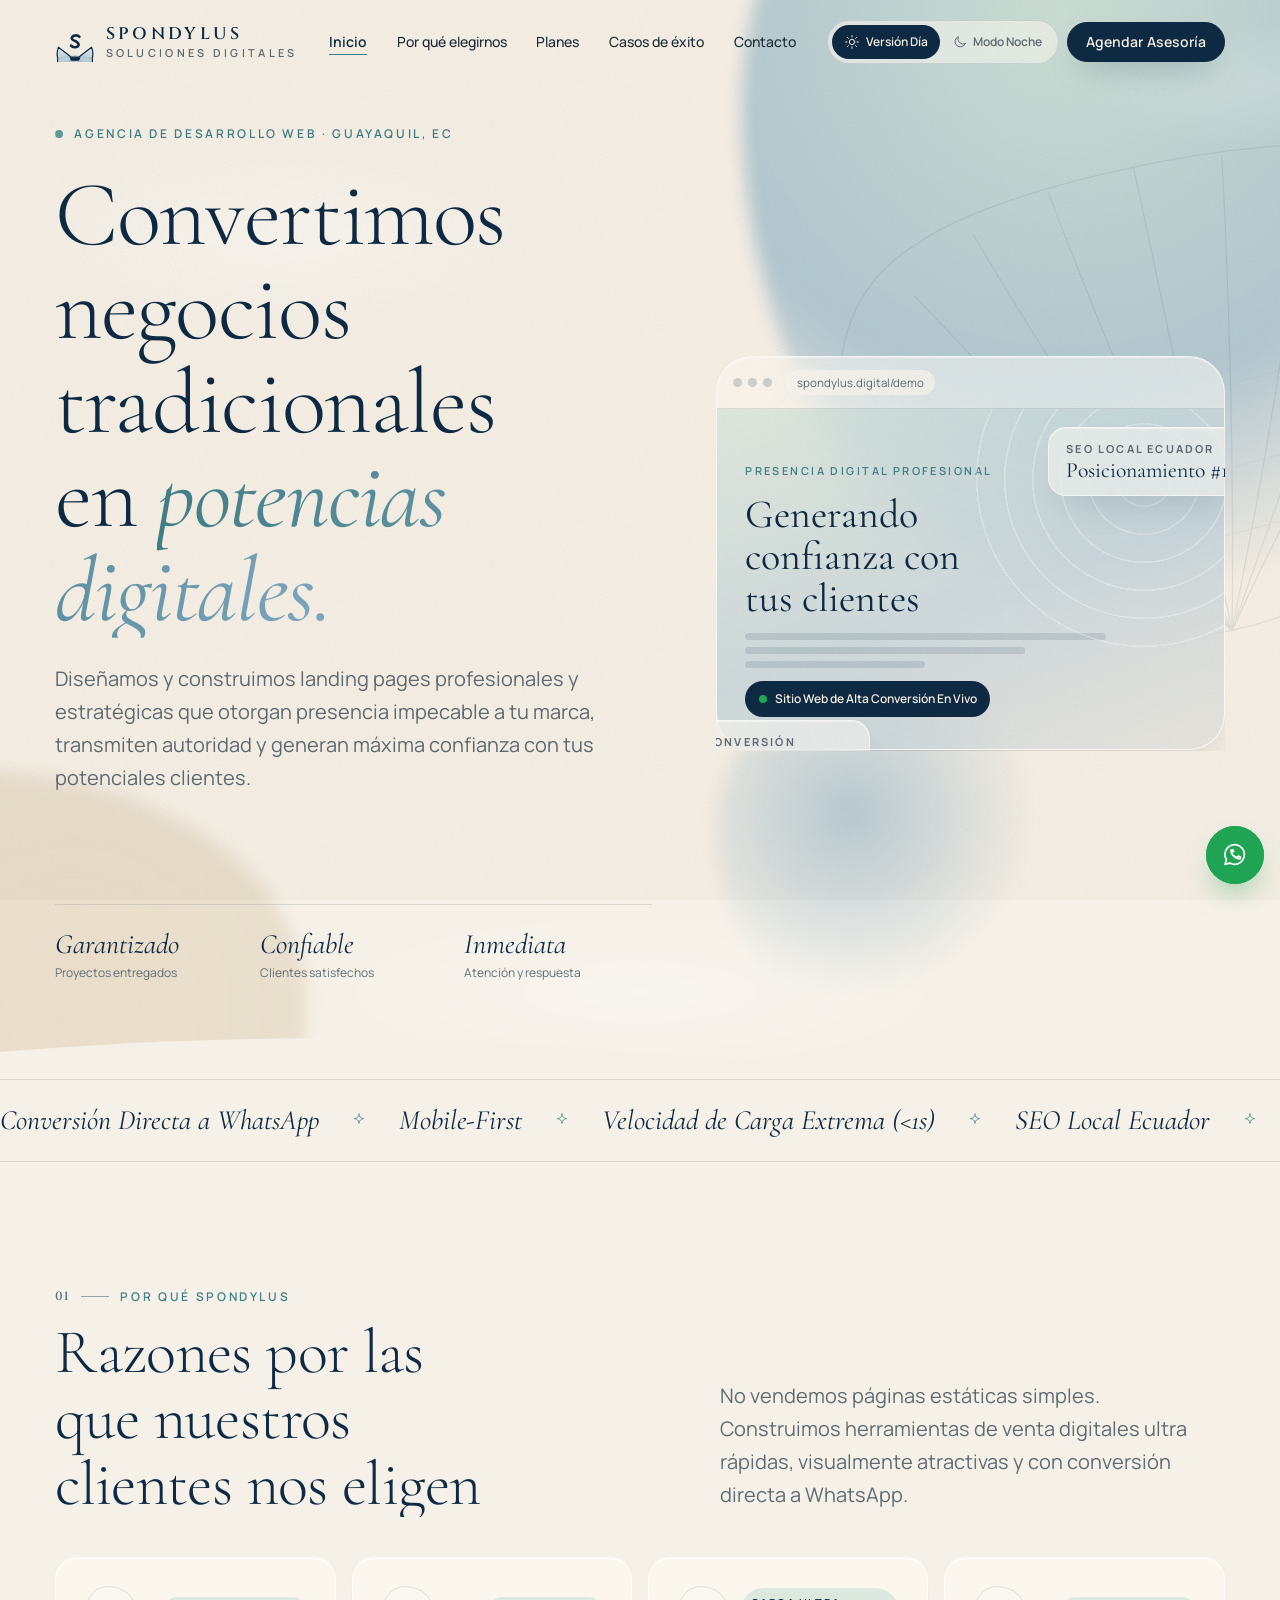
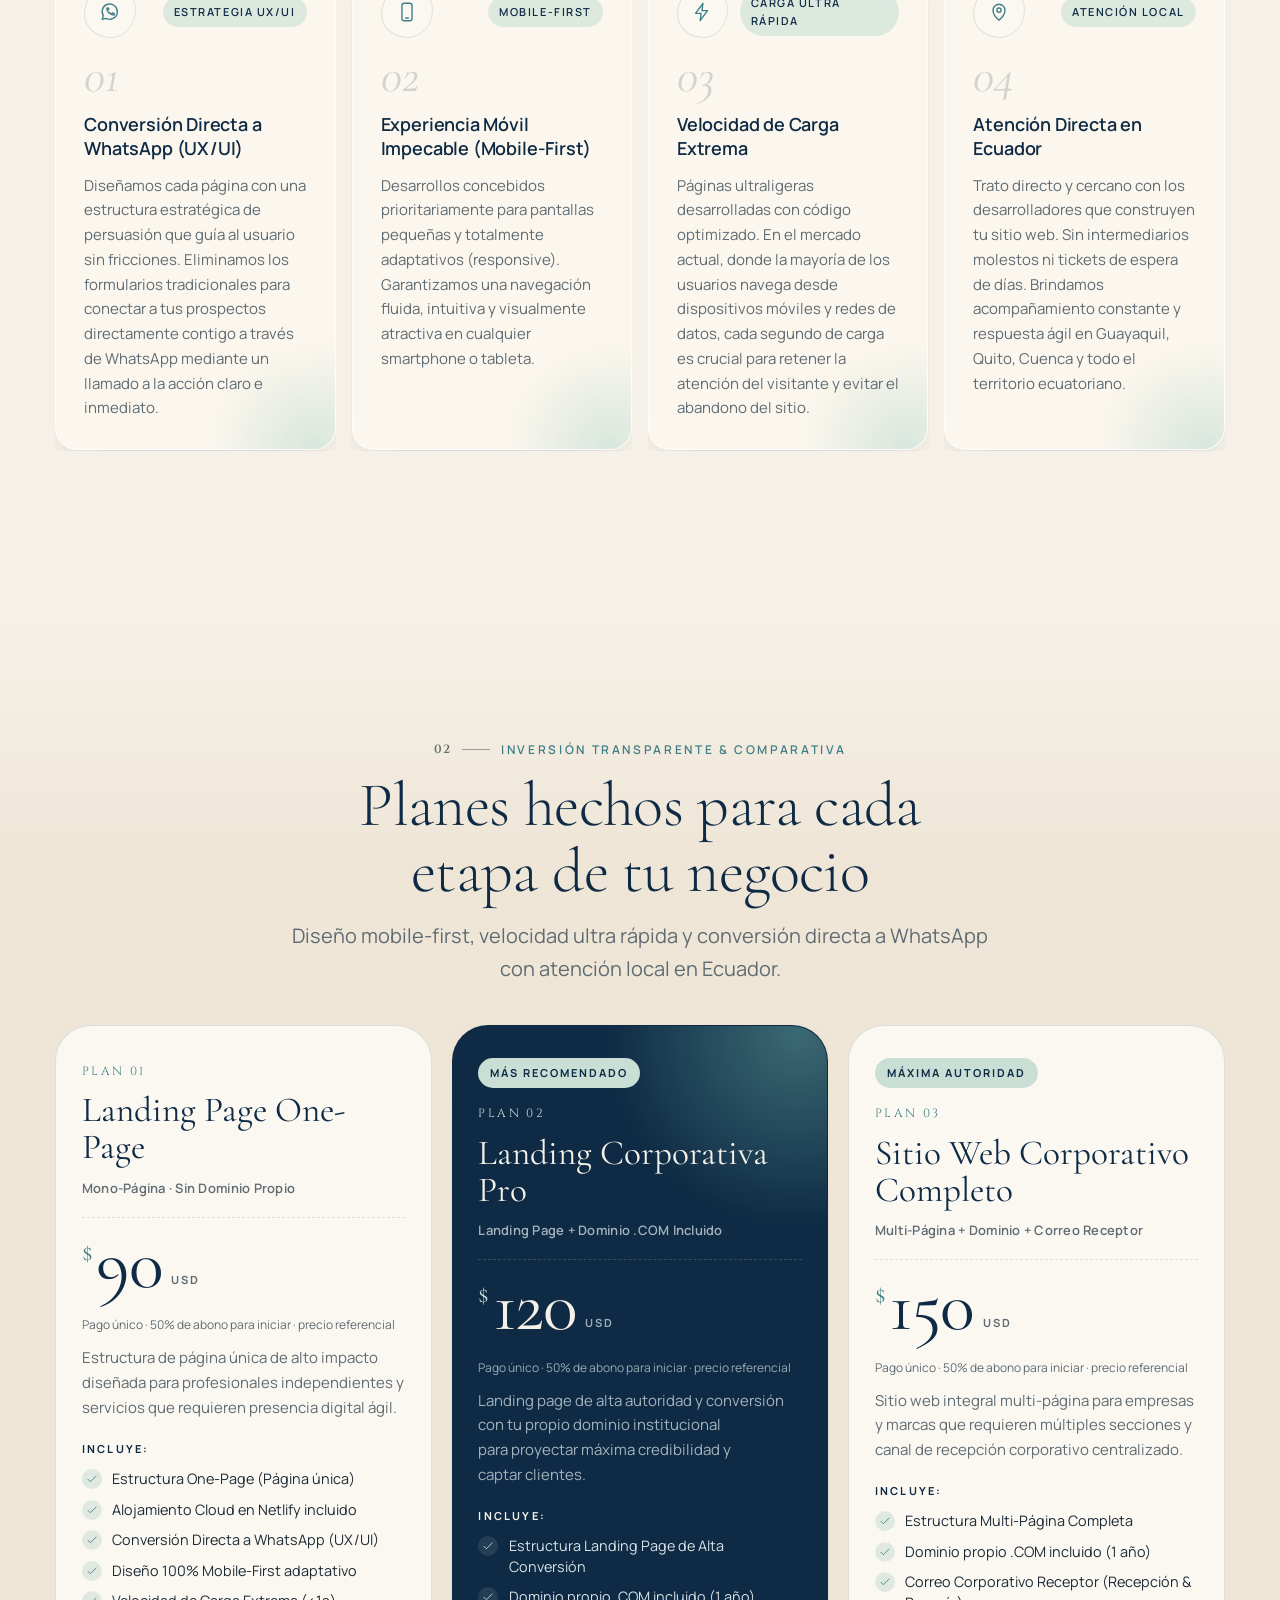
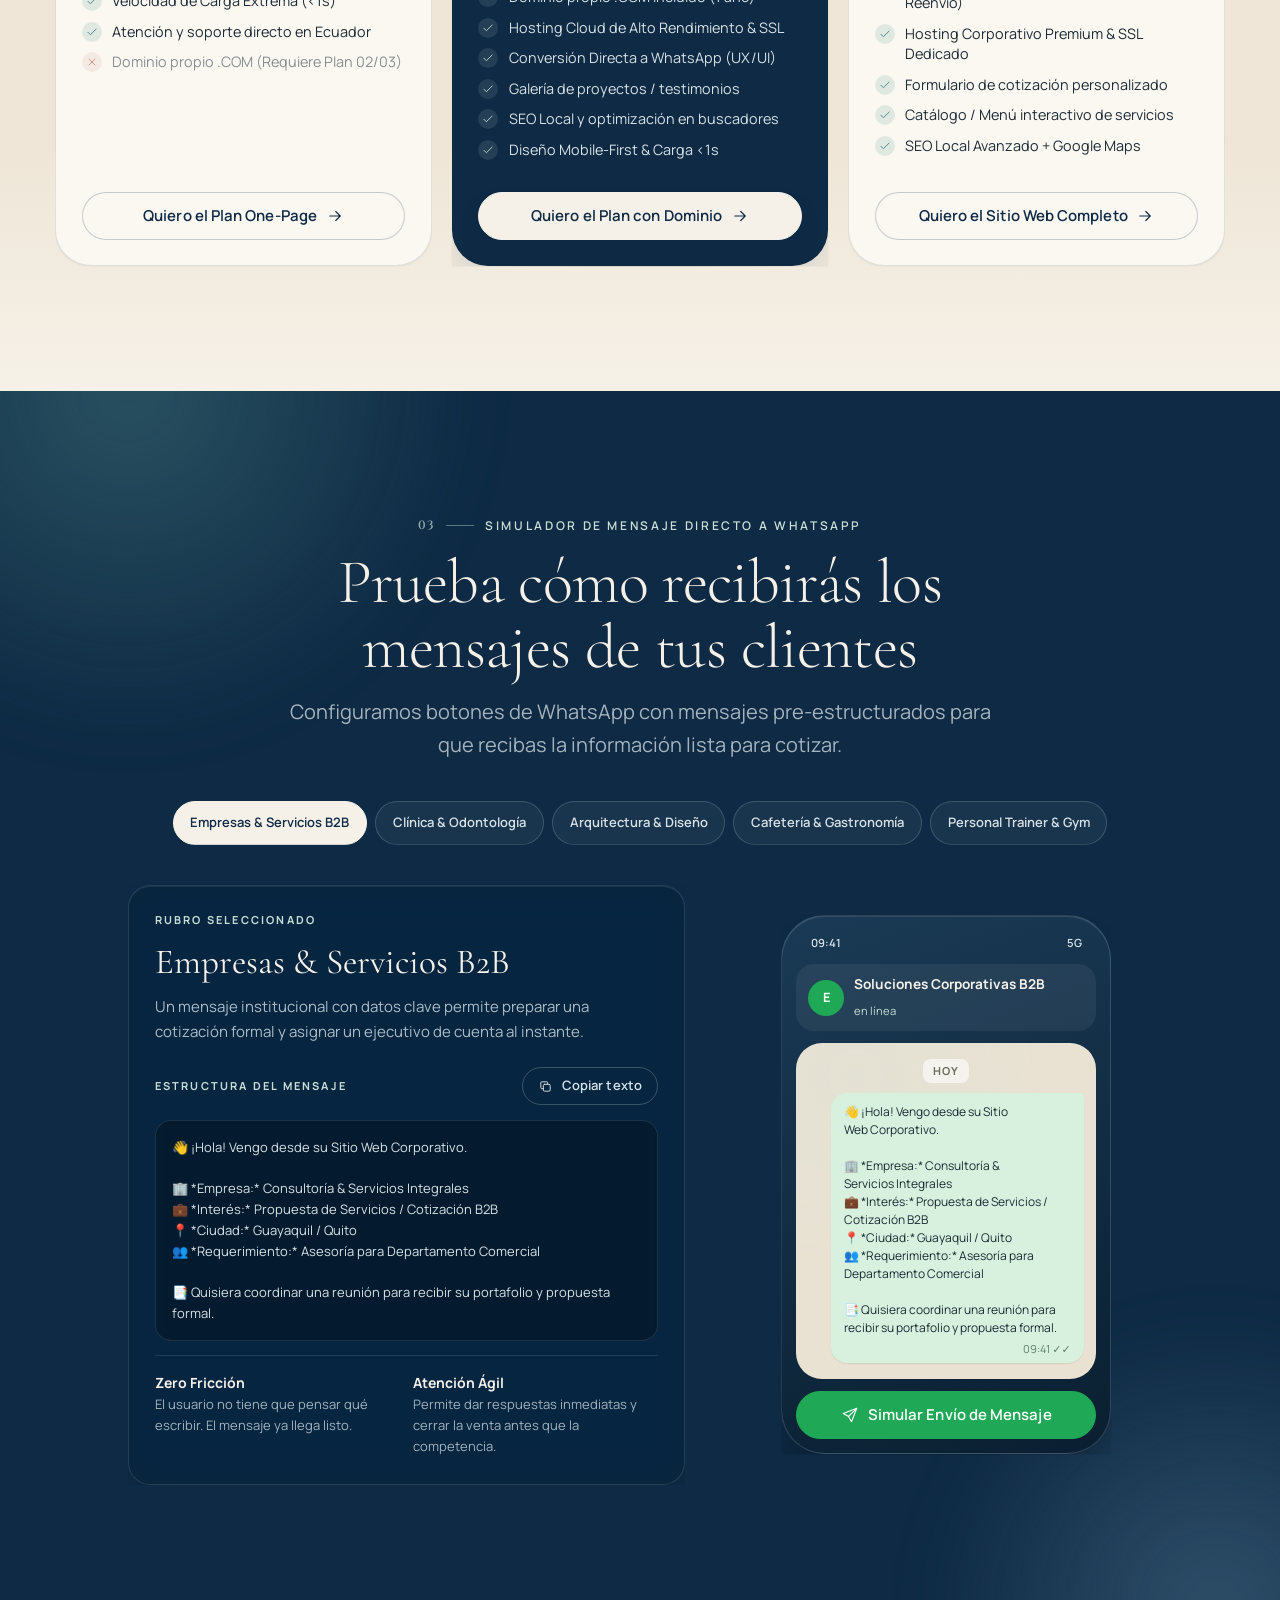
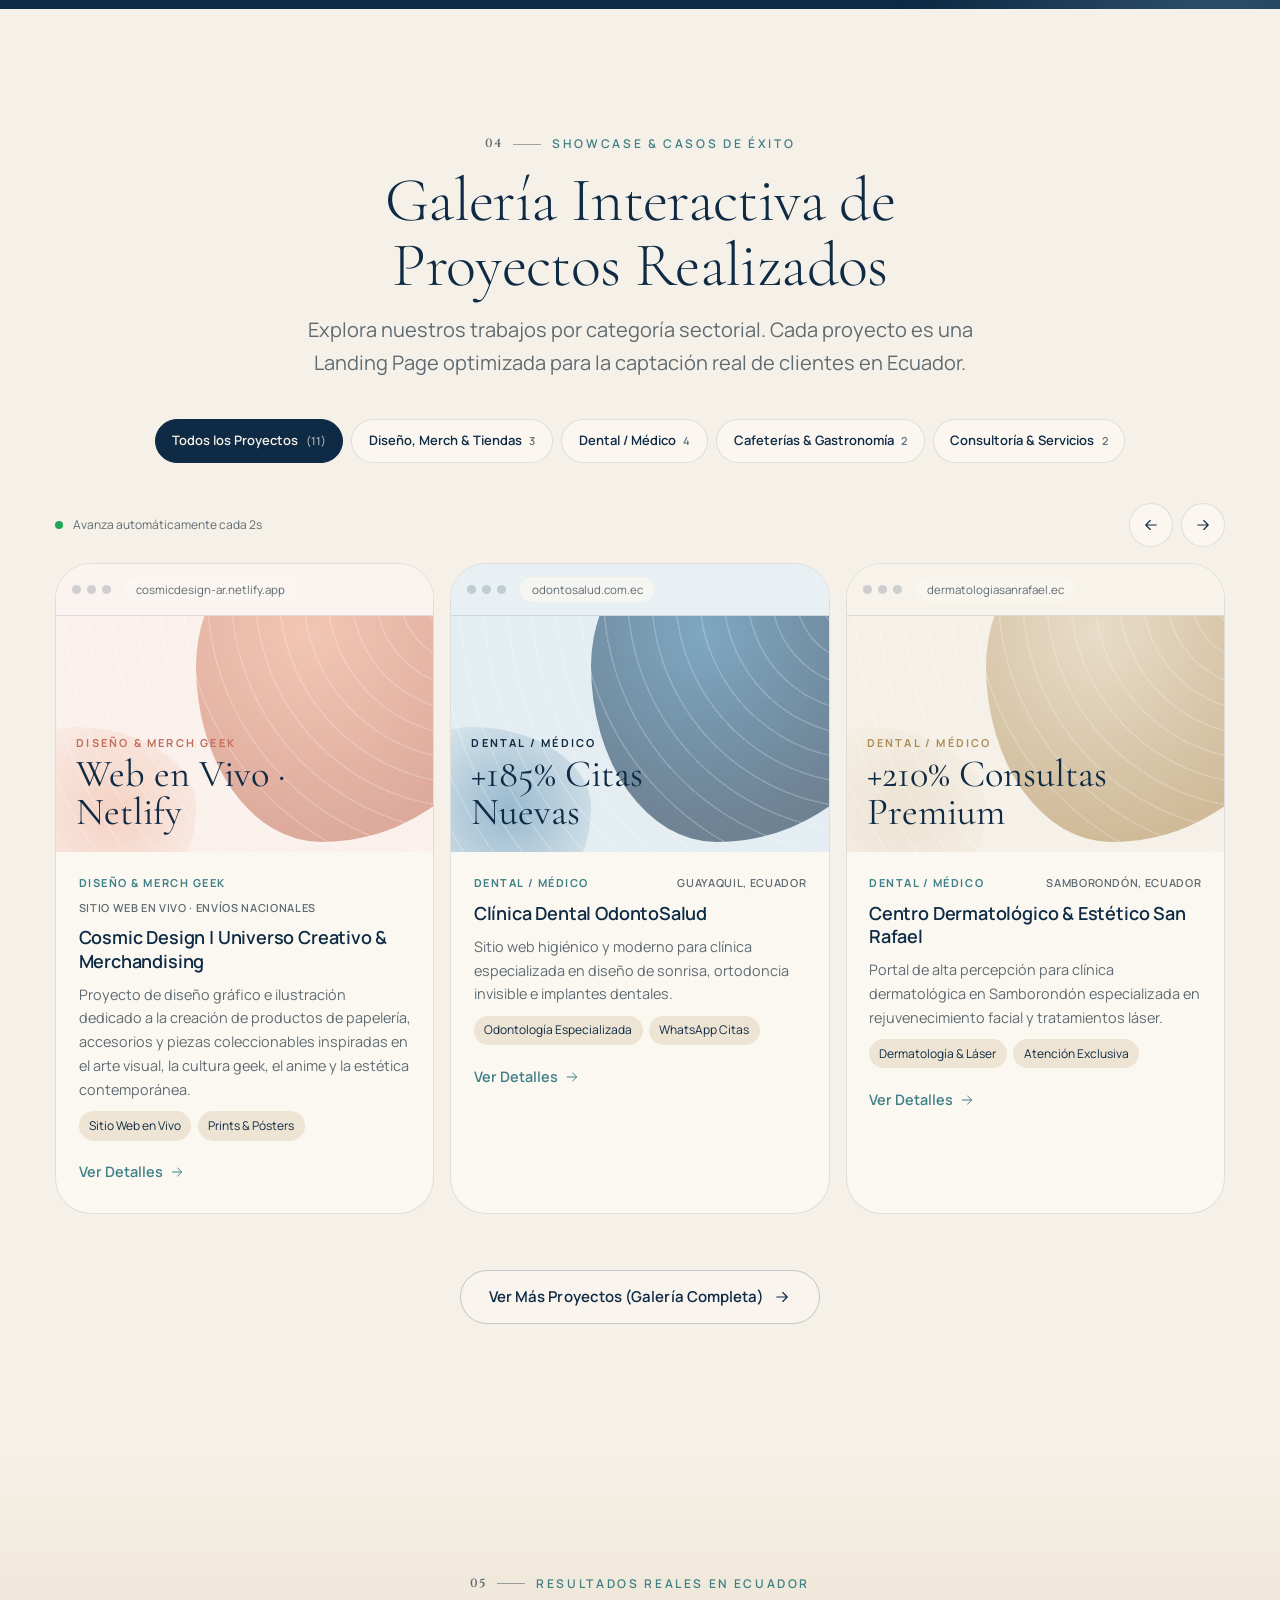
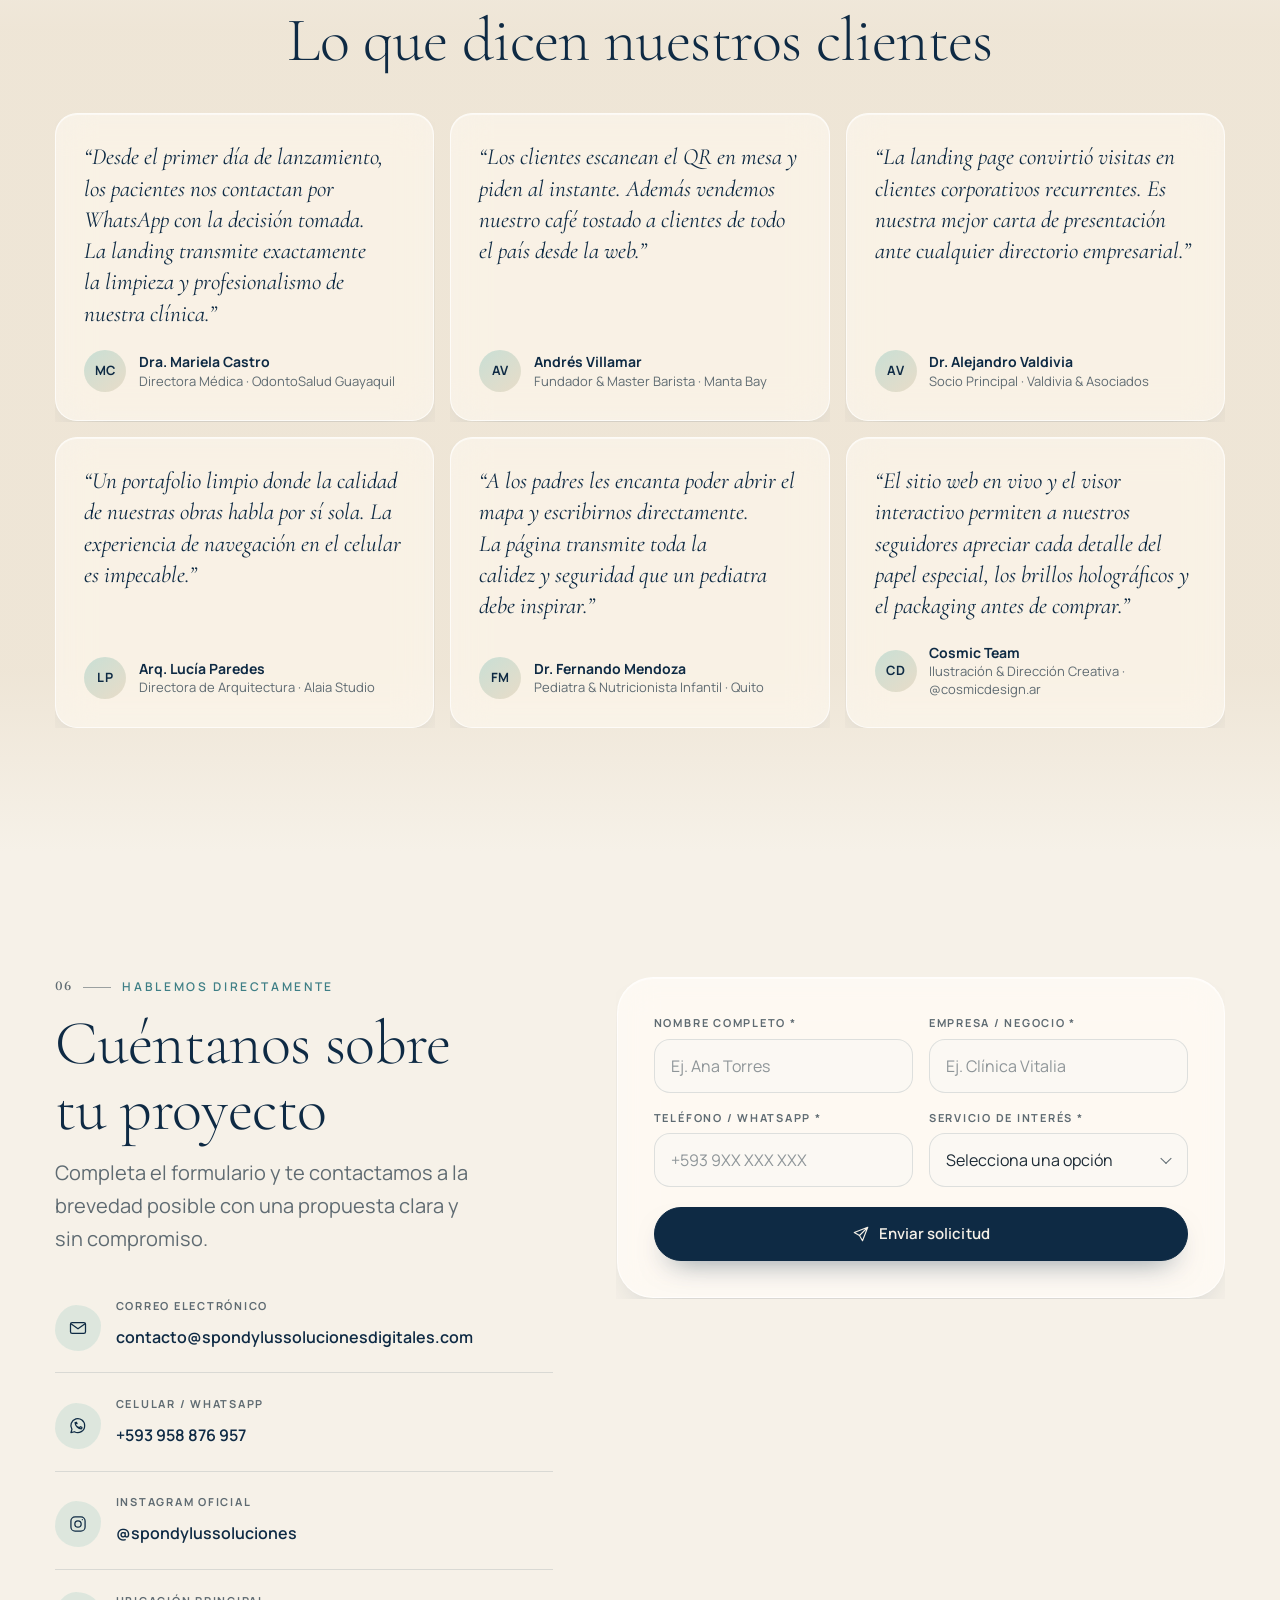
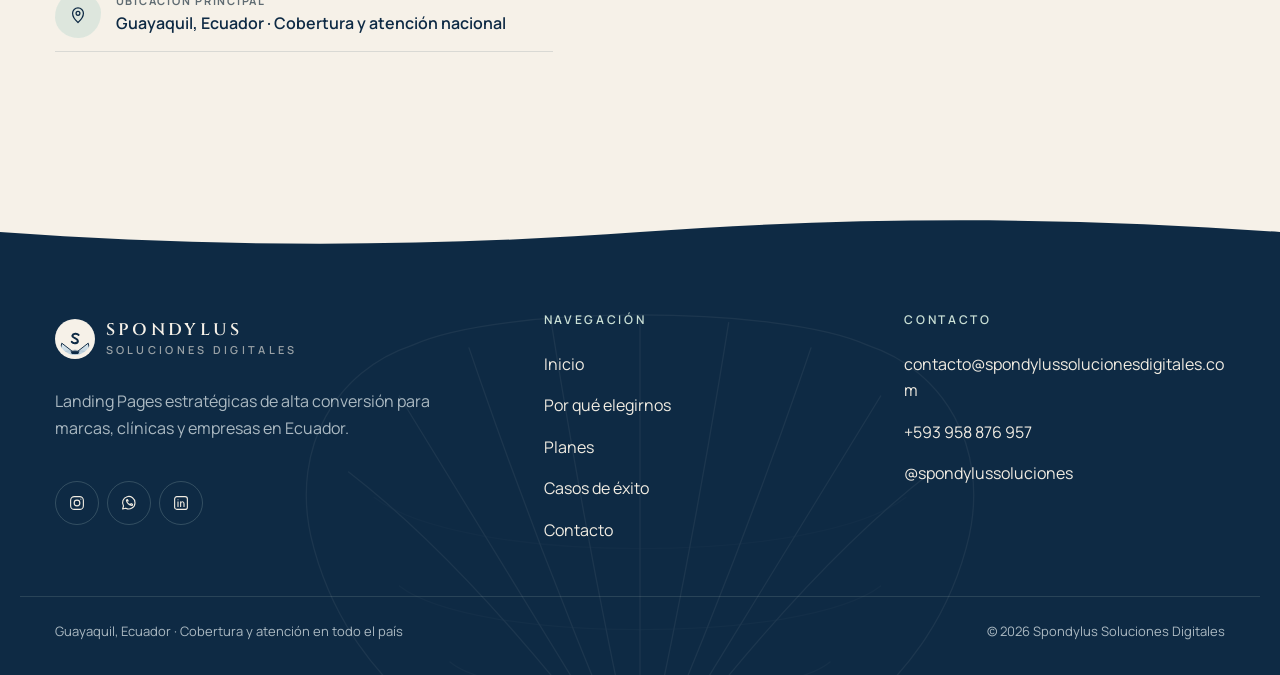
<file: index.html>
<!doctype html>
<html lang="es" class="no-js" data-base="./" data-theme="light">
<head>
<meta charset="utf-8">
<meta name="viewport" content="width=device-width, initial-scale=1, viewport-fit=cover">
<title>Spondylus Soluciones Digitales | Páginas Web &amp; Landing Pages en Ecuador</title>
<meta name="description" content="Diseñamos y construimos landing pages profesionales y estratégicas en Guayaquil y todo Ecuador: mobile-first, carga ultra rápida y conversión directa a WhatsApp.">
<meta name="theme-color" content="#F6F1E8">
<link rel="canonical" href="https://spondylussolucionesdigitales.com/">
<meta property="og:type" content="website">
<meta property="og:title" content="Spondylus Soluciones Digitales | Páginas Web &amp; Landing Pages en Ecuador">
<meta property="og:description" content="Diseñamos y construimos landing pages profesionales y estratégicas en Guayaquil y todo Ecuador: mobile-first, carga ultra rápida y conversión directa a WhatsApp.">
<meta property="og:url" content="https://spondylussolucionesdigitales.com/">
<meta property="og:image" content="https://spondylussolucionesdigitales.com/assets/images/og-image.jpg">
<meta property="og:locale" content="es_EC">
<meta name="twitter:card" content="summary_large_image">
<link rel="icon" href="./assets/icons/favicon.svg" type="image/svg+xml">
<link rel="preconnect" href="https://fonts.googleapis.com">
<link rel="preconnect" href="https://fonts.gstatic.com" crossorigin>
<link rel="stylesheet" href="https://fonts.googleapis.com/css2?family=Cormorant+Garamond:ital,wght@0,300;0,400;0,500;1,300;1,400&family=Manrope:wght@400;500;600;700&family=Cinzel:wght@500;600&display=swap">
<script>(function(d){d.classList.replace("no-js","js");try{var t=localStorage.getItem("spd-theme");if(t)d.dataset.theme=t;}catch(_){}})(document.documentElement);</script>
<link rel="stylesheet" href="./css/variables.css">
<link rel="stylesheet" href="./css/reset.css">
<link rel="stylesheet" href="./css/base.css">
<link rel="stylesheet" href="./css/components.css">
<link rel="stylesheet" href="./css/responsive.css">
<link rel="stylesheet" href="./css/motion.css">
<script type="application/ld+json">{"@context": "https://schema.org", "@type": "ProfessionalService", "name": "Spondylus Soluciones Digitales", "url": "https://spondylussolucionesdigitales.com/", "email": "contacto@spondylussolucionesdigitales.com", "telephone": "+593 958 876 957", "address": {"@type": "PostalAddress", "addressLocality": "Guayaquil", "addressCountry": "EC"}, "areaServed": "EC", "sameAs": ["https://www.instagram.com/spondylussoluciones/"]}</script>
</head>
<body>
<a class="skip-link" href="#main">Saltar al contenido</a>
<div class="grain" aria-hidden="true"></div>
<header class="site-header" data-header data-nav-breakpoint="1024">
  <div class="container site-header__inner">
    <a class="brand" href="./index.html" aria-label="Spondylus Soluciones Digitales — Inicio">
      <img class="brand__mark" data-asset="logo" src="./assets/images/logo.svg" alt="" width="44" height="44" decoding="async">
      <span class="brand__text"><span class="brand__name">Spondylus</span><span class="brand__sub">Soluciones Digitales</span></span>
    </a>
    <nav class="nav" aria-label="Principal">
      <ul class="nav__list" id="nav-menu" data-nav-menu><li><a href="./index.html" aria-current="page">Inicio</a></li><li><a href="./pages/nosotros.html">Por qué elegirnos</a></li><li><a href="./pages/planes.html">Planes</a></li><li><a href="./pages/casos.html">Casos de éxito</a></li><li><a href="./pages/contacto.html">Contacto</a></li>
        <li class="nav__cta-m"><a class="btn btn--primary" href="https://wa.me/593958876957" target="_blank" rel="noopener"><svg class="ico" viewBox="0 0 24 24" fill="none" stroke="currentColor" stroke-width="1.5" stroke-linecap="round" stroke-linejoin="round" aria-hidden="true"><path d="M20 11.6a8.3 8.3 0 0 1-12.3 7.3L3.5 20l1.2-4A8.3 8.3 0 1 1 20 11.6Z"/><path d="M8.6 8.4c.3 2.6 2.5 5 5.2 5.6l1.1-1.1 1.8.8-.3 1.6c-3.9.3-7.8-3.4-7.9-7.4l1.6-.4.8 1.7Z"/></svg> WhatsApp Directo</a></li>
      </ul>
    </nav>
    <div class="site-header__tools">
      <button class="theme-toggle" type="button" data-theme-toggle aria-label="Cambiar a Modo Noche">
        <span class="theme-toggle__opt theme-toggle__opt--day"><svg class="ico" viewBox="0 0 24 24" fill="none" stroke="currentColor" stroke-width="1.5" stroke-linecap="round" stroke-linejoin="round" aria-hidden="true"><circle cx="12" cy="12" r="4"/><path d="M12 2.5v2M12 19.5v2M2.5 12h2M19.5 12h2M5.3 5.3l1.4 1.4M17.3 17.3l1.4 1.4M5.3 18.7l1.4-1.4M17.3 6.7l1.4-1.4"/></svg><span>Versión Día</span></span>
        <span class="theme-toggle__opt theme-toggle__opt--night"><svg class="ico" viewBox="0 0 24 24" fill="none" stroke="currentColor" stroke-width="1.5" stroke-linecap="round" stroke-linejoin="round" aria-hidden="true"><path d="M20 14.5A8 8 0 0 1 9.5 4a8 8 0 1 0 10.5 10.5Z"/></svg><span>Modo Noche</span></span>
      </button>
      <a class="btn btn--primary btn--sm site-header__cta" href="./pages/contacto.html">Agendar Asesoría</a>
      <button class="nav-toggle" type="button" data-nav-toggle aria-controls="nav-menu" aria-expanded="false" aria-label="Abrir menú" data-label-open="Abrir menú" data-label-close="Cerrar menú"><span></span><span></span></button>
    </div>
  </div>
</header>
<main id="main">
<section class="hero" aria-labelledby="hero-title">
  <div class="hero__water" aria-hidden="true"><span class="orb orb--1"></span><span class="orb orb--2"></span><span class="orb orb--3"></span><span class="caustics"></span></div>
  <svg class="shell-lines" viewBox="0 0 600 420" fill="none" aria-hidden="true">
  <g stroke="currentColor" stroke-width="1" stroke-linecap="round">
    <path d="M300 400C190 400 70 330 40 200 25 130 60 70 120 50" />
    <path d="M300 400C410 400 530 330 560 200 575 130 540 70 480 50" />
    <path d="M120 50C190 18 410 18 480 50" />
    <path d="M300 400 Q 173.5 230 70 150" /><path d="M300 400 Q 195.5 230 110 90" /><path d="M300 400 Q 225.75 230 165 52" /><path d="M300 400 Q 261.5 230 230 32" /><path d="M300 400 Q 300.0 230 300 26" /><path d="M300 400 Q 338.5 230 370 32" /><path d="M300 400 Q 374.25 230 435 52" /><path d="M300 400 Q 404.5 230 490 90" /><path d="M300 400 Q 426.5 230 530 150" />
    <path d="M150 300c40 34 260 34 300 0" opacity=".5"/><path d="M110 240c60 46 320 46 380 0" opacity=".4"/><path d="M90 170c70 54 350 54 420 0" opacity=".3"/>
  </g></svg>
  <div class="container hero__grid">
    <div class="hero__copy">
      <p class="eyebrow" data-reveal="fade-up"><span class="eyebrow__dot"></span>Agencia de Desarrollo Web · Guayaquil, EC</p>
      <h1 id="hero-title" class="h-display" data-reveal="fade-up">Convertimos negocios tradicionales en <em>potencias digitales.</em></h1>
      <p class="lead" data-reveal="fade-up">Diseñamos y construimos landing pages profesionales y estratégicas que otorgan presencia impecable a tu marca, transmiten autoridad y generan máxima confianza con tus potenciales clientes.</p>
      <div class="btn-row" data-reveal="fade-up">
        <a class="btn btn--primary btn--lg" href="pages/planes.html">Ver Planes <svg class="ico" viewBox="0 0 24 24" fill="none" stroke="currentColor" stroke-width="1.5" stroke-linecap="round" stroke-linejoin="round" aria-hidden="true"><path d="M5 12h14M13 6l6 6-6 6"/></svg></a>
        <a class="btn btn--ghost btn--lg" href="pages/contacto.html">Agendar Asesoría</a>
      </div>
      <dl class="hero__stats" data-reveal-group="fade-up" data-stagger="90">
        <div><dt>Garantizado</dt><dd>Proyectos entregados</dd></div>
        <div><dt>Confiable</dt><dd>Clientes satisfechos</dd></div>
        <div><dt>Inmediata</dt><dd>Atención y respuesta</dd></div>
      </dl>
    </div>
    <div class="hero__visual" data-reveal="scale">
      <div class="device glass" data-tilt>
        <div class="device__bar"><span></span><span></span><span></span><em>spondylus.digital/demo</em></div>
        <div class="device__screen">
          <span class="device__ripple" aria-hidden="true"></span>
          <p class="device__kicker">Presencia Digital Profesional</p>
          <p class="device__title">Generando confianza con tus clientes</p>
          <div class="device__lines" aria-hidden="true"><span></span><span></span><span></span></div>
          <p class="device__live"><span class="pulse"></span>Sitio Web de Alta Conversión En Vivo</p>
        </div>
      </div>
      <div class="float-chip float-chip--a glass"><p class="float-chip__k">Conversión</p><p class="float-chip__v">+150% incremento</p></div>
      <div class="float-chip float-chip--b glass"><p class="float-chip__k">SEO Local Ecuador</p><p class="float-chip__v">Posicionamiento #1</p></div>
    </div>
  </div>
  <div class="tide tide--hero" aria-hidden="true"><svg viewBox="0 0 1440 80" preserveAspectRatio="none"><path d="M0 40c120-26 240-26 360 0s240 26 360 0 240-26 360 0 240 26 360 0v40H0Z"/></svg></div>
</section>
<div class="marquee" aria-hidden="true"><div class="marquee__track"><span>Conversión Directa a WhatsApp</span><span class="marquee__dot" aria-hidden="true"><svg class="ico" viewBox="0 0 24 24" fill="none" stroke="currentColor" stroke-width="1.5" stroke-linecap="round" stroke-linejoin="round" aria-hidden="true"><path d="M12 3c.6 4.6 2.4 6.4 7 7-4.6.6-6.4 2.4-7 7-.6-4.6-2.4-6.4-7-7 4.6-.6 6.4-2.4 7-7Z"/></svg></span><span>Mobile-First</span><span class="marquee__dot" aria-hidden="true"><svg class="ico" viewBox="0 0 24 24" fill="none" stroke="currentColor" stroke-width="1.5" stroke-linecap="round" stroke-linejoin="round" aria-hidden="true"><path d="M12 3c.6 4.6 2.4 6.4 7 7-4.6.6-6.4 2.4-7 7-.6-4.6-2.4-6.4-7-7 4.6-.6 6.4-2.4 7-7Z"/></svg></span><span>Velocidad de Carga Extrema (&lt;1s)</span><span class="marquee__dot" aria-hidden="true"><svg class="ico" viewBox="0 0 24 24" fill="none" stroke="currentColor" stroke-width="1.5" stroke-linecap="round" stroke-linejoin="round" aria-hidden="true"><path d="M12 3c.6 4.6 2.4 6.4 7 7-4.6.6-6.4 2.4-7 7-.6-4.6-2.4-6.4-7-7 4.6-.6 6.4-2.4 7-7Z"/></svg></span><span>SEO Local Ecuador</span><span class="marquee__dot" aria-hidden="true"><svg class="ico" viewBox="0 0 24 24" fill="none" stroke="currentColor" stroke-width="1.5" stroke-linecap="round" stroke-linejoin="round" aria-hidden="true"><path d="M12 3c.6 4.6 2.4 6.4 7 7-4.6.6-6.4 2.4-7 7-.6-4.6-2.4-6.4-7-7 4.6-.6 6.4-2.4 7-7Z"/></svg></span><span>Atención Directa en Ecuador</span><span class="marquee__dot" aria-hidden="true"><svg class="ico" viewBox="0 0 24 24" fill="none" stroke="currentColor" stroke-width="1.5" stroke-linecap="round" stroke-linejoin="round" aria-hidden="true"><path d="M12 3c.6 4.6 2.4 6.4 7 7-4.6.6-6.4 2.4-7 7-.6-4.6-2.4-6.4-7-7 4.6-.6 6.4-2.4 7-7Z"/></svg></span><span>Hosting Cloud &amp; SSL</span><span class="marquee__dot" aria-hidden="true"><svg class="ico" viewBox="0 0 24 24" fill="none" stroke="currentColor" stroke-width="1.5" stroke-linecap="round" stroke-linejoin="round" aria-hidden="true"><path d="M12 3c.6 4.6 2.4 6.4 7 7-4.6.6-6.4 2.4-7 7-.6-4.6-2.4-6.4-7-7 4.6-.6 6.4-2.4 7-7Z"/></svg></span><span>Conversión Directa a WhatsApp</span><span class="marquee__dot" aria-hidden="true"><svg class="ico" viewBox="0 0 24 24" fill="none" stroke="currentColor" stroke-width="1.5" stroke-linecap="round" stroke-linejoin="round" aria-hidden="true"><path d="M12 3c.6 4.6 2.4 6.4 7 7-4.6.6-6.4 2.4-7 7-.6-4.6-2.4-6.4-7-7 4.6-.6 6.4-2.4 7-7Z"/></svg></span><span>Mobile-First</span><span class="marquee__dot" aria-hidden="true"><svg class="ico" viewBox="0 0 24 24" fill="none" stroke="currentColor" stroke-width="1.5" stroke-linecap="round" stroke-linejoin="round" aria-hidden="true"><path d="M12 3c.6 4.6 2.4 6.4 7 7-4.6.6-6.4 2.4-7 7-.6-4.6-2.4-6.4-7-7 4.6-.6 6.4-2.4 7-7Z"/></svg></span><span>Velocidad de Carga Extrema (&lt;1s)</span><span class="marquee__dot" aria-hidden="true"><svg class="ico" viewBox="0 0 24 24" fill="none" stroke="currentColor" stroke-width="1.5" stroke-linecap="round" stroke-linejoin="round" aria-hidden="true"><path d="M12 3c.6 4.6 2.4 6.4 7 7-4.6.6-6.4 2.4-7 7-.6-4.6-2.4-6.4-7-7 4.6-.6 6.4-2.4 7-7Z"/></svg></span><span>SEO Local Ecuador</span><span class="marquee__dot" aria-hidden="true"><svg class="ico" viewBox="0 0 24 24" fill="none" stroke="currentColor" stroke-width="1.5" stroke-linecap="round" stroke-linejoin="round" aria-hidden="true"><path d="M12 3c.6 4.6 2.4 6.4 7 7-4.6.6-6.4 2.4-7 7-.6-4.6-2.4-6.4-7-7 4.6-.6 6.4-2.4 7-7Z"/></svg></span><span>Atención Directa en Ecuador</span><span class="marquee__dot" aria-hidden="true"><svg class="ico" viewBox="0 0 24 24" fill="none" stroke="currentColor" stroke-width="1.5" stroke-linecap="round" stroke-linejoin="round" aria-hidden="true"><path d="M12 3c.6 4.6 2.4 6.4 7 7-4.6.6-6.4 2.4-7 7-.6-4.6-2.4-6.4-7-7 4.6-.6 6.4-2.4 7-7Z"/></svg></span><span>Hosting Cloud &amp; SSL</span><span class="marquee__dot" aria-hidden="true"><svg class="ico" viewBox="0 0 24 24" fill="none" stroke="currentColor" stroke-width="1.5" stroke-linecap="round" stroke-linejoin="round" aria-hidden="true"><path d="M12 3c.6 4.6 2.4 6.4 7 7-4.6.6-6.4 2.4-7 7-.6-4.6-2.4-6.4-7-7 4.6-.6 6.4-2.4 7-7Z"/></svg></span></div></div>

<section class="section" id="nosotros" aria-labelledby="why-title">
  <div class="container">
    <div class="split-head">
      <header class="section-head" data-reveal="fade-up">
  <p class="eyebrow"><span class="eyebrow__num">01</span>Por qué Spondylus</p>
  <h2 id="why-title" class="h-section">Razones por las que nuestros clientes nos eligen</h2>
  
</header>
      <p class="lead split-head__lead" data-reveal="fade-up">No vendemos páginas estáticas simples. Construimos herramientas de venta digitales ultra rápidas, visualmente atractivas y con conversión directa a WhatsApp.</p>
    </div>
    <div class="pillars" data-reveal-group="fade-up" data-stagger="90"><article class="pillar glass">
  <div class="pillar__top"><span class="pillar__icon"><svg class="ico" viewBox="0 0 24 24" fill="none" stroke="currentColor" stroke-width="1.5" stroke-linecap="round" stroke-linejoin="round" aria-hidden="true"><path d="M20 11.6a8.3 8.3 0 0 1-12.3 7.3L3.5 20l1.2-4A8.3 8.3 0 1 1 20 11.6Z"/><path d="M8.6 8.4c.3 2.6 2.5 5 5.2 5.6l1.1-1.1 1.8.8-.3 1.6c-3.9.3-7.8-3.4-7.9-7.4l1.6-.4.8 1.7Z"/></svg></span><span class="tag">Estrategia UX/UI</span></div>
  <span class="pillar__num">01</span>
  <h3 class="h-card">Conversión Directa a WhatsApp (UX/UI)</h3>
  <p>Diseñamos cada página con una estructura estratégica de persuasión que guía al usuario sin fricciones. Eliminamos los formularios tradicionales para conectar a tus prospectos directamente contigo a través de WhatsApp mediante un llamado a la acción claro e inmediato.</p>
  
</article><article class="pillar glass">
  <div class="pillar__top"><span class="pillar__icon"><svg class="ico" viewBox="0 0 24 24" fill="none" stroke="currentColor" stroke-width="1.5" stroke-linecap="round" stroke-linejoin="round" aria-hidden="true"><rect x="6.5" y="2.5" width="11" height="19" rx="2.5"/><path d="M10.5 18.5h3"/></svg></span><span class="tag">Mobile-First</span></div>
  <span class="pillar__num">02</span>
  <h3 class="h-card">Experiencia Móvil Impecable (Mobile-First)</h3>
  <p>Desarrollos concebidos prioritariamente para pantallas pequeñas y totalmente adaptativos (responsive). Garantizamos una navegación fluida, intuitiva y visualmente atractiva en cualquier smartphone o tableta.</p>
  
</article><article class="pillar glass">
  <div class="pillar__top"><span class="pillar__icon"><svg class="ico" viewBox="0 0 24 24" fill="none" stroke="currentColor" stroke-width="1.5" stroke-linecap="round" stroke-linejoin="round" aria-hidden="true"><path d="M13 2.5 5 13.5h6l-1 8 8-11h-6l1-8Z"/></svg></span><span class="tag">Carga Ultra Rápida</span></div>
  <span class="pillar__num">03</span>
  <h3 class="h-card">Velocidad de Carga Extrema</h3>
  <p>Páginas ultraligeras desarrolladas con código optimizado. En el mercado actual, donde la mayoría de los usuarios navega desde dispositivos móviles y redes de datos, cada segundo de carga es crucial para retener la atención del visitante y evitar el abandono del sitio.</p>
  
</article><article class="pillar glass">
  <div class="pillar__top"><span class="pillar__icon"><svg class="ico" viewBox="0 0 24 24" fill="none" stroke="currentColor" stroke-width="1.5" stroke-linecap="round" stroke-linejoin="round" aria-hidden="true"><path d="M12 21s-6.5-5.6-6.5-11a6.5 6.5 0 0 1 13 0c0 5.4-6.5 11-6.5 11Z"/><circle cx="12" cy="10" r="2.3"/></svg></span><span class="tag">Atención Local</span></div>
  <span class="pillar__num">04</span>
  <h3 class="h-card">Atención Directa en Ecuador</h3>
  <p>Trato directo y cercano con los desarrolladores que construyen tu sitio web. Sin intermediarios molestos ni tickets de espera de días. Brindamos acompañamiento constante y respuesta ágil en Guayaquil, Quito, Cuenca y todo el territorio ecuatoriano.</p>
  
</article></div>
  </div>
</section>

<section class="section section--sand" id="planes" aria-labelledby="plans-title">
  <div class="container">
    <header class="section-head section-head--center" data-reveal="fade-up">
  <p class="eyebrow"><span class="eyebrow__num">02</span>Inversión Transparente &amp; Comparativa</p>
  <h2 id="plans-title" class="h-section">Planes hechos para cada etapa de tu negocio</h2>
  <p class="lead">Diseño mobile-first, velocidad ultra rápida y conversión directa a WhatsApp con atención local en Ecuador.</p>
</header>
    <div class="plans" data-cms-plans data-reveal-group="fade-up" data-stagger="110"><article class="plan">
  
  <p class="plan__num">PLAN 01</p>
  <h3 class="plan__title">Landing Page One-Page</h3>
  <p class="plan__sub">Mono-Página · Sin Dominio Propio</p>
  <div class="plan__price"><span class="plan__currency">$</span><b>90</b><span class="plan__unit">USD</span></div><p class="plan__note">Pago único · 50% de abono para iniciar · precio referencial</p>
  <p class="plan__desc">Estructura de página única de alto impacto diseñada para profesionales independientes y servicios que requieren presencia digital ágil.</p>
  <p class="plan__label">Incluye:</p>
  <ul class="checklist"><li><svg class="ico" viewBox="0 0 24 24" fill="none" stroke="currentColor" stroke-width="1.5" stroke-linecap="round" stroke-linejoin="round" aria-hidden="true"><path d="m5 12.5 4.2 4.2L19 7"/></svg><span>Estructura One-Page (Página única)</span></li><li><svg class="ico" viewBox="0 0 24 24" fill="none" stroke="currentColor" stroke-width="1.5" stroke-linecap="round" stroke-linejoin="round" aria-hidden="true"><path d="m5 12.5 4.2 4.2L19 7"/></svg><span>Alojamiento Cloud en Netlify incluido</span></li><li><svg class="ico" viewBox="0 0 24 24" fill="none" stroke="currentColor" stroke-width="1.5" stroke-linecap="round" stroke-linejoin="round" aria-hidden="true"><path d="m5 12.5 4.2 4.2L19 7"/></svg><span>Conversión Directa a WhatsApp (UX/UI)</span></li><li><svg class="ico" viewBox="0 0 24 24" fill="none" stroke="currentColor" stroke-width="1.5" stroke-linecap="round" stroke-linejoin="round" aria-hidden="true"><path d="m5 12.5 4.2 4.2L19 7"/></svg><span>Diseño 100% Mobile-First adaptativo</span></li><li><svg class="ico" viewBox="0 0 24 24" fill="none" stroke="currentColor" stroke-width="1.5" stroke-linecap="round" stroke-linejoin="round" aria-hidden="true"><path d="m5 12.5 4.2 4.2L19 7"/></svg><span>Velocidad de Carga Extrema (&lt;1s)</span></li><li><svg class="ico" viewBox="0 0 24 24" fill="none" stroke="currentColor" stroke-width="1.5" stroke-linecap="round" stroke-linejoin="round" aria-hidden="true"><path d="m5 12.5 4.2 4.2L19 7"/></svg><span>Atención y soporte directo en Ecuador</span></li><li class="is-off"><svg class="ico" viewBox="0 0 24 24" fill="none" stroke="currentColor" stroke-width="1.5" stroke-linecap="round" stroke-linejoin="round" aria-hidden="true"><path d="M7 7l10 10M17 7 7 17"/></svg><span>Dominio propio .COM (Requiere Plan 02/03)</span></li></ul>
  <a class="btn btn--ghost btn--block" href="./pages/contacto.html?plan=Landing%20Page%20One-Page%20%28Sin%20Dominio%29#formulario" data-plan="Landing Page One-Page (Sin Dominio)">Quiero el Plan One-Page <svg class="ico" viewBox="0 0 24 24" fill="none" stroke="currentColor" stroke-width="1.5" stroke-linecap="round" stroke-linejoin="round" aria-hidden="true"><path d="M5 12h14M13 6l6 6-6 6"/></svg></a>
</article><article class="plan plan--featured">
  <span class="plan__badge">MÁS RECOMENDADO</span>
  <p class="plan__num">PLAN 02</p>
  <h3 class="plan__title">Landing Corporativa Pro</h3>
  <p class="plan__sub">Landing Page + Dominio .COM Incluido</p>
  <div class="plan__price"><span class="plan__currency">$</span><b>120</b><span class="plan__unit">USD</span></div><p class="plan__note">Pago único · 50% de abono para iniciar · precio referencial</p>
  <p class="plan__desc">Landing page de alta autoridad y conversión con tu propio dominio institucional para proyectar máxima credibilidad y captar clientes.</p>
  <p class="plan__label">Incluye:</p>
  <ul class="checklist"><li><svg class="ico" viewBox="0 0 24 24" fill="none" stroke="currentColor" stroke-width="1.5" stroke-linecap="round" stroke-linejoin="round" aria-hidden="true"><path d="m5 12.5 4.2 4.2L19 7"/></svg><span>Estructura Landing Page de Alta Conversión</span></li><li><svg class="ico" viewBox="0 0 24 24" fill="none" stroke="currentColor" stroke-width="1.5" stroke-linecap="round" stroke-linejoin="round" aria-hidden="true"><path d="m5 12.5 4.2 4.2L19 7"/></svg><span>Dominio propio .COM incluido (1 año)</span></li><li><svg class="ico" viewBox="0 0 24 24" fill="none" stroke="currentColor" stroke-width="1.5" stroke-linecap="round" stroke-linejoin="round" aria-hidden="true"><path d="m5 12.5 4.2 4.2L19 7"/></svg><span>Hosting Cloud de Alto Rendimiento &amp; SSL</span></li><li><svg class="ico" viewBox="0 0 24 24" fill="none" stroke="currentColor" stroke-width="1.5" stroke-linecap="round" stroke-linejoin="round" aria-hidden="true"><path d="m5 12.5 4.2 4.2L19 7"/></svg><span>Conversión Directa a WhatsApp (UX/UI)</span></li><li><svg class="ico" viewBox="0 0 24 24" fill="none" stroke="currentColor" stroke-width="1.5" stroke-linecap="round" stroke-linejoin="round" aria-hidden="true"><path d="m5 12.5 4.2 4.2L19 7"/></svg><span>Galería de proyectos / testimonios</span></li><li><svg class="ico" viewBox="0 0 24 24" fill="none" stroke="currentColor" stroke-width="1.5" stroke-linecap="round" stroke-linejoin="round" aria-hidden="true"><path d="m5 12.5 4.2 4.2L19 7"/></svg><span>SEO Local y optimización en buscadores</span></li><li><svg class="ico" viewBox="0 0 24 24" fill="none" stroke="currentColor" stroke-width="1.5" stroke-linecap="round" stroke-linejoin="round" aria-hidden="true"><path d="m5 12.5 4.2 4.2L19 7"/></svg><span>Diseño Mobile-First &amp; Carga &lt;1s</span></li></ul>
  <a class="btn btn--primary btn--block" href="./pages/contacto.html?plan=Landing%20Corporativa%20Pro%20%28Con%20Dominio%20.COM%29#formulario" data-plan="Landing Corporativa Pro (Con Dominio .COM)">Quiero el Plan con Dominio <svg class="ico" viewBox="0 0 24 24" fill="none" stroke="currentColor" stroke-width="1.5" stroke-linecap="round" stroke-linejoin="round" aria-hidden="true"><path d="M5 12h14M13 6l6 6-6 6"/></svg></a>
</article><article class="plan">
  <span class="plan__badge">MÁXIMA AUTORIDAD</span>
  <p class="plan__num">PLAN 03</p>
  <h3 class="plan__title">Sitio Web Corporativo Completo</h3>
  <p class="plan__sub">Multi-Página + Dominio + Correo Receptor</p>
  <div class="plan__price"><span class="plan__currency">$</span><b>150</b><span class="plan__unit">USD</span></div><p class="plan__note">Pago único · 50% de abono para iniciar · precio referencial</p>
  <p class="plan__desc">Sitio web integral multi-página para empresas y marcas que requieren múltiples secciones y canal de recepción corporativo centralizado.</p>
  <p class="plan__label">Incluye:</p>
  <ul class="checklist"><li><svg class="ico" viewBox="0 0 24 24" fill="none" stroke="currentColor" stroke-width="1.5" stroke-linecap="round" stroke-linejoin="round" aria-hidden="true"><path d="m5 12.5 4.2 4.2L19 7"/></svg><span>Estructura Multi-Página Completa</span></li><li><svg class="ico" viewBox="0 0 24 24" fill="none" stroke="currentColor" stroke-width="1.5" stroke-linecap="round" stroke-linejoin="round" aria-hidden="true"><path d="m5 12.5 4.2 4.2L19 7"/></svg><span>Dominio propio .COM incluido (1 año)</span></li><li><svg class="ico" viewBox="0 0 24 24" fill="none" stroke="currentColor" stroke-width="1.5" stroke-linecap="round" stroke-linejoin="round" aria-hidden="true"><path d="m5 12.5 4.2 4.2L19 7"/></svg><span>Correo Corporativo Receptor (Recepción &amp; Reenvío)</span></li><li><svg class="ico" viewBox="0 0 24 24" fill="none" stroke="currentColor" stroke-width="1.5" stroke-linecap="round" stroke-linejoin="round" aria-hidden="true"><path d="m5 12.5 4.2 4.2L19 7"/></svg><span>Hosting Corporativo Premium &amp; SSL Dedicado</span></li><li><svg class="ico" viewBox="0 0 24 24" fill="none" stroke="currentColor" stroke-width="1.5" stroke-linecap="round" stroke-linejoin="round" aria-hidden="true"><path d="m5 12.5 4.2 4.2L19 7"/></svg><span>Formulario de cotización personalizado</span></li><li><svg class="ico" viewBox="0 0 24 24" fill="none" stroke="currentColor" stroke-width="1.5" stroke-linecap="round" stroke-linejoin="round" aria-hidden="true"><path d="m5 12.5 4.2 4.2L19 7"/></svg><span>Catálogo / Menú interactivo de servicios</span></li><li><svg class="ico" viewBox="0 0 24 24" fill="none" stroke="currentColor" stroke-width="1.5" stroke-linecap="round" stroke-linejoin="round" aria-hidden="true"><path d="m5 12.5 4.2 4.2L19 7"/></svg><span>SEO Local Avanzado + Google Maps</span></li></ul>
  <a class="btn btn--ghost btn--block" href="./pages/contacto.html?plan=Sitio%20Web%20Corporativo%20Completo%20%28Multi-P%C3%A1gina%20%2B%20Correo%20Receptor%29#formulario" data-plan="Sitio Web Corporativo Completo (Multi-Página + Correo Receptor)">Quiero el Sitio Web Completo <svg class="ico" viewBox="0 0 24 24" fill="none" stroke="currentColor" stroke-width="1.5" stroke-linecap="round" stroke-linejoin="round" aria-hidden="true"><path d="M5 12h14M13 6l6 6-6 6"/></svg></a>
</article></div>
  </div>
</section>

<section class="section section--deep" id="simulador" aria-labelledby="sim-title">
  <div class="deep-water" aria-hidden="true"><span></span><span></span></div>
  <div class="container">
    <header class="section-head section-head--center" data-reveal="fade-up">
  <p class="eyebrow eyebrow--light"><span class="eyebrow__num">03</span>Simulador de Mensaje Directo a WhatsApp</p>
  <h2 id="sim-title" class="h-section">Prueba cómo recibirás los mensajes de tus clientes</h2>
  <p class="lead">Configuramos botones de WhatsApp con mensajes pre-estructurados para que recibas la información lista para cotizar.</p>
</header>
    <div class="filters filters--light" role="group" aria-label="Rubro" data-reveal="fade-up"><button type="button" class="filter is-active" data-rubro="corporativo" aria-pressed="true">Empresas &amp; Servicios B2B</button><button type="button" class="filter" data-rubro="salud" aria-pressed="false">Clínica &amp; Odontología</button><button type="button" class="filter" data-rubro="arquitectura" aria-pressed="false">Arquitectura &amp; Diseño</button><button type="button" class="filter" data-rubro="gastronomia" aria-pressed="false">Cafetería &amp; Gastronomía</button><button type="button" class="filter" data-rubro="fitness" aria-pressed="false">Personal Trainer &amp; Gym</button></div>
    <div class="sim" data-sim>
      <script type="application/json" data-sim-data>[{"id": "corporativo", "name": "Empresas & Servicios B2B", "short": "Empresas B2B", "domain": "corporativo-soluciones.ec", "speed": "Carga en 0.8s", "headline": "Soluciones Estratégicas & Asesoría Corporativa", "sub": "Impulsamos la productividad y presencia digital de organizaciones con soluciones profesionales a medida.", "cta": "Solicitar Propuesta B2B por WhatsApp", "bullets": ["Presentación institucional y catálogo de servicios", "Canal directo para recepción de cotizaciones formales", "Atención ejecutiva inmediata para tomadores de decisiones"], "tip": "Un mensaje institucional con datos clave permite preparar una cotización formal y asignar un ejecutivo de cuenta al instante.", "biz": "Soluciones Corporativas B2B", "msg": "👋 ¡Hola! Vengo desde su Sitio Web Corporativo.\n\n🏢 *Empresa:* Consultoría & Servicios Integrales\n💼 *Interés:* Propuesta de Servicios / Cotización B2B\n📍 *Ciudad:* Guayaquil / Quito\n👥 *Requerimiento:* Asesoría para Departamento Comercial\n\n📑 Quisiera coordinar una reunión para recibir su portafolio y propuesta formal."}, {"id": "salud", "name": "Clínica & Odontología", "short": "Salud & Odonto", "domain": "clinica-dental.ec", "speed": "Carga en 0.9s", "headline": "Tu Sonrisa y Salud en Manos de Especialistas", "sub": "Atención médica y odontológica avanzada con tecnología de vanguardia y tratamientos sin dolor.", "cta": "Agendar Cita Odontológica por WhatsApp", "bullets": ["Diagnóstico digital completo en tu primera consulta", "Facilidades de pago y financiamiento flexible", "Confirmación inmediata de cita en el horario que elijas"], "tip": "La inmediatez en respuestas médicas y dentales transmite seguridad y genera la cita al instante.", "biz": "Clínica Dental Especializada", "msg": "👋 ¡Hola! Vengo desde su Landing Page.\n\n🦷 *Interés:* Consulta y Valoración Odontológica\n✨ *Tratamiento:* Limpieza / Ortodoncia / Blanqueamiento\n📍 *Ciudad:* Quito / Guayaquil\n\n📅 Quisiera consultar disponibilidad de agenda para esta semana."}, {"id": "arquitectura", "name": "Arquitectura & Diseño", "short": "Arquitectura", "domain": "estudio-arquitectura.ec", "speed": "Carga en 0.9s", "headline": "Diseñamos Espacios Extraordinarios que Inspiran", "sub": "Proyectos residenciales y corporativos de alto nivel. Transformamos tus ideas en arquitectura funcional.", "cta": "Solicitar Asesoría por WhatsApp", "bullets": ["Portafolio de obras residenciales en alta resolución", "Asesoría y pre-factibilidad de proyecto sin compromiso", "Atención directa con el arquitecto principal"], "tip": "Un mensaje pre-estructurado le ahorra tiempo al cliente y te entrega la información exacta para cotizar de inmediato.", "biz": "Estudio de Arquitectura", "msg": "👋 ¡Hola! Vengo desde su Landing Page.\n\n📐 *Interés:* Asesoría en Arquitectura & Interiorismo\n🏡 *Tipo de Proyecto:* Remodelación / Obra Nueva\n📍 *Ciudad:* Guayaquil / Samborondón\n\n🗓️ Quisiera coordinar una cita previa para cotizar mi proyecto."}, {"id": "gastronomia", "name": "Cafetería & Gastronomía", "short": "Gastronomía", "domain": "bistro-gastronomia.ec", "speed": "Carga en 0.8s", "headline": "Sabor Auténtico & Experiencias Únicas", "sub": "Disfruta de especialidades de café de origen, repostería artesanal y el mejor ambiente de la ciudad.", "cta": "Ver Menú & Reservar por WhatsApp", "bullets": ["Menú digital interactivo en un solo clic", "Reserva inmediata para eventos y mesas", "Ubicación exacta integrada con Google Maps"], "tip": "Los clientes prefieren enviar un WhatsApp directo para consultar disponibilidad de mesa o reservar menú.", "biz": "Bistró & Café Artesanal", "msg": "👋 ¡Hola! Vengo desde su Landing Page.\n\n☕ *Interés:* Reserva de Mesa & Menú Especial\n👥 *Personas:* 4 a 6 personas\n📅 *Fecha:* Este fin de semana\n\n🍽️ Quisiera consultar disponibilidad de mesa y opciones de menú."}, {"id": "fitness", "name": "Personal Trainer & Gym", "short": "Fitness", "domain": "coaching-fitness.ec", "speed": "Carga en 0.9s", "headline": "Alcanza tu Máximo Rendimiento Físico", "sub": "Programas de entrenamiento personalizado, nutrición adaptada y resultados garantizados paso a paso.", "cta": "Agendar Clase Gratis por WhatsApp", "bullets": ["Planes de entrenamiento 100% personalizados", "Evaluación física inicial previa sin costo", "Acompañamiento y motivación diaria directa"], "tip": "Captura prospectos calificados ofreciendo una evaluación inicial sin costo en un solo clic.", "biz": "Coach Fitness Pro", "msg": "👋 ¡Hola! Vengo desde su Landing Page.\n\n🏋️ *Interés:* Clase de Prueba & Evaluación Inicial\n🎯 *Objetivo:* Tonificación & Acondicionamiento Físico\n⏰ *Horario:* Mañana / Tarde\n\n💪 Quisiera agendar mi primera sesión de diagnóstico sin costo."}]</script>
      <div class="sim__info glass glass--dark" data-reveal="fade-right">
        <p class="sim__k">Rubro Seleccionado</p>
        <p class="sim__name" data-sim-name>Empresas &amp; Servicios B2B</p>
        <p class="sim__tip" data-sim-tip>Un mensaje institucional con datos clave permite preparar una cotización formal y asignar un ejecutivo de cuenta al instante.</p>
        <div class="sim__msg-head"><p class="sim__k">Estructura del Mensaje</p><button type="button" class="btn btn--chip" data-sim-copy><svg class="ico" viewBox="0 0 24 24" fill="none" stroke="currentColor" stroke-width="1.5" stroke-linecap="round" stroke-linejoin="round" aria-hidden="true"><rect x="8.5" y="8.5" width="11" height="11" rx="2"/><path d="M15.5 8.5V6a1.5 1.5 0 0 0-1.5-1.5H6A1.5 1.5 0 0 0 4.5 6v8A1.5 1.5 0 0 0 6 15.5h2.5"/></svg> <span>Copiar texto</span></button></div>
        <pre class="sim__msg" data-sim-msg>👋 ¡Hola! Vengo desde su Sitio Web Corporativo.

🏢 *Empresa:* Consultoría &amp; Servicios Integrales
💼 *Interés:* Propuesta de Servicios / Cotización B2B
📍 *Ciudad:* Guayaquil / Quito
👥 *Requerimiento:* Asesoría para Departamento Comercial

📑 Quisiera coordinar una reunión para recibir su portafolio y propuesta formal.</pre>
        <div class="sim__benefits">
          <div><p class="sim__bt">Zero Fricción</p><p>El usuario no tiene que pensar qué escribir. El mensaje ya llega listo.</p></div>
          <div><p class="sim__bt">Atención Ágil</p><p>Permite dar respuestas inmediatas y cerrar la venta antes que la competencia.</p></div>
        </div>
      </div>
      <div class="phone" data-reveal="fade-left">
        <div class="phone__frame">
          <div class="phone__status"><span>09:41</span><span>5G</span></div>
          <div class="phone__head"><span class="avatar avatar--wa" data-sim-initial>E</span><span><strong data-sim-biz>Soluciones Corporativas B2B</strong><small>en línea</small></span></div>
          <div class="phone__chat">
            <p class="phone__day">HOY</p>
            <div class="bubble" data-sim-bubble><p data-sim-bubble-text>👋 ¡Hola! Vengo desde su Sitio Web Corporativo.<br><br>🏢 *Empresa:* Consultoría &amp; Servicios Integrales<br>💼 *Interés:* Propuesta de Servicios / Cotización B2B<br>📍 *Ciudad:* Guayaquil / Quito<br>👥 *Requerimiento:* Asesoría para Departamento Comercial<br><br>📑 Quisiera coordinar una reunión para recibir su portafolio y propuesta formal.</p><span class="bubble__time">09:41 ✓✓</span></div>
          </div>
          <a class="btn btn--wa btn--block" data-sim-send href="https://wa.me/593958876957?text=%F0%9F%91%8B%20%C2%A1Hola%21%20Vengo%20desde%20su%20Sitio%20Web%20Corporativo.%0A%0A%F0%9F%8F%A2%20%2AEmpresa%3A%2A%20Consultor%C3%ADa%20%26%20Servicios%20Integrales%0A%F0%9F%92%BC%20%2AInter%C3%A9s%3A%2A%20Propuesta%20de%20Servicios%20/%20Cotizaci%C3%B3n%20B2B%0A%F0%9F%93%8D%20%2ACiudad%3A%2A%20Guayaquil%20/%20Quito%0A%F0%9F%91%A5%20%2ARequerimiento%3A%2A%20Asesor%C3%ADa%20para%20Departamento%20Comercial%0A%0A%F0%9F%93%91%20Quisiera%20coordinar%20una%20reuni%C3%B3n%20para%20recibir%20su%20portafolio%20y%20propuesta%20formal." target="_blank" rel="noopener"><svg class="ico" viewBox="0 0 24 24" fill="none" stroke="currentColor" stroke-width="1.5" stroke-linecap="round" stroke-linejoin="round" aria-hidden="true"><path d="M21 3 10 14M21 3l-7 18-4-7-7-4 18-7Z"/></svg> Simular Envío de Mensaje</a>
          <p class="phone__ok" role="status" data-sim-ok hidden>¡Mensaje generado y enviado con éxito!</p>
        </div>
      </div>
    </div>
  </div>
</section>

<section class="section" id="casos" aria-labelledby="show-title">
  <div class="container">
    <header class="section-head section-head--center" data-reveal="fade-up">
  <p class="eyebrow"><span class="eyebrow__num">04</span>Showcase &amp; Casos de Éxito</p>
  <h2 id="show-title" class="h-section">Galería Interactiva de Proyectos Realizados</h2>
  <p class="lead">Explora nuestros trabajos por categoría sectorial. Cada proyecto es una Landing Page optimizada para la captación real de clientes en Ecuador.</p>
</header>
    <div class="filters" role="group" aria-label="Filtrar proyectos por categoría" data-filters="home"><button type="button" class="filter is-active" data-filter="todos" aria-pressed="true">Todos los Proyectos <span>(11)</span></button><button type="button" class="filter" data-filter="mas" aria-pressed="false" title="Marcas de diseño, merchandising geek, tiendas y marcas creativas.">Diseño, Merch &amp; Tiendas <span>3</span></button><button type="button" class="filter" data-filter="medico" aria-pressed="false" title="Clínicas dentales, consultorios médicos, estéticas y especialistas en salud.">Dental / Médico <span>4</span></button><button type="button" class="filter" data-filter="cafeteria" aria-pressed="false" title="Cafés de especialidad, bistro, panaderías artesanales y restaurantes.">Cafeterías &amp; Gastronomía <span>2</span></button><button type="button" class="filter" data-filter="consultoria" aria-pressed="false" title="Estudios jurídicos, firmas contables, arquitectura e industrias B2B.">Consultoría &amp; Servicios <span>2</span></button></div>
    <div class="carousel" data-carousel data-interval="2000">
      <div class="carousel__meta"><span class="pulse"></span><span data-carousel-status>Avanza automáticamente cada 2s</span>
        <span class="carousel__nav"><button type="button" class="round-btn" data-carousel-prev aria-label="Proyecto anterior"><svg class="ico" viewBox="0 0 24 24" fill="none" stroke="currentColor" stroke-width="1.5" stroke-linecap="round" stroke-linejoin="round" aria-hidden="true"><path d="M5 12h14M13 6l6 6-6 6"/></svg></button><button type="button" class="round-btn" data-carousel-next aria-label="Proyecto siguiente"><svg class="ico" viewBox="0 0 24 24" fill="none" stroke="currentColor" stroke-width="1.5" stroke-linecap="round" stroke-linejoin="round" aria-hidden="true"><path d="M5 12h14M13 6l6 6-6 6"/></svg></button></span></div>
      <ul class="carousel__track" data-carousel-track data-cms-projects="home"><li class="carousel__item" data-cat="mas"><article class="project" data-cat="mas" data-search="cosmic design | universo creativo &amp; merchandising diseño &amp; merch geek sitio web en vivo · envíos nacionales sitio web en vivo prints &amp; pósters stickers holográficos merch anime/geek instagram dm sales">
  <div class="cover cover--coral" data-project-cover="mas-cosmic">
  <div class="cover__bar"><span></span><span></span><span></span><em>cosmicdesign-ar.netlify.app</em></div>
  <div class="cover__body">
    <span class="cover__blob cover__blob--a"></span><span class="cover__blob cover__blob--b"></span>
    <p class="cover__cat">Diseño &amp; Merch Geek</p>
    <p class="cover__metric">Web en Vivo · Netlify</p>
    <span class="cover__lines"></span>
  </div>
</div>
  <div class="project__body">
    <p class="project__meta"><span>Diseño &amp; Merch Geek</span><span>Sitio Web en Vivo · Envíos Nacionales</span></p>
    <h3 class="h-card">Cosmic Design | Universo Creativo &amp; Merchandising</h3>
    <p>Proyecto de diseño gráfico e ilustración dedicado a la creación de productos de papelería, accesorios y piezas coleccionables inspiradas en el arte visual, la cultura geek, el anime y la estética contemporánea.</p>
    <ul class="chips"><li>Sitio Web en Vivo</li><li>Prints &amp; Pósters</li></ul>
    <a class="link-arrow" href="./pages/casos.html#mas-cosmic" data-open-case="mas-cosmic">Ver Detalles <svg class="ico" viewBox="0 0 24 24" fill="none" stroke="currentColor" stroke-width="1.5" stroke-linecap="round" stroke-linejoin="round" aria-hidden="true"><path d="M5 12h14M13 6l6 6-6 6"/></svg></a>
  </div>
</article></li><li class="carousel__item" data-cat="medico"><article class="project" data-cat="medico" data-search="clínica dental odontosalud dental / médico guayaquil, ecuador odontología especializada whatsapp citas seo local guayaquil antes y después">
  <div class="cover cover--ocean" data-project-cover="medico-1">
  <div class="cover__bar"><span></span><span></span><span></span><em>odontosalud.com.ec</em></div>
  <div class="cover__body">
    <span class="cover__blob cover__blob--a"></span><span class="cover__blob cover__blob--b"></span>
    <p class="cover__cat">Dental / Médico</p>
    <p class="cover__metric">+185% Citas Nuevas</p>
    <span class="cover__lines"></span>
  </div>
</div>
  <div class="project__body">
    <p class="project__meta"><span>Dental / Médico</span><span>Guayaquil, Ecuador</span></p>
    <h3 class="h-card">Clínica Dental OdontoSalud</h3>
    <p>Sitio web higiénico y moderno para clínica especializada en diseño de sonrisa, ortodoncia invisible e implantes dentales.</p>
    <ul class="chips"><li>Odontología Especializada</li><li>WhatsApp Citas</li></ul>
    <a class="link-arrow" href="./pages/casos.html#medico-1" data-open-case="medico-1">Ver Detalles <svg class="ico" viewBox="0 0 24 24" fill="none" stroke="currentColor" stroke-width="1.5" stroke-linecap="round" stroke-linejoin="round" aria-hidden="true"><path d="M5 12h14M13 6l6 6-6 6"/></svg></a>
  </div>
</article></li><li class="carousel__item" data-cat="medico"><article class="project" data-cat="medico" data-search="centro dermatológico &amp; estético san rafael dental / médico samborondón, ecuador dermatología &amp; láser atención exclusiva catálogo de tratamientos cotizador online">
  <div class="cover cover--sand" data-project-cover="medico-2">
  <div class="cover__bar"><span></span><span></span><span></span><em>dermatologiasanrafael.ec</em></div>
  <div class="cover__body">
    <span class="cover__blob cover__blob--a"></span><span class="cover__blob cover__blob--b"></span>
    <p class="cover__cat">Dental / Médico</p>
    <p class="cover__metric">+210% Consultas Premium</p>
    <span class="cover__lines"></span>
  </div>
</div>
  <div class="project__body">
    <p class="project__meta"><span>Dental / Médico</span><span>Samborondón, Ecuador</span></p>
    <h3 class="h-card">Centro Dermatológico &amp; Estético San Rafael</h3>
    <p>Portal de alta percepción para clínica dermatológica en Samborondón especializada en rejuvenecimiento facial y tratamientos láser.</p>
    <ul class="chips"><li>Dermatología &amp; Láser</li><li>Atención Exclusiva</li></ul>
    <a class="link-arrow" href="./pages/casos.html#medico-2" data-open-case="medico-2">Ver Detalles <svg class="ico" viewBox="0 0 24 24" fill="none" stroke="currentColor" stroke-width="1.5" stroke-linecap="round" stroke-linejoin="round" aria-hidden="true"><path d="M5 12h14M13 6l6 6-6 6"/></svg></a>
  </div>
</article></li><li class="carousel__item" data-cat="medico"><article class="project" data-cat="medico" data-search="consultorio pediátrico dr. mendoza dental / médico quito, ecuador pediatría integrada gps ubicación contacto urgencias convenios seguros">
  <div class="cover cover--sky" data-project-cover="medico-3">
  <div class="cover__bar"><span></span><span></span><span></span><em>pediatriamendoza.ec</em></div>
  <div class="cover__body">
    <span class="cover__blob cover__blob--a"></span><span class="cover__blob cover__blob--b"></span>
    <p class="cover__cat">Dental / Médico</p>
    <p class="cover__metric">+150% Control Niño Sano</p>
    <span class="cover__lines"></span>
  </div>
</div>
  <div class="project__body">
    <p class="project__meta"><span>Dental / Médico</span><span>Quito, Ecuador</span></p>
    <h3 class="h-card">Consultorio Pediátrico Dr. Mendoza</h3>
    <p>Sitio accesible y cálido para atención pediátrica integral, control de niño sano y urgencias con contacto inmediato.</p>
    <ul class="chips"><li>Pediatría Integrada</li><li>GPS Ubicación</li></ul>
    <a class="link-arrow" href="./pages/casos.html#medico-3" data-open-case="medico-3">Ver Detalles <svg class="ico" viewBox="0 0 24 24" fill="none" stroke="currentColor" stroke-width="1.5" stroke-linecap="round" stroke-linejoin="round" aria-hidden="true"><path d="M5 12h14M13 6l6 6-6 6"/></svg></a>
  </div>
</article></li><li class="carousel__item" data-cat="medico"><article class="project" data-cat="medico" data-search="centro oftalmológico visión integral dental / médico cuenca, ecuador oftalmología láser diagnóstico digital reserva online exámenes de vista">
  <div class="cover cover--teal" data-project-cover="medico-4">
  <div class="cover__bar"><span></span><span></span><span></span><em>visionintegral.ec</em></div>
  <div class="cover__body">
    <span class="cover__blob cover__blob--a"></span><span class="cover__blob cover__blob--b"></span>
    <p class="cover__cat">Dental / Médico</p>
    <p class="cover__metric">+170% Evaluaciones Visuales</p>
    <span class="cover__lines"></span>
  </div>
</div>
  <div class="project__body">
    <p class="project__meta"><span>Dental / Médico</span><span>Cuenca, Ecuador</span></p>
    <h3 class="h-card">Centro Oftalmológico Visión Integral</h3>
    <p>Plataforma especializada en salud visual, corrección de miopía, cataratas y diagnósticos computarizados.</p>
    <ul class="chips"><li>Oftalmología Láser</li><li>Diagnóstico Digital</li></ul>
    <a class="link-arrow" href="./pages/casos.html#medico-4" data-open-case="medico-4">Ver Detalles <svg class="ico" viewBox="0 0 24 24" fill="none" stroke="currentColor" stroke-width="1.5" stroke-linecap="round" stroke-linejoin="round" aria-hidden="true"><path d="M5 12h14M13 6l6 6-6 6"/></svg></a>
  </div>
</article></li><li class="carousel__item" data-cat="cafeteria"><article class="project" data-cat="cafeteria" data-search="café &amp; tostaduría manta bay cafetería &amp; gastronomía manta, manabí café de especialidad menú qr venta en grano envíos ecuador">
  <div class="cover cover--sand" data-project-cover="cafeteria-1">
  <div class="cover__bar"><span></span><span></span><span></span><em>cafemantabay.com.ec</em></div>
  <div class="cover__body">
    <span class="cover__blob cover__blob--a"></span><span class="cover__blob cover__blob--b"></span>
    <p class="cover__cat">Cafetería &amp; Gastronomía</p>
    <p class="cover__metric">+230% Pedidos Menú QR</p>
    <span class="cover__lines"></span>
  </div>
</div>
  <div class="project__body">
    <p class="project__meta"><span>Cafetería &amp; Gastronomía</span><span>Manta, Manabí</span></p>
    <h3 class="h-card">Café &amp; Tostaduría Manta Bay</h3>
    <p>Experiencia gastronómica digital para cafetería de especialidad con menú interactivo y venta de café en grano a nivel nacional.</p>
    <ul class="chips"><li>Café de Especialidad</li><li>Menú QR</li></ul>
    <a class="link-arrow" href="./pages/casos.html#cafeteria-1" data-open-case="cafeteria-1">Ver Detalles <svg class="ico" viewBox="0 0 24 24" fill="none" stroke="currentColor" stroke-width="1.5" stroke-linecap="round" stroke-linejoin="round" aria-hidden="true"><path d="M5 12h14M13 6l6 6-6 6"/></svg></a>
  </div>
</article></li><li class="carousel__item" data-cat="cafeteria"><article class="project" data-cat="cafeteria" data-search="panadería artesanal la porteña cafetería &amp; gastronomía cuenca, ecuador masa madre reserva de mesas brunch cuenca promociones">
  <div class="cover cover--stone" data-project-cover="cafeteria-2">
  <div class="cover__bar"><span></span><span></span><span></span><em>laportena.ec</em></div>
  <div class="cover__body">
    <span class="cover__blob cover__blob--a"></span><span class="cover__blob cover__blob--b"></span>
    <p class="cover__cat">Cafetería &amp; Gastronomía</p>
    <p class="cover__metric">+175% Reservas Brunch</p>
    <span class="cover__lines"></span>
  </div>
</div>
  <div class="project__body">
    <p class="project__meta"><span>Cafetería &amp; Gastronomía</span><span>Cuenca, Ecuador</span></p>
    <h3 class="h-card">Panadería Artesanal La Porteña</h3>
    <p>Portal gastronómico para panadería de masa madre y servicio de brunch con reserva instantánea de mesas.</p>
    <ul class="chips"><li>Masa Madre</li><li>Reserva de Mesas</li></ul>
    <a class="link-arrow" href="./pages/casos.html#cafeteria-2" data-open-case="cafeteria-2">Ver Detalles <svg class="ico" viewBox="0 0 24 24" fill="none" stroke="currentColor" stroke-width="1.5" stroke-linecap="round" stroke-linejoin="round" aria-hidden="true"><path d="M5 12h14M13 6l6 6-6 6"/></svg></a>
  </div>
</article></li><li class="carousel__item" data-cat="consultoria"><article class="project" data-cat="consultoria" data-search="estudio jurídico valdivia &amp; asociados consultoría &amp; servicios quito, ecuador derecho corporativo perfil abogados formulario cotización respaldo b2b">
  <div class="cover cover--navy" data-project-cover="consultoria-1">
  <div class="cover__bar"><span></span><span></span><span></span><em>valdiviaconsultores.ec</em></div>
  <div class="cover__body">
    <span class="cover__blob cover__blob--a"></span><span class="cover__blob cover__blob--b"></span>
    <p class="cover__cat">Consultoría &amp; Servicios</p>
    <p class="cover__metric">+140% Solicitudes B2B</p>
    <span class="cover__lines"></span>
  </div>
</div>
  <div class="project__body">
    <p class="project__meta"><span>Consultoría &amp; Servicios</span><span>Quito, Ecuador</span></p>
    <h3 class="h-card">Estudio Jurídico Valdivia &amp; Asociados</h3>
    <p>Sitio institucional para firma de abogados especializada en derecho corporativo, laboral y consultoría tributaria.</p>
    <ul class="chips"><li>Derecho Corporativo</li><li>Perfil Abogados</li></ul>
    <a class="link-arrow" href="./pages/casos.html#consultoria-1" data-open-case="consultoria-1">Ver Detalles <svg class="ico" viewBox="0 0 24 24" fill="none" stroke="currentColor" stroke-width="1.5" stroke-linecap="round" stroke-linejoin="round" aria-hidden="true"><path d="M5 12h14M13 6l6 6-6 6"/></svg></a>
  </div>
</article></li><li class="carousel__item" data-cat="consultoria"><article class="project" data-cat="consultoria" data-search="suministros industriales rivas &amp; hnos consultoría &amp; servicios durán / guayaquil suministros industriales vendedores whatsapp ubicación bodegas atención b2b">
  <div class="cover cover--ocean" data-project-cover="consultoria-2">
  <div class="cover__bar"><span></span><span></span><span></span><em>rivassuministros.com.ec</em></div>
  <div class="cover__body">
    <span class="cover__blob cover__blob--a"></span><span class="cover__blob cover__blob--b"></span>
    <p class="cover__cat">Consultoría &amp; Servicios</p>
    <p class="cover__metric">+220% Cotizaciones B2B</p>
    <span class="cover__lines"></span>
  </div>
</div>
  <div class="project__body">
    <p class="project__meta"><span>Consultoría &amp; Servicios</span><span>Durán / Guayaquil</span></p>
    <h3 class="h-card">Suministros Industriales Rivas &amp; Hnos</h3>
    <p>Plataforma para distribuidora de herramientas, equipos de seguridad y suministros mayoristas para el sector industrial.</p>
    <ul class="chips"><li>Suministros Industriales</li><li>Vendedores WhatsApp</li></ul>
    <a class="link-arrow" href="./pages/casos.html#consultoria-2" data-open-case="consultoria-2">Ver Detalles <svg class="ico" viewBox="0 0 24 24" fill="none" stroke="currentColor" stroke-width="1.5" stroke-linecap="round" stroke-linejoin="round" aria-hidden="true"><path d="M5 12h14M13 6l6 6-6 6"/></svg></a>
  </div>
</article></li><li class="carousel__item" data-cat="mas"><article class="project" data-cat="mas" data-search="estudio de arquitectura alaia studio inmobiliaria &amp; arquitectura samborondón / quito arquitectura residencial renders 3d portafolio visual diseño lujo">
  <div class="cover cover--seafoam" data-project-cover="mas-1">
  <div class="cover__bar"><span></span><span></span><span></span><em>alaiaarquitectura.ec</em></div>
  <div class="cover__body">
    <span class="cover__blob cover__blob--a"></span><span class="cover__blob cover__blob--b"></span>
    <p class="cover__cat">Inmobiliaria &amp; Arquitectura</p>
    <p class="cover__metric">+165% Consultas Proyectos</p>
    <span class="cover__lines"></span>
  </div>
</div>
  <div class="project__body">
    <p class="project__meta"><span>Inmobiliaria &amp; Arquitectura</span><span>Samborondón / Quito</span></p>
    <h3 class="h-card">Estudio de Arquitectura Alaia Studio</h3>
    <p>Showcase para firma de arquitectura de lujo, diseño de interiores y renderizado 3D fotorrealista.</p>
    <ul class="chips"><li>Arquitectura Residencial</li><li>Renders 3D</li></ul>
    <a class="link-arrow" href="./pages/casos.html#mas-1" data-open-case="mas-1">Ver Detalles <svg class="ico" viewBox="0 0 24 24" fill="none" stroke="currentColor" stroke-width="1.5" stroke-linecap="round" stroke-linejoin="round" aria-hidden="true"><path d="M5 12h14M13 6l6 6-6 6"/></svg></a>
  </div>
</article></li><li class="carousel__item" data-cat="mas"><article class="project" data-cat="mas" data-search="centro de entrenamiento apex fitness fitness &amp; salud guayaquil, ecuador gimnasio boutique pase vip gratis crossfit planes nutrición">
  <div class="cover cover--coral" data-project-cover="mas-2">
  <div class="cover__bar"><span></span><span></span><span></span><em>apexfitness.ec</em></div>
  <div class="cover__body">
    <span class="cover__blob cover__blob--a"></span><span class="cover__blob cover__blob--b"></span>
    <p class="cover__cat">Fitness &amp; Salud</p>
    <p class="cover__metric">+250% Pases VIP Captados</p>
    <span class="cover__lines"></span>
  </div>
</div>
  <div class="project__body">
    <p class="project__meta"><span>Fitness &amp; Salud</span><span>Guayaquil, Ecuador</span></p>
    <h3 class="h-card">Centro de Entrenamiento Apex Fitness</h3>
    <p>Plataforma para gimnasio boutique de entrenamiento funcional, crossfit y asesoría nutricional.</p>
    <ul class="chips"><li>Gimnasio Boutique</li><li>Pase VIP Gratis</li></ul>
    <a class="link-arrow" href="./pages/casos.html#mas-2" data-open-case="mas-2">Ver Detalles <svg class="ico" viewBox="0 0 24 24" fill="none" stroke="currentColor" stroke-width="1.5" stroke-linecap="round" stroke-linejoin="round" aria-hidden="true"><path d="M5 12h14M13 6l6 6-6 6"/></svg></a>
  </div>
</article></li></ul>
    </div>
    <div class="btn-row btn-row--center"><a class="btn btn--ghost btn--lg" href="pages/casos.html">Ver Más Proyectos (Galería Completa) <svg class="ico" viewBox="0 0 24 24" fill="none" stroke="currentColor" stroke-width="1.5" stroke-linecap="round" stroke-linejoin="round" aria-hidden="true"><path d="M5 12h14M13 6l6 6-6 6"/></svg></a></div>
  </div>
</section>

<section class="section section--sand section--testimonials" aria-labelledby="test-title">
  <div class="container">
    <header class="section-head section-head--center" data-reveal="fade-up">
  <p class="eyebrow"><span class="eyebrow__num">05</span>Resultados Reales en Ecuador</p>
  <h2 id="test-title" class="h-section">Lo que dicen nuestros clientes</h2>
  
</header>
    <div class="quotes" data-reveal-group="fade-up" data-stagger="90"><figure class="quote glass"><blockquote><p>“Desde el primer día de lanzamiento, los pacientes nos contactan por WhatsApp con la decisión tomada. La landing transmite exactamente la limpieza y profesionalismo de nuestra clínica.”</p></blockquote>
  <figcaption><span class="avatar">MC</span><span><strong>Dra. Mariela Castro</strong><br>Directora Médica · OdontoSalud Guayaquil</span></figcaption></figure><figure class="quote glass"><blockquote><p>“Los clientes escanean el QR en mesa y piden al instante. Además vendemos nuestro café tostado a clientes de todo el país desde la web.”</p></blockquote>
  <figcaption><span class="avatar">AV</span><span><strong>Andrés Villamar</strong><br>Fundador &amp; Master Barista · Manta Bay</span></figcaption></figure><figure class="quote glass"><blockquote><p>“La landing page convirtió visitas en clientes corporativos recurrentes. Es nuestra mejor carta de presentación ante cualquier directorio empresarial.”</p></blockquote>
  <figcaption><span class="avatar">AV</span><span><strong>Dr. Alejandro Valdivia</strong><br>Socio Principal · Valdivia &amp; Asociados</span></figcaption></figure><figure class="quote glass"><blockquote><p>“Un portafolio limpio donde la calidad de nuestras obras habla por sí sola. La experiencia de navegación en el celular es impecable.”</p></blockquote>
  <figcaption><span class="avatar">LP</span><span><strong>Arq. Lucía Paredes</strong><br>Directora de Arquitectura · Alaia Studio</span></figcaption></figure><figure class="quote glass"><blockquote><p>“A los padres les encanta poder abrir el mapa y escribirnos directamente. La página transmite toda la calidez y seguridad que un pediatra debe inspirar.”</p></blockquote>
  <figcaption><span class="avatar">FM</span><span><strong>Dr. Fernando Mendoza</strong><br>Pediatra &amp; Nutricionista Infantil · Quito</span></figcaption></figure><figure class="quote glass"><blockquote><p>“El sitio web en vivo y el visor interactivo permiten a nuestros seguidores apreciar cada detalle del papel especial, los brillos holográficos y el packaging antes de comprar.”</p></blockquote>
  <figcaption><span class="avatar">CD</span><span><strong>Cosmic Team</strong><br>Ilustración &amp; Dirección Creativa · @cosmicdesign.ar</span></figcaption></figure></div>
  </div>
</section>

<section class="section" id="contacto" aria-labelledby="contact-title">
  <div class="container contact">
    <div class="contact__info">
      <header class="section-head" data-reveal="fade-up">
  <p class="eyebrow"><span class="eyebrow__num">06</span>Hablemos Directamente</p>
  <h2 id="contact-title" class="h-section">Cuéntanos sobre tu proyecto</h2>
  <p class="lead">Completa el formulario y te contactamos a la brevedad posible con una propuesta clara y sin compromiso.</p>
</header>
      <ul class="channels"><li class="channel"><span class="channel__icon"><svg class="ico" viewBox="0 0 24 24" fill="none" stroke="currentColor" stroke-width="1.5" stroke-linecap="round" stroke-linejoin="round" aria-hidden="true"><rect x="3" y="5.5" width="18" height="13" rx="2"/><path d="m3.5 7 8.5 6 8.5-6"/></svg></span><span><span class="channel__label">Correo Electrónico</span><a data-cms-email href="mailto:contacto@spondylussolucionesdigitales.com">contacto@spondylussolucionesdigitales.com</a></span></li><li class="channel"><span class="channel__icon"><svg class="ico" viewBox="0 0 24 24" fill="none" stroke="currentColor" stroke-width="1.5" stroke-linecap="round" stroke-linejoin="round" aria-hidden="true"><path d="M20 11.6a8.3 8.3 0 0 1-12.3 7.3L3.5 20l1.2-4A8.3 8.3 0 1 1 20 11.6Z"/><path d="M8.6 8.4c.3 2.6 2.5 5 5.2 5.6l1.1-1.1 1.8.8-.3 1.6c-3.9.3-7.8-3.4-7.9-7.4l1.6-.4.8 1.7Z"/></svg></span><span><span class="channel__label">Celular / WhatsApp</span><a href="https://wa.me/593958876957" target="_blank" rel="noopener"><span data-cms="whatsapp_visible">+593 958 876 957</span></a></span></li><li class="channel"><span class="channel__icon"><svg class="ico" viewBox="0 0 24 24" fill="none" stroke="currentColor" stroke-width="1.5" stroke-linecap="round" stroke-linejoin="round" aria-hidden="true"><rect x="3.5" y="3.5" width="17" height="17" rx="5"/><circle cx="12" cy="12" r="3.8"/><path d="M17.2 6.8h.01"/></svg></span><span><span class="channel__label">Instagram Oficial</span><a data-cms-ig href="https://www.instagram.com/spondylussoluciones/" target="_blank" rel="noopener"><span data-cms="instagram_at">@spondylussoluciones</span></a></span></li><li class="channel"><span class="channel__icon"><svg class="ico" viewBox="0 0 24 24" fill="none" stroke="currentColor" stroke-width="1.5" stroke-linecap="round" stroke-linejoin="round" aria-hidden="true"><path d="M12 21s-6.5-5.6-6.5-11a6.5 6.5 0 0 1 13 0c0 5.4-6.5 11-6.5 11Z"/><circle cx="12" cy="10" r="2.3"/></svg></span><span><span class="channel__label">Ubicación Principal</span><span data-cms-loc>Guayaquil, Ecuador · Cobertura y atención nacional</span></span></li></ul>
    </div>
    <div data-reveal="fade-up"><form class="form glass" id="form-home" data-wa-form action="https://wa.me/593958876957" method="get" target="_blank">
  
  <div class="form__grid">
    <div class="field"><label for="form-home-name">Nombre Completo *</label><input id="form-home-name" name="nombre" type="text" autocomplete="name" placeholder="Ej. Ana Torres" required></div>
    <div class="field"><label for="form-home-biz">Empresa / Negocio *</label><input id="form-home-biz" name="empresa" type="text" autocomplete="organization" placeholder="Ej. Clínica Vitalia" required></div>
    <div class="field"><label for="form-home-tel">Teléfono / WhatsApp *</label><input id="form-home-tel" name="telefono" type="tel" autocomplete="tel" placeholder="+593 9XX XXX XXX" required></div>
    <div class="field"><label for="form-home-svc">Servicio de Interés *</label><div class="select"><select id="form-home-svc" name="servicio" required data-cms-options><option value="">Selecciona una opción</option><option value="Landing Page One-Page (Sin Dominio)">Landing Page One-Page (Sin Dominio)</option><option value="Landing Corporativa Pro (Con Dominio .COM)">Landing Corporativa Pro (Con Dominio .COM)</option><option value="Sitio Web Corporativo Completo (Multi-Página + Correo Receptor)">Sitio Web Corporativo Completo (Multi-Página + Correo Receptor)</option><option value="Asesoría de Presencia Digital">Asesoría de Presencia Digital</option></select></div></div>
    
  </div>
  <button class="btn btn--primary btn--block btn--lg" type="submit"><svg class="ico" viewBox="0 0 24 24" fill="none" stroke="currentColor" stroke-width="1.5" stroke-linecap="round" stroke-linejoin="round" aria-hidden="true"><path d="M21 3 10 14M21 3l-7 18-4-7-7-4 18-7Z"/></svg> Enviar solicitud</button>
  <p class="form__success" role="status" data-form-success hidden>¡Gracias! Tu solicitud ha sido enviada. Te contactaremos en breve por WhatsApp.</p>
</form></div>
  </div>
</section>
</main><footer class="site-footer">
  <div class="tide tide--top" aria-hidden="true"><svg viewBox="0 0 1440 80" preserveAspectRatio="none"><path d="M0 40c120-26 240-26 360 0s240 26 360 0 240-26 360 0 240 26 360 0v40H0Z"/></svg></div>
  <div class="container site-footer__grid">
    <div class="site-footer__brand">
      <a class="brand brand--light" href="./index.html"><img class="brand__mark" data-asset="logo" src="./assets/images/logo.svg" alt="" width="44" height="44" decoding="async"><span class="brand__text"><span class="brand__name">Spondylus</span><span class="brand__sub">Soluciones Digitales</span></span></a>
      <p>Landing Pages estratégicas de alta conversión para marcas, clínicas y empresas en Ecuador.</p>
      <div class="social">
        <a data-cms-ig href="https://www.instagram.com/spondylussoluciones/" target="_blank" rel="noopener" title="Instagram @spondylussoluciones" aria-label="Instagram @spondylussoluciones"><svg class="ico" viewBox="0 0 24 24" fill="none" stroke="currentColor" stroke-width="1.5" stroke-linecap="round" stroke-linejoin="round" aria-hidden="true"><rect x="3.5" y="3.5" width="17" height="17" rx="5"/><circle cx="12" cy="12" r="3.8"/><path d="M17.2 6.8h.01"/></svg></a>
        <a href="https://wa.me/593958876957" target="_blank" rel="noopener" title="WhatsApp +593 958 876 957" aria-label="WhatsApp +593 958 876 957"><svg class="ico" viewBox="0 0 24 24" fill="none" stroke="currentColor" stroke-width="1.5" stroke-linecap="round" stroke-linejoin="round" aria-hidden="true"><path d="M20 11.6a8.3 8.3 0 0 1-12.3 7.3L3.5 20l1.2-4A8.3 8.3 0 1 1 20 11.6Z"/><path d="M8.6 8.4c.3 2.6 2.5 5 5.2 5.6l1.1-1.1 1.8.8-.3 1.6c-3.9.3-7.8-3.4-7.9-7.4l1.6-.4.8 1.7Z"/></svg></a>
        <a data-cms-linkedin href="https://linkedin.com" target="_blank" rel="noopener" aria-label="LinkedIn"><svg class="ico" viewBox="0 0 24 24" fill="none" stroke="currentColor" stroke-width="1.5" stroke-linecap="round" stroke-linejoin="round" aria-hidden="true"><rect x="3.5" y="3.5" width="17" height="17" rx="3"/><path d="M8 10.5v6M8 7.6v.01M11.5 16.5v-6M11.5 13c0-1.6 1-2.6 2.4-2.6s2.1 1 2.1 2.6v3.5"/></svg></a>
      </div>
    </div>
    <nav aria-label="Pie de página"><p class="eyebrow eyebrow--light">Navegación</p><ul class="site-footer__links"><li><a href="./index.html">Inicio</a></li><li><a href="./pages/nosotros.html">Por qué elegirnos</a></li><li><a href="./pages/planes.html">Planes</a></li><li><a href="./pages/casos.html">Casos de éxito</a></li><li><a href="./pages/contacto.html">Contacto</a></li></ul></nav>
    <div><p class="eyebrow eyebrow--light">Contacto</p>
      <ul class="site-footer__links">
        <li><a data-cms-email href="mailto:contacto@spondylussolucionesdigitales.com">contacto@spondylussolucionesdigitales.com</a></li>
        <li><a href="https://wa.me/593958876957" target="_blank" rel="noopener"><span data-cms="whatsapp_visible">+593 958 876 957</span></a></li>
        <li><a data-cms-ig href="https://www.instagram.com/spondylussoluciones/" target="_blank" rel="noopener"><span data-cms="instagram_at">@spondylussoluciones</span></a></li>
      </ul></div>
  </div>
  <div class="container site-footer__bottom">
    <p>Guayaquil, Ecuador · Cobertura y atención en todo el país</p>
    <p>© <span data-year>2026</span> Spondylus Soluciones Digitales</p>
  </div>
  <svg class="shell-lines" viewBox="0 0 600 420" fill="none" aria-hidden="true">
  <g stroke="currentColor" stroke-width="1" stroke-linecap="round">
    <path d="M300 400C190 400 70 330 40 200 25 130 60 70 120 50" />
    <path d="M300 400C410 400 530 330 560 200 575 130 540 70 480 50" />
    <path d="M120 50C190 18 410 18 480 50" />
    <path d="M300 400 Q 173.5 230 70 150" /><path d="M300 400 Q 195.5 230 110 90" /><path d="M300 400 Q 225.75 230 165 52" /><path d="M300 400 Q 261.5 230 230 32" /><path d="M300 400 Q 300.0 230 300 26" /><path d="M300 400 Q 338.5 230 370 32" /><path d="M300 400 Q 374.25 230 435 52" /><path d="M300 400 Q 404.5 230 490 90" /><path d="M300 400 Q 426.5 230 530 150" />
    <path d="M150 300c40 34 260 34 300 0" opacity=".5"/><path d="M110 240c60 46 320 46 380 0" opacity=".4"/><path d="M90 170c70 54 350 54 420 0" opacity=".3"/>
  </g></svg>
</footer>
<div class="wa-float" data-wa-float>
  <div class="wa-float__bubble" data-wa-bubble hidden>
    <button class="wa-float__close" type="button" data-wa-close aria-label="Cerrar mensaje"><svg class="ico" viewBox="0 0 24 24" fill="none" stroke="currentColor" stroke-width="1.5" stroke-linecap="round" stroke-linejoin="round" aria-hidden="true"><path d="M7 7l10 10M17 7 7 17"/></svg></button>
    <p class="wa-float__name">Asesor Spondylus</p>
    <p data-cms="mensaje_whatsapp">👋 ¡Hola! ¿Buscas una página web de alta conversión o cotizar tu proyecto en Ecuador?</p>
  </div>
  <a class="wa-float__btn" href="https://wa.me/593958876957?text=%F0%9F%91%8B%20%C2%A1Hola%21%20%C2%BFBuscas%20una%20p%C3%A1gina%20web%20de%20alta%20conversi%C3%B3n%20o%20cotizar%20tu%20proyecto%20en%20Ecuador%3F" target="_blank" rel="noopener" aria-label="Chatear por WhatsApp con un Asesor Spondylus"><svg class="ico" viewBox="0 0 24 24" fill="none" stroke="currentColor" stroke-width="1.5" stroke-linecap="round" stroke-linejoin="round" aria-hidden="true"><path d="M20 11.6a8.3 8.3 0 0 1-12.3 7.3L3.5 20l1.2-4A8.3 8.3 0 1 1 20 11.6Z"/><path d="M8.6 8.4c.3 2.6 2.5 5 5.2 5.6l1.1-1.1 1.8.8-.3 1.6c-3.9.3-7.8-3.4-7.9-7.4l1.6-.4.8 1.7Z"/></svg></a>
</div>
<script type="module" src="./js/main.js"></script>
</body>
</html>
</file>
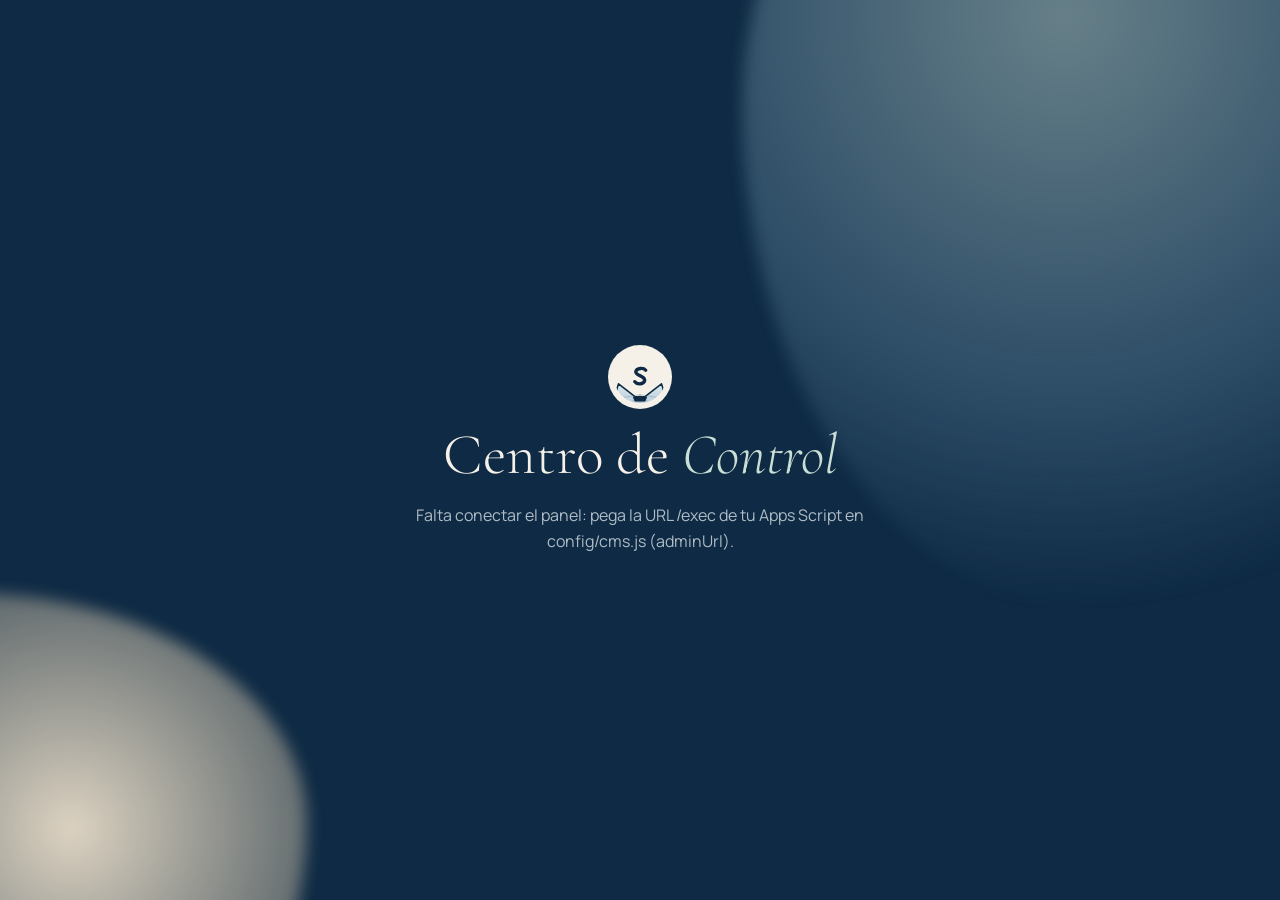
<file: acceso/index.html>
<!doctype html>
<html lang="es" class="no-js" data-base="../" data-theme="light">
<head>
<meta charset="utf-8">
<meta name="viewport" content="width=device-width, initial-scale=1, viewport-fit=cover">
<title>Acceso · Spondylus</title>
<meta name="robots" content="noindex, nofollow, noarchive">
<meta name="theme-color" content="#0E2A44">
<link rel="icon" href="../assets/icons/favicon.svg" type="image/svg+xml">
<link rel="preconnect" href="https://fonts.googleapis.com"><link rel="preconnect" href="https://fonts.gstatic.com" crossorigin>
<link rel="stylesheet" href="https://fonts.googleapis.com/css2?family=Cormorant+Garamond:ital,wght@0,300;1,300&family=Manrope:wght@400;600;700&family=Cinzel:wght@600&display=swap">
<link rel="stylesheet" href="../css/variables.css"><link rel="stylesheet" href="../css/reset.css"><link rel="stylesheet" href="../css/base.css"><link rel="stylesheet" href="../css/components.css">
<style>
  body { background: var(--navy); }
  .gate { position: fixed; inset: 0; display: grid; }
  .gate iframe { width: 100%; height: 100%; border: 0; background: var(--ivory); }
  .gate__wait { position: absolute; inset: 0; display: grid; place-items: center; text-align: center; color: #E6EEF0; padding: 2rem; isolation: isolate; overflow: hidden; }
  .gate__wait .orb--1 { opacity: .5; }
  .gate__card { display: grid; gap: 1rem; justify-items: center; max-width: 30rem; }
  .gate__card h1 { color: #F6F1E8; font-family: var(--font-display); font-weight: 300; font-size: clamp(2.4rem, 1.6rem + 3vw, 3.6rem); line-height: 1.05; }
  .gate__card h1 em { color: var(--seafoam); }
  .gate__card p { color: rgba(230,238,240,.75); }
  .gate__ring { width: 56px; height: 56px; border-radius: 50%; border: 2px solid var(--seafoam); animation: ring 1.6s var(--ease-out) infinite; }
  .gate.is-ready .gate__wait { opacity: 0; pointer-events: none; transition: opacity .6s .2s; }
</style>
<script>document.documentElement.classList.replace("no-js","js");</script>
</head>
<body>
<main class="gate" id="gate">
  <iframe id="panel" title="Centro de Control Spondylus" hidden allow="clipboard-write"></iframe>
  <div class="gate__wait">
    <div class="hero__water" aria-hidden="true"><span class="orb orb--1"></span><span class="orb orb--2"></span></div>
    <div class="gate__card">
      <img src="../assets/images/logo.svg" alt="" width="64" height="64" style="background:#F6F1E8;border-radius:50%;padding:6px">
      <h1>Centro de <em>Control</em></h1>
      <p id="gateMsg">Cargando el acceso seguro…</p>
      <span class="gate__ring" id="gateRing" aria-hidden="true"></span>
      <a class="btn btn--light" id="gateOpen" href="#" target="_blank" rel="noopener" hidden>Abrir el panel en una pestaña nueva</a>
    </div>
  </div>
</main>
<script type="module">
  import { CMS } from "../config/cms.js";
  const f = document.getElementById("panel"), msg = document.getElementById("gateMsg"), open = document.getElementById("gateOpen");
  if (!CMS.adminUrl) {
    msg.textContent = "Falta conectar el panel: pega la URL /exec de tu Apps Script en config/cms.js (adminUrl).";
    document.getElementById("gateRing").hidden = true;
  } else {
    open.href = CMS.adminUrl;
    f.src = CMS.adminUrl; f.hidden = false;
    f.addEventListener("load", () => document.getElementById("gate").classList.add("is-ready"));
    setTimeout(() => { open.hidden = false; }, 6000);
  }
</script>
</body>
</html>
</file>
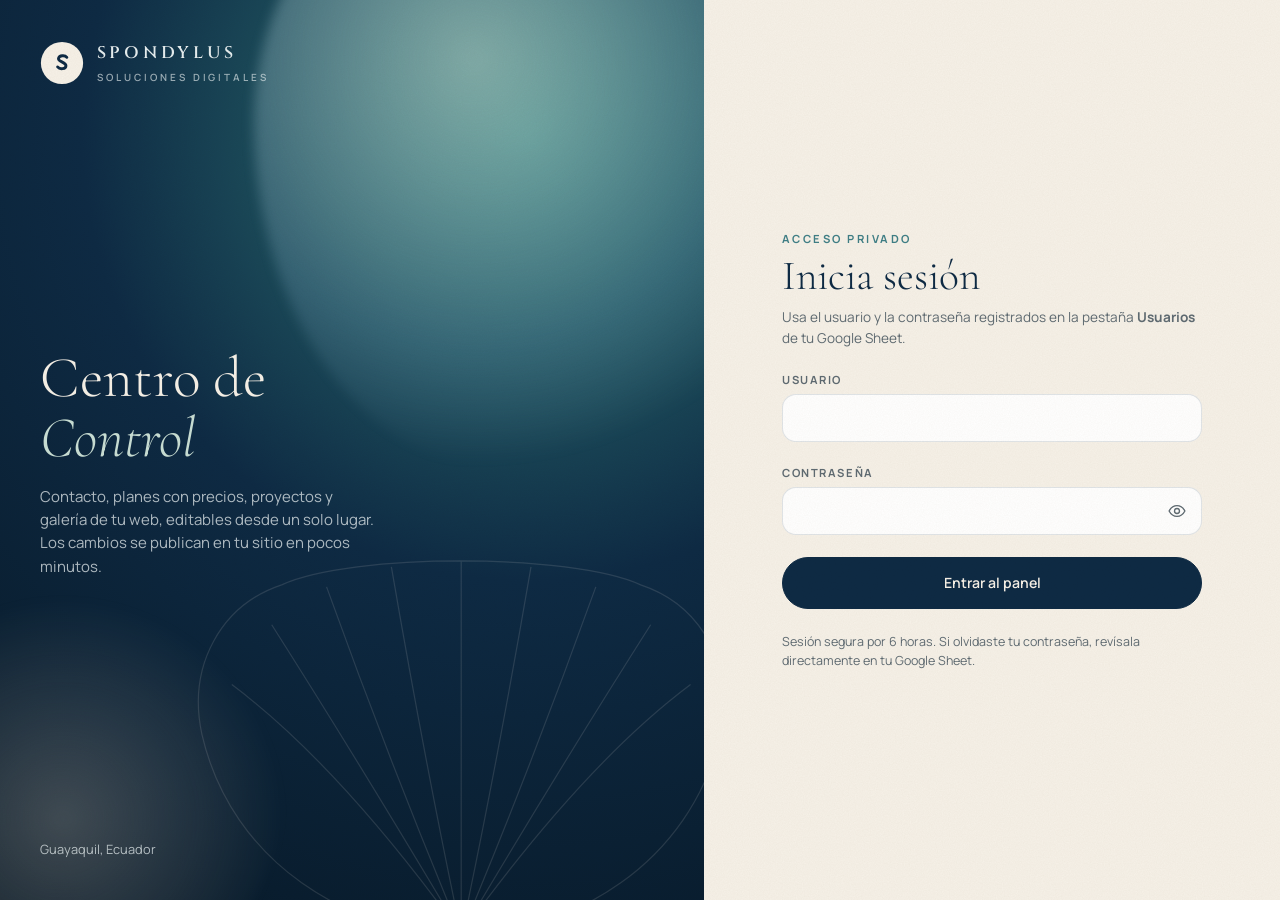
<file: docs/google-apps-script/Index.html>
<!DOCTYPE html>
<html lang="es">
<head>
<base target="_top">
<meta charset="utf-8">
<meta name="viewport" content="width=device-width, initial-scale=1">
<meta name="robots" content="noindex, nofollow">
<title>Spondylus · Centro de Control</title>
<link rel="preconnect" href="https://fonts.googleapis.com">
<link rel="preconnect" href="https://fonts.gstatic.com" crossorigin>
<link href="https://fonts.googleapis.com/css2?family=Cormorant+Garamond:ital,wght@0,300;0,400;0,500;1,300;1,400&family=Manrope:wght@400;500;600;700&family=Cinzel:wght@500;600&display=swap" rel="stylesheet">
<style>
/* ===== Paleta "Sand & Digital" — misma identidad que la web pública ===== */
:root{
  --color-primary:#0E2A44;        /* Deep Ocean Navy: acciones principales */
  --color-primary-dark:#071827;   /* Abyss: hover / fondo del login */
  --color-primary-light:#1D4A6B;  /* hover suave */
  --color-accent:#3F7F86;         /* Muted Turquoise (AA): enlaces, foco, estados activos */
  --color-foam:#C9DFD5;           /* Seafoam: chips y realces */
  --color-ocean:#7FA8C2;          /* Soft Ocean Blue */
  --color-sand:#E8DCC8;           /* Sand Beige */
  --color-stone:#A89C8A;          /* Warm Stone */
  --color-bg:#F6F1E8;             /* Warm Ivory: fondo general */
  --color-surface:#FFFCF7;        /* tarjetas */
  --color-text-primary:#1D2B36;
  --color-text-secondary:#5F6B72;
  --color-success:#3E8E6E;
  --color-danger:#B4654A;
  --color-warning:#C1904A;
  --border:rgba(14,42,68,.12);
  --shadow:0 18px 40px -24px rgba(14,42,68,.35);
  --radius:22px; --radius-sm:14px;
  --font-display:"Cormorant Garamond",Georgia,serif;
  --font-body:"Manrope",system-ui,-apple-system,"Segoe UI",sans-serif;
  --ease:cubic-bezier(.22,.8,.24,1);
}
*{box-sizing:border-box}
html,body{margin:0;height:100%}
body{font:400 15px/1.55 var(--font-body);color:var(--color-text-primary);background:var(--color-bg);-webkit-font-smoothing:antialiased}
body::after{content:"";position:fixed;inset:0;pointer-events:none;z-index:999;opacity:.18;mix-blend-mode:multiply;background-image:url("data:image/svg+xml,%3Csvg xmlns='http://www.w3.org/2000/svg' width='200' height='200'%3E%3Cfilter id='n'%3E%3CfeTurbulence type='fractalNoise' baseFrequency='.85' numOctaves='3'/%3E%3CfeColorMatrix values='0 0 0 0 .45 0 0 0 0 .38 0 0 0 0 .28 0 0 0 .5 0'/%3E%3C/filter%3E%3Crect width='100%25' height='100%25' filter='url(%23n)'/%3E%3C/svg%3E")}
h1,h2,h3{font-family:var(--font-display);font-weight:400;color:var(--color-primary);margin:0;line-height:1.05}
p{margin:0}
button,input,select,textarea{font:inherit;color:inherit}
[hidden]{display:none!important}
.ico{width:20px;height:20px;flex:none}
:focus-visible{outline:2px solid var(--color-accent);outline-offset:2px;border-radius:8px}

/* ===== Botones ===== */
.btn{display:inline-flex;align-items:center;justify-content:center;gap:.5rem;min-height:44px;padding:.65rem 1.2rem;border-radius:999px;border:1px solid var(--border);background:var(--color-surface);color:var(--color-primary);font-weight:600;font-size:.88rem;cursor:pointer;transition:background .3s var(--ease),transform .3s var(--ease),border-color .3s,color .3s;white-space:nowrap}
.btn:hover{border-color:var(--color-accent)}
.btn:active{transform:scale(.97)}
.btn--primary{background:var(--color-primary);border-color:var(--color-primary);color:var(--color-bg)}
.btn--primary:hover{background:var(--color-primary-light)}
.btn--danger{color:var(--color-danger);border-color:rgba(180,101,74,.35)}
.btn--danger:hover{background:rgba(180,101,74,.08);border-color:var(--color-danger)}
.btn--ghost{background:transparent}
.btn--sm{min-height:36px;padding:.4rem .85rem;font-size:.8rem}
.btn[disabled]{opacity:.55;pointer-events:none}
.icon-btn{display:inline-grid;place-items:center;width:38px;height:38px;border-radius:50%;border:1px solid var(--border);background:var(--color-surface);color:var(--color-primary);cursor:pointer;transition:background .3s,color .3s}
.icon-btn:hover{background:var(--color-foam)}
.icon-btn .ico{width:17px;height:17px}
.icon-btn.is-on{background:var(--color-warning);border-color:var(--color-warning);color:#fff}

/* ===== Campos ===== */
.field{display:grid;gap:.35rem;min-width:0}
.field label{font-size:.7rem;font-weight:700;letter-spacing:.14em;text-transform:uppercase;color:var(--color-text-secondary)}
.field small{font-size:.75rem;color:var(--color-text-secondary)}
.input{width:100%;min-height:46px;padding:.7rem .9rem;border-radius:var(--radius-sm);border:1px solid var(--border);background:#fff;transition:border-color .25s,box-shadow .25s}
textarea.input{min-height:96px;resize:vertical;line-height:1.5}
.input:focus{outline:none;border-color:var(--color-accent);box-shadow:0 0 0 4px rgba(63,127,134,.16)}
.grid-2{display:grid;gap:1rem}
@media(min-width:720px){.grid-2{grid-template-columns:1fr 1fr}.span-2{grid-column:1/-1}}
.switch{display:inline-flex;align-items:center;gap:.6rem;cursor:pointer;font-weight:600;font-size:.85rem}
.switch input{appearance:none;width:42px;height:24px;border-radius:999px;background:var(--color-sand);position:relative;cursor:pointer;transition:background .3s;margin:0}
.switch input::after{content:"";position:absolute;top:3px;left:3px;width:18px;height:18px;border-radius:50%;background:#fff;box-shadow:0 1px 3px rgba(0,0,0,.2);transition:transform .3s var(--ease)}
.switch input:checked{background:var(--color-accent)}
.switch input:checked::after{transform:translateX(18px)}

/* ===== LOGIN ===== */
.login{min-height:100%;display:grid}
@media(min-width:900px){.login{grid-template-columns:1.1fr .9fr}}
.login__art{position:relative;overflow:hidden;background:radial-gradient(circle at 75% 15%,#2F7C7A,var(--color-primary) 48%,var(--color-primary-dark));color:#E6EEF0;padding:2.5rem;display:none;flex-direction:column;justify-content:space-between;isolation:isolate}
@media(min-width:900px){.login__art{display:flex}}
.blob{position:absolute;border-radius:42% 58% 61% 39%/45% 39% 61% 55%;filter:blur(6px);animation:morph 16s ease-in-out infinite alternate;z-index:-1}
.blob--1{width:70vmin;height:70vmin;right:-20vmin;top:-18vmin;background:radial-gradient(circle at 35% 35%,rgba(201,223,213,.55),rgba(127,168,194,.25) 50%,transparent 70%)}
.blob--2{width:50vmin;height:50vmin;left:-18vmin;bottom:-16vmin;background:radial-gradient(circle,rgba(232,220,200,.25),transparent 70%);animation-delay:-6s}
@keyframes morph{50%{border-radius:58% 42% 38% 62%/52% 61% 39% 48%}100%{border-radius:39% 61% 47% 53%/61% 44% 56% 39%;transform:rotate(18deg)}}
.shell{position:absolute;right:-8%;bottom:-6%;width:85%;opacity:.12;color:#F6F1E8;z-index:-1}
.login__brand{display:flex;align-items:center;gap:.8rem}
.wordmark{font-family:"Cinzel",serif;letter-spacing:.22em;font-weight:600;font-size:1.05rem}
.wordmark small{display:block;font-family:var(--font-body);font-size:.62rem;letter-spacing:.3em;opacity:.65;margin-top:.25rem;font-weight:600}
.login__art h1{color:#F6F1E8;font-size:clamp(2.6rem,4.5vw,4.4rem);font-weight:300;max-width:12ch}
.login__art h1 em{color:var(--color-foam)}
.login__art p{max-width:38ch;color:rgba(230,238,240,.75)}
.login__form-wrap{display:grid;place-items:center;padding:2rem 1.25rem}
.login__card{width:min(420px,100%);display:grid;gap:1.4rem}
.login__card h2{font-size:2.6rem;font-weight:300}
.login__card .kicker{font-size:.7rem;font-weight:700;letter-spacing:.22em;text-transform:uppercase;color:var(--color-accent)}
.pass{position:relative}
.pass .input{padding-right:3rem}
.pass button{position:absolute;right:.4rem;top:50%;transform:translateY(-50%);border:0;background:none;width:38px;height:38px;display:grid;place-items:center;color:var(--color-text-secondary);cursor:pointer}
.login__error{padding:.75rem .9rem;border-radius:12px;background:rgba(180,101,74,.1);color:var(--color-danger);font-weight:600;font-size:.85rem}
.login__foot{font-size:.78rem;color:var(--color-text-secondary)}
.mobile-brand{display:flex;align-items:center;gap:.7rem;color:var(--color-primary)}
@media(min-width:900px){.mobile-brand{display:none}}

/* ===== APP ===== */
.app{min-height:100%;display:grid}
@media(min-width:1000px){.app{grid-template-columns:260px 1fr}}
.side{background:var(--color-primary);color:#D7E2E6;padding:1.2rem;display:flex;flex-direction:column;gap:1.2rem;position:sticky;top:0;z-index:30}
@media(min-width:1000px){.side{height:100vh;padding:1.6rem 1.2rem}}
.side__top{display:flex;align-items:center;justify-content:space-between;gap:1rem}
.side .wordmark{color:#F6F1E8}
.nav{display:flex;gap:.35rem;overflow-x:auto;scrollbar-width:none;margin:0 -1.2rem;padding:0 1.2rem}
.nav::-webkit-scrollbar{display:none}
@media(min-width:1000px){.nav{flex-direction:column;overflow:visible;margin:0;padding:0}}
.nav button{display:flex;align-items:center;gap:.7rem;padding:.7rem .9rem;border:0;border-radius:14px;background:none;color:rgba(215,226,230,.78);font-weight:600;font-size:.88rem;cursor:pointer;white-space:nowrap;transition:background .3s,color .3s}
.nav button:hover{background:rgba(201,223,213,.08);color:#F6F1E8}
.nav button.is-active{background:#F6F1E8;color:var(--color-primary)}
.side__user{margin-top:auto;display:none;gap:.8rem;align-items:center;padding-top:1rem;border-top:1px solid rgba(201,223,213,.14)}
@media(min-width:1000px){.side__user{display:flex}}
.avatar{display:grid;place-items:center;width:40px;height:40px;border-radius:50%;background:linear-gradient(140deg,var(--color-foam),var(--color-sand));color:var(--color-primary);font-weight:700;flex:none}
.side__user small{display:block;color:rgba(215,226,230,.6);font-size:.72rem}
.side__user .icon-btn{margin-left:auto;background:transparent;color:#D7E2E6;border-color:rgba(201,223,213,.2)}
.logout-m{background:transparent!important;color:#D7E2E6!important;border-color:rgba(201,223,213,.25)!important}
@media(min-width:1000px){.logout-m{display:none!important}}

.main{min-width:0;padding:1.4rem 1rem 4rem}
@media(min-width:720px){.main{padding:2.2rem 2.4rem 5rem}}
.head{display:flex;flex-wrap:wrap;align-items:flex-end;justify-content:space-between;gap:1rem;margin-bottom:1.8rem}
.head .kicker{font-size:.7rem;font-weight:700;letter-spacing:.22em;text-transform:uppercase;color:var(--color-accent);margin-bottom:.4rem}
.head h1{font-size:clamp(2.2rem,4vw,3.2rem);font-weight:300}
.head p{color:var(--color-text-secondary);margin-top:.35rem;max-width:60ch}
.toolbar{display:flex;flex-wrap:wrap;gap:.5rem;align-items:center}
.card{background:var(--color-surface);border:1px solid var(--border);border-radius:var(--radius);box-shadow:var(--shadow)}
.pad{padding:1.4rem}
.view{animation:enter .6s var(--ease)}
@keyframes enter{from{opacity:0;transform:translateY(12px)}}

/* Resumen */
.stats{display:grid;gap:1rem;grid-template-columns:repeat(2,1fr)}
@media(min-width:1100px){.stats{grid-template-columns:repeat(4,1fr)}}
.stat{padding:1.3rem;display:grid;gap:.3rem;position:relative;overflow:hidden}
.stat::after{content:"";position:absolute;width:160px;height:160px;right:-60px;bottom:-80px;border-radius:50%;background:radial-gradient(circle,rgba(201,223,213,.8),transparent 70%)}
.stat b{font-family:var(--font-display);font-size:2.6rem;font-weight:400;color:var(--color-primary);line-height:1}
.stat span{font-size:.75rem;font-weight:700;letter-spacing:.14em;text-transform:uppercase;color:var(--color-text-secondary)}
.api-box{display:grid;gap:.7rem;margin-top:1.2rem}
.code{font:500 .78rem ui-monospace,SFMono-Regular,Menlo,monospace;background:var(--color-primary);color:#D7E2E6;padding:.85rem 1rem;border-radius:12px;overflow-x:auto;white-space:nowrap}
.mini-grid{display:grid;gap:1rem;grid-template-columns:repeat(auto-fill,minmax(220px,1fr));margin-top:1.2rem}

/* Planes */
.plans{display:grid;gap:1.2rem;grid-template-columns:repeat(auto-fill,minmax(280px,1fr))}
.plan{padding:1.5rem;display:flex;flex-direction:column;gap:.7rem;position:relative;overflow:hidden;transition:transform .4s var(--ease)}
.plan:hover{transform:translateY(-4px)}
.plan.is-featured{background:var(--color-primary);color:#D7E2E6;border-color:transparent}
.plan.is-featured h3{color:#F6F1E8}
.plan.is-featured .plan__price b{color:#F6F1E8}
.plan.is-featured .muted{color:rgba(215,226,230,.72)}
.plan.is-off{opacity:.55}
.badge{align-self:flex-start;font-size:.62rem;font-weight:700;letter-spacing:.16em;text-transform:uppercase;padding:.35rem .65rem;border-radius:999px;background:var(--color-foam);color:var(--color-primary)}
.badge--off{background:var(--color-sand)}
.plan h3{font-size:1.8rem}
.plan__num{font-family:"Cinzel",serif;font-size:.72rem;letter-spacing:.2em;color:var(--color-accent)}
.plan__price{display:flex;align-items:baseline;gap:.4rem;padding:.6rem 0;border-block:1px dashed var(--border)}
.plan__price b{font-family:var(--font-display);font-size:3.2rem;font-weight:400;color:var(--color-primary);line-height:1}
.muted{color:var(--color-text-secondary);font-size:.85rem}
.plan ul{margin:0;padding:0;list-style:none;display:grid;gap:.35rem;font-size:.84rem}
.plan li{display:flex;gap:.5rem}
.plan li::before{content:"";width:6px;height:6px;border-radius:50%;background:var(--color-accent);margin-top:.5rem;flex:none}
.plan__actions{display:flex;gap:.5rem;margin-top:auto;padding-top:.5rem}
.plan.is-featured .btn{background:transparent;color:#F6F1E8;border-color:rgba(201,223,213,.3)}

/* Proyectos */
.filters{display:flex;gap:.4rem;overflow-x:auto;scrollbar-width:none;padding-bottom:.2rem}
.chip{flex:none;min-height:38px;padding:.4rem .85rem;border-radius:999px;border:1px solid var(--border);background:var(--color-surface);font-weight:600;font-size:.8rem;cursor:pointer}
.chip.is-active{background:var(--color-primary);color:var(--color-bg);border-color:var(--color-primary)}
.projects{display:grid;gap:1.2rem;grid-template-columns:repeat(auto-fill,minmax(270px,1fr));margin-top:1.2rem}
.proj__actions .btn--sm{padding:.4rem .65rem}
.proj{overflow:hidden;display:flex;flex-direction:column;transition:transform .4s var(--ease)}
.proj:hover{transform:translateY(-4px)}
.cover{position:relative;aspect-ratio:16/10;overflow:hidden;background:var(--c3,#F6F1E8);isolation:isolate}
.cover img{width:100%;height:100%;object-fit:cover;display:block;transition:transform .8s var(--ease)}
.proj:hover .cover img{transform:scale(1.04)}
.cover__gen{position:absolute;inset:0;display:flex;align-items:flex-end;padding:1rem;font-family:var(--font-display);font-size:1.7rem;line-height:1;color:var(--color-primary)}
.cover__gen::before{content:"";position:absolute;z-index:-1;width:80%;aspect-ratio:1;right:-20%;top:-40%;border-radius:42% 58% 61% 39%/45% 39% 61% 55%;background:radial-gradient(circle at 35% 35%,var(--c1),var(--c2) 75%)}
.cover__count{position:absolute;right:.7rem;top:.7rem;display:inline-flex;align-items:center;gap:.3rem;font-size:.72rem;font-weight:700;padding:.3rem .6rem;border-radius:999px;background:rgba(255,252,247,.85);backdrop-filter:blur(6px);color:var(--color-primary)}
.cover__count .ico{width:14px;height:14px}
.t-ocean{--c1:#7FA8C2;--c2:#0E2A44;--c3:#E4EDF1}.t-sand{--c1:#E8DCC8;--c2:#B08D57;--c3:#F6F1E8}.t-sky{--c1:#BFD7E6;--c2:#5C86A8;--c3:#EEF4F7}.t-teal{--c1:#A9D3CD;--c2:#2F7C7A;--c3:#EAF3F1}.t-stone{--c1:#D9CDBB;--c2:#8B7B66;--c3:#F4EFE6}.t-navy{--c1:#8FA7BD;--c2:#0E2A44;--c3:#E6EBF0}.t-seafoam{--c1:#C9DFD5;--c2:#4E7D6E;--c3:#F0F5F1}.t-coral{--c1:#F2C6B4;--c2:#C46F5A;--c3:#FAF1EC}
.proj__body{padding:1.1rem 1.2rem 1.2rem;display:grid;gap:.45rem;flex:1}
.proj__meta{display:flex;justify-content:space-between;gap:.5rem;font-size:.66rem;font-weight:700;letter-spacing:.14em;text-transform:uppercase;color:var(--color-accent)}
.proj__meta span:last-child{color:var(--color-text-secondary)}
.proj h3{font-family:var(--font-body);font-size:1rem;font-weight:700;line-height:1.3}
.proj__actions{display:flex;gap:.4rem;margin-top:.4rem;flex-wrap:wrap}
.state{font-size:.68rem;font-weight:700;padding:.2rem .5rem;border-radius:999px;background:rgba(62,142,110,.12);color:var(--color-success)}
.state.off{background:rgba(180,101,74,.12);color:var(--color-danger)}

/* Galería */
.gal{display:grid;gap:1.2rem}
@media(min-width:1100px){.gal{grid-template-columns:300px 1fr;align-items:start}}
.gal__list{padding:.6rem;display:grid;gap:.25rem;max-height:none}
@media(min-width:1100px){.gal__list{position:sticky;top:1.5rem;max-height:calc(100vh - 3rem);overflow:auto}}
.gal__item{display:flex;align-items:center;gap:.7rem;padding:.5rem;border-radius:14px;border:0;background:none;cursor:pointer;text-align:left;width:100%;transition:background .25s}
.gal__item:hover{background:rgba(201,223,213,.35)}
.gal__item.is-active{background:var(--color-primary);color:#F6F1E8}
.gal__thumb{width:52px;height:40px;border-radius:9px;overflow:hidden;flex:none;background:var(--c3,#E8DCC8)}
.gal__thumb img{width:100%;height:100%;object-fit:cover;display:block}
.gal__item strong{display:block;font-size:.82rem;line-height:1.25;overflow:hidden;text-overflow:ellipsis;display:-webkit-box;-webkit-line-clamp:2;-webkit-box-orient:vertical}
.gal__item small{font-size:.7rem;opacity:.7}
.drop{border:1.5px dashed var(--color-stone);border-radius:var(--radius);padding:1.8rem 1rem;text-align:center;display:grid;gap:.5rem;justify-items:center;background:repeating-radial-gradient(circle at 100% 0,transparent 0 22px,rgba(127,168,194,.08) 23px 24px),var(--color-surface);cursor:pointer;transition:border-color .3s,background-color .3s}
.drop.is-over{border-color:var(--color-accent);background-color:rgba(201,223,213,.4)}
.drop .ico{width:34px;height:34px;color:var(--color-accent)}
.drop strong{font-family:var(--font-display);font-size:1.5rem;font-weight:400;color:var(--color-primary)}
.progress{height:6px;border-radius:999px;background:var(--color-sand);overflow:hidden}
.progress span{display:block;height:100%;width:0;background:linear-gradient(90deg,var(--color-accent),var(--color-ocean));transition:width .4s var(--ease)}
.url-row{display:flex;gap:.5rem;flex-wrap:wrap}
.url-row .input{flex:1 1 240px}
.images{display:grid;gap:1rem;grid-template-columns:repeat(auto-fill,minmax(210px,1fr))}
.img-card{overflow:hidden;display:flex;flex-direction:column;animation:enter .5s var(--ease)}
.img-card__pic{position:relative;aspect-ratio:4/3;background:var(--color-sand);cursor:zoom-in;overflow:hidden}
.img-card__pic img{width:100%;height:100%;object-fit:cover;display:block;transition:transform .8s var(--ease)}
.img-card:hover .img-card__pic img{transform:scale(1.05)}
.img-card__flag{position:absolute;left:.6rem;top:.6rem;font-size:.64rem;font-weight:700;letter-spacing:.14em;text-transform:uppercase;padding:.3rem .6rem;border-radius:999px;background:var(--color-warning);color:#fff}
.img-card__num{position:absolute;right:.6rem;top:.6rem;width:28px;height:28px;border-radius:50%;display:grid;place-items:center;font-size:.72rem;font-weight:700;background:rgba(255,252,247,.85);color:var(--color-primary)}
.img-card__body{padding:.7rem;display:grid;gap:.5rem}
.img-card__body .input{min-height:38px;padding:.45rem .7rem;font-size:.82rem}
.img-card__tools{display:flex;gap:.35rem;align-items:center}
.img-card__tools .sp{flex:1}
.empty{padding:3rem 1rem;text-align:center;color:var(--color-text-secondary);display:grid;gap:.6rem;justify-items:center}
.empty strong{font-family:var(--font-display);font-size:1.6rem;font-weight:400;color:var(--color-primary)}

/* Tabla simple */
.table{width:100%;border-collapse:collapse;font-size:.88rem}
.table th,.table td{padding:.8rem 1rem;border-bottom:1px solid var(--border);text-align:left;vertical-align:middle}
.table th{font-size:.68rem;letter-spacing:.14em;text-transform:uppercase;color:var(--color-text-secondary)}
.table tr:last-child td{border-bottom:0}
.table-wrap{overflow-x:auto}

/* Modal / drawer */
.overlay{position:fixed;inset:0;z-index:80;background:rgba(7,24,39,.5);backdrop-filter:blur(4px);display:flex;justify-content:flex-end;animation:fade .3s ease}
.overlay.center{justify-content:center;align-items:center;padding:1rem}
@keyframes fade{from{opacity:0}}
.drawer{width:min(760px,100%);height:100%;background:var(--color-bg);display:flex;flex-direction:column;animation:slide .5s var(--ease)}
@keyframes slide{from{transform:translateX(40px);opacity:0}}
.drawer__head,.drawer__foot{padding:1.1rem 1.4rem;display:flex;align-items:center;justify-content:space-between;gap:1rem;border-bottom:1px solid var(--border);background:var(--color-surface)}
.drawer__foot{border-top:1px solid var(--border);border-bottom:0;justify-content:flex-end}
.drawer__head h2{font-size:1.9rem}
.drawer__body{flex:1;overflow:auto;padding:1.4rem;display:grid;gap:1.4rem;align-content:start}
.fieldset{display:grid;gap:1rem;padding:1.2rem;border-radius:var(--radius);background:var(--color-surface);border:1px solid var(--border)}
.fieldset h4{margin:0;font-size:.7rem;font-weight:700;letter-spacing:.2em;text-transform:uppercase;color:var(--color-accent)}
.dialog{width:min(440px,100%);background:var(--color-surface);border-radius:var(--radius);padding:1.6rem;display:grid;gap:1rem;box-shadow:var(--shadow);animation:enter .4s var(--ease)}
.dialog h3{font-size:1.7rem}
.dialog__actions{display:flex;justify-content:flex-end;gap:.5rem;flex-wrap:wrap}
.lightbox{position:fixed;inset:0;z-index:90;background:rgba(7,24,39,.88);display:grid;place-items:center;padding:1.5rem;animation:fade .3s}
.lightbox img{max-width:100%;max-height:82vh;border-radius:16px;box-shadow:0 30px 80px rgba(0,0,0,.5)}
.lightbox p{color:#E6EEF0;text-align:center;margin-top:.8rem}
.lightbox .icon-btn{position:absolute;top:1rem;right:1rem}

/* Toast + loader */
.toasts{position:fixed;right:1rem;bottom:1rem;z-index:120;display:grid;gap:.5rem;max-width:min(380px,calc(100% - 2rem))}
.toast{display:flex;gap:.7rem;align-items:flex-start;padding:.85rem 1rem;border-radius:16px;background:var(--color-surface);border:1px solid var(--border);box-shadow:var(--shadow);font-size:.88rem;animation:enter .45s var(--ease)}
.toast .ico{margin-top:.1rem}
.toast.ok{border-left:4px solid var(--color-success)}.toast.ok .ico{color:var(--color-success)}
.toast.err{border-left:4px solid var(--color-danger)}.toast.err .ico{color:var(--color-danger)}
.loader{position:fixed;inset:0;z-index:110;display:grid;place-items:center;background:rgba(246,241,232,.55);backdrop-filter:blur(2px)}
.ripple{position:relative;width:64px;height:64px}
.ripple span{position:absolute;inset:0;border-radius:50%;border:2px solid var(--color-accent);animation:ripple 1.6s var(--ease) infinite}
.ripple span:nth-child(2){animation-delay:.5s;border-color:var(--color-ocean)}
@keyframes ripple{from{transform:scale(.2);opacity:1}to{transform:scale(1.2);opacity:0}}
.spin{width:16px;height:16px;border-radius:50%;border:2px solid currentColor;border-right-color:transparent;animation:rot .8s linear infinite}
@keyframes rot{to{transform:rotate(360deg)}}
@media(prefers-reduced-motion:reduce){*,*::before,*::after{animation:none!important;transition:none!important}}
</style>
</head>
<body>

<!-- ============ LOGIN ============ -->
<section class="login" id="vLogin">
  <aside class="login__art">
    <span class="blob blob--1"></span><span class="blob blob--2"></span>
    <svg class="shell" viewBox="0 0 600 420" fill="none" stroke="currentColor" stroke-width="1.2"><path d="M300 400C190 400 70 330 40 200 25 130 60 70 120 50M300 400C410 400 530 330 560 200 575 130 540 70 480 50M120 50C190 18 410 18 480 50M300 400Q177 230 70 150M300 400Q199 230 110 90M300 400Q229 230 165 52M300 400Q264 230 230 32M300 400V26M300 400Q336 230 370 32M300 400Q371 230 435 52M300 400Q401 230 490 90M300 400Q423 230 530 150"/></svg>
    <div class="login__brand"><svg width="44" height="44" viewBox="0 0 100 100"><circle cx="50" cy="50" r="48" fill="#F6F1E8"/><path d="M61 37c-4-5-17-5-19 2.5-2 7.5 17 8 17 16.5 0 8-14 9.5-19 3" fill="none" stroke="#0E2A44" stroke-width="6.5" stroke-linecap="round"/></svg><div class="wordmark">SPONDYLUS<small>SOLUCIONES DIGITALES</small></div></div>
    <div style="display:grid;gap:1rem">
      <h1>Centro de <em>Control</em></h1>
      <p>Contacto, planes con precios, proyectos y galería de tu web, editables desde un solo lugar. Los cambios se publican en tu sitio en pocos minutos.</p>
    </div>
    <p style="font-size:.8rem">Guayaquil, Ecuador</p>
  </aside>
  <div class="login__form-wrap">
    <form class="login__card" id="fLogin" autocomplete="on">
      <div class="mobile-brand"><svg width="40" height="40" viewBox="0 0 100 100"><circle cx="50" cy="50" r="48" fill="#0E2A44"/><path d="M61 37c-4-5-17-5-19 2.5-2 7.5 17 8 17 16.5 0 8-14 9.5-19 3" fill="none" stroke="#F6F1E8" stroke-width="6.5" stroke-linecap="round"/></svg><div class="wordmark">SPONDYLUS<small>CENTRO DE CONTROL</small></div></div>
      <div style="display:grid;gap:.5rem"><p class="kicker">Acceso privado</p><h2>Inicia sesión</h2><p class="muted">Usa el usuario y la contraseña registrados en la pestaña <b>Usuarios</b> de tu Google Sheet.</p></div>
      <div class="field"><label for="lUser">Usuario</label><input class="input" id="lUser" name="username" autocomplete="username" required></div>
      <div class="field"><label for="lPass">Contraseña</label><div class="pass"><input class="input" id="lPass" type="password" name="password" autocomplete="current-password" required><button type="button" id="togglePass" aria-label="Mostrar contraseña"></button></div></div>
      <p class="login__error" id="lError" hidden></p>
      <button class="btn btn--primary" type="submit" id="lBtn" style="min-height:52px">Entrar al panel</button>
      <p class="login__foot">Sesión segura por 6 horas. Si olvidaste tu contraseña, revísala directamente en tu Google Sheet.</p>
    </form>
  </div>
</section>

<!-- ============ APP ============ -->
<div class="app" id="vApp" hidden>
  <aside class="side">
    <div class="side__top"><div class="wordmark">SPONDYLUS<small>CENTRO DE CONTROL</small></div><button class="icon-btn logout-m" data-action="logout" aria-label="Cerrar sesión"></button></div>
    <nav class="nav" id="nav"></nav>
    <div class="side__user"><span class="avatar" id="uInit">S</span><div><strong id="uName">—</strong><small id="uRol">admin</small></div><button class="icon-btn" data-action="logout" aria-label="Cerrar sesión" title="Cerrar sesión"></button></div>
  </aside>
  <main class="main" id="main"></main>
</div>

<div class="toasts" id="toasts" aria-live="polite"></div>
<div class="loader" id="loader" hidden><div class="ripple"><span></span><span></span></div></div>

<script>
/* ===================== Iconos ===================== */
const I = {
  home:'<path d="M3.5 11 12 4l8.5 7"/><path d="M5.5 9.5V20h13V9.5"/>',
  phone:'<path d="M20 11.6a8.3 8.3 0 0 1-12.3 7.3L3.5 20l1.2-4A8.3 8.3 0 1 1 20 11.6Z"/>',
  tag:'<path d="M3.5 12.5V4.5h8l9 9-8 8-9-9Z"/><circle cx="8" cy="9" r="1.4"/>',
  grid:'<rect x="3.5" y="3.5" width="7" height="7" rx="1.5"/><rect x="13.5" y="3.5" width="7" height="7" rx="1.5"/><rect x="3.5" y="13.5" width="7" height="7" rx="1.5"/><rect x="13.5" y="13.5" width="7" height="7" rx="1.5"/>',
  image:'<rect x="3.5" y="4.5" width="17" height="15" rx="2"/><circle cx="9" cy="10" r="1.8"/><path d="m4 18 5.5-5 4 3.5 3-2.5 3.5 3"/>',
  layers:'<path d="m12 3.5 8.5 4.5-8.5 4.5L3.5 8Z"/><path d="m3.5 12.5 8.5 4.5 8.5-4.5"/><path d="m3.5 16.5 8.5 4.5 8.5-4.5"/>',
  out:'<path d="M14.5 4.5h4a1.5 1.5 0 0 1 1.5 1.5v12a1.5 1.5 0 0 1-1.5 1.5h-4"/><path d="M10 16.5 5.5 12 10 7.5M5.5 12H15"/>',
  plus:'<path d="M12 5v14M5 12h14"/>', edit:'<path d="M4 20h4L19 9l-4-4L4 16v4Z"/><path d="m13.5 6.5 4 4"/>',
  trash:'<path d="M4.5 7h15M9.5 7V4.5h5V7M6.5 7l1 13h9l1-13"/>', star:'<path d="m12 3.5 2.6 5.4 5.9.8-4.3 4.1 1 5.9L12 17l-5.2 2.7 1-5.9-4.3-4.1 5.9-.8Z"/>',
  left:'<path d="M15 5l-7 7 7 7"/>', right:'<path d="M9 5l7 7-7 7"/>', x:'<path d="M7 7l10 10M17 7 7 17"/>',
  upload:'<path d="M12 16V4.5M7.5 9 12 4.5 16.5 9"/><path d="M4.5 15v3.5A1.5 1.5 0 0 0 6 20h12a1.5 1.5 0 0 0 1.5-1.5V15"/>',
  link:'<path d="M10 14a4 4 0 0 0 5.7 0l3-3a4 4 0 0 0-5.7-5.7l-1 1"/><path d="M14 10a4 4 0 0 0-5.7 0l-3 3a4 4 0 0 0 5.7 5.7l1-1"/>',
  check:'<path d="m5 12.5 4.2 4.2L19 7"/>', alert:'<circle cx="12" cy="12" r="8.5"/><path d="M12 7.5v5M12 16h.01"/>',
  eye:'<path d="M2.5 12S6 5.5 12 5.5 21.5 12 21.5 12 18 18.5 12 18.5 2.5 12 2.5 12Z"/><circle cx="12" cy="12" r="3"/>',
  ext:'<path d="M14 4.5h5.5V10M19.5 4.5 11 13M18 14v4.5a1.5 1.5 0 0 1-1.5 1.5h-11A1.5 1.5 0 0 1 4 18.5v-11A1.5 1.5 0 0 1 5.5 6H10"/>',
  copy:'<rect x="8.5" y="8.5" width="11" height="11" rx="2"/><path d="M15.5 8.5V6A1.5 1.5 0 0 0 14 4.5H6A1.5 1.5 0 0 0 4.5 6v8A1.5 1.5 0 0 0 6 15.5h2.5"/>'
};
const ico = (n, cls='ico') => `<svg class="${cls}" viewBox="0 0 24 24" fill="none" stroke="currentColor" stroke-width="1.6" stroke-linecap="round" stroke-linejoin="round" aria-hidden="true">${I[n]}</svg>`;
const esc = s => String(s == null ? '' : s).replace(/[&<>"']/g, c => ({'&':'&amp;','<':'&lt;','>':'&gt;','"':'&quot;',"'":'&#39;'}[c]));
const $ = (s, r=document) => r.querySelector(s);
const $$ = (s, r=document) => [...r.querySelectorAll(s)];
const si = v => ['si','sí','true','verdadero','1','x','yes'].includes(String(v).trim().toLowerCase());
const lines = v => String(v||'').split('|').map(s=>s.trim()).filter(Boolean);
const fromLines = v => String(v||'').split('\n').map(s=>s.trim()).filter(Boolean).join(' | ');

/* ===================== Estado ===================== */
const S = { token:null, user:null, data:null, view:'resumen', galProyecto:null, filtroCat:'todos', q:'' };
const store = { get(){ try{ return JSON.parse(sessionStorage.getItem('spd_ses')||'null'); }catch(e){ return null; } },
                set(v){ try{ v ? sessionStorage.setItem('spd_ses', JSON.stringify(v)) : sessionStorage.removeItem('spd_ses'); }catch(e){} } };

/* ===================== Backend ===================== */
function call(fn, ...args){
  return new Promise((resolve, reject) => {
    google.script.run
      .withSuccessHandler(res => {
        if (res && res.success) return resolve(res);
        const msg = (res && res.message) || 'Algo salió mal.';
        if (msg === 'SESION_EXPIRADA') { toast('Tu sesión expiró. Vuelve a ingresar.', 'err'); salir(true); return reject(new Error(msg)); }
        reject(new Error(msg));
      })
      .withFailureHandler(err => reject(new Error(err && err.message ? err.message : 'No hubo conexión con Google. Intenta de nuevo.')))
      [fn](...args);
  });
}
function loading(on){ $('#loader').hidden = !on; }
async function run(fn, args, {ok=true, loader=true}={}){
  if (loader) loading(true);
  try { const r = await call(fn, ...args); if (ok && r.message) toast(r.message, 'ok'); return r; }
  catch(e){ if (e.message !== 'SESION_EXPIRADA') toast(e.message, 'err'); throw e; }
  finally { if (loader) loading(false); }
}
function toast(msg, type='ok'){
  const t = document.createElement('div');
  t.className = 'toast ' + type; t.innerHTML = ico(type==='ok'?'check':'alert') + '<span>'+esc(msg)+'</span>';
  $('#toasts').append(t); setTimeout(()=>{ t.style.transition='opacity .4s'; t.style.opacity=0; setTimeout(()=>t.remove(),400); }, type==='ok'?3200:6000);
}
function confirmar(titulo, texto, {ok='Eliminar', extra=null}={}){
  return new Promise(res => {
    const o = document.createElement('div'); o.className='overlay center';
    o.innerHTML = `<div class="dialog" role="dialog" aria-modal="true"><h3>${esc(titulo)}</h3><p class="muted">${esc(texto)}</p>
      ${extra?`<label class="switch"><input type="checkbox" id="cExtra" checked> ${esc(extra)}</label>`:''}
      <div class="dialog__actions"><button class="btn" data-r="0">Cancelar</button><button class="btn btn--primary" data-r="1">${esc(ok)}</button></div></div>`;
    o.addEventListener('click', e => { const b = e.target.closest('[data-r]'); if (!b && e.target!==o) return; const x=$('#cExtra',o); o.remove(); res(b && b.dataset.r==='1' ? {ok:true, extra: x?x.checked:false} : {ok:false}); });
    document.body.append(o); $('[data-r="1"]',o).focus();
  });
}

/* ===================== Login ===================== */
$('#togglePass').innerHTML = ico('eye');
$('#togglePass').onclick = () => { const p=$('#lPass'); p.type = p.type==='password'?'text':'password'; };
$('#fLogin').addEventListener('submit', async e => {
  e.preventDefault();
  const btn = $('#lBtn'); $('#lError').hidden = true;
  btn.disabled = true; btn.innerHTML = '<span class="spin"></span> Verificando…';
  try {
    const r = await call('iniciarSesion', $('#lUser').value, $('#lPass').value);
    S.token = r.data.token; S.user = r.data; store.set({token:S.token, user:S.user});
    await entrar();
    toast(r.message, 'ok');
  } catch(err){ $('#lError').textContent = err.message; $('#lError').hidden = false; }
  finally { btn.disabled = false; btn.textContent = 'Entrar al panel'; }
});
async function entrar(){
  const r = await run('obtenerPanel', [S.token], {ok:false});
  S.data = r.data;
  $('#vLogin').hidden = true; $('#vApp').hidden = false;
  $('#uName').textContent = S.user.nombre; $('#uRol').textContent = S.user.rol; $('#uInit').textContent = (S.user.nombre||'S').charAt(0).toUpperCase();
  $$('[data-action="logout"]').forEach(b => { b.innerHTML = ico('out'); b.onclick = () => salir(); });
  pintarNav(); render();
}
async function salir(silencioso){
  if (S.token && !silencioso) { try { await call('cerrarSesion', S.token); } catch(e){} }
  S.token = null; S.data = null; store.set(null);
  $('#vApp').hidden = true; $('#vLogin').hidden = false; $('#lPass').value='';
}

/* ===================== Navegación ===================== */
const VISTAS = [
  ['resumen','Resumen','home'], ['contacto','Contacto','phone'], ['planes','Planes & Precios','tag'],
  ['proyectos','Proyectos','grid'], ['galeria','Galería','image'], ['categorias','Categorías','layers']
];
function pintarNav(){
  $('#nav').innerHTML = VISTAS.map(([id,t,i]) => `<button data-view="${id}" class="${S.view===id?'is-active':''}">${ico(i)}<span>${t}</span></button>`).join('');
  $$('#nav button').forEach(b => b.onclick = () => { S.view = b.dataset.view; pintarNav(); render(); window.scrollTo({top:0}); });
}
function render(){ ({resumen:vResumen, contacto:vContacto, planes:vPlanes, proyectos:vProyectos, galeria:vGaleria, categorias:vCategorias})[S.view](); }
const head = (k,t,p,tools='') => `<header class="head"><div><p class="kicker">${k}</p><h1>${t}</h1>${p?`<p>${p}</p>`:''}</div><div class="toolbar">${tools}</div></header>`;
const cfg = k => ((S.data.config||[]).find(c=>c.clave===k)||{}).valor || '';
const imgsDe = id => S.data.galeria.filter(g=>g.proyecto_id===id).sort((a,b)=>(+a.orden||0)-(+b.orden||0));
const portadaDe = id => { const g = imgsDe(id); return (g.find(x=>si(x.portada))||g[0]||{}).url || ''; };
const catNombre = id => (S.data.categorias.find(c=>c.id===id)||{}).nombre || id || 'Sin categoría';
const precioTxt = p => p.precio!=='' && p.precio!=null ? '$'+Number(String(p.precio).replace(/[^\d.]/g,'')).toLocaleString('es-EC') : '—';

/* ===================== Resumen ===================== */
function vResumen(){
  const d = S.data, act = d.proyectos.filter(p=>si(p.activo)), planes = d.planes.filter(p=>si(p.activo));
  const precios = planes.map(p=>+String(p.precio).replace(/[^\d.]/g,'')).filter(n=>n>0);
  const sitio = cfg('url_sitio');
  $('#main').innerHTML = `<div class="view">${head('Hola, '+esc(S.user.nombre), 'Tu web, <em>en orden</em>', 'Todo lo que cambies aquí aparece en el sitio en unos 5 minutos (o al recargar si el caché ya expiró).', sitio?`<a class="btn" href="${esc(sitio)}" target="_blank">${ico('ext')} Ver sitio</a>`:'')}
    <div class="stats">
      <div class="card stat"><span>Planes visibles</span><b>${planes.length}</b></div>
      <div class="card stat"><span>Precio desde</span><b>${precios.length?'$'+Math.min(...precios):'—'}</b></div>
      <div class="card stat"><span>Proyectos activos</span><b>${act.length}</b></div>
      <div class="card stat"><span>Imágenes</span><b>${d.galeria.length}</b></div>
    </div>
    <div class="card pad api-box"><p class="kicker" style="font-size:.7rem;font-weight:700;letter-spacing:.2em;color:var(--color-accent)">CONEXIÓN CON TU WEB</p>
      <p class="muted">Pega este enlace en <b>config/cms.js</b> de tu repositorio (campo <code>url</code>) para que el sitio lea este contenido.</p>
      <div class="code" id="apiUrl">${esc(d.urlApi)}</div>
      <div><button class="btn btn--sm" id="copyApi">${ico('copy')} Copiar enlace</button></div></div>
    <h2 style="margin-top:2rem;font-size:2rem">Proyectos recientes</h2>
    <div class="projects">${act.slice(0,4).map(cardProyecto).join('')}</div></div>`;
  $('#copyApi').onclick = () => copiar(d.urlApi);
  bindProyectoCards();
}
function copiar(t){ navigator.clipboard.writeText(t).then(()=>toast('Enlace copiado.','ok')).catch(()=>{ const r=document.createRange(); r.selectNodeContents($('#apiUrl')); getSelection().removeAllRanges(); getSelection().addRange(r); toast('Selecciona y copia el enlace.','err'); }); }

/* ===================== Contacto ===================== */
const CAMPOS_CONTACTO = [
  ['whatsapp','WhatsApp (formato internacional)','Solo dígitos, ej. 593958876957'],
  ['whatsapp_visible','WhatsApp visible en la web','Ej. +593 958 876 957'],
  ['email','Correo de contacto',''], ['instagram','Instagram (sin @)',''],
  ['linkedin','LinkedIn (URL completa)',''], ['ubicacion','Ubicación principal',''],
  ['cobertura','Texto de cobertura',''], ['horario_semana','Horario Lunes a Viernes',''],
  ['horario_sabado','Horario Sábados',''], ['url_sitio','URL de tu sitio',''],
  ['mensaje_whatsapp','Mensaje de la burbuja de WhatsApp',''], ['carpeta_drive_id','Carpeta de Drive para imágenes','Pega el ID o el enlace de la carpeta. Vacío = se crea sola.']
];
function vContacto(){
  $('#main').innerHTML = `<div class="view">${head('Datos de contacto','Contacto','Número, correo, redes, horarios y la carpeta donde se guardan tus imágenes.')}
    <form class="card pad" id="fContacto"><div class="grid-2">
      ${CAMPOS_CONTACTO.map(([k,l,h]) => `<div class="field ${k==='mensaje_whatsapp'||k==='carpeta_drive_id'?'span-2':''}"><label for="c_${k}">${l}</label>
        ${k==='mensaje_whatsapp'?`<textarea class="input" id="c_${k}" data-k="${k}">${esc(cfg(k))}</textarea>`:`<input class="input" id="c_${k}" data-k="${k}" value="${esc(cfg(k))}">`}
        ${h?`<small>${h}</small>`:''}</div>`).join('')}
    </div>
    <div class="card pad" style="margin-top:1.2rem;box-shadow:none;background:var(--color-bg)"><p class="muted">Vista previa del botón de WhatsApp:</p><p style="margin-top:.4rem"><a id="waPrev" target="_blank" style="color:var(--color-accent);font-weight:700"></a></p></div>
    <div style="display:flex;justify-content:flex-end;margin-top:1.2rem"><button class="btn btn--primary" type="submit">${ico('check')} Guardar contacto</button></div></form></div>`;
  const prev = () => { const n = $('#c_whatsapp').value.replace(/\D/g,''); $('#waPrev').href='https://wa.me/'+n; $('#waPrev').textContent='wa.me/'+n+'  ·  '+$('#c_whatsapp_visible').value; };
  $('#c_whatsapp').oninput = prev; $('#c_whatsapp_visible').oninput = prev; prev();
  $('#fContacto').onsubmit = async e => { e.preventDefault();
    const items = $$('[data-k]').map(i => ({clave:i.dataset.k, valor:i.value.trim()}));
    const r = await run('guardarConfig', [S.token, items]); S.data.config = r.data; };
}

/* ===================== Planes ===================== */
function vPlanes(){
  const P = S.data.planes;
  $('#main').innerHTML = `<div class="view">${head('Inversión','Planes <em>&amp; Precios</em>','Edita nombre, precio, qué incluye y qué plan se destaca. Lo desactivado no se muestra en la web.', `<button class="btn btn--primary" id="nuevoPlan">${ico('plus')} Nuevo plan</button>`)}
    <div class="plans">${P.map(p => `<article class="card plan ${si(p.destacado)?'is-featured':''} ${si(p.activo)?'':'is-off'}">
      <div style="display:flex;gap:.4rem;flex-wrap:wrap">${p.badge?`<span class="badge">${esc(p.badge)}</span>`:''}${si(p.activo)?'':'<span class="badge badge--off">Oculto</span>'}</div>
      <p class="plan__num">${esc(p.numero)}</p><h3>${esc(p.nombre)}</h3><p class="muted">${esc(p.subtitulo)}</p>
      <div class="plan__price"><b>${precioTxt(p)}</b><span class="muted">${esc(p.moneda||'USD')}</span></div>
      ${p.nota_precio?`<p class="muted" style="font-size:.78rem">${esc(p.nota_precio)}</p>`:''}
      <ul>${lines(p.incluye).slice(0,4).map(t=>`<li>${esc(t)}</li>`).join('')}${lines(p.incluye).length>4?`<li>+${lines(p.incluye).length-4} más</li>`:''}</ul>
      <div class="plan__actions"><button class="btn btn--sm" data-edit="${p.id}">${ico('edit')} Editar</button><button class="btn btn--sm btn--danger" data-del="${p.id}">${ico('trash')}</button></div>
    </article>`).join('') || '<div class="card empty"><strong>Aún no hay planes</strong><p>Crea el primero.</p></div>'}</div></div>`;
  $('#nuevoPlan').onclick = () => editarPlan({activo:'SI', moneda:'USD', orden:P.length+1, numero:'PLAN 0'+(P.length+1)});
  $$('[data-edit]').forEach(b => b.onclick = () => editarPlan(P.find(p=>p.id===b.dataset.edit)));
  $$('[data-del]').forEach(b => b.onclick = async () => { const p=P.find(x=>x.id===b.dataset.del); const c = await confirmar('¿Eliminar "'+p.nombre+'"?','Se borra de la hoja y deja de verse en la web.'); if(!c.ok) return;
    const r = await run('eliminarPlan',[S.token,p.id]); S.data.planes=r.data; vPlanes(); });
}
function editarPlan(p){
  drawer(p.id?'Editar plan':'Nuevo plan', `
    <div class="fieldset"><h4>Identidad</h4><div class="grid-2">
      ${inp('numero','Número visible',p.numero)}${inp('orden','Orden',p.orden,'number')}
      ${inp('nombre','Nombre del plan',p.nombre,'text','span-2')}${inp('subtitulo','Subtítulo',p.subtitulo,'text','span-2')}
      ${area('descripcion','Descripción',p.descripcion,'span-2')}</div></div>
    <div class="fieldset"><h4>Precio</h4><div class="grid-2">
      ${inp('precio','Precio (solo número)',p.precio,'number')}${inp('moneda','Moneda',p.moneda||'USD')}
      ${inp('nota_precio','Nota del precio',p.nota_precio,'text','span-2','Ej. Pago único · 50% de abono para iniciar')}
      ${inp('plazo','Texto destacado',p.plazo,'text','span-2','Ej. Dominio .COM y Hosting Cloud incluidos por 1 año')}</div></div>
    <div class="fieldset"><h4>Contenido</h4><div class="grid-2">
      ${area('incluye','Qué incluye (una línea por ítem)',lines(p.incluye).join('\n'),'span-2')}
      ${area('no_incluye','Qué NO incluye (una línea por ítem)',lines(p.no_incluye).join('\n'),'span-2')}
      ${inp('badge','Etiqueta',p.badge,'text','','Ej. MÁS SOLICITADO')}${inp('cta','Texto del botón',p.cta)}
      ${inp('opcion_formulario','Nombre en el formulario de contacto',p.opcion_formulario,'text','span-2')}</div></div>
    <div class="fieldset"><h4>Visibilidad</h4><div style="display:flex;gap:1.5rem;flex-wrap:wrap">${sw('activo','Visible en la web',p.activo)}${sw('destacado','Plan destacado (navy)',p.destacado)}</div></div>`,
  async form => {
    const v = leerForm(form); v.id = p.id || ''; v.incluye = fromLines(v.incluye); v.no_incluye = fromLines(v.no_incluye);
    const r = await run('guardarPlan',[S.token, v]); S.data.planes = r.data; vPlanes(); return true;
  });
}

/* ===================== Proyectos ===================== */
function cardProyecto(p){
  const pt = portadaDe(p.id), n = imgsDe(p.id).length;
  return `<article class="card proj">
    <div class="cover t-${esc(p.tono||'ocean')}">${pt?`<img src="${esc(pt)}" alt="" loading="lazy">`:`<div class="cover__gen">${esc(p.metrica)}</div>`}
      <span class="cover__count">${ico('image')} ${n}</span></div>
    <div class="proj__body"><p class="proj__meta"><span>${esc(catNombre(p.categoria_id))}</span><span>${esc(p.ubicacion)}</span></p>
      <h3>${esc(p.titulo)}</h3><p class="muted">${esc(p.metrica)}</p>
      <div class="proj__actions"><span class="state ${si(p.activo)?'':'off'}" style="align-self:center">${si(p.activo)?'Visible':'Oculto'}</span><span style="flex:1"></span>
        <button class="btn btn--sm" data-pedit="${p.id}" aria-label="Editar">${ico('edit')}</button>
        <button class="btn btn--sm" data-pgal="${p.id}" aria-label="Galería">${ico('image')}</button>
        <button class="btn btn--sm btn--danger" data-pdel="${p.id}" aria-label="Eliminar">${ico('trash')}</button></div></div></article>`;
}
function bindProyectoCards(){
  $$('[data-pedit]').forEach(b => b.onclick = () => editarProyecto(S.data.proyectos.find(p=>p.id===b.dataset.pedit)));
  $$('[data-pgal]').forEach(b => b.onclick = () => { S.galProyecto = b.dataset.pgal; S.view='galeria'; pintarNav(); render(); });
  $$('[data-pdel]').forEach(b => b.onclick = async () => { const p=S.data.proyectos.find(x=>x.id===b.dataset.pdel);
    const c = await confirmar('¿Eliminar "'+p.titulo+'"?','También se quitan sus imágenes de la galería.',{extra:'Enviar los archivos de Drive a la papelera'}); if(!c.ok) return;
    const r = await run('eliminarProyecto',[S.token,p.id,c.extra]); S.data.proyectos=r.data.proyectos; S.data.galeria=r.data.galeria; render(); });
}
function vProyectos(){
  const cats = S.data.categorias;
  const lista = S.data.proyectos.filter(p => (S.filtroCat==='todos'||p.categoria_id===S.filtroCat) && (!S.q || (p.titulo+' '+p.ubicacion).toLowerCase().includes(S.q)));
  $('#main').innerHTML = `<div class="view">${head('Portafolio','Proyectos','Casos de éxito que aparecen en el Inicio y en la galería completa.', `<input class="input" id="q" placeholder="Buscar…" value="${esc(S.q)}" style="width:200px;min-height:44px"><button class="btn btn--primary" id="nuevoProy">${ico('plus')} Nuevo proyecto</button>`)}
    <div class="filters"><button class="chip ${S.filtroCat==='todos'?'is-active':''}" data-cat="todos">Todos (${S.data.proyectos.length})</button>${cats.map(c=>`<button class="chip ${S.filtroCat===c.id?'is-active':''}" data-cat="${c.id}">${esc(c.nombre)}</button>`).join('')}</div>
    <div class="projects">${lista.map(cardProyecto).join('') || '<div class="card empty"><strong>Sin resultados</strong></div>'}</div></div>`;
  $$('[data-cat]').forEach(b => b.onclick = () => { S.filtroCat=b.dataset.cat; vProyectos(); });
  $('#q').oninput = e => { S.q = e.target.value.toLowerCase(); const pos=e.target.selectionStart; vProyectos(); $('#q').focus(); $('#q').setSelectionRange(pos,pos); };
  $('#nuevoProy').onclick = () => editarProyecto({activo:'SI', tono:'ocean', orden:S.data.proyectos.length+1, categoria_id:(cats[0]||{}).id});
  bindProyectoCards();
}
function editarProyecto(p){
  const stats = lines(p.estadisticas).join('\n');
  const tonos = ['ocean','sand','sky','teal','stone','navy','seafoam','coral'];
  drawer(p.id?'Editar proyecto':'Nuevo proyecto', `
    <div class="fieldset"><h4>Tarjeta</h4><div class="grid-2">
      ${inp('titulo','Título',p.titulo,'text','span-2')}${inp('subtitulo','Subtítulo',p.subtitulo,'text','span-2')}
      <div class="field"><label for="f_categoria_id">Categoría</label><select class="input" name="categoria_id" id="f_categoria_id">${S.data.categorias.map(c=>`<option value="${esc(c.id)}" ${c.id===p.categoria_id?'selected':''}>${esc(c.nombre)}</option>`).join('')}</select></div>
      ${inp('etiqueta','Etiqueta visible',p.etiqueta,'text','','Ej. Dental / Médico')}
      ${inp('ubicacion','Ubicación',p.ubicacion)}${inp('metrica','Métrica destacada',p.metrica,'text','','Ej. +185% Citas Nuevas')}
      ${inp('dominio','Dominio mostrado',p.dominio)}${inp('url_vivo','Enlace al sitio en vivo',p.url_vivo,'url')}
      <div class="field"><label for="f_tono">Color de portada (si no hay imagen)</label><select class="input" name="tono" id="f_tono">${tonos.map(t=>`<option ${t===p.tono?'selected':''}>${t}</option>`).join('')}</select></div>
      ${inp('orden','Orden',p.orden,'number')}
      ${area('descripcion','Descripción corta',p.descripcion,'span-2')}
      ${area('tags','Etiquetas (una por línea)',lines(p.tags).join('\n'),'span-2')}</div></div>
    <div class="fieldset"><h4>Caso completo</h4><div class="grid-2">
      ${area('objetivo','Objetivo del proyecto',p.objetivo)}${area('resultado','Resultado obtenido',p.resultado)}
      ${area('desafio','Desafío inicial',p.desafio)}${area('solucion','Solución Spondylus',p.solucion)}
      ${area('tecnologias','Tecnologías (una por línea)',lines(p.tecnologias).join('\n'))}${area('funcionalidades','Funcionalidades (una por línea)',lines(p.funcionalidades).join('\n'))}
      ${area('estadisticas','Métricas (una por línea, formato "Etiqueta: Valor")',stats,'span-2')}</div></div>
    <div class="fieldset"><h4>Testimonio</h4><div class="grid-2">
      ${area('testimonio','Cita',p.testimonio,'span-2')}${inp('autor','Autor',p.autor)}${inp('cargo_autor','Cargo',p.cargo_autor)}${inp('iniciales','Iniciales',p.iniciales)}</div></div>
    <div class="fieldset"><h4>Visibilidad</h4>${sw('activo','Visible en la web',p.activo)}</div>`,
  async form => {
    const v = leerForm(form); v.id = p.id || '';
    ['tags','tecnologias','funcionalidades','estadisticas'].forEach(k => v[k] = fromLines(v[k]));
    if (!v.etiqueta) v.etiqueta = catNombre(v.categoria_id);
    const r = await run('guardarProyecto',[S.token, v]); S.data.proyectos = r.data; render(); return true;
  });
}

/* ===================== Galería ===================== */
function vGaleria(){
  const P = S.data.proyectos;
  if (!S.galProyecto || !P.find(p=>p.id===S.galProyecto)) S.galProyecto = (P[0]||{}).id;
  const p = P.find(x=>x.id===S.galProyecto);
  const imgs = p ? imgsDe(p.id) : [];
  $('#main').innerHTML = `<div class="view">${head('Imágenes por proyecto','Galería','Sube varias imágenes a la vez, elige la portada con la estrella y ordénalas con las flechas. Se optimizan solas a 1920 px.')}
    <div class="gal">
      <nav class="card gal__list" aria-label="Proyectos">${P.map(x => { const pt=portadaDe(x.id); return `<button class="gal__item ${x.id===S.galProyecto?'is-active':''}" data-gp="${x.id}">
        <span class="gal__thumb t-${esc(x.tono||'ocean')}">${pt?`<img src="${esc(pt)}" alt="" loading="lazy">`:''}</span>
        <span><strong>${esc(x.titulo)}</strong><small>${imgsDe(x.id).length} imágenes</small></span></button>`; }).join('')}</nav>
      <div style="display:grid;gap:1rem;min-width:0">
        ${p ? `<div class="card pad" style="display:grid;gap:1rem">
          <div><p class="proj__meta"><span>${esc(catNombre(p.categoria_id))}</span></p><h2 style="font-size:2rem;margin-top:.3rem">${esc(p.titulo)}</h2></div>
          <label class="drop" id="drop" for="files">${ico('upload')}<strong>Arrastra tus imágenes aquí</strong><span class="muted">o haz clic para elegirlas · JPG, PNG o WebP</span><input id="files" type="file" accept="image/*" multiple hidden></label>
          <div class="progress" id="prog" hidden><span></span></div>
          <div class="url-row"><input class="input" id="urlImg" placeholder="…o pega un enlace de imagen (https:// o de Google Drive)"><button class="btn" id="addUrl">${ico('link')} Agregar enlace</button></div>
        </div>
        <div class="images">${imgs.map((g,i)=>`<article class="card img-card">
          <div class="img-card__pic" data-zoom="${esc(g.url)}" data-cap="${esc(g.titulo)}"><img src="${esc(g.url)}" alt="${esc(g.alt)}" loading="lazy">${si(g.portada)?'<span class="img-card__flag">Portada</span>':''}<span class="img-card__num">${i+1}</span></div>
          <div class="img-card__body"><input class="input" data-tit="${g.id}" value="${esc(g.titulo)}" placeholder="Título de la imagen">
            <div class="img-card__tools"><button class="icon-btn ${si(g.portada)?'is-on':''}" data-port="${g.id}" title="Usar como portada" aria-label="Usar como portada">${ico('star')}</button>
              <button class="icon-btn" data-mv="${g.id}" data-dir="-1" ${i===0?'disabled':''} aria-label="Mover antes">${ico('left')}</button>
              <button class="icon-btn" data-mv="${g.id}" data-dir="1" ${i===imgs.length-1?'disabled':''} aria-label="Mover después">${ico('right')}</button>
              <span class="sp"></span><button class="icon-btn" data-gdel="${g.id}" style="color:var(--color-danger)" aria-label="Eliminar">${ico('trash')}</button></div></div></article>`).join('')}</div>
        ${imgs.length?'':'<div class="card empty"><strong>Este proyecto aún no tiene imágenes</strong><p>Sube la primera: se usará como portada automáticamente.</p></div>'}`
        : '<div class="card empty"><strong>Primero crea un proyecto</strong></div>'}
      </div></div></div>`;
  $$('[data-gp]').forEach(b => b.onclick = () => { S.galProyecto=b.dataset.gp; vGaleria(); });
  if (!p) return;
  const drop = $('#drop');
  ['dragenter','dragover'].forEach(ev => drop.addEventListener(ev, e => { e.preventDefault(); drop.classList.add('is-over'); }));
  ['dragleave','drop'].forEach(ev => drop.addEventListener(ev, e => { e.preventDefault(); drop.classList.remove('is-over'); }));
  drop.addEventListener('drop', e => subir([...e.dataTransfer.files]));
  $('#files').onchange = e => subir([...e.target.files]);
  $('#addUrl').onclick = async () => { const u=$('#urlImg').value.trim(); if(!u) return; const r = await run('agregarImagenUrl',[S.token,p.id,u,p.titulo]); S.data.galeria=r.data; vGaleria(); };
  $$('[data-tit]').forEach(i => i.onchange = async () => { const g=S.data.galeria.find(x=>x.id===i.dataset.tit); const r = await run('actualizarImagen',[S.token,{id:g.id, proyecto_id:g.proyecto_id, titulo:i.value.trim(), alt:i.value.trim()||g.alt}],{loader:false}); S.data.galeria=r.data; });
  $$('[data-port]').forEach(b => b.onclick = async () => { const g=S.data.galeria.find(x=>x.id===b.dataset.port); const r = await run('actualizarImagen',[S.token,{id:g.id, proyecto_id:g.proyecto_id, portada:'SI'}]); S.data.galeria=r.data; vGaleria(); });
  $$('[data-mv]').forEach(b => b.onclick = async () => { const ids = imgs.map(g=>g.id); const i = ids.indexOf(b.dataset.mv), j = i + (+b.dataset.dir); [ids[i],ids[j]]=[ids[j],ids[i]];
    const r = await run('reordenarImagenes',[S.token,ids],{ok:false}); S.data.galeria=r.data; vGaleria(); });
  $$('[data-gdel]').forEach(b => b.onclick = async () => { const c = await confirmar('¿Quitar esta imagen?','Deja de mostrarse en la web.',{extra:'Enviar el archivo de Drive a la papelera'}); if(!c.ok) return;
    const r = await run('eliminarImagen',[S.token,b.dataset.gdel,c.extra]); S.data.galeria=r.data; vGaleria(); });
  $$('[data-zoom]').forEach(z => z.onclick = () => lightbox(z.dataset.zoom, z.dataset.cap));
}
function optimizar(file){
  return new Promise((res, rej) => {
    if (!file.type.startsWith('image/')) return rej(new Error(file.name+' no es una imagen.'));
    const fr = new FileReader();
    fr.onload = () => { const im = new Image(); im.onload = () => {
        const max = 1920, k = Math.min(1, max / Math.max(im.width, im.height));
        const c = document.createElement('canvas'); c.width = Math.round(im.width*k); c.height = Math.round(im.height*k);
        const x = c.getContext('2d'); x.fillStyle = '#FFFFFF'; x.fillRect(0,0,c.width,c.height); x.drawImage(im,0,0,c.width,c.height);
        const data = c.toDataURL('image/jpeg', .85).split(',')[1];
        res({ nombre: file.name.replace(/\.[^.]+$/,'') + '.jpg', tipo:'image/jpeg', base64: data });
      }; im.onerror = () => rej(new Error('No se pudo leer '+file.name)); im.src = fr.result; };
    fr.onerror = () => rej(new Error('No se pudo leer '+file.name)); fr.readAsDataURL(file);
  });
}
async function subir(files){
  files = files.filter(f => f.type.startsWith('image/'));
  if (!files.length) return toast('Elige archivos de imagen.','err');
  const prog = $('#prog'), bar = $('span',prog); prog.hidden = false; bar.style.width='4%';
  let hechos = 0;
  try {
    for (let i = 0; i < files.length; i += 3) {             // lotes de 3 para no exceder el límite de Apps Script
      const lote = await Promise.all(files.slice(i, i+3).map(optimizar));
      const r = await call('subirImagenes', S.token, S.galProyecto, lote);
      S.data.galeria = r.data; hechos += lote.length; bar.style.width = Math.round(hechos/files.length*100)+'%';
    }
    toast(hechos + (hechos===1?' imagen subida.':' imágenes subidas.'), 'ok');
  } catch(e){ toast(e.message,'err'); }
  finally { setTimeout(vGaleria, 350); }
}
function lightbox(src, cap){
  const o = document.createElement('div'); o.className='lightbox';
  o.innerHTML = `<button class="icon-btn" aria-label="Cerrar">${ico('x')}</button><figure style="margin:0"><img src="${esc(src)}" alt=""><p>${esc(cap)}</p></figure>`;
  o.onclick = e => { if (e.target.tagName !== 'IMG') o.remove(); };
  document.addEventListener('keydown', function k(e){ if(e.key==='Escape'){ o.remove(); document.removeEventListener('keydown',k); } });
  document.body.append(o);
}

/* ===================== Categorías ===================== */
function vCategorias(){
  const C = S.data.categorias;
  $('#main').innerHTML = `<div class="view">${head('Organización','Categorías','Los filtros de la galería de proyectos en tu web.', `<button class="btn btn--primary" id="nuevaCat">${ico('plus')} Nueva categoría</button>`)}
    <div class="card table-wrap"><table class="table"><thead><tr><th>Orden</th><th>Nombre</th><th>Descripción</th><th>Proyectos</th><th></th></tr></thead><tbody>
    ${C.map(c=>`<tr><td>${esc(c.orden)}</td><td><strong>${esc(c.nombre)}</strong><br><small class="muted">${esc(c.id)}</small></td><td class="muted">${esc(c.descripcion)}</td><td>${S.data.proyectos.filter(p=>p.categoria_id===c.id).length}</td>
      <td style="white-space:nowrap;text-align:right"><button class="btn btn--sm" data-cedit="${c.id}">${ico('edit')}</button> <button class="btn btn--sm btn--danger" data-cdel="${c.id}">${ico('trash')}</button></td></tr>`).join('')}
    </tbody></table></div></div>`;
  $('#nuevaCat').onclick = () => editarCat({orden:C.length+1});
  $$('[data-cedit]').forEach(b => b.onclick = () => editarCat(C.find(c=>c.id===b.dataset.cedit)));
  $$('[data-cdel]').forEach(b => b.onclick = async () => { const c = await confirmar('¿Eliminar categoría?','Solo es posible si no tiene proyectos.'); if(!c.ok) return;
    const r = await run('eliminarCategoria',[S.token,b.dataset.cdel]); S.data.categorias=r.data; vCategorias(); });
}
function editarCat(c){
  drawer(c.id?'Editar categoría':'Nueva categoría', `<div class="fieldset"><div class="grid-2">${inp('nombre','Nombre',c.nombre,'text','span-2')}${area('descripcion','Descripción',c.descripcion,'span-2')}${inp('orden','Orden',c.orden,'number')}</div></div>`,
    async form => { const v = leerForm(form); v.id = c.id || ''; const r = await run('guardarCategoria',[S.token,v]); S.data.categorias=r.data; vCategorias(); return true; });
}

/* ===================== Formularios / drawer ===================== */
function inp(n,l,v,t='text',cls='',h=''){ return `<div class="field ${cls}"><label for="f_${n}">${l}</label><input class="input" type="${t}" id="f_${n}" name="${n}" value="${esc(v)}" ${t==='number'?'step="any"':''}>${h?`<small>${h}</small>`:''}</div>`; }
function area(n,l,v,cls=''){ return `<div class="field ${cls}"><label for="f_${n}">${l}</label><textarea class="input" id="f_${n}" name="${n}">${esc(v)}</textarea></div>`; }
function sw(n,l,v){ return `<label class="switch"><input type="checkbox" name="${n}" ${si(v)?'checked':''}> ${l}</label>`; }
function leerForm(form){ const o = {}; $$('input,select,textarea', form).forEach(el => { if (!el.name) return; o[el.name] = el.type==='checkbox' ? (el.checked?'SI':'NO') : el.value.trim(); }); return o; }
function drawer(titulo, html, onSave){
  const o = document.createElement('div'); o.className = 'overlay';
  o.innerHTML = `<form class="drawer" role="dialog" aria-modal="true" aria-label="${esc(titulo)}">
    <div class="drawer__head"><h2>${esc(titulo)}</h2><button type="button" class="icon-btn" data-close aria-label="Cerrar">${ico('x')}</button></div>
    <div class="drawer__body">${html}</div>
    <div class="drawer__foot"><button type="button" class="btn" data-close>Cancelar</button><button type="submit" class="btn btn--primary">${ico('check')} Guardar</button></div></form>`;
  const cerrar = () => o.remove();
  o.addEventListener('click', e => { if (e.target === o || e.target.closest('[data-close]')) cerrar(); });
  $('form', o).onsubmit = async e => { e.preventDefault(); try { if (await onSave(e.target)) cerrar(); } catch(err){} };
  document.body.append(o); const f = $('input,textarea', o); if (f) f.focus();
}

/* ===================== Arranque ===================== */
(async function(){
  const ses = store.get();
  if (ses && ses.token) { S.token = ses.token; S.user = ses.user; try { await entrar(); } catch(e){ salir(true); } }
})();
</script>
</body>
</html>
</file>
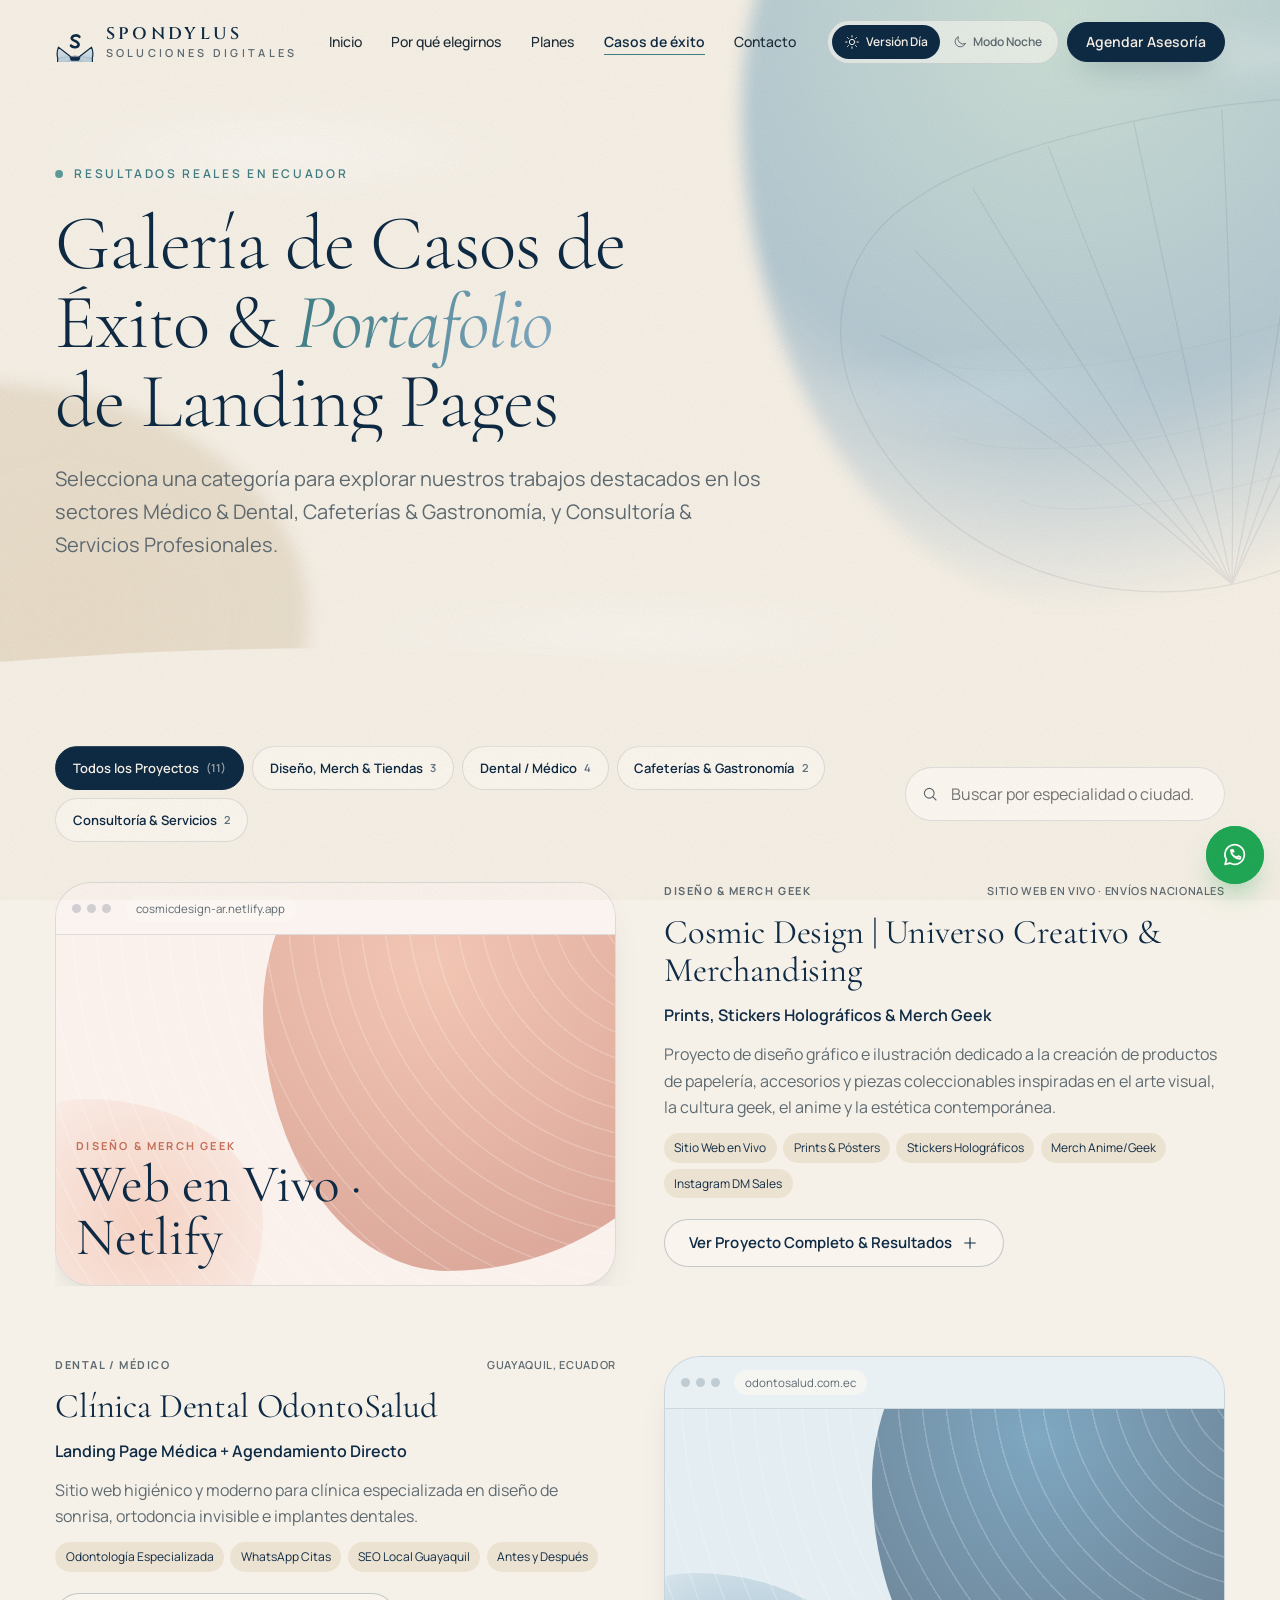
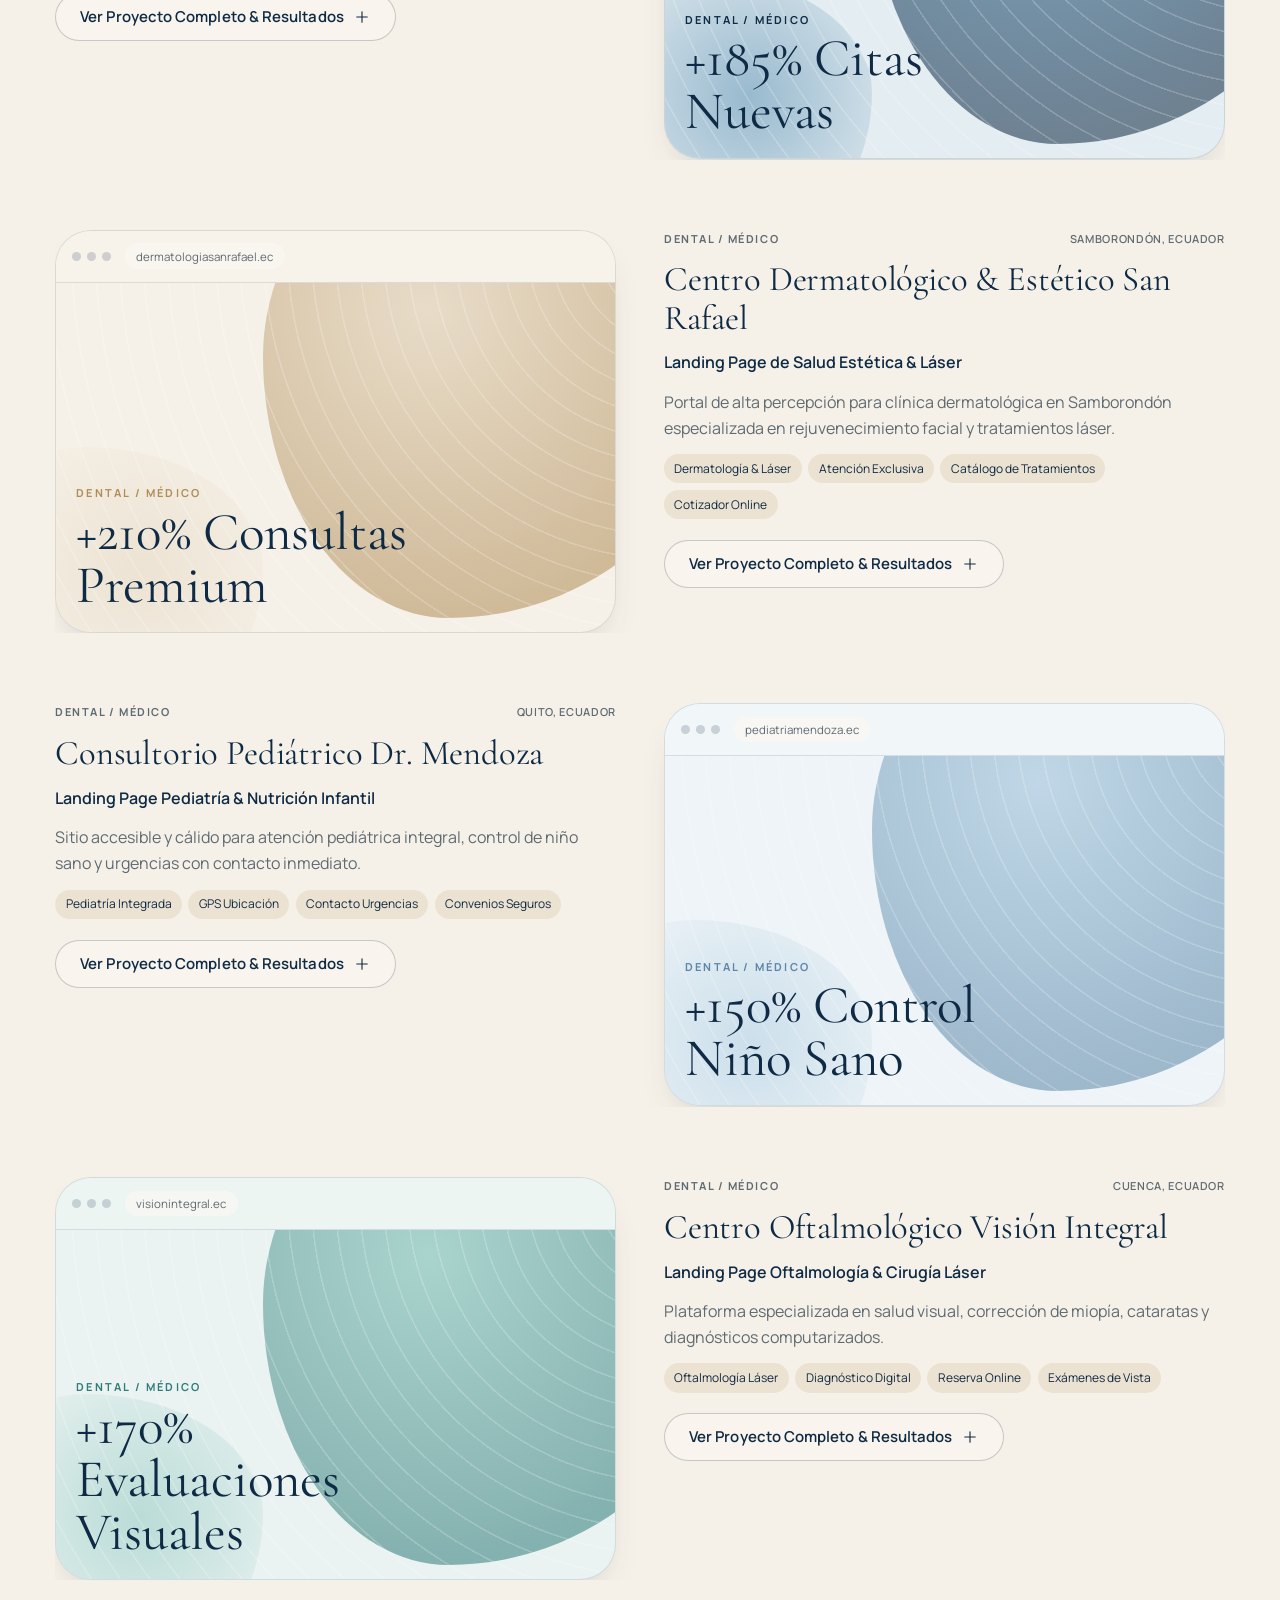
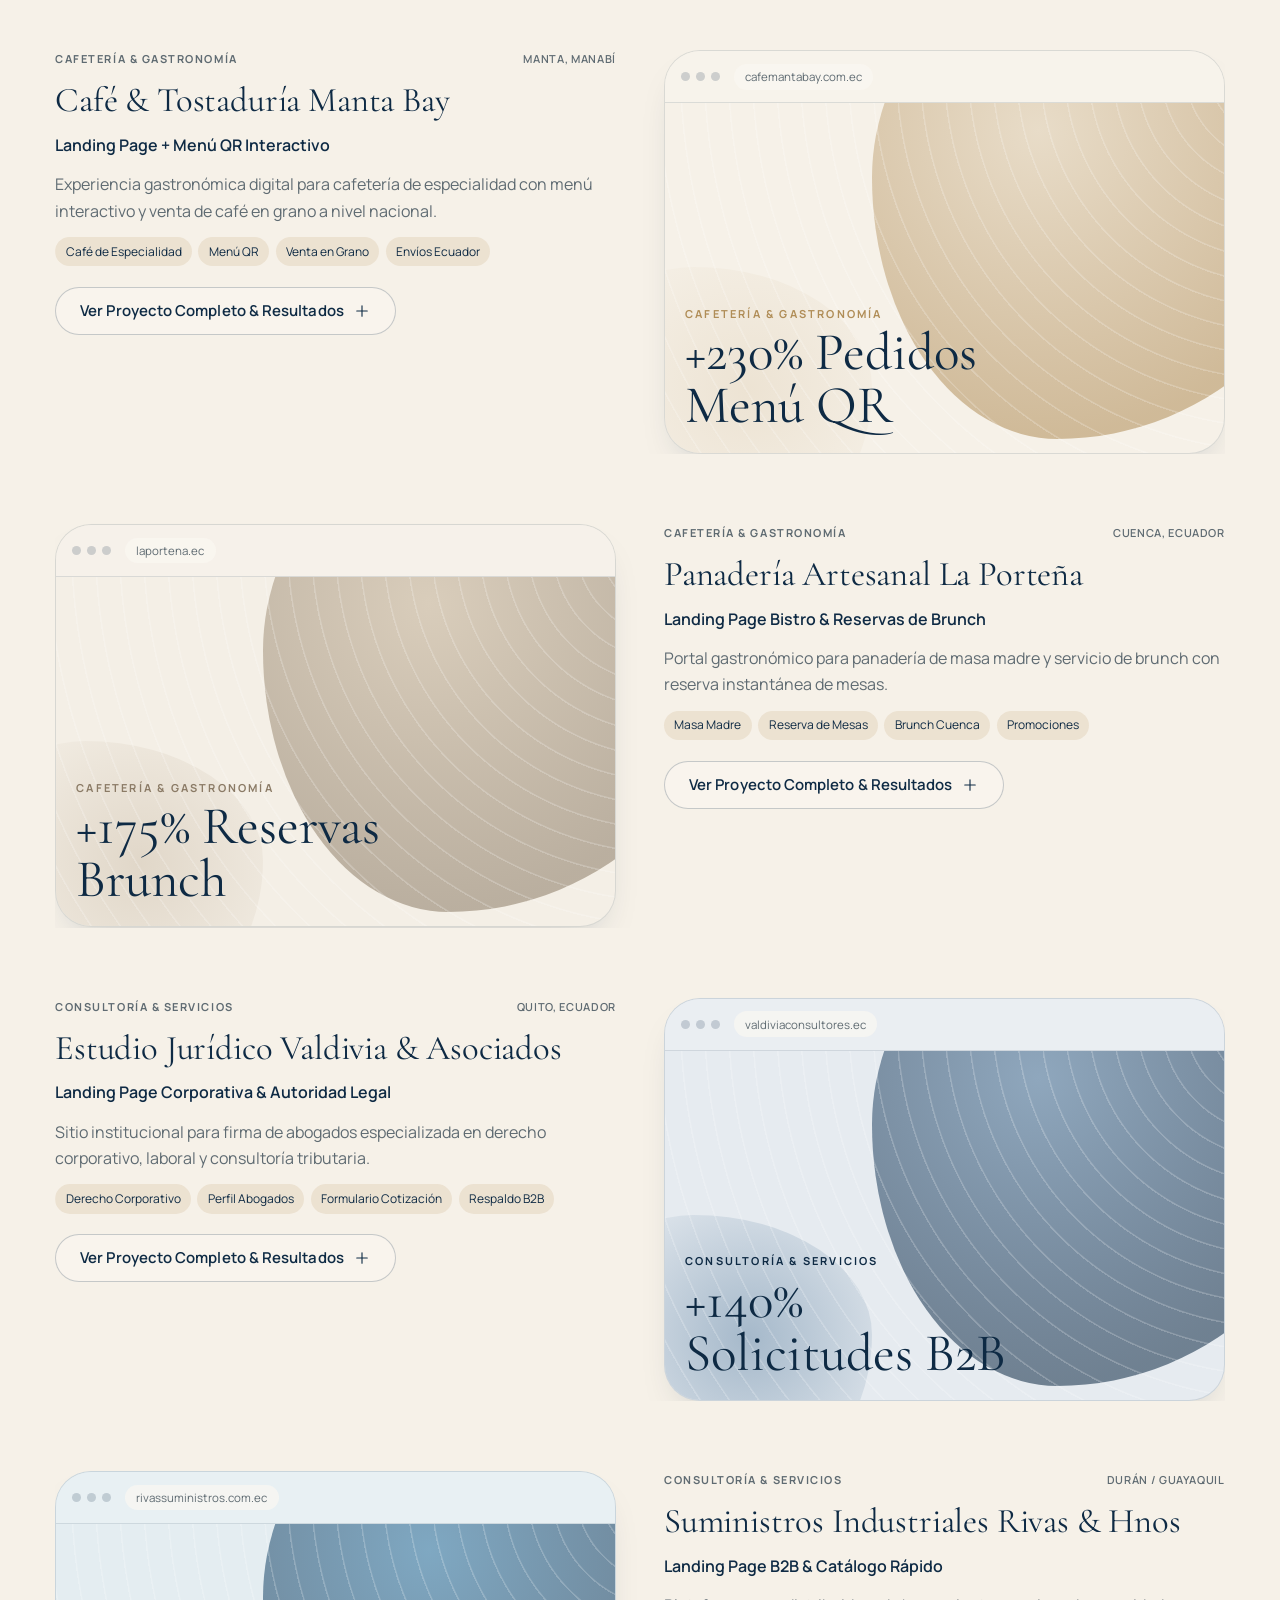
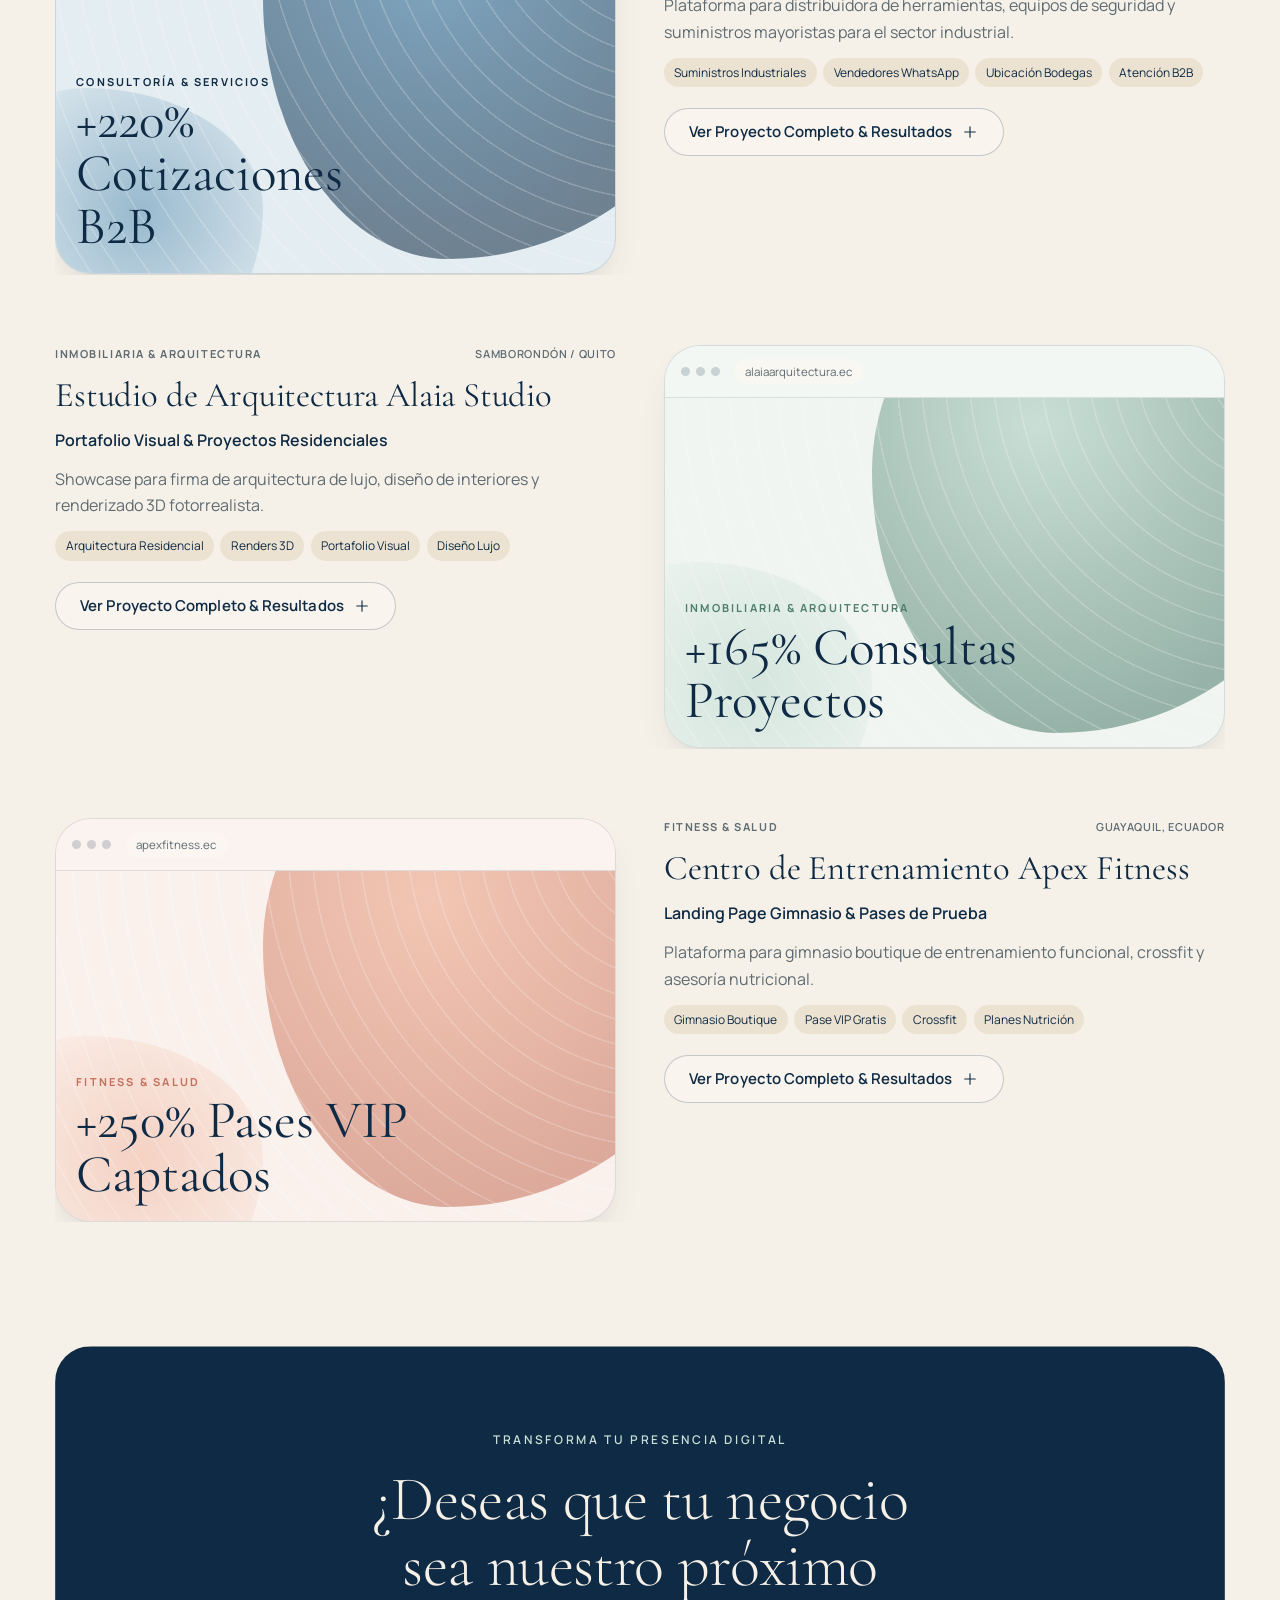
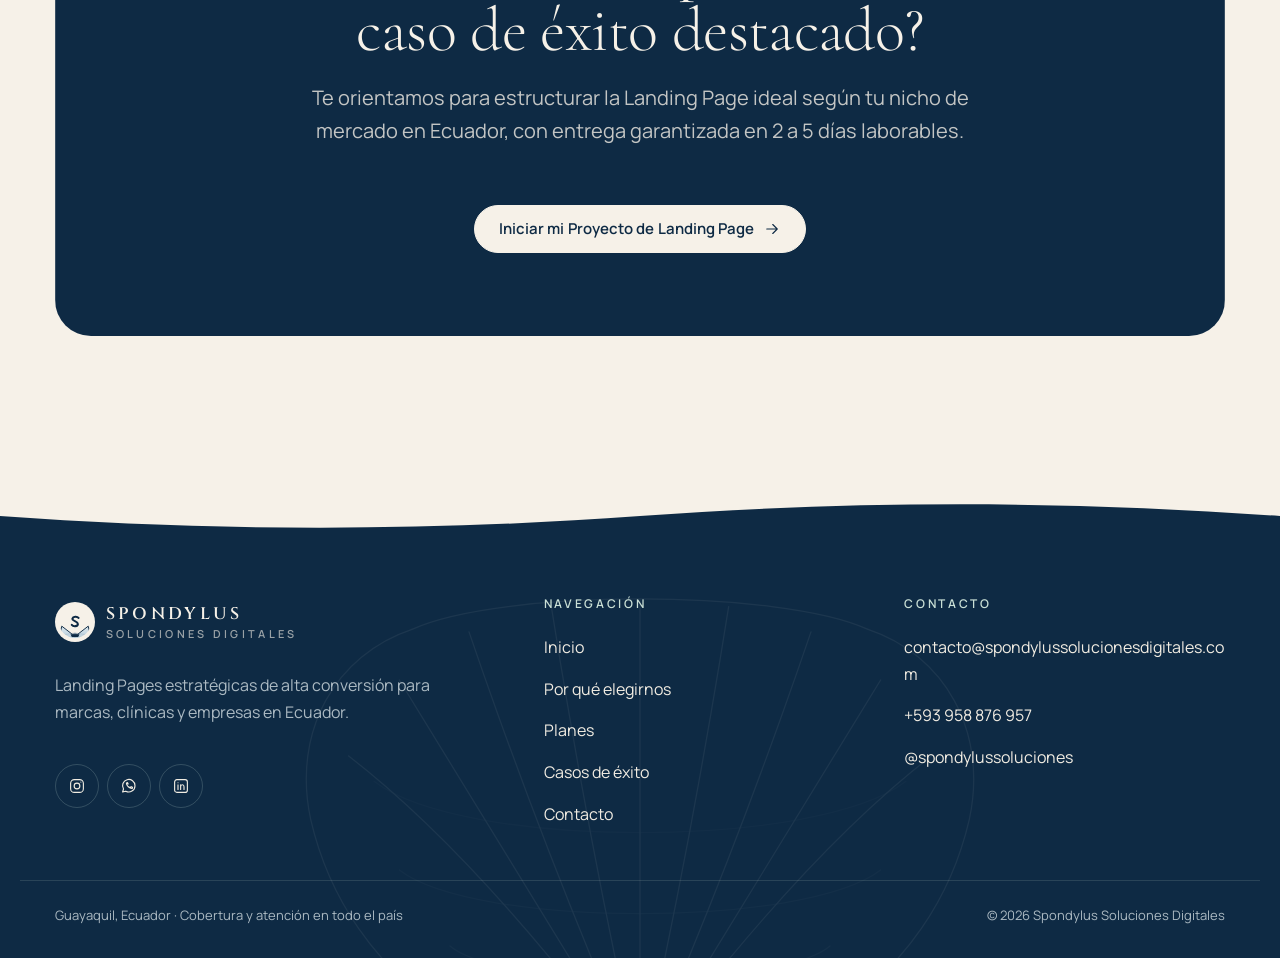
<file: pages/casos.html>
<!doctype html>
<html lang="es" class="no-js" data-base="../" data-theme="light">
<head>
<meta charset="utf-8">
<meta name="viewport" content="width=device-width, initial-scale=1, viewport-fit=cover">
<title>Casos de Éxito &amp; Portafolio | Spondylus Soluciones Digitales</title>
<meta name="description" content="Galería de casos de éxito y portafolio de landing pages en Ecuador: médico &amp; dental, cafeterías &amp; gastronomía, consultoría &amp; servicios.">
<meta name="theme-color" content="#F6F1E8">
<link rel="canonical" href="https://spondylussolucionesdigitales.com/pages/casos.html">
<meta property="og:type" content="website">
<meta property="og:title" content="Casos de Éxito &amp; Portafolio | Spondylus Soluciones Digitales">
<meta property="og:description" content="Galería de casos de éxito y portafolio de landing pages en Ecuador: médico &amp; dental, cafeterías &amp; gastronomía, consultoría &amp; servicios.">
<meta property="og:url" content="https://spondylussolucionesdigitales.com/pages/casos.html">
<meta property="og:image" content="https://spondylussolucionesdigitales.com/assets/images/og-image.jpg">
<meta property="og:locale" content="es_EC">
<meta name="twitter:card" content="summary_large_image">
<link rel="icon" href="../assets/icons/favicon.svg" type="image/svg+xml">
<link rel="preconnect" href="https://fonts.googleapis.com">
<link rel="preconnect" href="https://fonts.gstatic.com" crossorigin>
<link rel="stylesheet" href="https://fonts.googleapis.com/css2?family=Cormorant+Garamond:ital,wght@0,300;0,400;0,500;1,300;1,400&family=Manrope:wght@400;500;600;700&family=Cinzel:wght@500;600&display=swap">
<script>(function(d){d.classList.replace("no-js","js");try{var t=localStorage.getItem("spd-theme");if(t)d.dataset.theme=t;}catch(_){}})(document.documentElement);</script>
<link rel="stylesheet" href="../css/variables.css">
<link rel="stylesheet" href="../css/reset.css">
<link rel="stylesheet" href="../css/base.css">
<link rel="stylesheet" href="../css/components.css">
<link rel="stylesheet" href="../css/responsive.css">
<link rel="stylesheet" href="../css/motion.css">
<script type="application/ld+json">{"@context": "https://schema.org", "@type": "ProfessionalService", "name": "Spondylus Soluciones Digitales", "url": "https://spondylussolucionesdigitales.com/", "email": "contacto@spondylussolucionesdigitales.com", "telephone": "+593 958 876 957", "address": {"@type": "PostalAddress", "addressLocality": "Guayaquil", "addressCountry": "EC"}, "areaServed": "EC", "sameAs": ["https://www.instagram.com/spondylussoluciones/"]}</script>
</head>
<body>
<a class="skip-link" href="#main">Saltar al contenido</a>
<div class="grain" aria-hidden="true"></div>
<header class="site-header" data-header data-nav-breakpoint="1024">
  <div class="container site-header__inner">
    <a class="brand" href="../index.html" aria-label="Spondylus Soluciones Digitales — Inicio">
      <img class="brand__mark" data-asset="logo" src="../assets/images/logo.svg" alt="" width="44" height="44" decoding="async">
      <span class="brand__text"><span class="brand__name">Spondylus</span><span class="brand__sub">Soluciones Digitales</span></span>
    </a>
    <nav class="nav" aria-label="Principal">
      <ul class="nav__list" id="nav-menu" data-nav-menu><li><a href="../index.html">Inicio</a></li><li><a href="../pages/nosotros.html">Por qué elegirnos</a></li><li><a href="../pages/planes.html">Planes</a></li><li><a href="../pages/casos.html" aria-current="page">Casos de éxito</a></li><li><a href="../pages/contacto.html">Contacto</a></li>
        <li class="nav__cta-m"><a class="btn btn--primary" href="https://wa.me/593958876957" target="_blank" rel="noopener"><svg class="ico" viewBox="0 0 24 24" fill="none" stroke="currentColor" stroke-width="1.5" stroke-linecap="round" stroke-linejoin="round" aria-hidden="true"><path d="M20 11.6a8.3 8.3 0 0 1-12.3 7.3L3.5 20l1.2-4A8.3 8.3 0 1 1 20 11.6Z"/><path d="M8.6 8.4c.3 2.6 2.5 5 5.2 5.6l1.1-1.1 1.8.8-.3 1.6c-3.9.3-7.8-3.4-7.9-7.4l1.6-.4.8 1.7Z"/></svg> WhatsApp Directo</a></li>
      </ul>
    </nav>
    <div class="site-header__tools">
      <button class="theme-toggle" type="button" data-theme-toggle aria-label="Cambiar a Modo Noche">
        <span class="theme-toggle__opt theme-toggle__opt--day"><svg class="ico" viewBox="0 0 24 24" fill="none" stroke="currentColor" stroke-width="1.5" stroke-linecap="round" stroke-linejoin="round" aria-hidden="true"><circle cx="12" cy="12" r="4"/><path d="M12 2.5v2M12 19.5v2M2.5 12h2M19.5 12h2M5.3 5.3l1.4 1.4M17.3 17.3l1.4 1.4M5.3 18.7l1.4-1.4M17.3 6.7l1.4-1.4"/></svg><span>Versión Día</span></span>
        <span class="theme-toggle__opt theme-toggle__opt--night"><svg class="ico" viewBox="0 0 24 24" fill="none" stroke="currentColor" stroke-width="1.5" stroke-linecap="round" stroke-linejoin="round" aria-hidden="true"><path d="M20 14.5A8 8 0 0 1 9.5 4a8 8 0 1 0 10.5 10.5Z"/></svg><span>Modo Noche</span></span>
      </button>
      <a class="btn btn--primary btn--sm site-header__cta" href="../pages/contacto.html">Agendar Asesoría</a>
      <button class="nav-toggle" type="button" data-nav-toggle aria-controls="nav-menu" aria-expanded="false" aria-label="Abrir menú" data-label-open="Abrir menú" data-label-close="Cerrar menú"><span></span><span></span></button>
    </div>
  </div>
</header>
<main id="main">
<section class="page-hero" aria-labelledby="page-title">
  <div class="hero__water" aria-hidden="true"><span class="orb orb--1"></span><span class="orb orb--2"></span><span class="caustics"></span></div>
  <svg class="shell-lines" viewBox="0 0 600 420" fill="none" aria-hidden="true">
  <g stroke="currentColor" stroke-width="1" stroke-linecap="round">
    <path d="M300 400C190 400 70 330 40 200 25 130 60 70 120 50" />
    <path d="M300 400C410 400 530 330 560 200 575 130 540 70 480 50" />
    <path d="M120 50C190 18 410 18 480 50" />
    <path d="M300 400 Q 173.5 230 70 150" /><path d="M300 400 Q 195.5 230 110 90" /><path d="M300 400 Q 225.75 230 165 52" /><path d="M300 400 Q 261.5 230 230 32" /><path d="M300 400 Q 300.0 230 300 26" /><path d="M300 400 Q 338.5 230 370 32" /><path d="M300 400 Q 374.25 230 435 52" /><path d="M300 400 Q 404.5 230 490 90" /><path d="M300 400 Q 426.5 230 530 150" />
    <path d="M150 300c40 34 260 34 300 0" opacity=".5"/><path d="M110 240c60 46 320 46 380 0" opacity=".4"/><path d="M90 170c70 54 350 54 420 0" opacity=".3"/>
  </g></svg>
  <div class="container page-hero__inner">
    <p class="eyebrow" data-reveal="fade-up"><span class="eyebrow__dot"></span>Resultados Reales en Ecuador</p>
    <h1 id="page-title" class="h-display h-display--page" data-reveal="fade-up">Galería de Casos de Éxito &amp; <em>Portafolio</em> de Landing Pages</h1>
    <p class="lead" data-reveal="fade-up">Selecciona una categoría para explorar nuestros trabajos destacados en los sectores Médico &amp; Dental, Cafeterías &amp; Gastronomía, y Consultoría &amp; Servicios Profesionales.</p>
    
  </div>
  <div class="tide tide--hero" aria-hidden="true"><svg viewBox="0 0 1440 80" preserveAspectRatio="none"><path d="M0 40c120-26 240-26 360 0s240 26 360 0 240-26 360 0 240 26 360 0v40H0Z"/></svg></div>
</section>
<section class="section section--tight" aria-label="Casos de éxito">
  <div class="container">
    <div class="gallery-tools" data-reveal="fade-up">
      <div class="filters" role="group" aria-label="Filtrar proyectos por categoría" data-filters="casos"><button type="button" class="filter is-active" data-filter="todos" aria-pressed="true">Todos los Proyectos <span>(11)</span></button><button type="button" class="filter" data-filter="mas" aria-pressed="false" title="Marcas de diseño, merchandising geek, tiendas y marcas creativas.">Diseño, Merch &amp; Tiendas <span>3</span></button><button type="button" class="filter" data-filter="medico" aria-pressed="false" title="Clínicas dentales, consultorios médicos, estéticas y especialistas en salud.">Dental / Médico <span>4</span></button><button type="button" class="filter" data-filter="cafeteria" aria-pressed="false" title="Cafés de especialidad, bistro, panaderías artesanales y restaurantes.">Cafeterías &amp; Gastronomía <span>2</span></button><button type="button" class="filter" data-filter="consultoria" aria-pressed="false" title="Estudios jurídicos, firmas contables, arquitectura e industrias B2B.">Consultoría &amp; Servicios <span>2</span></button></div>
      <label class="search"><span class="sr-only">Buscar proyectos</span><svg class="ico" viewBox="0 0 24 24" fill="none" stroke="currentColor" stroke-width="1.5" stroke-linecap="round" stroke-linejoin="round" aria-hidden="true"><circle cx="11" cy="11" r="6.5"/><path d="m20 20-4.2-4.2"/></svg><input type="search" placeholder="Buscar por especialidad o ciudad..." data-search-input></label>
    </div>
    <div class="cases" data-cases data-cms-projects="casos"><article class="case" id="mas-cosmic" data-cat="mas" data-search="cosmic design | universo creativo &amp; merchandising diseño &amp; merch geek sitio web en vivo · envíos nacionales sitio web en vivo prints &amp; pósters stickers holográficos merch anime/geek instagram dm sales" data-reveal="fade-up">
  <div class="case__visual"><div class="cover cover--coral cover--big" data-project-cover="mas-cosmic">
  <div class="cover__bar"><span></span><span></span><span></span><em>cosmicdesign-ar.netlify.app</em></div>
  <div class="cover__body">
    <span class="cover__blob cover__blob--a"></span><span class="cover__blob cover__blob--b"></span>
    <p class="cover__cat">Diseño &amp; Merch Geek</p>
    <p class="cover__metric">Web en Vivo · Netlify</p>
    <span class="cover__lines"></span>
  </div>
</div></div>
  <div class="case__summary">
    <p class="project__meta"><span>Diseño &amp; Merch Geek</span><span>Sitio Web en Vivo · Envíos Nacionales</span></p>
    <h3 class="h-card h-card--lg">Cosmic Design | Universo Creativo &amp; Merchandising</h3>
    <p class="case__subtitle">Prints, Stickers Holográficos &amp; Merch Geek</p>
    <p>Proyecto de diseño gráfico e ilustración dedicado a la creación de productos de papelería, accesorios y piezas coleccionables inspiradas en el arte visual, la cultura geek, el anime y la estética contemporánea.</p>
    <ul class="chips"><li>Sitio Web en Vivo</li><li>Prints &amp; Pósters</li><li>Stickers Holográficos</li><li>Merch Anime/Geek</li><li>Instagram DM Sales</li></ul>
    <details class="case__details" data-case-details>
      <summary class="btn btn--ghost">Ver Proyecto Completo &amp; Resultados <svg class="ico" viewBox="0 0 24 24" fill="none" stroke="currentColor" stroke-width="1.5" stroke-linecap="round" stroke-linejoin="round" aria-hidden="true"><path d="M12 5v14M5 12h14"/></svg></summary>
      <div class="case__content">
        <div class="case__gallery"><p class="case__hint">Vista Principal · ● Catálogo Activo</p><ul class="case__thumbs"><li><span class="thumb thumb--coral"><span>Portada · Universo Creativo</span></span></li><li><span class="thumb thumb--coral"><span>Slide 1 · Stickers &amp; Calcomanías</span></span></li><li><span class="thumb thumb--coral"><span>Slide 2 · Láminas &amp; Pósters A4/A3</span></span></li><li><span class="thumb thumb--coral"><span>Slide 3 · Accesorios &amp; Merch</span></span></li></ul></div>
        <div class="case__stats"><div class="stat"><p class="stat__value">Netlify</p><p class="stat__label">Sitio Web Activo</p></div><div class="stat"><p class="stat__value">Multi-Slide HD</p><p class="stat__label">Formato Catálogo</p></div><div class="stat"><p class="stat__value">Holográfico</p><p class="stat__label">Acabados Merch</p></div></div>
        <div class="case__cols">
          <div><h4>Objetivo del Proyecto:</h4><p>Presentar el catálogo interactivo de prints, calcomanías resistentes y accesorios geek con canal de compra directa vía Instagram DM y sitio web en vivo.</p></div>
          <div><h4>Resultado Obtenido:</h4><p>Presentación visual de alto impacto alojada en Netlify con navegación interactiva estilo galería de producto que eleva el valor percibido de cada pieza.</p></div>
          <div><h4>Desafío Inicial:</h4><p>Exhibir la variedad de piezas artísticas (stickers holográficos, láminas en papeles especiales, llaveros acrílicos y packaging a medida) de forma interactiva y atractiva para compradores en redes sociales.</p></div>
          <div><h4>Solución Spondylus:</h4><p>Implementamos un sitio web optimizado en Netlify con visor multi-imagen (portada y 3 slides temáticos) con miniaturas dinámicas estilo Amazon, zoom responsivo y enlace directo para coordinar stock y pedidos.</p></div>
        </div>
        <h4>Tecnologías &amp; Integraciones Usadas:</h4><ul class="chips chips--mono"><li>React 18</li><li>Tailwind CSS</li><li>Netlify Cloud</li><li>Instagram DM API</li><li>Multi-slide Image Zoom</li><li>Mobile Touch Swipe</li></ul>
        <h4>Funcionalidades Implementadas en la Landing Page:</h4><ul class="checklist"><li><svg class="ico" viewBox="0 0 24 24" fill="none" stroke="currentColor" stroke-width="1.5" stroke-linecap="round" stroke-linejoin="round" aria-hidden="true"><path d="m5 12.5 4.2 4.2L19 7"/></svg><span>Sitio web en vivo disponible en Netlify (cosmicdesign-ar.netlify.app)</span></li><li><svg class="ico" viewBox="0 0 24 24" fill="none" stroke="currentColor" stroke-width="1.5" stroke-linecap="round" stroke-linejoin="round" aria-hidden="true"><path d="m5 12.5 4.2 4.2L19 7"/></svg><span>Stickers &amp; Calcomanías: Vinilos resistentes al agua, acabados holográficos y troquelados de precisión</span></li><li><svg class="ico" viewBox="0 0 24 24" fill="none" stroke="currentColor" stroke-width="1.5" stroke-linecap="round" stroke-linejoin="round" aria-hidden="true"><path d="m5 12.5 4.2 4.2L19 7"/></svg><span>Láminas &amp; Pósters: Impresiones de alta definición en papeles especiales (formatos A4 y A3)</span></li><li><svg class="ico" viewBox="0 0 24 24" fill="none" stroke="currentColor" stroke-width="1.5" stroke-linecap="round" stroke-linejoin="round" aria-hidden="true"><path d="m5 12.5 4.2 4.2L19 7"/></svg><span>Accesorios &amp; Merch: Llaveros acrílicos, pins metálicos y tote bags ilustradas</span></li><li><svg class="ico" viewBox="0 0 24 24" fill="none" stroke="currentColor" stroke-width="1.5" stroke-linecap="round" stroke-linejoin="round" aria-hidden="true"><path d="m5 12.5 4.2 4.2L19 7"/></svg><span>Personalización para Emprendimientos: Diseño y producción de packaging y stickers de marca a medida</span></li><li><svg class="ico" viewBox="0 0 24 24" fill="none" stroke="currentColor" stroke-width="1.5" stroke-linecap="round" stroke-linejoin="round" aria-hidden="true"><path d="m5 12.5 4.2 4.2L19 7"/></svg><span>Atención personalizada: Coordinación de stock, encargos y entregas directas por DM de Instagram</span></li></ul>
        <figure class="quote quote--inline"><blockquote><p>“El sitio web en vivo y el visor interactivo permiten a nuestros seguidores apreciar cada detalle del papel especial, los brillos holográficos y el packaging antes de comprar.”</p></blockquote>
          <figcaption><span class="avatar">CD</span><span><strong>Cosmic Team</strong><br>Ilustración &amp; Dirección Creativa · @cosmicdesign.ar</span></figcaption></figure>
        <div class="case__cta"><div><p class="h-card">¿Te gusta este estilo para tu negocio?</p><p>Lo adaptamos a tu marca con entrega en 2 a 5 días.</p></div>
          <div class="btn-row"><a class="btn btn--ghost" href="https://cosmicdesign-ar.netlify.app/" target="_blank" rel="noopener">Ver Sitio Web en Vivo <svg class="ico" viewBox="0 0 24 24" fill="none" stroke="currentColor" stroke-width="1.5" stroke-linecap="round" stroke-linejoin="round" aria-hidden="true"><path d="M5 12h14M13 6l6 6-6 6"/></svg></a><a class="btn btn--primary" href="https://wa.me/593958876957?text=%C2%A1Hola%21%20Quiero%20una%20Landing%20Page%20como%20esta%3A%20Cosmic%20Design%20%7C%20Universo%20Creativo%20%26%20Merchandising" target="_blank" rel="noopener">Quiero una Landing Page como esta <svg class="ico" viewBox="0 0 24 24" fill="none" stroke="currentColor" stroke-width="1.5" stroke-linecap="round" stroke-linejoin="round" aria-hidden="true"><path d="M5 12h14M13 6l6 6-6 6"/></svg></a></div></div>
      </div>
    </details>
  </div>
</article><article class="case" id="medico-1" data-cat="medico" data-search="clínica dental odontosalud dental / médico guayaquil, ecuador odontología especializada whatsapp citas seo local guayaquil antes y después" data-reveal="fade-up">
  <div class="case__visual"><div class="cover cover--ocean cover--big" data-project-cover="medico-1">
  <div class="cover__bar"><span></span><span></span><span></span><em>odontosalud.com.ec</em></div>
  <div class="cover__body">
    <span class="cover__blob cover__blob--a"></span><span class="cover__blob cover__blob--b"></span>
    <p class="cover__cat">Dental / Médico</p>
    <p class="cover__metric">+185% Citas Nuevas</p>
    <span class="cover__lines"></span>
  </div>
</div></div>
  <div class="case__summary">
    <p class="project__meta"><span>Dental / Médico</span><span>Guayaquil, Ecuador</span></p>
    <h3 class="h-card h-card--lg">Clínica Dental OdontoSalud</h3>
    <p class="case__subtitle">Landing Page Médica + Agendamiento Directo</p>
    <p>Sitio web higiénico y moderno para clínica especializada en diseño de sonrisa, ortodoncia invisible e implantes dentales.</p>
    <ul class="chips"><li>Odontología Especializada</li><li>WhatsApp Citas</li><li>SEO Local Guayaquil</li><li>Antes y Después</li></ul>
    <details class="case__details" data-case-details>
      <summary class="btn btn--ghost">Ver Proyecto Completo &amp; Resultados <svg class="ico" viewBox="0 0 24 24" fill="none" stroke="currentColor" stroke-width="1.5" stroke-linecap="round" stroke-linejoin="round" aria-hidden="true"><path d="M12 5v14M5 12h14"/></svg></summary>
      <div class="case__content">
        
        <div class="case__stats"><div class="stat"><p class="stat__value">+185%</p><p class="stat__label">Citas por WhatsApp</p></div><div class="stat"><p class="stat__value">0.7 seg</p><p class="stat__label">Tiempo de Carga</p></div><div class="stat"><p class="stat__value">&lt; 12 días</p><p class="stat__label">Retorno Inversión</p></div></div>
        <div class="case__cols">
          <div><h4>Objetivo del Proyecto:</h4><p>Convertir visitas de búsquedas locales en pacientes agendados directamente por WhatsApp sin fricción.</p></div>
          <div><h4>Resultado Obtenido:</h4><p>Incremento del 185% en solicitudes de valoración dental gratuita y posicionamiento destacado en búsquedas de Guayaquil.</p></div>
          <div><h4>Desafío Inicial:</h4><p>Dependían de referencias de boca en boca y carecían de una plataforma web que transmitiera la higiene, tecnología de vanguardia e imagen profesional de sus instalaciones.</p></div>
          <div><h4>Solución Spondylus:</h4><p>Desarrollamos una Landing Page médica ultra limpia con botón directo de agendamiento a 1 clic, catálogo visual de especialidades, sección de casos clínicos reales y mapa interactivo GPS.</p></div>
        </div>
        <h4>Tecnologías &amp; Integraciones Usadas:</h4><ul class="chips chips--mono"><li>React 18</li><li>Tailwind CSS</li><li>WhatsApp Business API</li><li>Google Maps Places API</li><li>Vite</li></ul>
        <h4>Funcionalidades Implementadas en la Landing Page:</h4><ul class="checklist"><li><svg class="ico" viewBox="0 0 24 24" fill="none" stroke="currentColor" stroke-width="1.5" stroke-linecap="round" stroke-linejoin="round" aria-hidden="true"><path d="m5 12.5 4.2 4.2L19 7"/></svg><span>Agendamiento de citas prioritario vía WhatsApp en 1 solo clic</span></li><li><svg class="ico" viewBox="0 0 24 24" fill="none" stroke="currentColor" stroke-width="1.5" stroke-linecap="round" stroke-linejoin="round" aria-hidden="true"><path d="m5 12.5 4.2 4.2L19 7"/></svg><span>Galería interactiva antes/después de estética dental</span></li><li><svg class="ico" viewBox="0 0 24 24" fill="none" stroke="currentColor" stroke-width="1.5" stroke-linecap="round" stroke-linejoin="round" aria-hidden="true"><path d="m5 12.5 4.2 4.2L19 7"/></svg><span>Integración GPS con Waze y Google Maps para ubicación exacta</span></li><li><svg class="ico" viewBox="0 0 24 24" fill="none" stroke="currentColor" stroke-width="1.5" stroke-linecap="round" stroke-linejoin="round" aria-hidden="true"><path d="m5 12.5 4.2 4.2L19 7"/></svg><span>Carga ultrarrápida (&lt;1 seg) en redes celulares 4G/5G</span></li><li><svg class="ico" viewBox="0 0 24 24" fill="none" stroke="currentColor" stroke-width="1.5" stroke-linecap="round" stroke-linejoin="round" aria-hidden="true"><path d="m5 12.5 4.2 4.2L19 7"/></svg><span>Testimonios reales y valoraciones de Google integradas</span></li></ul>
        <figure class="quote quote--inline"><blockquote><p>“Desde el primer día de lanzamiento, los pacientes nos contactan por WhatsApp con la decisión tomada. La landing transmite exactamente la limpieza y profesionalismo de nuestra clínica.”</p></blockquote>
          <figcaption><span class="avatar">MC</span><span><strong>Dra. Mariela Castro</strong><br>Directora Médica · OdontoSalud Guayaquil</span></figcaption></figure>
        <div class="case__cta"><div><p class="h-card">¿Te gusta este estilo para tu negocio?</p><p>Lo adaptamos a tu marca con entrega en 2 a 5 días.</p></div>
          <div class="btn-row"><a class="btn btn--primary" href="https://wa.me/593958876957?text=%C2%A1Hola%21%20Quiero%20una%20Landing%20Page%20como%20esta%3A%20Cl%C3%ADnica%20Dental%20OdontoSalud" target="_blank" rel="noopener">Quiero una Landing Page como esta <svg class="ico" viewBox="0 0 24 24" fill="none" stroke="currentColor" stroke-width="1.5" stroke-linecap="round" stroke-linejoin="round" aria-hidden="true"><path d="M5 12h14M13 6l6 6-6 6"/></svg></a></div></div>
      </div>
    </details>
  </div>
</article><article class="case" id="medico-2" data-cat="medico" data-search="centro dermatológico &amp; estético san rafael dental / médico samborondón, ecuador dermatología &amp; láser atención exclusiva catálogo de tratamientos cotizador online" data-reveal="fade-up">
  <div class="case__visual"><div class="cover cover--sand cover--big" data-project-cover="medico-2">
  <div class="cover__bar"><span></span><span></span><span></span><em>dermatologiasanrafael.ec</em></div>
  <div class="cover__body">
    <span class="cover__blob cover__blob--a"></span><span class="cover__blob cover__blob--b"></span>
    <p class="cover__cat">Dental / Médico</p>
    <p class="cover__metric">+210% Consultas Premium</p>
    <span class="cover__lines"></span>
  </div>
</div></div>
  <div class="case__summary">
    <p class="project__meta"><span>Dental / Médico</span><span>Samborondón, Ecuador</span></p>
    <h3 class="h-card h-card--lg">Centro Dermatológico &amp; Estético San Rafael</h3>
    <p class="case__subtitle">Landing Page de Salud Estética &amp; Láser</p>
    <p>Portal de alta percepción para clínica dermatológica en Samborondón especializada en rejuvenecimiento facial y tratamientos láser.</p>
    <ul class="chips"><li>Dermatología &amp; Láser</li><li>Atención Exclusiva</li><li>Catálogo de Tratamientos</li><li>Cotizador Online</li></ul>
    <details class="case__details" data-case-details>
      <summary class="btn btn--ghost">Ver Proyecto Completo &amp; Resultados <svg class="ico" viewBox="0 0 24 24" fill="none" stroke="currentColor" stroke-width="1.5" stroke-linecap="round" stroke-linejoin="round" aria-hidden="true"><path d="M12 5v14M5 12h14"/></svg></summary>
      <div class="case__content">
        
        <div class="case__stats"><div class="stat"><p class="stat__value">+210%</p><p class="stat__label">Consultas Estéticas</p></div><div class="stat"><p class="stat__value">10/10</p><p class="stat__label">Satisfacción Paciente</p></div><div class="stat"><p class="stat__value">2.5 min</p><p class="stat__label">Permanencia Web</p></div></div>
        <div class="case__cols">
          <div><h4>Objetivo del Proyecto:</h4><p>Atraer pacientes de perfil premium interesados en tratamientos estéticos avanzados en el sector de Samborondón.</p></div>
          <div><h4>Resultado Obtenido:</h4><p>Captación de más de 80 nuevas pacientes mensuales para procedimientos láser de alto valor.</p></div>
          <div><h4>Desafío Inicial:</h4><p>Necesitaban un sitio elegante que reflejara el nivel de sus equipos médicos láser y justificara la tarifa premium de sus tratamientos.</p></div>
          <div><h4>Solución Spondylus:</h4><p>Diseñamos una landing page minimalista con paleta dorada y neutra, fichas interactivas por tipo de tratamiento y cotización pre-configurada.</p></div>
        </div>
        <h4>Tecnologías &amp; Integraciones Usadas:</h4><ul class="chips chips--mono"><li>React</li><li>Tailwind CSS</li><li>Framer Motion</li><li>WhatsApp Webhook</li><li>WebP Optimization</li></ul>
        <h4>Funcionalidades Implementadas en la Landing Page:</h4><ul class="checklist"><li><svg class="ico" viewBox="0 0 24 24" fill="none" stroke="currentColor" stroke-width="1.5" stroke-linecap="round" stroke-linejoin="round" aria-hidden="true"><path d="m5 12.5 4.2 4.2L19 7"/></svg><span>Catálogo estructurado por tipo de tratamiento cutáneo y láser</span></li><li><svg class="ico" viewBox="0 0 24 24" fill="none" stroke="currentColor" stroke-width="1.5" stroke-linecap="round" stroke-linejoin="round" aria-hidden="true"><path d="m5 12.5 4.2 4.2L19 7"/></svg><span>Formulario inteligente de solicitud de valoración personalizada</span></li><li><svg class="ico" viewBox="0 0 24 24" fill="none" stroke="currentColor" stroke-width="1.5" stroke-linecap="round" stroke-linejoin="round" aria-hidden="true"><path d="m5 12.5 4.2 4.2L19 7"/></svg><span>Reseñas verificadas de pacientes con puntuación 5 estrellas</span></li><li><svg class="ico" viewBox="0 0 24 24" fill="none" stroke="currentColor" stroke-width="1.5" stroke-linecap="round" stroke-linejoin="round" aria-hidden="true"><path d="m5 12.5 4.2 4.2L19 7"/></svg><span>Diseño 100% responsivo con experiencia de navegación fluida</span></li></ul>
        <figure class="quote quote--inline"><blockquote><p>“Captamos pacientes de alto perfil que buscan atención exclusiva. La elegancia visual y rapidez del sitio web marcaron una diferencia gigante frente a la competencia.”</p></blockquote>
          <figcaption><span class="avatar">RS</span><span><strong>Dr. Roberto San Martín</strong><br>Especialista Dermatológico · Samborondón</span></figcaption></figure>
        <div class="case__cta"><div><p class="h-card">¿Te gusta este estilo para tu negocio?</p><p>Lo adaptamos a tu marca con entrega en 2 a 5 días.</p></div>
          <div class="btn-row"><a class="btn btn--primary" href="https://wa.me/593958876957?text=%C2%A1Hola%21%20Quiero%20una%20Landing%20Page%20como%20esta%3A%20Centro%20Dermatol%C3%B3gico%20%26%20Est%C3%A9tico%20San%20Rafael" target="_blank" rel="noopener">Quiero una Landing Page como esta <svg class="ico" viewBox="0 0 24 24" fill="none" stroke="currentColor" stroke-width="1.5" stroke-linecap="round" stroke-linejoin="round" aria-hidden="true"><path d="M5 12h14M13 6l6 6-6 6"/></svg></a></div></div>
      </div>
    </details>
  </div>
</article><article class="case" id="medico-3" data-cat="medico" data-search="consultorio pediátrico dr. mendoza dental / médico quito, ecuador pediatría integrada gps ubicación contacto urgencias convenios seguros" data-reveal="fade-up">
  <div class="case__visual"><div class="cover cover--sky cover--big" data-project-cover="medico-3">
  <div class="cover__bar"><span></span><span></span><span></span><em>pediatriamendoza.ec</em></div>
  <div class="cover__body">
    <span class="cover__blob cover__blob--a"></span><span class="cover__blob cover__blob--b"></span>
    <p class="cover__cat">Dental / Médico</p>
    <p class="cover__metric">+150% Control Niño Sano</p>
    <span class="cover__lines"></span>
  </div>
</div></div>
  <div class="case__summary">
    <p class="project__meta"><span>Dental / Médico</span><span>Quito, Ecuador</span></p>
    <h3 class="h-card h-card--lg">Consultorio Pediátrico Dr. Mendoza</h3>
    <p class="case__subtitle">Landing Page Pediatría &amp; Nutrición Infantil</p>
    <p>Sitio accesible y cálido para atención pediátrica integral, control de niño sano y urgencias con contacto inmediato.</p>
    <ul class="chips"><li>Pediatría Integrada</li><li>GPS Ubicación</li><li>Contacto Urgencias</li><li>Convenios Seguros</li></ul>
    <details class="case__details" data-case-details>
      <summary class="btn btn--ghost">Ver Proyecto Completo &amp; Resultados <svg class="ico" viewBox="0 0 24 24" fill="none" stroke="currentColor" stroke-width="1.5" stroke-linecap="round" stroke-linejoin="round" aria-hidden="true"><path d="M12 5v14M5 12h14"/></svg></summary>
      <div class="case__content">
        
        <div class="case__stats"><div class="stat"><p class="stat__value">+150%</p><p class="stat__label">Citas de Control</p></div><div class="stat"><p class="stat__value">+340</p><p class="stat__label">Rutas Consultadas</p></div><div class="stat"><p class="stat__value">4.9 ★</p><p class="stat__label">Calificación Google</p></div></div>
        <div class="case__cols">
          <div><h4>Objetivo del Proyecto:</h4><p>Proporcionar a los padres de familia una plataforma ágil para verificar convenios de seguros, horarios de atención y contacto de urgencias.</p></div>
          <div><h4>Resultado Obtenido:</h4><p>Aumento del 150% en agendamiento de controles periódicos y consultas pediátricas.</p></div>
          <div><h4>Desafío Inicial:</h4><p>Los padres requerían información clara sobre aseguradoras asociadas y acceso rápido a la ubicación del consultorio en Quito.</p></div>
          <div><h4>Solución Spondylus:</h4><p>Landing page con colores cálidos y confiables, mapa GPS integrado, desglose de seguros médicos y botón flotante de atención médica prioritaria.</p></div>
        </div>
        <h4>Tecnologías &amp; Integraciones Usadas:</h4><ul class="chips chips--mono"><li>React</li><li>Tailwind CSS</li><li>Google Maps API</li><li>Lucide Icons</li></ul>
        <h4>Funcionalidades Implementadas en la Landing Page:</h4><ul class="checklist"><li><svg class="ico" viewBox="0 0 24 24" fill="none" stroke="currentColor" stroke-width="1.5" stroke-linecap="round" stroke-linejoin="round" aria-hidden="true"><path d="m5 12.5 4.2 4.2L19 7"/></svg><span>Integración GPS inmediata a Google Maps y Waze</span></li><li><svg class="ico" viewBox="0 0 24 24" fill="none" stroke="currentColor" stroke-width="1.5" stroke-linecap="round" stroke-linejoin="round" aria-hidden="true"><path d="m5 12.5 4.2 4.2L19 7"/></svg><span>Listado claro de convenios con seguro médico privado</span></li><li><svg class="ico" viewBox="0 0 24 24" fill="none" stroke="currentColor" stroke-width="1.5" stroke-linecap="round" stroke-linejoin="round" aria-hidden="true"><path d="m5 12.5 4.2 4.2L19 7"/></svg><span>Botón emergente para urgencias de pediatría</span></li><li><svg class="ico" viewBox="0 0 24 24" fill="none" stroke="currentColor" stroke-width="1.5" stroke-linecap="round" stroke-linejoin="round" aria-hidden="true"><path d="m5 12.5 4.2 4.2L19 7"/></svg><span>Estructura limpia con tipografía legible y amigable</span></li></ul>
        <figure class="quote quote--inline"><blockquote><p>“A los padres les encanta poder abrir el mapa y escribirnos directamente. La página transmite toda la calidez y seguridad que un pediatra debe inspirar.”</p></blockquote>
          <figcaption><span class="avatar">FM</span><span><strong>Dr. Fernando Mendoza</strong><br>Pediatra &amp; Nutricionista Infantil · Quito</span></figcaption></figure>
        <div class="case__cta"><div><p class="h-card">¿Te gusta este estilo para tu negocio?</p><p>Lo adaptamos a tu marca con entrega en 2 a 5 días.</p></div>
          <div class="btn-row"><a class="btn btn--primary" href="https://wa.me/593958876957?text=%C2%A1Hola%21%20Quiero%20una%20Landing%20Page%20como%20esta%3A%20Consultorio%20Pedi%C3%A1trico%20Dr.%20Mendoza" target="_blank" rel="noopener">Quiero una Landing Page como esta <svg class="ico" viewBox="0 0 24 24" fill="none" stroke="currentColor" stroke-width="1.5" stroke-linecap="round" stroke-linejoin="round" aria-hidden="true"><path d="M5 12h14M13 6l6 6-6 6"/></svg></a></div></div>
      </div>
    </details>
  </div>
</article><article class="case" id="medico-4" data-cat="medico" data-search="centro oftalmológico visión integral dental / médico cuenca, ecuador oftalmología láser diagnóstico digital reserva online exámenes de vista" data-reveal="fade-up">
  <div class="case__visual"><div class="cover cover--teal cover--big" data-project-cover="medico-4">
  <div class="cover__bar"><span></span><span></span><span></span><em>visionintegral.ec</em></div>
  <div class="cover__body">
    <span class="cover__blob cover__blob--a"></span><span class="cover__blob cover__blob--b"></span>
    <p class="cover__cat">Dental / Médico</p>
    <p class="cover__metric">+170% Evaluaciones Visuales</p>
    <span class="cover__lines"></span>
  </div>
</div></div>
  <div class="case__summary">
    <p class="project__meta"><span>Dental / Médico</span><span>Cuenca, Ecuador</span></p>
    <h3 class="h-card h-card--lg">Centro Oftalmológico Visión Integral</h3>
    <p class="case__subtitle">Landing Page Oftalmología &amp; Cirugía Láser</p>
    <p>Plataforma especializada en salud visual, corrección de miopía, cataratas y diagnósticos computarizados.</p>
    <ul class="chips"><li>Oftalmología Láser</li><li>Diagnóstico Digital</li><li>Reserva Online</li><li>Exámenes de Vista</li></ul>
    <details class="case__details" data-case-details>
      <summary class="btn btn--ghost">Ver Proyecto Completo &amp; Resultados <svg class="ico" viewBox="0 0 24 24" fill="none" stroke="currentColor" stroke-width="1.5" stroke-linecap="round" stroke-linejoin="round" aria-hidden="true"><path d="M12 5v14M5 12h14"/></svg></summary>
      <div class="case__content">
        
        <div class="case__stats"><div class="stat"><p class="stat__value">+170%</p><p class="stat__label">Evaluaciones Visuales</p></div><div class="stat"><p class="stat__value">+45</p><p class="stat__label">Cirugías Programadas</p></div><div class="stat"><p class="stat__value">0.8 seg</p><p class="stat__label">Carga de Página</p></div></div>
        <div class="case__cols">
          <div><h4>Objetivo del Proyecto:</h4><p>Promocionar cirugías de corrección visual láser y evaluaciones oftalmológicas completas.</p></div>
          <div><h4>Resultado Obtenido:</h4><p>Más de 120 evaluaciones de vista agendadas en su primer mes de funcionamiento digital.</p></div>
          <div><h4>Desafío Inicial:</h4><p>Explicar de forma sencilla procedimientos quirúrgicos complejos para perder el miedo y fomentar la consulta evaluativa.</p></div>
          <div><h4>Solución Spondylus:</h4><p>Sección didáctica con explicaciones paso a paso, testimonios en video y sistema de agendamiento simplificado.</p></div>
        </div>
        <h4>Tecnologías &amp; Integraciones Usadas:</h4><ul class="chips chips--mono"><li>React</li><li>Tailwind CSS</li><li>WhatsApp Business API</li><li>Vite</li></ul>
        <h4>Funcionalidades Implementadas en la Landing Page:</h4><ul class="checklist"><li><svg class="ico" viewBox="0 0 24 24" fill="none" stroke="currentColor" stroke-width="1.5" stroke-linecap="round" stroke-linejoin="round" aria-hidden="true"><path d="m5 12.5 4.2 4.2L19 7"/></svg><span>Simulador de procedimientos láser explicativo</span></li><li><svg class="ico" viewBox="0 0 24 24" fill="none" stroke="currentColor" stroke-width="1.5" stroke-linecap="round" stroke-linejoin="round" aria-hidden="true"><path d="m5 12.5 4.2 4.2L19 7"/></svg><span>Formulario interactivo de test preliminar de visión</span></li><li><svg class="ico" viewBox="0 0 24 24" fill="none" stroke="currentColor" stroke-width="1.5" stroke-linecap="round" stroke-linejoin="round" aria-hidden="true"><path d="m5 12.5 4.2 4.2L19 7"/></svg><span>Agendamiento directo con médicos cirujanos</span></li><li><svg class="ico" viewBox="0 0 24 24" fill="none" stroke="currentColor" stroke-width="1.5" stroke-linecap="round" stroke-linejoin="round" aria-hidden="true"><path d="m5 12.5 4.2 4.2L19 7"/></svg><span>Sección de preguntas frecuentes de pacientes</span></li></ul>
        <figure class="quote quote--inline"><blockquote><p>“Nuestros pacientes llegan informados y tranquilos. La página logró simplificar temas médicos complejos en una experiencia confiable.”</p></blockquote>
          <figcaption><span class="avatar">AM</span><span><strong>Dra. Andrea Morales</strong><br>Cirujana Oftalmóloga · Cuenca</span></figcaption></figure>
        <div class="case__cta"><div><p class="h-card">¿Te gusta este estilo para tu negocio?</p><p>Lo adaptamos a tu marca con entrega en 2 a 5 días.</p></div>
          <div class="btn-row"><a class="btn btn--primary" href="https://wa.me/593958876957?text=%C2%A1Hola%21%20Quiero%20una%20Landing%20Page%20como%20esta%3A%20Centro%20Oftalmol%C3%B3gico%20Visi%C3%B3n%20Integral" target="_blank" rel="noopener">Quiero una Landing Page como esta <svg class="ico" viewBox="0 0 24 24" fill="none" stroke="currentColor" stroke-width="1.5" stroke-linecap="round" stroke-linejoin="round" aria-hidden="true"><path d="M5 12h14M13 6l6 6-6 6"/></svg></a></div></div>
      </div>
    </details>
  </div>
</article><article class="case" id="cafeteria-1" data-cat="cafeteria" data-search="café &amp; tostaduría manta bay cafetería &amp; gastronomía manta, manabí café de especialidad menú qr venta en grano envíos ecuador" data-reveal="fade-up">
  <div class="case__visual"><div class="cover cover--sand cover--big" data-project-cover="cafeteria-1">
  <div class="cover__bar"><span></span><span></span><span></span><em>cafemantabay.com.ec</em></div>
  <div class="cover__body">
    <span class="cover__blob cover__blob--a"></span><span class="cover__blob cover__blob--b"></span>
    <p class="cover__cat">Cafetería &amp; Gastronomía</p>
    <p class="cover__metric">+230% Pedidos Menú QR</p>
    <span class="cover__lines"></span>
  </div>
</div></div>
  <div class="case__summary">
    <p class="project__meta"><span>Cafetería &amp; Gastronomía</span><span>Manta, Manabí</span></p>
    <h3 class="h-card h-card--lg">Café &amp; Tostaduría Manta Bay</h3>
    <p class="case__subtitle">Landing Page + Menú QR Interactivo</p>
    <p>Experiencia gastronómica digital para cafetería de especialidad con menú interactivo y venta de café en grano a nivel nacional.</p>
    <ul class="chips"><li>Café de Especialidad</li><li>Menú QR</li><li>Venta en Grano</li><li>Envíos Ecuador</li></ul>
    <details class="case__details" data-case-details>
      <summary class="btn btn--ghost">Ver Proyecto Completo &amp; Resultados <svg class="ico" viewBox="0 0 24 24" fill="none" stroke="currentColor" stroke-width="1.5" stroke-linecap="round" stroke-linejoin="round" aria-hidden="true"><path d="M12 5v14M5 12h14"/></svg></summary>
      <div class="case__content">
        
        <div class="case__stats"><div class="stat"><p class="stat__value">+230%</p><p class="stat__label">Pedidos por QR</p></div><div class="stat"><p class="stat__value">+160%</p><p class="stat__label">Ventas Café Grano</p></div><div class="stat"><p class="stat__value">100%</p><p class="stat__label">Ahorro Menú Papel</p></div></div>
        <div class="case__cols">
          <div><h4>Objetivo del Proyecto:</h4><p>Sustituir menús impresos costosos y habilitar un canal de ventas online para café empacado en grano a todo Ecuador.</p></div>
          <div><h4>Resultado Obtenido:</h4><p>Aumento del 230% en pedidos desde la mesa y más de 150 fundas de café enviadas mensualmente a Quito y Guayaquil.</p></div>
          <div><h4>Desafío Inicial:</h4><p>Ahorrar costos de reimpresión de cartas de menú por cambios de temporada y expandir la marca fuera de Manabí.</p></div>
          <div><h4>Solución Spondylus:</h4><p>Landing page gastronómica con Menú QR responsivo en tiempo real y módulo de pedido rápido para fundas de café en grano.</p></div>
        </div>
        <h4>Tecnologías &amp; Integraciones Usadas:</h4><ul class="chips chips--mono"><li>React</li><li>Tailwind CSS</li><li>QR Code Generator</li><li>WhatsApp Commerce</li><li>Vite</li></ul>
        <h4>Funcionalidades Implementadas en la Landing Page:</h4><ul class="checklist"><li><svg class="ico" viewBox="0 0 24 24" fill="none" stroke="currentColor" stroke-width="1.5" stroke-linecap="round" stroke-linejoin="round" aria-hidden="true"><path d="m5 12.5 4.2 4.2L19 7"/></svg><span>Menú digital interactivo por categorías accesible por código QR en mesa</span></li><li><svg class="ico" viewBox="0 0 24 24" fill="none" stroke="currentColor" stroke-width="1.5" stroke-linecap="round" stroke-linejoin="round" aria-hidden="true"><path d="m5 12.5 4.2 4.2L19 7"/></svg><span>Sistema de pedidos de café empacado a todo el país</span></li><li><svg class="ico" viewBox="0 0 24 24" fill="none" stroke="currentColor" stroke-width="1.5" stroke-linecap="round" stroke-linejoin="round" aria-hidden="true"><path d="m5 12.5 4.2 4.2L19 7"/></svg><span>Fichas de origen del grano (Loja, Pichincha, Manabí)</span></li><li><svg class="ico" viewBox="0 0 24 24" fill="none" stroke="currentColor" stroke-width="1.5" stroke-linecap="round" stroke-linejoin="round" aria-hidden="true"><path d="m5 12.5 4.2 4.2L19 7"/></svg><span>Ahorro total en costos de reimpresión de cartas</span></li></ul>
        <figure class="quote quote--inline"><blockquote><p>“Los clientes escanean el QR en mesa y piden al instante. Además vendemos nuestro café tostado a clientes de todo el país desde la web.”</p></blockquote>
          <figcaption><span class="avatar">AV</span><span><strong>Andrés Villamar</strong><br>Fundador &amp; Master Barista · Manta Bay</span></figcaption></figure>
        <div class="case__cta"><div><p class="h-card">¿Te gusta este estilo para tu negocio?</p><p>Lo adaptamos a tu marca con entrega en 2 a 5 días.</p></div>
          <div class="btn-row"><a class="btn btn--primary" href="https://wa.me/593958876957?text=%C2%A1Hola%21%20Quiero%20una%20Landing%20Page%20como%20esta%3A%20Caf%C3%A9%20%26%20Tostadur%C3%ADa%20Manta%20Bay" target="_blank" rel="noopener">Quiero una Landing Page como esta <svg class="ico" viewBox="0 0 24 24" fill="none" stroke="currentColor" stroke-width="1.5" stroke-linecap="round" stroke-linejoin="round" aria-hidden="true"><path d="M5 12h14M13 6l6 6-6 6"/></svg></a></div></div>
      </div>
    </details>
  </div>
</article><article class="case" id="cafeteria-2" data-cat="cafeteria" data-search="panadería artesanal la porteña cafetería &amp; gastronomía cuenca, ecuador masa madre reserva de mesas brunch cuenca promociones" data-reveal="fade-up">
  <div class="case__visual"><div class="cover cover--stone cover--big" data-project-cover="cafeteria-2">
  <div class="cover__bar"><span></span><span></span><span></span><em>laportena.ec</em></div>
  <div class="cover__body">
    <span class="cover__blob cover__blob--a"></span><span class="cover__blob cover__blob--b"></span>
    <p class="cover__cat">Cafetería &amp; Gastronomía</p>
    <p class="cover__metric">+175% Reservas Brunch</p>
    <span class="cover__lines"></span>
  </div>
</div></div>
  <div class="case__summary">
    <p class="project__meta"><span>Cafetería &amp; Gastronomía</span><span>Cuenca, Ecuador</span></p>
    <h3 class="h-card h-card--lg">Panadería Artesanal La Porteña</h3>
    <p class="case__subtitle">Landing Page Bistro &amp; Reservas de Brunch</p>
    <p>Portal gastronómico para panadería de masa madre y servicio de brunch con reserva instantánea de mesas.</p>
    <ul class="chips"><li>Masa Madre</li><li>Reserva de Mesas</li><li>Brunch Cuenca</li><li>Promociones</li></ul>
    <details class="case__details" data-case-details>
      <summary class="btn btn--ghost">Ver Proyecto Completo &amp; Resultados <svg class="ico" viewBox="0 0 24 24" fill="none" stroke="currentColor" stroke-width="1.5" stroke-linecap="round" stroke-linejoin="round" aria-hidden="true"><path d="M12 5v14M5 12h14"/></svg></summary>
      <div class="case__content">
        
        <div class="case__stats"><div class="stat"><p class="stat__value">+175%</p><p class="stat__label">Reservas Brunch</p></div><div class="stat"><p class="stat__value">100%</p><p class="stat__label">Llenado Fin de Semana</p></div><div class="stat"><p class="stat__value">480+/mes</p><p class="stat__label">Clics WhatsApp</p></div></div>
        <div class="case__cols">
          <div><h4>Objetivo del Proyecto:</h4><p>Maximizar el flujo de clientes durante fines de semana para el servicio de brunch artesanal.</p></div>
          <div><h4>Resultado Obtenido:</h4><p>Ocupación del 100% en mesas de brunch sábados y domingos.</p></div>
          <div><h4>Desafío Inicial:</h4><p>Evitar filas largas en la entrada coordinando reservas de mesas previas sin complicaciones.</p></div>
          <div><h4>Solución Spondylus:</h4><p>Landing page con fotografía de alta resolución de panadería, mapa del centro histórico de Cuenca y motor de reservas por WhatsApp.</p></div>
        </div>
        <h4>Tecnologías &amp; Integraciones Usadas:</h4><ul class="chips chips--mono"><li>React</li><li>Tailwind CSS</li><li>WhatsApp Business API</li></ul>
        <h4>Funcionalidades Implementadas en la Landing Page:</h4><ul class="checklist"><li><svg class="ico" viewBox="0 0 24 24" fill="none" stroke="currentColor" stroke-width="1.5" stroke-linecap="round" stroke-linejoin="round" aria-hidden="true"><path d="m5 12.5 4.2 4.2L19 7"/></svg><span>Sistema ágil de reserva de mesas por WhatsApp con confirmación</span></li><li><svg class="ico" viewBox="0 0 24 24" fill="none" stroke="currentColor" stroke-width="1.5" stroke-linecap="round" stroke-linejoin="round" aria-hidden="true"><path d="m5 12.5 4.2 4.2L19 7"/></svg><span>Galería gastronómica de productos de masa madre</span></li><li><svg class="ico" viewBox="0 0 24 24" fill="none" stroke="currentColor" stroke-width="1.5" stroke-linecap="round" stroke-linejoin="round" aria-hidden="true"><path d="m5 12.5 4.2 4.2L19 7"/></svg><span>Promociones semanales y combos para grupos</span></li><li><svg class="ico" viewBox="0 0 24 24" fill="none" stroke="currentColor" stroke-width="1.5" stroke-linecap="round" stroke-linejoin="round" aria-hidden="true"><path d="m5 12.5 4.2 4.2L19 7"/></svg><span>Ubicación exacta con referencias turísticas de Cuenca</span></li></ul>
        <figure class="quote quote--inline"><blockquote><p>“Llenamos los desayunos del fin de semana. El diseño resalta el ambiente cálido de nuestro bistro y la frescura de nuestros panes.”</p></blockquote>
          <figcaption><span class="avatar">SC</span><span><strong>Sofía Carrión</strong><br>Gerente Operativa · La Porteña Cuenca</span></figcaption></figure>
        <div class="case__cta"><div><p class="h-card">¿Te gusta este estilo para tu negocio?</p><p>Lo adaptamos a tu marca con entrega en 2 a 5 días.</p></div>
          <div class="btn-row"><a class="btn btn--primary" href="https://wa.me/593958876957?text=%C2%A1Hola%21%20Quiero%20una%20Landing%20Page%20como%20esta%3A%20Panader%C3%ADa%20Artesanal%20La%20Porte%C3%B1a" target="_blank" rel="noopener">Quiero una Landing Page como esta <svg class="ico" viewBox="0 0 24 24" fill="none" stroke="currentColor" stroke-width="1.5" stroke-linecap="round" stroke-linejoin="round" aria-hidden="true"><path d="M5 12h14M13 6l6 6-6 6"/></svg></a></div></div>
      </div>
    </details>
  </div>
</article><article class="case" id="consultoria-1" data-cat="consultoria" data-search="estudio jurídico valdivia &amp; asociados consultoría &amp; servicios quito, ecuador derecho corporativo perfil abogados formulario cotización respaldo b2b" data-reveal="fade-up">
  <div class="case__visual"><div class="cover cover--navy cover--big" data-project-cover="consultoria-1">
  <div class="cover__bar"><span></span><span></span><span></span><em>valdiviaconsultores.ec</em></div>
  <div class="cover__body">
    <span class="cover__blob cover__blob--a"></span><span class="cover__blob cover__blob--b"></span>
    <p class="cover__cat">Consultoría &amp; Servicios</p>
    <p class="cover__metric">+140% Solicitudes B2B</p>
    <span class="cover__lines"></span>
  </div>
</div></div>
  <div class="case__summary">
    <p class="project__meta"><span>Consultoría &amp; Servicios</span><span>Quito, Ecuador</span></p>
    <h3 class="h-card h-card--lg">Estudio Jurídico Valdivia &amp; Asociados</h3>
    <p class="case__subtitle">Landing Page Corporativa &amp; Autoridad Legal</p>
    <p>Sitio institucional para firma de abogados especializada en derecho corporativo, laboral y consultoría tributaria.</p>
    <ul class="chips"><li>Derecho Corporativo</li><li>Perfil Abogados</li><li>Formulario Cotización</li><li>Respaldo B2B</li></ul>
    <details class="case__details" data-case-details>
      <summary class="btn btn--ghost">Ver Proyecto Completo &amp; Resultados <svg class="ico" viewBox="0 0 24 24" fill="none" stroke="currentColor" stroke-width="1.5" stroke-linecap="round" stroke-linejoin="round" aria-hidden="true"><path d="M12 5v14M5 12h14"/></svg></summary>
      <div class="case__content">
        
        <div class="case__stats"><div class="stat"><p class="stat__value">+140%</p><p class="stat__label">Contratos B2B</p></div><div class="stat"><p class="stat__value">Alta Gama</p><p class="stat__label">Reputación Digital</p></div><div class="stat"><p class="stat__value">Inmediato</p><p class="stat__label">Tiempo Cierre</p></div></div>
        <div class="case__cols">
          <div><h4>Objetivo del Proyecto:</h4><p>Proyectar máxima solidez y autoridad institucional para captar corporaciones e industrias de Quito y Guayaquil.</p></div>
          <div><h4>Resultado Obtenido:</h4><p>Generación de 25+ solicitudes de auditorías y asesorías legales B2B al mes.</p></div>
          <div><h4>Desafío Inicial:</h4><p>Diferenciarse de firmas tradicionales mediante una imagen digital moderna, confiable y de respuesta inmediata.</p></div>
          <div><h4>Solución Spondylus:</h4><p>Landing page sobria y elegante con perfiles de socios senior, desglose de áreas de práctica legal y formulario de cotización B2B.</p></div>
        </div>
        <h4>Tecnologías &amp; Integraciones Usadas:</h4><ul class="chips chips--mono"><li>React</li><li>Tailwind CSS</li><li>Framer Motion</li><li>Formspree API</li></ul>
        <h4>Funcionalidades Implementadas en la Landing Page:</h4><ul class="checklist"><li><svg class="ico" viewBox="0 0 24 24" fill="none" stroke="currentColor" stroke-width="1.5" stroke-linecap="round" stroke-linejoin="round" aria-hidden="true"><path d="m5 12.5 4.2 4.2L19 7"/></svg><span>Estructura clara de servicios corporativos y contables</span></li><li><svg class="ico" viewBox="0 0 24 24" fill="none" stroke="currentColor" stroke-width="1.5" stroke-linecap="round" stroke-linejoin="round" aria-hidden="true"><path d="m5 12.5 4.2 4.2L19 7"/></svg><span>Perfil profesional con currículum de abogados especialistas</span></li><li><svg class="ico" viewBox="0 0 24 24" fill="none" stroke="currentColor" stroke-width="1.5" stroke-linecap="round" stroke-linejoin="round" aria-hidden="true"><path d="m5 12.5 4.2 4.2L19 7"/></svg><span>Formulario estructurado para solicitudes de cotización</span></li><li><svg class="ico" viewBox="0 0 24 24" fill="none" stroke="currentColor" stroke-width="1.5" stroke-linecap="round" stroke-linejoin="round" aria-hidden="true"><path d="m5 12.5 4.2 4.2L19 7"/></svg><span>Descarga de brochure corporativo institucional</span></li></ul>
        <figure class="quote quote--inline"><blockquote><p>“La landing page convirtió visitas en clientes corporativos recurrentes. Es nuestra mejor carta de presentación ante cualquier directorio empresarial.”</p></blockquote>
          <figcaption><span class="avatar">AV</span><span><strong>Dr. Alejandro Valdivia</strong><br>Socio Principal · Valdivia &amp; Asociados</span></figcaption></figure>
        <div class="case__cta"><div><p class="h-card">¿Te gusta este estilo para tu negocio?</p><p>Lo adaptamos a tu marca con entrega en 2 a 5 días.</p></div>
          <div class="btn-row"><a class="btn btn--primary" href="https://wa.me/593958876957?text=%C2%A1Hola%21%20Quiero%20una%20Landing%20Page%20como%20esta%3A%20Estudio%20Jur%C3%ADdico%20Valdivia%20%26%20Asociados" target="_blank" rel="noopener">Quiero una Landing Page como esta <svg class="ico" viewBox="0 0 24 24" fill="none" stroke="currentColor" stroke-width="1.5" stroke-linecap="round" stroke-linejoin="round" aria-hidden="true"><path d="M5 12h14M13 6l6 6-6 6"/></svg></a></div></div>
      </div>
    </details>
  </div>
</article><article class="case" id="consultoria-2" data-cat="consultoria" data-search="suministros industriales rivas &amp; hnos consultoría &amp; servicios durán / guayaquil suministros industriales vendedores whatsapp ubicación bodegas atención b2b" data-reveal="fade-up">
  <div class="case__visual"><div class="cover cover--ocean cover--big" data-project-cover="consultoria-2">
  <div class="cover__bar"><span></span><span></span><span></span><em>rivassuministros.com.ec</em></div>
  <div class="cover__body">
    <span class="cover__blob cover__blob--a"></span><span class="cover__blob cover__blob--b"></span>
    <p class="cover__cat">Consultoría &amp; Servicios</p>
    <p class="cover__metric">+220% Cotizaciones B2B</p>
    <span class="cover__lines"></span>
  </div>
</div></div>
  <div class="case__summary">
    <p class="project__meta"><span>Consultoría &amp; Servicios</span><span>Durán / Guayaquil</span></p>
    <h3 class="h-card h-card--lg">Suministros Industriales Rivas &amp; Hnos</h3>
    <p class="case__subtitle">Landing Page B2B &amp; Catálogo Rápido</p>
    <p>Plataforma para distribuidora de herramientas, equipos de seguridad y suministros mayoristas para el sector industrial.</p>
    <ul class="chips"><li>Suministros Industriales</li><li>Vendedores WhatsApp</li><li>Ubicación Bodegas</li><li>Atención B2B</li></ul>
    <details class="case__details" data-case-details>
      <summary class="btn btn--ghost">Ver Proyecto Completo &amp; Resultados <svg class="ico" viewBox="0 0 24 24" fill="none" stroke="currentColor" stroke-width="1.5" stroke-linecap="round" stroke-linejoin="round" aria-hidden="true"><path d="M12 5v14M5 12h14"/></svg></summary>
      <div class="case__content">
        
        <div class="case__stats"><div class="stat"><p class="stat__value">+220%</p><p class="stat__label">Cotizaciones B2B</p></div><div class="stat"><p class="stat__value">+35/mes</p><p class="stat__label">Constructoras</p></div><div class="stat"><p class="stat__value">Alta</p><p class="stat__label">Conversión</p></div></div>
        <div class="case__cols">
          <div><h4>Objetivo del Proyecto:</h4><p>Captar constructoras e industrias en Guayaquil y Durán que buscan proveedores mayoristas confiables.</p></div>
          <div><h4>Resultado Obtenido:</h4><p>Incoporación de 35+ nuevas empresas clientes cada mes.</p></div>
          <div><h4>Desafío Inicial:</h4><p>Canalizar solicitudes de cotizaciones pesadas hacia los asesores comerciales correspondientes de manera rápida.</p></div>
          <div><h4>Solución Spondylus:</h4><p>Landing page industrial directa con enlace por departamento de ventas y cotizador mayorista por WhatsApp.</p></div>
        </div>
        <h4>Tecnologías &amp; Integraciones Usadas:</h4><ul class="chips chips--mono"><li>React</li><li>Tailwind CSS</li><li>WhatsApp Multi-Agent API</li></ul>
        <h4>Funcionalidades Implementadas en la Landing Page:</h4><ul class="checklist"><li><svg class="ico" viewBox="0 0 24 24" fill="none" stroke="currentColor" stroke-width="1.5" stroke-linecap="round" stroke-linejoin="round" aria-hidden="true"><path d="m5 12.5 4.2 4.2L19 7"/></svg><span>Catálogo por familias de materiales y herramientas</span></li><li><svg class="ico" viewBox="0 0 24 24" fill="none" stroke="currentColor" stroke-width="1.5" stroke-linecap="round" stroke-linejoin="round" aria-hidden="true"><path d="m5 12.5 4.2 4.2L19 7"/></svg><span>Acceso directo a ejecutivos por área técnica</span></li><li><svg class="ico" viewBox="0 0 24 24" fill="none" stroke="currentColor" stroke-width="1.5" stroke-linecap="round" stroke-linejoin="round" aria-hidden="true"><path d="m5 12.5 4.2 4.2L19 7"/></svg><span>Ubicación GPS de matriz y bodegas de distribución</span></li><li><svg class="ico" viewBox="0 0 24 24" fill="none" stroke="currentColor" stroke-width="1.5" stroke-linecap="round" stroke-linejoin="round" aria-hidden="true"><path d="m5 12.5 4.2 4.2L19 7"/></svg><span>Formulario para solicitud de crédito comercial</span></li></ul>
        <figure class="quote quote--inline"><blockquote><p>“Las constructoras nos encuentran en Google y nos piden cotizaciones masivas a WhatsApp. La inversión se recuperó en el primer contrato.”</p></blockquote>
          <figcaption><span class="avatar">JR</span><span><strong>Jorge Rivas</strong><br>Gerente Comercial · Suministros Rivas</span></figcaption></figure>
        <div class="case__cta"><div><p class="h-card">¿Te gusta este estilo para tu negocio?</p><p>Lo adaptamos a tu marca con entrega en 2 a 5 días.</p></div>
          <div class="btn-row"><a class="btn btn--primary" href="https://wa.me/593958876957?text=%C2%A1Hola%21%20Quiero%20una%20Landing%20Page%20como%20esta%3A%20Suministros%20Industriales%20Rivas%20%26%20Hnos" target="_blank" rel="noopener">Quiero una Landing Page como esta <svg class="ico" viewBox="0 0 24 24" fill="none" stroke="currentColor" stroke-width="1.5" stroke-linecap="round" stroke-linejoin="round" aria-hidden="true"><path d="M5 12h14M13 6l6 6-6 6"/></svg></a></div></div>
      </div>
    </details>
  </div>
</article><article class="case" id="mas-1" data-cat="mas" data-search="estudio de arquitectura alaia studio inmobiliaria &amp; arquitectura samborondón / quito arquitectura residencial renders 3d portafolio visual diseño lujo" data-reveal="fade-up">
  <div class="case__visual"><div class="cover cover--seafoam cover--big" data-project-cover="mas-1">
  <div class="cover__bar"><span></span><span></span><span></span><em>alaiaarquitectura.ec</em></div>
  <div class="cover__body">
    <span class="cover__blob cover__blob--a"></span><span class="cover__blob cover__blob--b"></span>
    <p class="cover__cat">Inmobiliaria &amp; Arquitectura</p>
    <p class="cover__metric">+165% Consultas Proyectos</p>
    <span class="cover__lines"></span>
  </div>
</div></div>
  <div class="case__summary">
    <p class="project__meta"><span>Inmobiliaria &amp; Arquitectura</span><span>Samborondón / Quito</span></p>
    <h3 class="h-card h-card--lg">Estudio de Arquitectura Alaia Studio</h3>
    <p class="case__subtitle">Portafolio Visual &amp; Proyectos Residenciales</p>
    <p>Showcase para firma de arquitectura de lujo, diseño de interiores y renderizado 3D fotorrealista.</p>
    <ul class="chips"><li>Arquitectura Residencial</li><li>Renders 3D</li><li>Portafolio Visual</li><li>Diseño Lujo</li></ul>
    <details class="case__details" data-case-details>
      <summary class="btn btn--ghost">Ver Proyecto Completo &amp; Resultados <svg class="ico" viewBox="0 0 24 24" fill="none" stroke="currentColor" stroke-width="1.5" stroke-linecap="round" stroke-linejoin="round" aria-hidden="true"><path d="M12 5v14M5 12h14"/></svg></summary>
      <div class="case__content">
        
        <div class="case__stats"><div class="stat"><p class="stat__value">+165%</p><p class="stat__label">Proyectos Nuevos</p></div><div class="stat"><p class="stat__value">99/100</p><p class="stat__label">Score Velocidad</p></div><div class="stat"><p class="stat__value">Lujo</p><p class="stat__label">Percepción Marca</p></div></div>
        <div class="case__cols">
          <div><h4>Objetivo del Proyecto:</h4><p>Exhibir obras residenciales exclusivas sin ralentizar la carga en dispositivos móviles.</p></div>
          <div><h4>Resultado Obtenido:</h4><p>Captación de 4 nuevos proyectos de diseño arquitectónico completo en urbanizaciones privadas.</p></div>
          <div><h4>Desafío Inicial:</h4><p>Manejar imágenes en altísima resolución sin perjudicar la velocidad de navegación en teléfonos celulares.</p></div>
          <div><h4>Solución Spondylus:</h4><p>Galería con carga inteligente progresiva, navegación tipo catálogo de lujo y cotizador de planos residenciales.</p></div>
        </div>
        <h4>Tecnologías &amp; Integraciones Usadas:</h4><ul class="chips chips--mono"><li>React</li><li>Tailwind CSS</li><li>Lazy Image Loading</li><li>Vite</li></ul>
        <h4>Funcionalidades Implementadas en la Landing Page:</h4><ul class="checklist"><li><svg class="ico" viewBox="0 0 24 24" fill="none" stroke="currentColor" stroke-width="1.5" stroke-linecap="round" stroke-linejoin="round" aria-hidden="true"><path d="m5 12.5 4.2 4.2L19 7"/></svg><span>Galería fotográfica interactiva con respuesta ultrarrápida</span></li><li><svg class="ico" viewBox="0 0 24 24" fill="none" stroke="currentColor" stroke-width="1.5" stroke-linecap="round" stroke-linejoin="round" aria-hidden="true"><path d="m5 12.5 4.2 4.2L19 7"/></svg><span>Carga optimizada para conexiones móviles 4G/5G</span></li><li><svg class="ico" viewBox="0 0 24 24" fill="none" stroke="currentColor" stroke-width="1.5" stroke-linecap="round" stroke-linejoin="round" aria-hidden="true"><path d="m5 12.5 4.2 4.2L19 7"/></svg><span>Formulario de cotización de planos y construcción</span></li><li><svg class="ico" viewBox="0 0 24 24" fill="none" stroke="currentColor" stroke-width="1.5" stroke-linecap="round" stroke-linejoin="round" aria-hidden="true"><path d="m5 12.5 4.2 4.2L19 7"/></svg><span>Testimonios de propietarios de viviendas exclusivas</span></li></ul>
        <figure class="quote quote--inline"><blockquote><p>“Un portafolio limpio donde la calidad de nuestras obras habla por sí sola. La experiencia de navegación en el celular es impecable.”</p></blockquote>
          <figcaption><span class="avatar">LP</span><span><strong>Arq. Lucía Paredes</strong><br>Directora de Arquitectura · Alaia Studio</span></figcaption></figure>
        <div class="case__cta"><div><p class="h-card">¿Te gusta este estilo para tu negocio?</p><p>Lo adaptamos a tu marca con entrega en 2 a 5 días.</p></div>
          <div class="btn-row"><a class="btn btn--primary" href="https://wa.me/593958876957?text=%C2%A1Hola%21%20Quiero%20una%20Landing%20Page%20como%20esta%3A%20Estudio%20de%20Arquitectura%20Alaia%20Studio" target="_blank" rel="noopener">Quiero una Landing Page como esta <svg class="ico" viewBox="0 0 24 24" fill="none" stroke="currentColor" stroke-width="1.5" stroke-linecap="round" stroke-linejoin="round" aria-hidden="true"><path d="M5 12h14M13 6l6 6-6 6"/></svg></a></div></div>
      </div>
    </details>
  </div>
</article><article class="case" id="mas-2" data-cat="mas" data-search="centro de entrenamiento apex fitness fitness &amp; salud guayaquil, ecuador gimnasio boutique pase vip gratis crossfit planes nutrición" data-reveal="fade-up">
  <div class="case__visual"><div class="cover cover--coral cover--big" data-project-cover="mas-2">
  <div class="cover__bar"><span></span><span></span><span></span><em>apexfitness.ec</em></div>
  <div class="cover__body">
    <span class="cover__blob cover__blob--a"></span><span class="cover__blob cover__blob--b"></span>
    <p class="cover__cat">Fitness &amp; Salud</p>
    <p class="cover__metric">+250% Pases VIP Captados</p>
    <span class="cover__lines"></span>
  </div>
</div></div>
  <div class="case__summary">
    <p class="project__meta"><span>Fitness &amp; Salud</span><span>Guayaquil, Ecuador</span></p>
    <h3 class="h-card h-card--lg">Centro de Entrenamiento Apex Fitness</h3>
    <p class="case__subtitle">Landing Page Gimnasio &amp; Pases de Prueba</p>
    <p>Plataforma para gimnasio boutique de entrenamiento funcional, crossfit y asesoría nutricional.</p>
    <ul class="chips"><li>Gimnasio Boutique</li><li>Pase VIP Gratis</li><li>Crossfit</li><li>Planes Nutrición</li></ul>
    <details class="case__details" data-case-details>
      <summary class="btn btn--ghost">Ver Proyecto Completo &amp; Resultados <svg class="ico" viewBox="0 0 24 24" fill="none" stroke="currentColor" stroke-width="1.5" stroke-linecap="round" stroke-linejoin="round" aria-hidden="true"><path d="M12 5v14M5 12h14"/></svg></summary>
      <div class="case__content">
        
        <div class="case__stats"><div class="stat"><p class="stat__value">+250%</p><p class="stat__label">Pases VIP Reclamados</p></div><div class="stat"><p class="stat__value">42%</p><p class="stat__label">Conversión a Socio</p></div><div class="stat"><p class="stat__value">+95</p><p class="stat__label">Crecimiento Membresías</p></div></div>
        <div class="case__cols">
          <div><h4>Objetivo del Proyecto:</h4><p>Captar nuevos socios ofreciendo un pase de prueba gratuito de 3 días a través de la landing page.</p></div>
          <div><h4>Resultado Obtenido:</h4><p>Más de 180 pases VIP reclamados por mes con tasa de conversión a membresía del 42%.</p></div>
          <div><h4>Desafío Inicial:</h4><p>Convertir el tráfico de redes sociales en visitas físicas reales al gimnasio.</p></div>
          <div><h4>Solución Spondylus:</h4><p>Landing page energética con contador de cupos limitados, tabla de horarios de clases y reclamo instantáneo de pase VIP.</p></div>
        </div>
        <h4>Tecnologías &amp; Integraciones Usadas:</h4><ul class="chips chips--mono"><li>React</li><li>Tailwind CSS</li><li>WhatsApp Leads API</li></ul>
        <h4>Funcionalidades Implementadas en la Landing Page:</h4><ul class="checklist"><li><svg class="ico" viewBox="0 0 24 24" fill="none" stroke="currentColor" stroke-width="1.5" stroke-linecap="round" stroke-linejoin="round" aria-hidden="true"><path d="m5 12.5 4.2 4.2L19 7"/></svg><span>Formulario express para reclamo de Pase VIP 3 Días</span></li><li><svg class="ico" viewBox="0 0 24 24" fill="none" stroke="currentColor" stroke-width="1.5" stroke-linecap="round" stroke-linejoin="round" aria-hidden="true"><path d="m5 12.5 4.2 4.2L19 7"/></svg><span>Grilla interactiva de horarios de clases grupales</span></li><li><svg class="ico" viewBox="0 0 24 24" fill="none" stroke="currentColor" stroke-width="1.5" stroke-linecap="round" stroke-linejoin="round" aria-hidden="true"><path d="m5 12.5 4.2 4.2L19 7"/></svg><span>Perfiles de entrenadores certificados</span></li><li><svg class="ico" viewBox="0 0 24 24" fill="none" stroke="currentColor" stroke-width="1.5" stroke-linecap="round" stroke-linejoin="round" aria-hidden="true"><path d="m5 12.5 4.2 4.2L19 7"/></svg><span>Ubicación GPS y parqueo disponible</span></li></ul>
        <figure class="quote quote--inline"><blockquote><p>“Nuestras clases grupales están a reventar. La landing convirtió nuestros anuncios de Instagram en inscripciones reales.”</p></blockquote>
          <figcaption><span class="avatar">CA</span><span><strong>Carlos Andrade</strong><br>Head Coach &amp; Co-Fundador · Apex Fitness</span></figcaption></figure>
        <div class="case__cta"><div><p class="h-card">¿Te gusta este estilo para tu negocio?</p><p>Lo adaptamos a tu marca con entrega en 2 a 5 días.</p></div>
          <div class="btn-row"><a class="btn btn--primary" href="https://wa.me/593958876957?text=%C2%A1Hola%21%20Quiero%20una%20Landing%20Page%20como%20esta%3A%20Centro%20de%20Entrenamiento%20Apex%20Fitness" target="_blank" rel="noopener">Quiero una Landing Page como esta <svg class="ico" viewBox="0 0 24 24" fill="none" stroke="currentColor" stroke-width="1.5" stroke-linecap="round" stroke-linejoin="round" aria-hidden="true"><path d="M5 12h14M13 6l6 6-6 6"/></svg></a></div></div>
      </div>
    </details>
  </div>
</article></div>
    <div class="empty" data-empty hidden><p class="h-card">No se encontraron proyectos</p><button type="button" class="btn btn--ghost" data-reset-filters>Ver todos los proyectos</button></div>
  </div>
</section>
<section class="cta-band" aria-labelledby="cta-title">
  <div class="container"><div class="cta-band__inner" data-reveal="scale">
    <div class="cta-band__water" aria-hidden="true"><span></span><span></span><span></span></div>
    <p class="eyebrow eyebrow--light">Transforma tu Presencia Digital</p>
    <h2 id="cta-title" class="h-section h-section--light">¿Deseas que tu negocio sea nuestro próximo caso de éxito destacado?</h2>
    <p class="lead lead--light">Te orientamos para estructurar la Landing Page ideal según tu nicho de mercado en Ecuador, con entrega garantizada en 2 a 5 días laborables.</p>
    <div class="btn-row btn-row--center"><a class="btn btn--light" href="contacto.html">Iniciar mi Proyecto de Landing Page <svg class="ico" viewBox="0 0 24 24" fill="none" stroke="currentColor" stroke-width="1.5" stroke-linecap="round" stroke-linejoin="round" aria-hidden="true"><path d="M5 12h14M13 6l6 6-6 6"/></svg></a></div>
  </div></div>
</section>
</main><footer class="site-footer">
  <div class="tide tide--top" aria-hidden="true"><svg viewBox="0 0 1440 80" preserveAspectRatio="none"><path d="M0 40c120-26 240-26 360 0s240 26 360 0 240-26 360 0 240 26 360 0v40H0Z"/></svg></div>
  <div class="container site-footer__grid">
    <div class="site-footer__brand">
      <a class="brand brand--light" href="../index.html"><img class="brand__mark" data-asset="logo" src="../assets/images/logo.svg" alt="" width="44" height="44" decoding="async"><span class="brand__text"><span class="brand__name">Spondylus</span><span class="brand__sub">Soluciones Digitales</span></span></a>
      <p>Landing Pages estratégicas de alta conversión para marcas, clínicas y empresas en Ecuador.</p>
      <div class="social">
        <a data-cms-ig href="https://www.instagram.com/spondylussoluciones/" target="_blank" rel="noopener" title="Instagram @spondylussoluciones" aria-label="Instagram @spondylussoluciones"><svg class="ico" viewBox="0 0 24 24" fill="none" stroke="currentColor" stroke-width="1.5" stroke-linecap="round" stroke-linejoin="round" aria-hidden="true"><rect x="3.5" y="3.5" width="17" height="17" rx="5"/><circle cx="12" cy="12" r="3.8"/><path d="M17.2 6.8h.01"/></svg></a>
        <a href="https://wa.me/593958876957" target="_blank" rel="noopener" title="WhatsApp +593 958 876 957" aria-label="WhatsApp +593 958 876 957"><svg class="ico" viewBox="0 0 24 24" fill="none" stroke="currentColor" stroke-width="1.5" stroke-linecap="round" stroke-linejoin="round" aria-hidden="true"><path d="M20 11.6a8.3 8.3 0 0 1-12.3 7.3L3.5 20l1.2-4A8.3 8.3 0 1 1 20 11.6Z"/><path d="M8.6 8.4c.3 2.6 2.5 5 5.2 5.6l1.1-1.1 1.8.8-.3 1.6c-3.9.3-7.8-3.4-7.9-7.4l1.6-.4.8 1.7Z"/></svg></a>
        <a data-cms-linkedin href="https://linkedin.com" target="_blank" rel="noopener" aria-label="LinkedIn"><svg class="ico" viewBox="0 0 24 24" fill="none" stroke="currentColor" stroke-width="1.5" stroke-linecap="round" stroke-linejoin="round" aria-hidden="true"><rect x="3.5" y="3.5" width="17" height="17" rx="3"/><path d="M8 10.5v6M8 7.6v.01M11.5 16.5v-6M11.5 13c0-1.6 1-2.6 2.4-2.6s2.1 1 2.1 2.6v3.5"/></svg></a>
      </div>
    </div>
    <nav aria-label="Pie de página"><p class="eyebrow eyebrow--light">Navegación</p><ul class="site-footer__links"><li><a href="../index.html">Inicio</a></li><li><a href="../pages/nosotros.html">Por qué elegirnos</a></li><li><a href="../pages/planes.html">Planes</a></li><li><a href="../pages/casos.html">Casos de éxito</a></li><li><a href="../pages/contacto.html">Contacto</a></li></ul></nav>
    <div><p class="eyebrow eyebrow--light">Contacto</p>
      <ul class="site-footer__links">
        <li><a data-cms-email href="mailto:contacto@spondylussolucionesdigitales.com">contacto@spondylussolucionesdigitales.com</a></li>
        <li><a href="https://wa.me/593958876957" target="_blank" rel="noopener"><span data-cms="whatsapp_visible">+593 958 876 957</span></a></li>
        <li><a data-cms-ig href="https://www.instagram.com/spondylussoluciones/" target="_blank" rel="noopener"><span data-cms="instagram_at">@spondylussoluciones</span></a></li>
      </ul></div>
  </div>
  <div class="container site-footer__bottom">
    <p>Guayaquil, Ecuador · Cobertura y atención en todo el país</p>
    <p>© <span data-year>2026</span> Spondylus Soluciones Digitales</p>
  </div>
  <svg class="shell-lines" viewBox="0 0 600 420" fill="none" aria-hidden="true">
  <g stroke="currentColor" stroke-width="1" stroke-linecap="round">
    <path d="M300 400C190 400 70 330 40 200 25 130 60 70 120 50" />
    <path d="M300 400C410 400 530 330 560 200 575 130 540 70 480 50" />
    <path d="M120 50C190 18 410 18 480 50" />
    <path d="M300 400 Q 173.5 230 70 150" /><path d="M300 400 Q 195.5 230 110 90" /><path d="M300 400 Q 225.75 230 165 52" /><path d="M300 400 Q 261.5 230 230 32" /><path d="M300 400 Q 300.0 230 300 26" /><path d="M300 400 Q 338.5 230 370 32" /><path d="M300 400 Q 374.25 230 435 52" /><path d="M300 400 Q 404.5 230 490 90" /><path d="M300 400 Q 426.5 230 530 150" />
    <path d="M150 300c40 34 260 34 300 0" opacity=".5"/><path d="M110 240c60 46 320 46 380 0" opacity=".4"/><path d="M90 170c70 54 350 54 420 0" opacity=".3"/>
  </g></svg>
</footer>
<div class="wa-float" data-wa-float>
  <div class="wa-float__bubble" data-wa-bubble hidden>
    <button class="wa-float__close" type="button" data-wa-close aria-label="Cerrar mensaje"><svg class="ico" viewBox="0 0 24 24" fill="none" stroke="currentColor" stroke-width="1.5" stroke-linecap="round" stroke-linejoin="round" aria-hidden="true"><path d="M7 7l10 10M17 7 7 17"/></svg></button>
    <p class="wa-float__name">Asesor Spondylus</p>
    <p data-cms="mensaje_whatsapp">👋 ¡Hola! ¿Buscas una página web de alta conversión o cotizar tu proyecto en Ecuador?</p>
  </div>
  <a class="wa-float__btn" href="https://wa.me/593958876957?text=%F0%9F%91%8B%20%C2%A1Hola%21%20%C2%BFBuscas%20una%20p%C3%A1gina%20web%20de%20alta%20conversi%C3%B3n%20o%20cotizar%20tu%20proyecto%20en%20Ecuador%3F" target="_blank" rel="noopener" aria-label="Chatear por WhatsApp con un Asesor Spondylus"><svg class="ico" viewBox="0 0 24 24" fill="none" stroke="currentColor" stroke-width="1.5" stroke-linecap="round" stroke-linejoin="round" aria-hidden="true"><path d="M20 11.6a8.3 8.3 0 0 1-12.3 7.3L3.5 20l1.2-4A8.3 8.3 0 1 1 20 11.6Z"/><path d="M8.6 8.4c.3 2.6 2.5 5 5.2 5.6l1.1-1.1 1.8.8-.3 1.6c-3.9.3-7.8-3.4-7.9-7.4l1.6-.4.8 1.7Z"/></svg></a>
</div>
<script type="module" src="../js/main.js"></script>
</body>
</html>
</file>
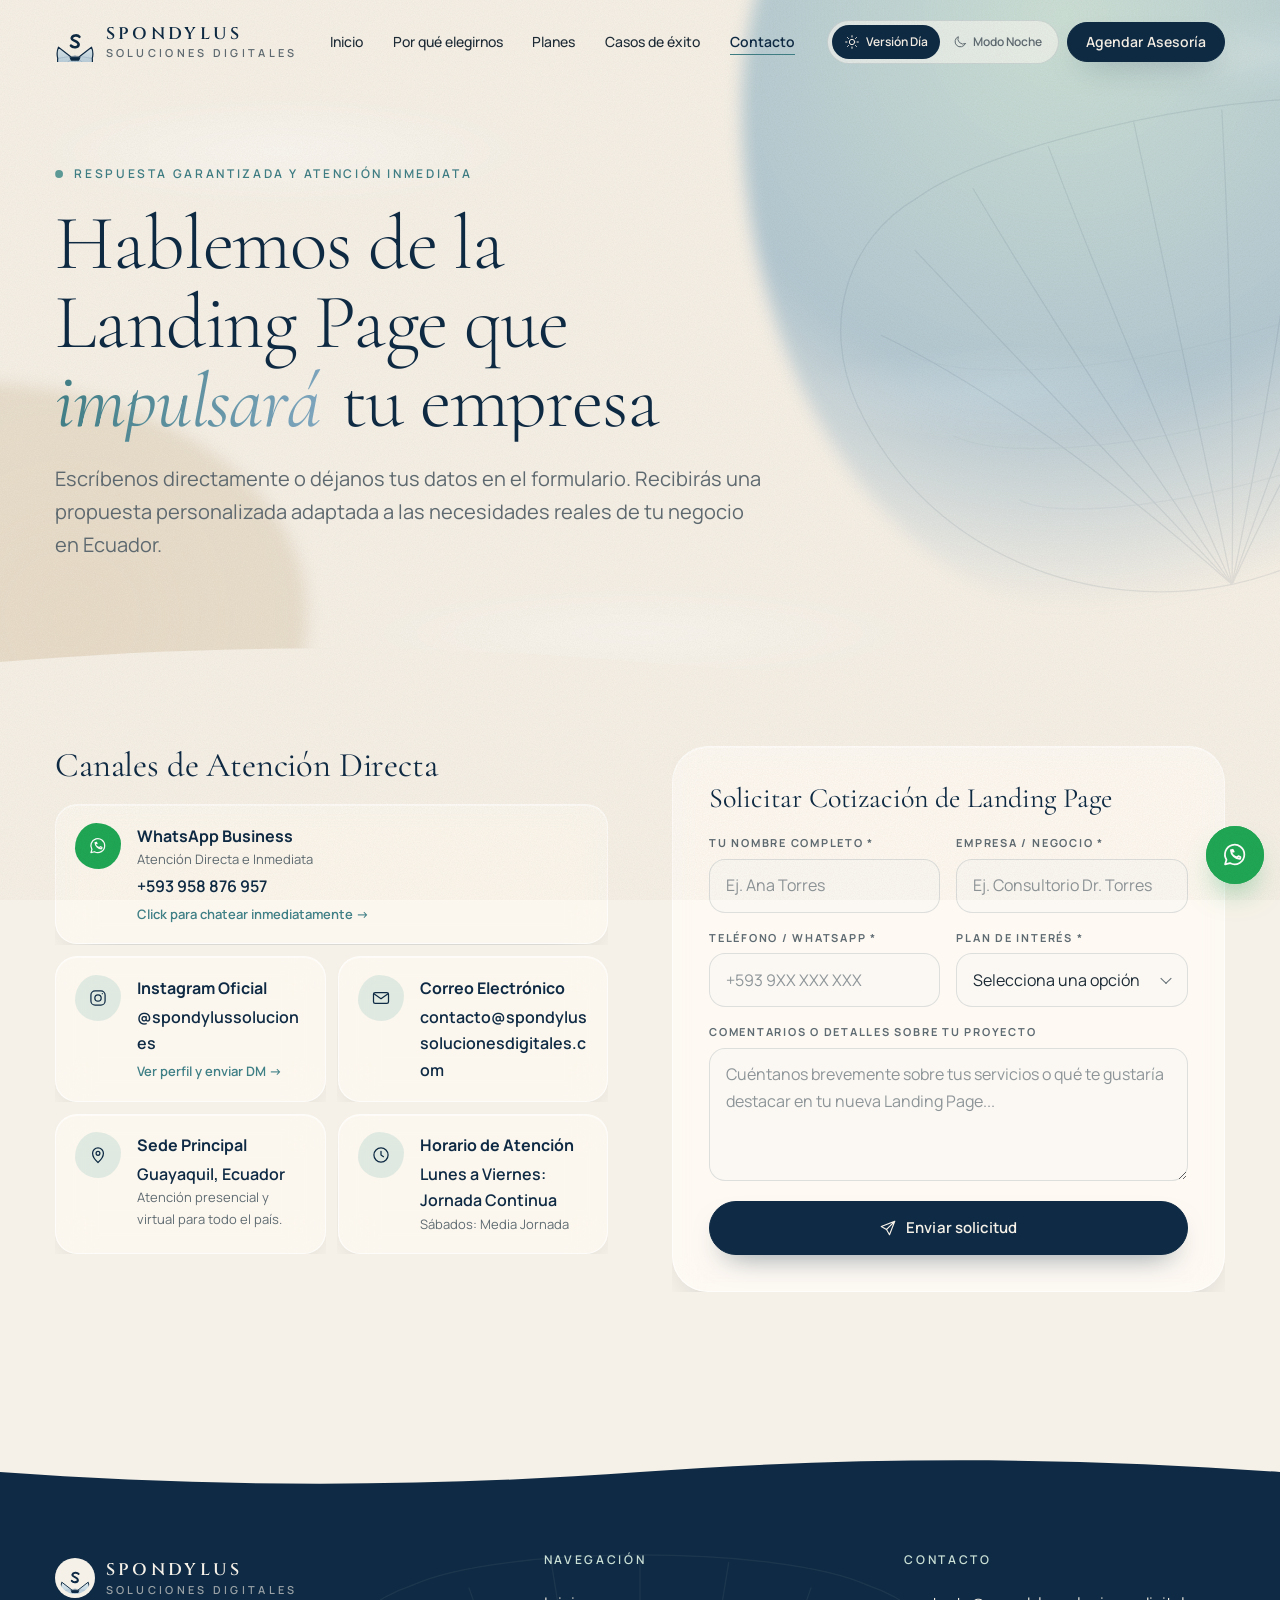
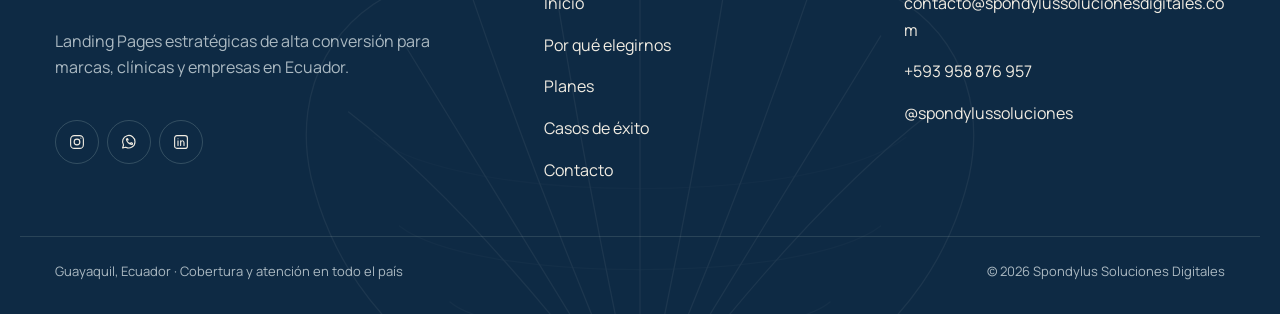
<file: pages/contacto.html>
<!doctype html>
<html lang="es" class="no-js" data-base="../" data-theme="light">
<head>
<meta charset="utf-8">
<meta name="viewport" content="width=device-width, initial-scale=1, viewport-fit=cover">
<title>Contacto | Spondylus Soluciones Digitales</title>
<meta name="description" content="Hablemos de la landing page que impulsará tu empresa. WhatsApp, Instagram y correo con atención directa desde Guayaquil para todo Ecuador.">
<meta name="theme-color" content="#F6F1E8">
<link rel="canonical" href="https://spondylussolucionesdigitales.com/pages/contacto.html">
<meta property="og:type" content="website">
<meta property="og:title" content="Contacto | Spondylus Soluciones Digitales">
<meta property="og:description" content="Hablemos de la landing page que impulsará tu empresa. WhatsApp, Instagram y correo con atención directa desde Guayaquil para todo Ecuador.">
<meta property="og:url" content="https://spondylussolucionesdigitales.com/pages/contacto.html">
<meta property="og:image" content="https://spondylussolucionesdigitales.com/assets/images/og-image.jpg">
<meta property="og:locale" content="es_EC">
<meta name="twitter:card" content="summary_large_image">
<link rel="icon" href="../assets/icons/favicon.svg" type="image/svg+xml">
<link rel="preconnect" href="https://fonts.googleapis.com">
<link rel="preconnect" href="https://fonts.gstatic.com" crossorigin>
<link rel="stylesheet" href="https://fonts.googleapis.com/css2?family=Cormorant+Garamond:ital,wght@0,300;0,400;0,500;1,300;1,400&family=Manrope:wght@400;500;600;700&family=Cinzel:wght@500;600&display=swap">
<script>(function(d){d.classList.replace("no-js","js");try{var t=localStorage.getItem("spd-theme");if(t)d.dataset.theme=t;}catch(_){}})(document.documentElement);</script>
<link rel="stylesheet" href="../css/variables.css">
<link rel="stylesheet" href="../css/reset.css">
<link rel="stylesheet" href="../css/base.css">
<link rel="stylesheet" href="../css/components.css">
<link rel="stylesheet" href="../css/responsive.css">
<link rel="stylesheet" href="../css/motion.css">
<script type="application/ld+json">{"@context": "https://schema.org", "@type": "ProfessionalService", "name": "Spondylus Soluciones Digitales", "url": "https://spondylussolucionesdigitales.com/", "email": "contacto@spondylussolucionesdigitales.com", "telephone": "+593 958 876 957", "address": {"@type": "PostalAddress", "addressLocality": "Guayaquil", "addressCountry": "EC"}, "areaServed": "EC", "sameAs": ["https://www.instagram.com/spondylussoluciones/"]}</script>
</head>
<body>
<a class="skip-link" href="#main">Saltar al contenido</a>
<div class="grain" aria-hidden="true"></div>
<header class="site-header" data-header data-nav-breakpoint="1024">
  <div class="container site-header__inner">
    <a class="brand" href="../index.html" aria-label="Spondylus Soluciones Digitales — Inicio">
      <img class="brand__mark" data-asset="logo" src="../assets/images/logo.svg" alt="" width="44" height="44" decoding="async">
      <span class="brand__text"><span class="brand__name">Spondylus</span><span class="brand__sub">Soluciones Digitales</span></span>
    </a>
    <nav class="nav" aria-label="Principal">
      <ul class="nav__list" id="nav-menu" data-nav-menu><li><a href="../index.html">Inicio</a></li><li><a href="../pages/nosotros.html">Por qué elegirnos</a></li><li><a href="../pages/planes.html">Planes</a></li><li><a href="../pages/casos.html">Casos de éxito</a></li><li><a href="../pages/contacto.html" aria-current="page">Contacto</a></li>
        <li class="nav__cta-m"><a class="btn btn--primary" href="https://wa.me/593958876957" target="_blank" rel="noopener"><svg class="ico" viewBox="0 0 24 24" fill="none" stroke="currentColor" stroke-width="1.5" stroke-linecap="round" stroke-linejoin="round" aria-hidden="true"><path d="M20 11.6a8.3 8.3 0 0 1-12.3 7.3L3.5 20l1.2-4A8.3 8.3 0 1 1 20 11.6Z"/><path d="M8.6 8.4c.3 2.6 2.5 5 5.2 5.6l1.1-1.1 1.8.8-.3 1.6c-3.9.3-7.8-3.4-7.9-7.4l1.6-.4.8 1.7Z"/></svg> WhatsApp Directo</a></li>
      </ul>
    </nav>
    <div class="site-header__tools">
      <button class="theme-toggle" type="button" data-theme-toggle aria-label="Cambiar a Modo Noche">
        <span class="theme-toggle__opt theme-toggle__opt--day"><svg class="ico" viewBox="0 0 24 24" fill="none" stroke="currentColor" stroke-width="1.5" stroke-linecap="round" stroke-linejoin="round" aria-hidden="true"><circle cx="12" cy="12" r="4"/><path d="M12 2.5v2M12 19.5v2M2.5 12h2M19.5 12h2M5.3 5.3l1.4 1.4M17.3 17.3l1.4 1.4M5.3 18.7l1.4-1.4M17.3 6.7l1.4-1.4"/></svg><span>Versión Día</span></span>
        <span class="theme-toggle__opt theme-toggle__opt--night"><svg class="ico" viewBox="0 0 24 24" fill="none" stroke="currentColor" stroke-width="1.5" stroke-linecap="round" stroke-linejoin="round" aria-hidden="true"><path d="M20 14.5A8 8 0 0 1 9.5 4a8 8 0 1 0 10.5 10.5Z"/></svg><span>Modo Noche</span></span>
      </button>
      <a class="btn btn--primary btn--sm site-header__cta" href="../pages/contacto.html">Agendar Asesoría</a>
      <button class="nav-toggle" type="button" data-nav-toggle aria-controls="nav-menu" aria-expanded="false" aria-label="Abrir menú" data-label-open="Abrir menú" data-label-close="Cerrar menú"><span></span><span></span></button>
    </div>
  </div>
</header>
<main id="main">
<section class="page-hero" aria-labelledby="page-title">
  <div class="hero__water" aria-hidden="true"><span class="orb orb--1"></span><span class="orb orb--2"></span><span class="caustics"></span></div>
  <svg class="shell-lines" viewBox="0 0 600 420" fill="none" aria-hidden="true">
  <g stroke="currentColor" stroke-width="1" stroke-linecap="round">
    <path d="M300 400C190 400 70 330 40 200 25 130 60 70 120 50" />
    <path d="M300 400C410 400 530 330 560 200 575 130 540 70 480 50" />
    <path d="M120 50C190 18 410 18 480 50" />
    <path d="M300 400 Q 173.5 230 70 150" /><path d="M300 400 Q 195.5 230 110 90" /><path d="M300 400 Q 225.75 230 165 52" /><path d="M300 400 Q 261.5 230 230 32" /><path d="M300 400 Q 300.0 230 300 26" /><path d="M300 400 Q 338.5 230 370 32" /><path d="M300 400 Q 374.25 230 435 52" /><path d="M300 400 Q 404.5 230 490 90" /><path d="M300 400 Q 426.5 230 530 150" />
    <path d="M150 300c40 34 260 34 300 0" opacity=".5"/><path d="M110 240c60 46 320 46 380 0" opacity=".4"/><path d="M90 170c70 54 350 54 420 0" opacity=".3"/>
  </g></svg>
  <div class="container page-hero__inner">
    <p class="eyebrow" data-reveal="fade-up"><span class="eyebrow__dot"></span>Respuesta Garantizada y Atención Inmediata</p>
    <h1 id="page-title" class="h-display h-display--page" data-reveal="fade-up">Hablemos de la Landing Page que <em>impulsará</em> tu empresa</h1>
    <p class="lead" data-reveal="fade-up">Escríbenos directamente o déjanos tus datos en el formulario. Recibirás una propuesta personalizada adaptada a las necesidades reales de tu negocio en Ecuador.</p>
    
  </div>
  <div class="tide tide--hero" aria-hidden="true"><svg viewBox="0 0 1440 80" preserveAspectRatio="none"><path d="M0 40c120-26 240-26 360 0s240 26 360 0 240-26 360 0 240 26 360 0v40H0Z"/></svg></div>
</section>
<section class="section section--tight" aria-labelledby="ch-title">
  <div class="container contact contact--page">
    <div class="contact__info">
      <h2 id="ch-title" class="h-card h-card--lg" data-reveal="fade-up">Canales de Atención Directa</h2>
      <div class="channel-cards" data-reveal-group="fade-up" data-stagger="80">
        <a class="channel-card glass channel-card--wa" href="https://wa.me/593958876957" target="_blank" rel="noopener"><span class="channel__icon"><svg class="ico" viewBox="0 0 24 24" fill="none" stroke="currentColor" stroke-width="1.5" stroke-linecap="round" stroke-linejoin="round" aria-hidden="true"><path d="M20 11.6a8.3 8.3 0 0 1-12.3 7.3L3.5 20l1.2-4A8.3 8.3 0 1 1 20 11.6Z"/><path d="M8.6 8.4c.3 2.6 2.5 5 5.2 5.6l1.1-1.1 1.8.8-.3 1.6c-3.9.3-7.8-3.4-7.9-7.4l1.6-.4.8 1.7Z"/></svg></span><span><strong>WhatsApp Business</strong><small>Atención Directa e Inmediata</small><span class="channel-card__val"><span data-cms="whatsapp_visible">+593 958 876 957</span></span><span class="channel-card__go">Click para chatear inmediatamente →</span></span></a>
        <a class="channel-card glass" data-cms-ig href="https://www.instagram.com/spondylussoluciones/" target="_blank" rel="noopener"><span class="channel__icon"><svg class="ico" viewBox="0 0 24 24" fill="none" stroke="currentColor" stroke-width="1.5" stroke-linecap="round" stroke-linejoin="round" aria-hidden="true"><rect x="3.5" y="3.5" width="17" height="17" rx="5"/><circle cx="12" cy="12" r="3.8"/><path d="M17.2 6.8h.01"/></svg></span><span><strong>Instagram Oficial</strong><span class="channel-card__val"><span data-cms="instagram_at">@spondylussoluciones</span></span><span class="channel-card__go">Ver perfil y enviar DM →</span></span></a>
        <a class="channel-card glass" data-cms-email="link" href="mailto:contacto@spondylussolucionesdigitales.com"><span class="channel__icon"><svg class="ico" viewBox="0 0 24 24" fill="none" stroke="currentColor" stroke-width="1.5" stroke-linecap="round" stroke-linejoin="round" aria-hidden="true"><rect x="3" y="5.5" width="18" height="13" rx="2"/><path d="m3.5 7 8.5 6 8.5-6"/></svg></span><span><strong>Correo Electrónico</strong><span class="channel-card__val" data-cms="email">contacto@spondylussolucionesdigitales.com</span></span></a>
        <div class="channel-card glass"><span class="channel__icon"><svg class="ico" viewBox="0 0 24 24" fill="none" stroke="currentColor" stroke-width="1.5" stroke-linecap="round" stroke-linejoin="round" aria-hidden="true"><path d="M12 21s-6.5-5.6-6.5-11a6.5 6.5 0 0 1 13 0c0 5.4-6.5 11-6.5 11Z"/><circle cx="12" cy="10" r="2.3"/></svg></span><span><strong>Sede Principal</strong><span class="channel-card__val" data-cms="ubicacion">Guayaquil, Ecuador</span><small>Atención presencial y virtual para todo el país.</small></span></div>
        <div class="channel-card glass"><span class="channel__icon"><svg class="ico" viewBox="0 0 24 24" fill="none" stroke="currentColor" stroke-width="1.5" stroke-linecap="round" stroke-linejoin="round" aria-hidden="true"><circle cx="12" cy="12" r="8.5"/><path d="M12 7.5V12l3 2"/></svg></span><span><strong>Horario de Atención</strong><span class="channel-card__val" data-cms="horario_semana">Lunes a Viernes: Jornada Continua</span><small data-cms="horario_sabado">Sábados: Media Jornada</small></span></div>
      </div>
    </div>
    <div id="formulario" data-reveal="fade-up"><form class="form glass" id="form-contacto" data-wa-form action="https://wa.me/593958876957" method="get" target="_blank">
  <p class="form__title">Solicitar Cotización de Landing Page</p>
  <div class="form__grid">
    <div class="field"><label for="form-contacto-name">Tu Nombre Completo *</label><input id="form-contacto-name" name="nombre" type="text" autocomplete="name" placeholder="Ej. Ana Torres" required></div>
    <div class="field"><label for="form-contacto-biz">Empresa / Negocio *</label><input id="form-contacto-biz" name="empresa" type="text" autocomplete="organization" placeholder="Ej. Consultorio Dr. Torres" required></div>
    <div class="field"><label for="form-contacto-tel">Teléfono / WhatsApp *</label><input id="form-contacto-tel" name="telefono" type="tel" autocomplete="tel" placeholder="+593 9XX XXX XXX" required></div>
    <div class="field"><label for="form-contacto-svc">Plan de Interés *</label><div class="select"><select id="form-contacto-svc" name="servicio" required data-cms-options><option value="">Selecciona una opción</option><option value="Landing Page One-Page (Sin Dominio)">Landing Page One-Page (Sin Dominio)</option><option value="Landing Corporativa Pro (Con Dominio .COM)">Landing Corporativa Pro (Con Dominio .COM)</option><option value="Sitio Web Corporativo Completo (Multi-Página + Correo Receptor)">Sitio Web Corporativo Completo (Multi-Página + Correo Receptor)</option><option value="Asesoría de Presencia Digital">Asesoría de Presencia Digital</option></select></div></div>
    <div class="field field--full"><label for="form-contacto-msg">Comentarios o detalles sobre tu proyecto</label>
      <textarea id="form-contacto-msg" name="mensaje" rows="4" placeholder="Cuéntanos brevemente sobre tus servicios o qué te gustaría destacar en tu nueva Landing Page..."></textarea></div>
  </div>
  <button class="btn btn--primary btn--block btn--lg" type="submit"><svg class="ico" viewBox="0 0 24 24" fill="none" stroke="currentColor" stroke-width="1.5" stroke-linecap="round" stroke-linejoin="round" aria-hidden="true"><path d="M21 3 10 14M21 3l-7 18-4-7-7-4 18-7Z"/></svg> Enviar solicitud</button>
  <p class="form__success" role="status" data-form-success hidden>¡Excelente! Hemos recibido tu solicitud. Un asesor de Spondylus Digital se comunicará contigo por WhatsApp o teléfono a la brevedad.</p>
</form></div>
  </div>
</section>
</main><footer class="site-footer">
  <div class="tide tide--top" aria-hidden="true"><svg viewBox="0 0 1440 80" preserveAspectRatio="none"><path d="M0 40c120-26 240-26 360 0s240 26 360 0 240-26 360 0 240 26 360 0v40H0Z"/></svg></div>
  <div class="container site-footer__grid">
    <div class="site-footer__brand">
      <a class="brand brand--light" href="../index.html"><img class="brand__mark" data-asset="logo" src="../assets/images/logo.svg" alt="" width="44" height="44" decoding="async"><span class="brand__text"><span class="brand__name">Spondylus</span><span class="brand__sub">Soluciones Digitales</span></span></a>
      <p>Landing Pages estratégicas de alta conversión para marcas, clínicas y empresas en Ecuador.</p>
      <div class="social">
        <a data-cms-ig href="https://www.instagram.com/spondylussoluciones/" target="_blank" rel="noopener" title="Instagram @spondylussoluciones" aria-label="Instagram @spondylussoluciones"><svg class="ico" viewBox="0 0 24 24" fill="none" stroke="currentColor" stroke-width="1.5" stroke-linecap="round" stroke-linejoin="round" aria-hidden="true"><rect x="3.5" y="3.5" width="17" height="17" rx="5"/><circle cx="12" cy="12" r="3.8"/><path d="M17.2 6.8h.01"/></svg></a>
        <a href="https://wa.me/593958876957" target="_blank" rel="noopener" title="WhatsApp +593 958 876 957" aria-label="WhatsApp +593 958 876 957"><svg class="ico" viewBox="0 0 24 24" fill="none" stroke="currentColor" stroke-width="1.5" stroke-linecap="round" stroke-linejoin="round" aria-hidden="true"><path d="M20 11.6a8.3 8.3 0 0 1-12.3 7.3L3.5 20l1.2-4A8.3 8.3 0 1 1 20 11.6Z"/><path d="M8.6 8.4c.3 2.6 2.5 5 5.2 5.6l1.1-1.1 1.8.8-.3 1.6c-3.9.3-7.8-3.4-7.9-7.4l1.6-.4.8 1.7Z"/></svg></a>
        <a data-cms-linkedin href="https://linkedin.com" target="_blank" rel="noopener" aria-label="LinkedIn"><svg class="ico" viewBox="0 0 24 24" fill="none" stroke="currentColor" stroke-width="1.5" stroke-linecap="round" stroke-linejoin="round" aria-hidden="true"><rect x="3.5" y="3.5" width="17" height="17" rx="3"/><path d="M8 10.5v6M8 7.6v.01M11.5 16.5v-6M11.5 13c0-1.6 1-2.6 2.4-2.6s2.1 1 2.1 2.6v3.5"/></svg></a>
      </div>
    </div>
    <nav aria-label="Pie de página"><p class="eyebrow eyebrow--light">Navegación</p><ul class="site-footer__links"><li><a href="../index.html">Inicio</a></li><li><a href="../pages/nosotros.html">Por qué elegirnos</a></li><li><a href="../pages/planes.html">Planes</a></li><li><a href="../pages/casos.html">Casos de éxito</a></li><li><a href="../pages/contacto.html">Contacto</a></li></ul></nav>
    <div><p class="eyebrow eyebrow--light">Contacto</p>
      <ul class="site-footer__links">
        <li><a data-cms-email href="mailto:contacto@spondylussolucionesdigitales.com">contacto@spondylussolucionesdigitales.com</a></li>
        <li><a href="https://wa.me/593958876957" target="_blank" rel="noopener"><span data-cms="whatsapp_visible">+593 958 876 957</span></a></li>
        <li><a data-cms-ig href="https://www.instagram.com/spondylussoluciones/" target="_blank" rel="noopener"><span data-cms="instagram_at">@spondylussoluciones</span></a></li>
      </ul></div>
  </div>
  <div class="container site-footer__bottom">
    <p>Guayaquil, Ecuador · Cobertura y atención en todo el país</p>
    <p>© <span data-year>2026</span> Spondylus Soluciones Digitales</p>
  </div>
  <svg class="shell-lines" viewBox="0 0 600 420" fill="none" aria-hidden="true">
  <g stroke="currentColor" stroke-width="1" stroke-linecap="round">
    <path d="M300 400C190 400 70 330 40 200 25 130 60 70 120 50" />
    <path d="M300 400C410 400 530 330 560 200 575 130 540 70 480 50" />
    <path d="M120 50C190 18 410 18 480 50" />
    <path d="M300 400 Q 173.5 230 70 150" /><path d="M300 400 Q 195.5 230 110 90" /><path d="M300 400 Q 225.75 230 165 52" /><path d="M300 400 Q 261.5 230 230 32" /><path d="M300 400 Q 300.0 230 300 26" /><path d="M300 400 Q 338.5 230 370 32" /><path d="M300 400 Q 374.25 230 435 52" /><path d="M300 400 Q 404.5 230 490 90" /><path d="M300 400 Q 426.5 230 530 150" />
    <path d="M150 300c40 34 260 34 300 0" opacity=".5"/><path d="M110 240c60 46 320 46 380 0" opacity=".4"/><path d="M90 170c70 54 350 54 420 0" opacity=".3"/>
  </g></svg>
</footer>
<div class="wa-float" data-wa-float>
  <div class="wa-float__bubble" data-wa-bubble hidden>
    <button class="wa-float__close" type="button" data-wa-close aria-label="Cerrar mensaje"><svg class="ico" viewBox="0 0 24 24" fill="none" stroke="currentColor" stroke-width="1.5" stroke-linecap="round" stroke-linejoin="round" aria-hidden="true"><path d="M7 7l10 10M17 7 7 17"/></svg></button>
    <p class="wa-float__name">Asesor Spondylus</p>
    <p data-cms="mensaje_whatsapp">👋 ¡Hola! ¿Buscas una página web de alta conversión o cotizar tu proyecto en Ecuador?</p>
  </div>
  <a class="wa-float__btn" href="https://wa.me/593958876957?text=%F0%9F%91%8B%20%C2%A1Hola%21%20%C2%BFBuscas%20una%20p%C3%A1gina%20web%20de%20alta%20conversi%C3%B3n%20o%20cotizar%20tu%20proyecto%20en%20Ecuador%3F" target="_blank" rel="noopener" aria-label="Chatear por WhatsApp con un Asesor Spondylus"><svg class="ico" viewBox="0 0 24 24" fill="none" stroke="currentColor" stroke-width="1.5" stroke-linecap="round" stroke-linejoin="round" aria-hidden="true"><path d="M20 11.6a8.3 8.3 0 0 1-12.3 7.3L3.5 20l1.2-4A8.3 8.3 0 1 1 20 11.6Z"/><path d="M8.6 8.4c.3 2.6 2.5 5 5.2 5.6l1.1-1.1 1.8.8-.3 1.6c-3.9.3-7.8-3.4-7.9-7.4l1.6-.4.8 1.7Z"/></svg></a>
</div>
<script type="module" src="../js/main.js"></script>
</body>
</html>
</file>
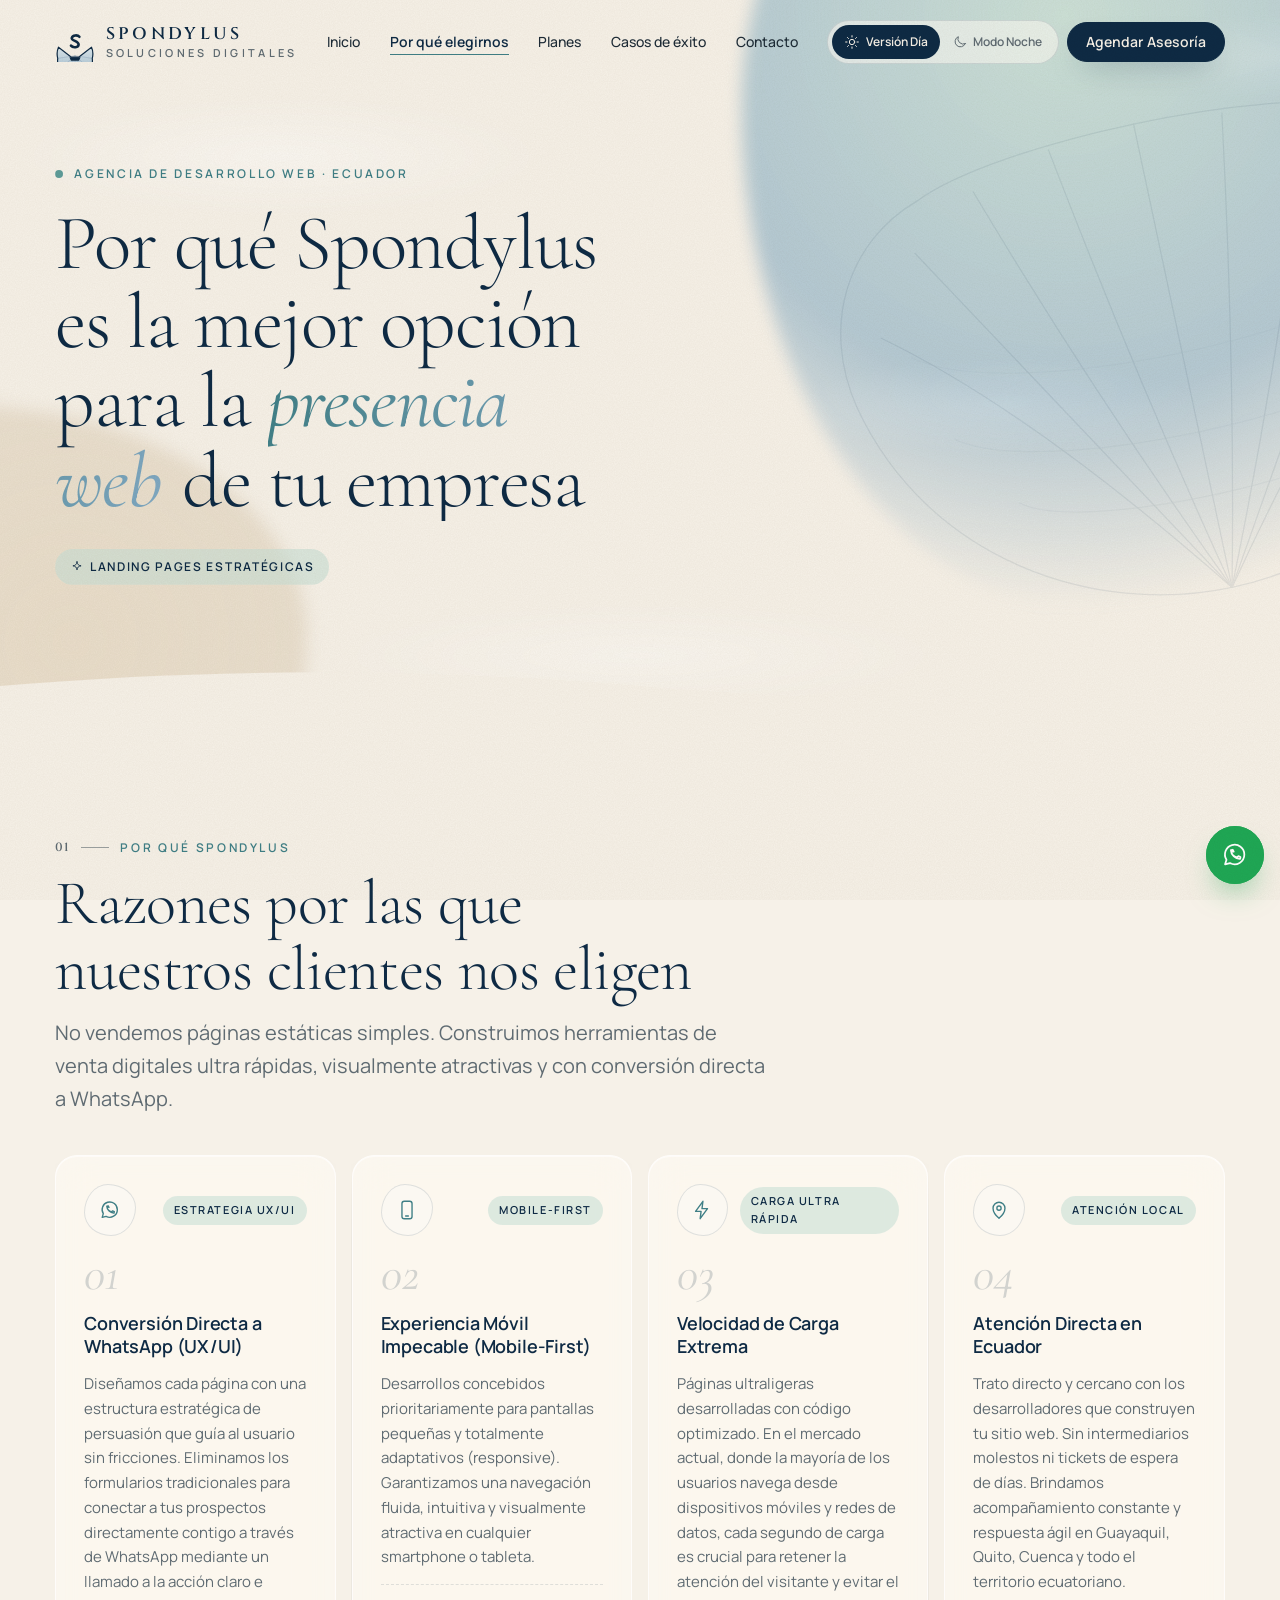
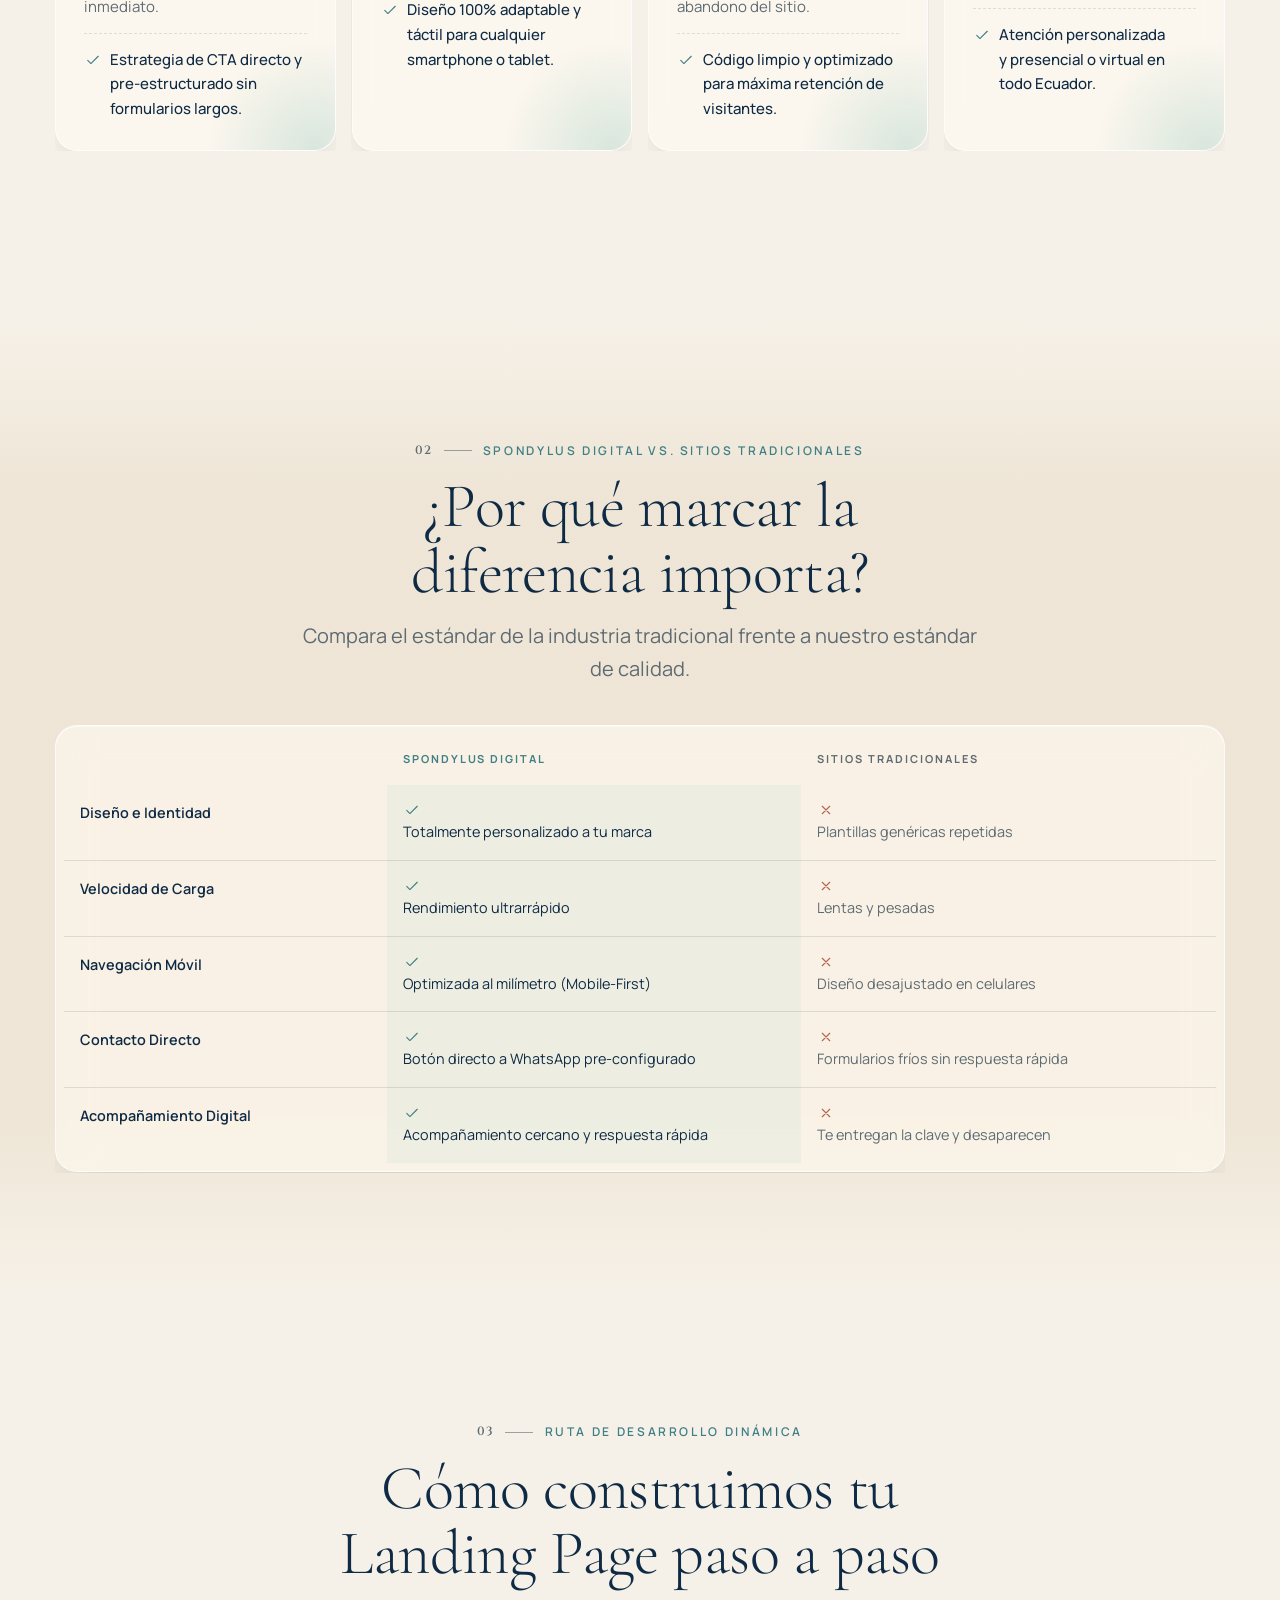
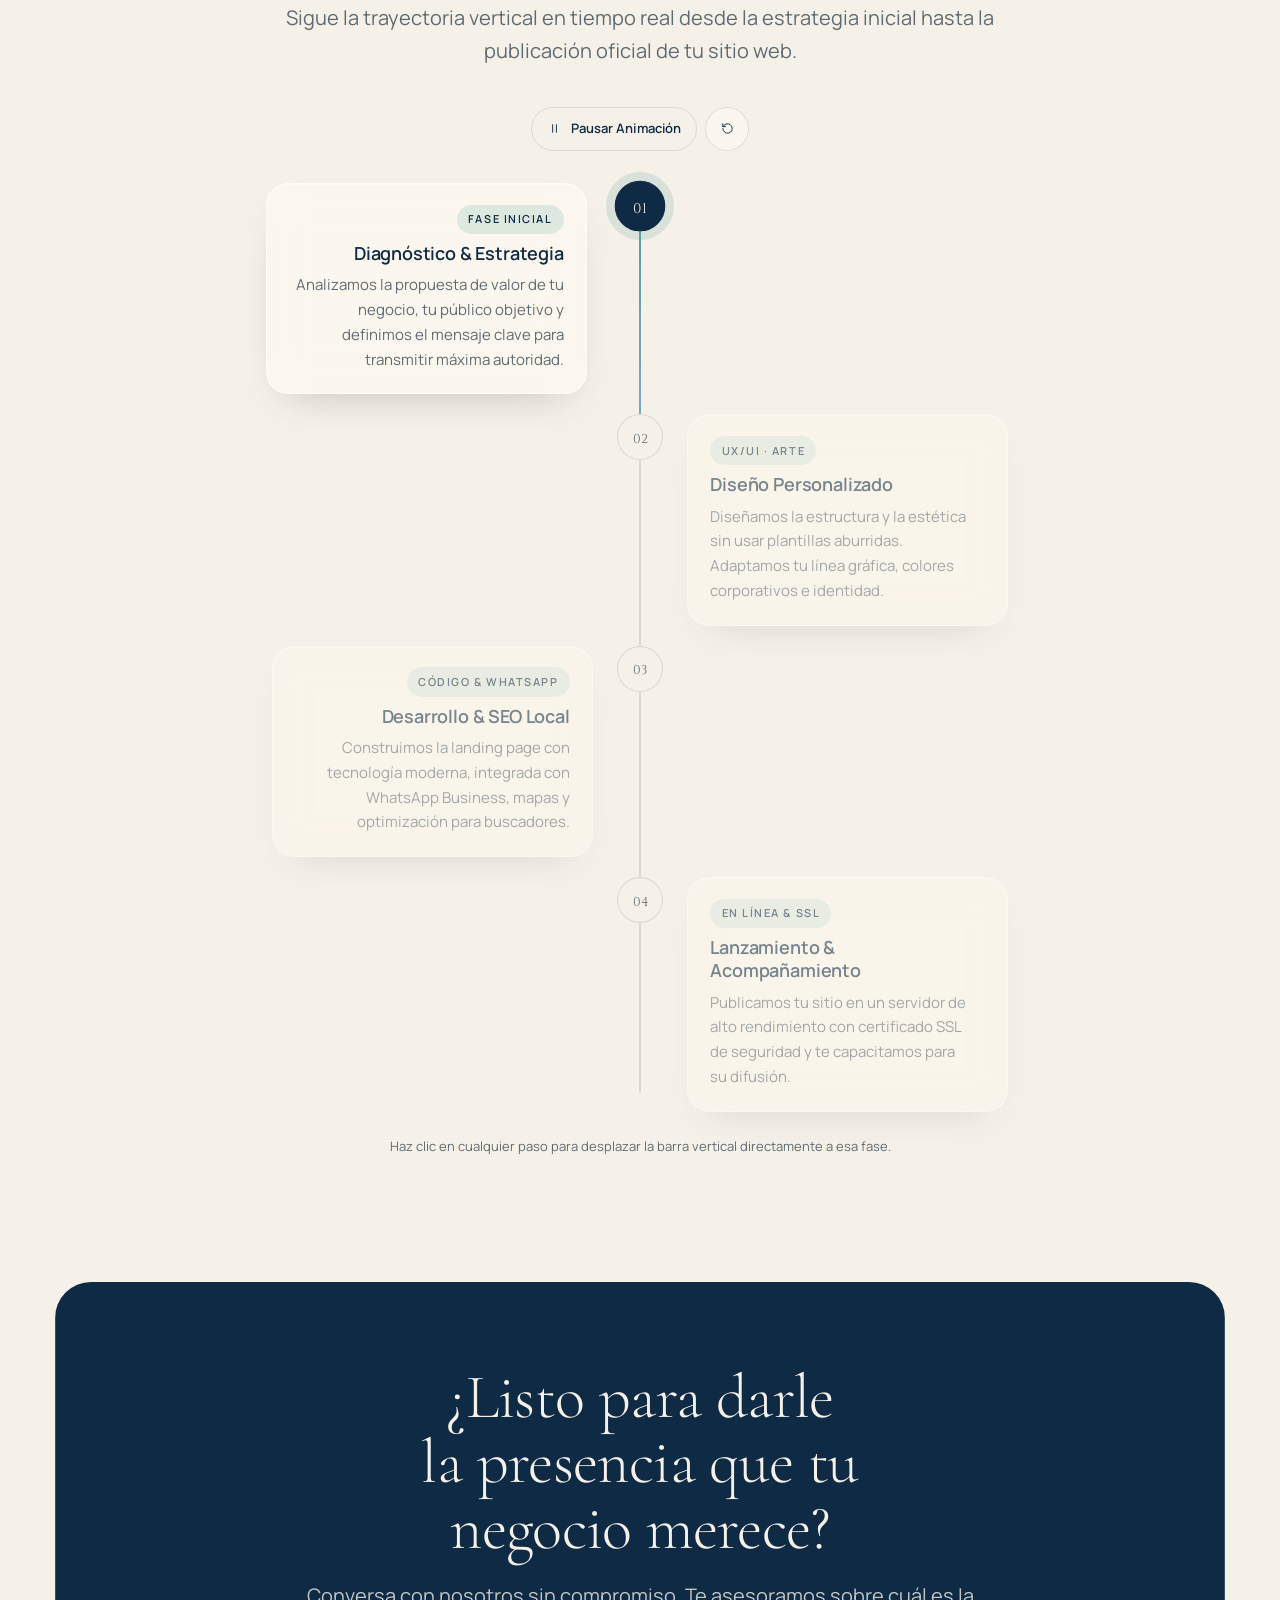
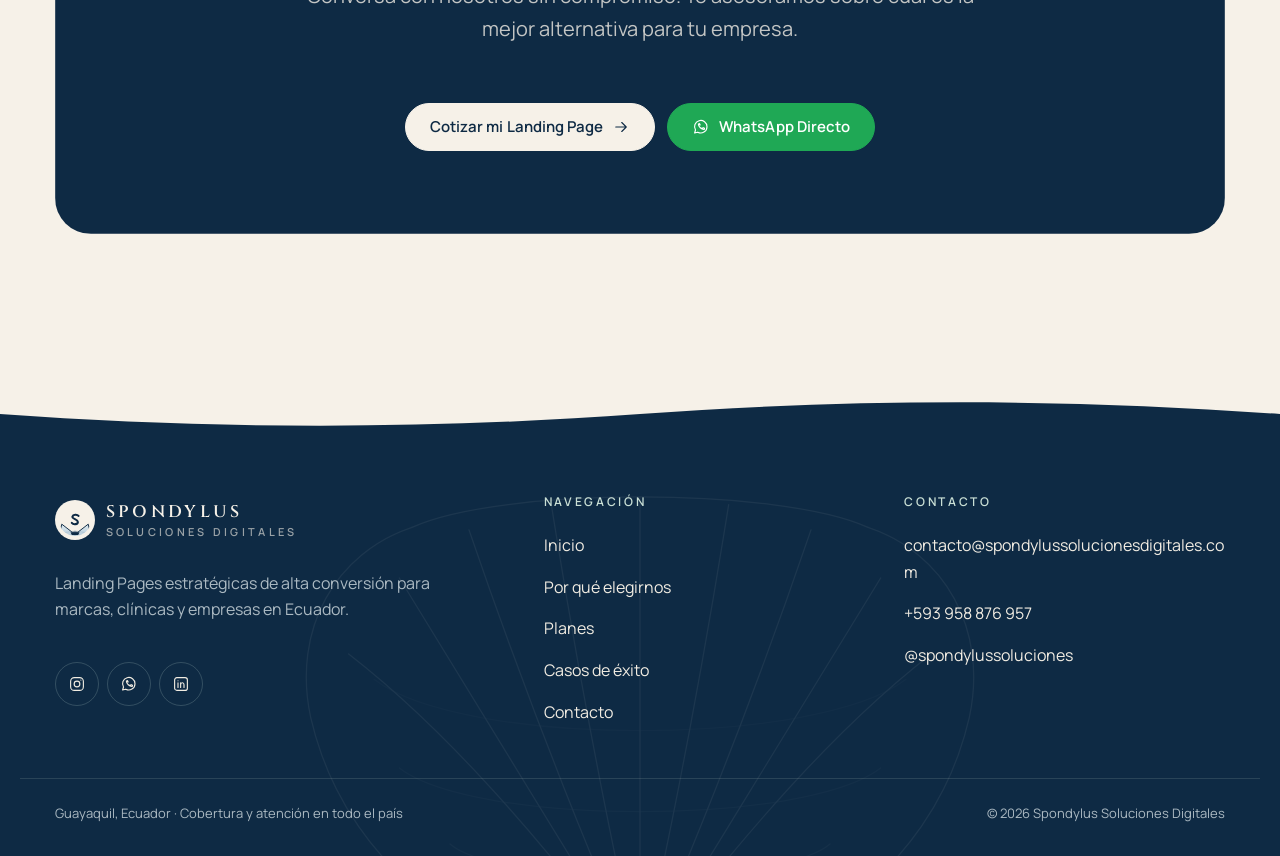
<file: pages/nosotros.html>
<!doctype html>
<html lang="es" class="no-js" data-base="../" data-theme="light">
<head>
<meta charset="utf-8">
<meta name="viewport" content="width=device-width, initial-scale=1, viewport-fit=cover">
<title>Por qué elegirnos | Spondylus Soluciones Digitales</title>
<meta name="description" content="Por qué Spondylus es la mejor opción para la presencia web de tu empresa: conversión directa a WhatsApp, mobile-first, carga extrema y atención directa en Ecuador.">
<meta name="theme-color" content="#F6F1E8">
<link rel="canonical" href="https://spondylussolucionesdigitales.com/pages/nosotros.html">
<meta property="og:type" content="website">
<meta property="og:title" content="Por qué elegirnos | Spondylus Soluciones Digitales">
<meta property="og:description" content="Por qué Spondylus es la mejor opción para la presencia web de tu empresa: conversión directa a WhatsApp, mobile-first, carga extrema y atención directa en Ecuador.">
<meta property="og:url" content="https://spondylussolucionesdigitales.com/pages/nosotros.html">
<meta property="og:image" content="https://spondylussolucionesdigitales.com/assets/images/og-image.jpg">
<meta property="og:locale" content="es_EC">
<meta name="twitter:card" content="summary_large_image">
<link rel="icon" href="../assets/icons/favicon.svg" type="image/svg+xml">
<link rel="preconnect" href="https://fonts.googleapis.com">
<link rel="preconnect" href="https://fonts.gstatic.com" crossorigin>
<link rel="stylesheet" href="https://fonts.googleapis.com/css2?family=Cormorant+Garamond:ital,wght@0,300;0,400;0,500;1,300;1,400&family=Manrope:wght@400;500;600;700&family=Cinzel:wght@500;600&display=swap">
<script>(function(d){d.classList.replace("no-js","js");try{var t=localStorage.getItem("spd-theme");if(t)d.dataset.theme=t;}catch(_){}})(document.documentElement);</script>
<link rel="stylesheet" href="../css/variables.css">
<link rel="stylesheet" href="../css/reset.css">
<link rel="stylesheet" href="../css/base.css">
<link rel="stylesheet" href="../css/components.css">
<link rel="stylesheet" href="../css/responsive.css">
<link rel="stylesheet" href="../css/motion.css">
<script type="application/ld+json">{"@context": "https://schema.org", "@type": "ProfessionalService", "name": "Spondylus Soluciones Digitales", "url": "https://spondylussolucionesdigitales.com/", "email": "contacto@spondylussolucionesdigitales.com", "telephone": "+593 958 876 957", "address": {"@type": "PostalAddress", "addressLocality": "Guayaquil", "addressCountry": "EC"}, "areaServed": "EC", "sameAs": ["https://www.instagram.com/spondylussoluciones/"]}</script>
</head>
<body>
<a class="skip-link" href="#main">Saltar al contenido</a>
<div class="grain" aria-hidden="true"></div>
<header class="site-header" data-header data-nav-breakpoint="1024">
  <div class="container site-header__inner">
    <a class="brand" href="../index.html" aria-label="Spondylus Soluciones Digitales — Inicio">
      <img class="brand__mark" data-asset="logo" src="../assets/images/logo.svg" alt="" width="44" height="44" decoding="async">
      <span class="brand__text"><span class="brand__name">Spondylus</span><span class="brand__sub">Soluciones Digitales</span></span>
    </a>
    <nav class="nav" aria-label="Principal">
      <ul class="nav__list" id="nav-menu" data-nav-menu><li><a href="../index.html">Inicio</a></li><li><a href="../pages/nosotros.html" aria-current="page">Por qué elegirnos</a></li><li><a href="../pages/planes.html">Planes</a></li><li><a href="../pages/casos.html">Casos de éxito</a></li><li><a href="../pages/contacto.html">Contacto</a></li>
        <li class="nav__cta-m"><a class="btn btn--primary" href="https://wa.me/593958876957" target="_blank" rel="noopener"><svg class="ico" viewBox="0 0 24 24" fill="none" stroke="currentColor" stroke-width="1.5" stroke-linecap="round" stroke-linejoin="round" aria-hidden="true"><path d="M20 11.6a8.3 8.3 0 0 1-12.3 7.3L3.5 20l1.2-4A8.3 8.3 0 1 1 20 11.6Z"/><path d="M8.6 8.4c.3 2.6 2.5 5 5.2 5.6l1.1-1.1 1.8.8-.3 1.6c-3.9.3-7.8-3.4-7.9-7.4l1.6-.4.8 1.7Z"/></svg> WhatsApp Directo</a></li>
      </ul>
    </nav>
    <div class="site-header__tools">
      <button class="theme-toggle" type="button" data-theme-toggle aria-label="Cambiar a Modo Noche">
        <span class="theme-toggle__opt theme-toggle__opt--day"><svg class="ico" viewBox="0 0 24 24" fill="none" stroke="currentColor" stroke-width="1.5" stroke-linecap="round" stroke-linejoin="round" aria-hidden="true"><circle cx="12" cy="12" r="4"/><path d="M12 2.5v2M12 19.5v2M2.5 12h2M19.5 12h2M5.3 5.3l1.4 1.4M17.3 17.3l1.4 1.4M5.3 18.7l1.4-1.4M17.3 6.7l1.4-1.4"/></svg><span>Versión Día</span></span>
        <span class="theme-toggle__opt theme-toggle__opt--night"><svg class="ico" viewBox="0 0 24 24" fill="none" stroke="currentColor" stroke-width="1.5" stroke-linecap="round" stroke-linejoin="round" aria-hidden="true"><path d="M20 14.5A8 8 0 0 1 9.5 4a8 8 0 1 0 10.5 10.5Z"/></svg><span>Modo Noche</span></span>
      </button>
      <a class="btn btn--primary btn--sm site-header__cta" href="../pages/contacto.html">Agendar Asesoría</a>
      <button class="nav-toggle" type="button" data-nav-toggle aria-controls="nav-menu" aria-expanded="false" aria-label="Abrir menú" data-label-open="Abrir menú" data-label-close="Cerrar menú"><span></span><span></span></button>
    </div>
  </div>
</header>
<main id="main">
<section class="page-hero" aria-labelledby="page-title">
  <div class="hero__water" aria-hidden="true"><span class="orb orb--1"></span><span class="orb orb--2"></span><span class="caustics"></span></div>
  <svg class="shell-lines" viewBox="0 0 600 420" fill="none" aria-hidden="true">
  <g stroke="currentColor" stroke-width="1" stroke-linecap="round">
    <path d="M300 400C190 400 70 330 40 200 25 130 60 70 120 50" />
    <path d="M300 400C410 400 530 330 560 200 575 130 540 70 480 50" />
    <path d="M120 50C190 18 410 18 480 50" />
    <path d="M300 400 Q 173.5 230 70 150" /><path d="M300 400 Q 195.5 230 110 90" /><path d="M300 400 Q 225.75 230 165 52" /><path d="M300 400 Q 261.5 230 230 32" /><path d="M300 400 Q 300.0 230 300 26" /><path d="M300 400 Q 338.5 230 370 32" /><path d="M300 400 Q 374.25 230 435 52" /><path d="M300 400 Q 404.5 230 490 90" /><path d="M300 400 Q 426.5 230 530 150" />
    <path d="M150 300c40 34 260 34 300 0" opacity=".5"/><path d="M110 240c60 46 320 46 380 0" opacity=".4"/><path d="M90 170c70 54 350 54 420 0" opacity=".3"/>
  </g></svg>
  <div class="container page-hero__inner">
    <p class="eyebrow" data-reveal="fade-up"><span class="eyebrow__dot"></span>Agencia de Desarrollo Web · Ecuador</p>
    <h1 id="page-title" class="h-display h-display--page" data-reveal="fade-up">Por qué Spondylus es la mejor opción para la <em>presencia web</em> de tu empresa</h1>
    
    <p class="tag tag--lg" data-reveal="fade-up"><svg class="ico" viewBox="0 0 24 24" fill="none" stroke="currentColor" stroke-width="1.5" stroke-linecap="round" stroke-linejoin="round" aria-hidden="true"><path d="M12 3c.6 4.6 2.4 6.4 7 7-4.6.6-6.4 2.4-7 7-.6-4.6-2.4-6.4-7-7 4.6-.6 6.4-2.4 7-7Z"/></svg> Landing Pages estratégicas</p>
  </div>
  <div class="tide tide--hero" aria-hidden="true"><svg viewBox="0 0 1440 80" preserveAspectRatio="none"><path d="M0 40c120-26 240-26 360 0s240 26 360 0 240-26 360 0 240 26 360 0v40H0Z"/></svg></div>
</section>
<section class="section" aria-labelledby="pill-title">
  <div class="container">
    <header class="section-head" data-reveal="fade-up">
  <p class="eyebrow"><span class="eyebrow__num">01</span>Por qué Spondylus</p>
  <h2 id="pill-title" class="h-section">Razones por las que nuestros clientes nos eligen</h2>
  <p class="lead">No vendemos páginas estáticas simples. Construimos herramientas de venta digitales ultra rápidas, visualmente atractivas y con conversión directa a WhatsApp.</p>
</header>
    <div class="pillars" data-reveal-group="fade-up" data-stagger="90"><article class="pillar glass">
  <div class="pillar__top"><span class="pillar__icon"><svg class="ico" viewBox="0 0 24 24" fill="none" stroke="currentColor" stroke-width="1.5" stroke-linecap="round" stroke-linejoin="round" aria-hidden="true"><path d="M20 11.6a8.3 8.3 0 0 1-12.3 7.3L3.5 20l1.2-4A8.3 8.3 0 1 1 20 11.6Z"/><path d="M8.6 8.4c.3 2.6 2.5 5 5.2 5.6l1.1-1.1 1.8.8-.3 1.6c-3.9.3-7.8-3.4-7.9-7.4l1.6-.4.8 1.7Z"/></svg></span><span class="tag">Estrategia UX/UI</span></div>
  <span class="pillar__num">01</span>
  <h3 class="h-card">Conversión Directa a WhatsApp (UX/UI)</h3>
  <p>Diseñamos cada página con una estructura estratégica de persuasión que guía al usuario sin fricciones. Eliminamos los formularios tradicionales para conectar a tus prospectos directamente contigo a través de WhatsApp mediante un llamado a la acción claro e inmediato.</p>
  <p class="pillar__detail"><svg class="ico" viewBox="0 0 24 24" fill="none" stroke="currentColor" stroke-width="1.5" stroke-linecap="round" stroke-linejoin="round" aria-hidden="true"><path d="m5 12.5 4.2 4.2L19 7"/></svg><span>Estrategia de CTA directo y pre-estructurado sin formularios largos.</span></p>
</article><article class="pillar glass">
  <div class="pillar__top"><span class="pillar__icon"><svg class="ico" viewBox="0 0 24 24" fill="none" stroke="currentColor" stroke-width="1.5" stroke-linecap="round" stroke-linejoin="round" aria-hidden="true"><rect x="6.5" y="2.5" width="11" height="19" rx="2.5"/><path d="M10.5 18.5h3"/></svg></span><span class="tag">Mobile-First</span></div>
  <span class="pillar__num">02</span>
  <h3 class="h-card">Experiencia Móvil Impecable (Mobile-First)</h3>
  <p>Desarrollos concebidos prioritariamente para pantallas pequeñas y totalmente adaptativos (responsive). Garantizamos una navegación fluida, intuitiva y visualmente atractiva en cualquier smartphone o tableta.</p>
  <p class="pillar__detail"><svg class="ico" viewBox="0 0 24 24" fill="none" stroke="currentColor" stroke-width="1.5" stroke-linecap="round" stroke-linejoin="round" aria-hidden="true"><path d="m5 12.5 4.2 4.2L19 7"/></svg><span>Diseño 100% adaptable y táctil para cualquier smartphone o tablet.</span></p>
</article><article class="pillar glass">
  <div class="pillar__top"><span class="pillar__icon"><svg class="ico" viewBox="0 0 24 24" fill="none" stroke="currentColor" stroke-width="1.5" stroke-linecap="round" stroke-linejoin="round" aria-hidden="true"><path d="M13 2.5 5 13.5h6l-1 8 8-11h-6l1-8Z"/></svg></span><span class="tag">Carga Ultra Rápida</span></div>
  <span class="pillar__num">03</span>
  <h3 class="h-card">Velocidad de Carga Extrema</h3>
  <p>Páginas ultraligeras desarrolladas con código optimizado. En el mercado actual, donde la mayoría de los usuarios navega desde dispositivos móviles y redes de datos, cada segundo de carga es crucial para retener la atención del visitante y evitar el abandono del sitio.</p>
  <p class="pillar__detail"><svg class="ico" viewBox="0 0 24 24" fill="none" stroke="currentColor" stroke-width="1.5" stroke-linecap="round" stroke-linejoin="round" aria-hidden="true"><path d="m5 12.5 4.2 4.2L19 7"/></svg><span>Código limpio y optimizado para máxima retención de visitantes.</span></p>
</article><article class="pillar glass">
  <div class="pillar__top"><span class="pillar__icon"><svg class="ico" viewBox="0 0 24 24" fill="none" stroke="currentColor" stroke-width="1.5" stroke-linecap="round" stroke-linejoin="round" aria-hidden="true"><path d="M12 21s-6.5-5.6-6.5-11a6.5 6.5 0 0 1 13 0c0 5.4-6.5 11-6.5 11Z"/><circle cx="12" cy="10" r="2.3"/></svg></span><span class="tag">Atención Local</span></div>
  <span class="pillar__num">04</span>
  <h3 class="h-card">Atención Directa en Ecuador</h3>
  <p>Trato directo y cercano con los desarrolladores que construyen tu sitio web. Sin intermediarios molestos ni tickets de espera de días. Brindamos acompañamiento constante y respuesta ágil en Guayaquil, Quito, Cuenca y todo el territorio ecuatoriano.</p>
  <p class="pillar__detail"><svg class="ico" viewBox="0 0 24 24" fill="none" stroke="currentColor" stroke-width="1.5" stroke-linecap="round" stroke-linejoin="round" aria-hidden="true"><path d="m5 12.5 4.2 4.2L19 7"/></svg><span>Atención personalizada y presencial o virtual en todo Ecuador.</span></p>
</article></div>
  </div>
</section>
<section class="section section--sand" aria-labelledby="cmp-title">
  <div class="container">
    <header class="section-head section-head--center" data-reveal="fade-up">
  <p class="eyebrow"><span class="eyebrow__num">02</span>Spondylus Digital vs. Sitios Tradicionales</p>
  <h2 id="cmp-title" class="h-section">¿Por qué marcar la diferencia importa?</h2>
  <p class="lead">Compara el estándar de la industria tradicional frente a nuestro estándar de calidad.</p>
</header>
    <div class="compare glass" data-reveal="fade-up">
      <table>
        <thead><tr><th scope="col"><span class="sr-only">Característica</span></th><th scope="col" class="is-brand">Spondylus Digital</th><th scope="col">Sitios Tradicionales</th></tr></thead>
        <tbody><tr><th scope="row">Diseño e Identidad</th><td class="is-yes"><svg class="ico" viewBox="0 0 24 24" fill="none" stroke="currentColor" stroke-width="1.5" stroke-linecap="round" stroke-linejoin="round" aria-hidden="true"><path d="m5 12.5 4.2 4.2L19 7"/></svg><span>Totalmente personalizado a tu marca</span></td><td class="is-no"><svg class="ico" viewBox="0 0 24 24" fill="none" stroke="currentColor" stroke-width="1.5" stroke-linecap="round" stroke-linejoin="round" aria-hidden="true"><path d="M7 7l10 10M17 7 7 17"/></svg><span>Plantillas genéricas repetidas</span></td></tr><tr><th scope="row">Velocidad de Carga</th><td class="is-yes"><svg class="ico" viewBox="0 0 24 24" fill="none" stroke="currentColor" stroke-width="1.5" stroke-linecap="round" stroke-linejoin="round" aria-hidden="true"><path d="m5 12.5 4.2 4.2L19 7"/></svg><span>Rendimiento ultrarrápido</span></td><td class="is-no"><svg class="ico" viewBox="0 0 24 24" fill="none" stroke="currentColor" stroke-width="1.5" stroke-linecap="round" stroke-linejoin="round" aria-hidden="true"><path d="M7 7l10 10M17 7 7 17"/></svg><span>Lentas y pesadas</span></td></tr><tr><th scope="row">Navegación Móvil</th><td class="is-yes"><svg class="ico" viewBox="0 0 24 24" fill="none" stroke="currentColor" stroke-width="1.5" stroke-linecap="round" stroke-linejoin="round" aria-hidden="true"><path d="m5 12.5 4.2 4.2L19 7"/></svg><span>Optimizada al milímetro (Mobile-First)</span></td><td class="is-no"><svg class="ico" viewBox="0 0 24 24" fill="none" stroke="currentColor" stroke-width="1.5" stroke-linecap="round" stroke-linejoin="round" aria-hidden="true"><path d="M7 7l10 10M17 7 7 17"/></svg><span>Diseño desajustado en celulares</span></td></tr><tr><th scope="row">Contacto Directo</th><td class="is-yes"><svg class="ico" viewBox="0 0 24 24" fill="none" stroke="currentColor" stroke-width="1.5" stroke-linecap="round" stroke-linejoin="round" aria-hidden="true"><path d="m5 12.5 4.2 4.2L19 7"/></svg><span>Botón directo a WhatsApp pre-configurado</span></td><td class="is-no"><svg class="ico" viewBox="0 0 24 24" fill="none" stroke="currentColor" stroke-width="1.5" stroke-linecap="round" stroke-linejoin="round" aria-hidden="true"><path d="M7 7l10 10M17 7 7 17"/></svg><span>Formularios fríos sin respuesta rápida</span></td></tr><tr><th scope="row">Acompañamiento Digital</th><td class="is-yes"><svg class="ico" viewBox="0 0 24 24" fill="none" stroke="currentColor" stroke-width="1.5" stroke-linecap="round" stroke-linejoin="round" aria-hidden="true"><path d="m5 12.5 4.2 4.2L19 7"/></svg><span>Acompañamiento cercano y respuesta rápida</span></td><td class="is-no"><svg class="ico" viewBox="0 0 24 24" fill="none" stroke="currentColor" stroke-width="1.5" stroke-linecap="round" stroke-linejoin="round" aria-hidden="true"><path d="M7 7l10 10M17 7 7 17"/></svg><span>Te entregan la clave y desaparecen</span></td></tr></tbody>
      </table>
    </div>
  </div>
</section>
<section class="section" aria-labelledby="route-title">
  <div class="container">
    <header class="section-head section-head--center" data-reveal="fade-up">
  <p class="eyebrow"><span class="eyebrow__num">03</span>Ruta de Desarrollo Dinámica</p>
  <h2 id="route-title" class="h-section">Cómo construimos tu Landing Page paso a paso</h2>
  <p class="lead">Sigue la trayectoria vertical en tiempo real desde la estrategia inicial hasta la publicación oficial de tu sitio web.</p>
</header>
    <div class="route" data-route>
      <div class="route__controls">
        <button type="button" class="btn btn--chip" data-route-toggle><svg class="ico" viewBox="0 0 24 24" fill="none" stroke="currentColor" stroke-width="1.5" stroke-linecap="round" stroke-linejoin="round" aria-hidden="true"><path d="M9 6v12M15 6v12"/></svg> <span data-route-label>Pausar Animación</span></button>
        <button type="button" class="round-btn" data-route-reset title="Reiniciar ruta" aria-label="Reiniciar ruta"><svg class="ico" viewBox="0 0 24 24" fill="none" stroke="currentColor" stroke-width="1.5" stroke-linecap="round" stroke-linejoin="round" aria-hidden="true"><path d="M4.5 12a7.5 7.5 0 1 0 2.2-5.3L4.5 9"/><path d="M4.5 4.5V9H9"/></svg></button>
      </div>
      <div class="route__rail" aria-hidden="true"><span class="route__fill" data-route-fill></span></div>
      <ol class="route__list"><li class="route__step" data-step="0">
  <button type="button" class="route__btn" data-route-go="0" aria-label="Ir a la fase 01: Diagnóstico &amp; Estrategia"><span class="route__num">01</span></button>
  <div class="route__card glass"><span class="tag">Fase Inicial</span><h3 class="h-card">Diagnóstico &amp; Estrategia</h3><p>Analizamos la propuesta de valor de tu negocio, tu público objetivo y definimos el mensaje clave para transmitir máxima autoridad.</p></div>
</li><li class="route__step" data-step="1">
  <button type="button" class="route__btn" data-route-go="1" aria-label="Ir a la fase 02: Diseño Personalizado"><span class="route__num">02</span></button>
  <div class="route__card glass"><span class="tag">UX/UI · Arte</span><h3 class="h-card">Diseño Personalizado</h3><p>Diseñamos la estructura y la estética sin usar plantillas aburridas. Adaptamos tu línea gráfica, colores corporativos e identidad.</p></div>
</li><li class="route__step" data-step="2">
  <button type="button" class="route__btn" data-route-go="2" aria-label="Ir a la fase 03: Desarrollo &amp; SEO Local"><span class="route__num">03</span></button>
  <div class="route__card glass"><span class="tag">Código &amp; WhatsApp</span><h3 class="h-card">Desarrollo &amp; SEO Local</h3><p>Construimos la landing page con tecnología moderna, integrada con WhatsApp Business, mapas y optimización para buscadores.</p></div>
</li><li class="route__step" data-step="3">
  <button type="button" class="route__btn" data-route-go="3" aria-label="Ir a la fase 04: Lanzamiento &amp; Acompañamiento"><span class="route__num">04</span></button>
  <div class="route__card glass"><span class="tag">En Línea &amp; SSL</span><h3 class="h-card">Lanzamiento &amp; Acompañamiento</h3><p>Publicamos tu sitio en un servidor de alto rendimiento con certificado SSL de seguridad y te capacitamos para su difusión.</p></div>
</li></ol>
      <p class="route__hint">Haz clic en cualquier paso para desplazar la barra vertical directamente a esa fase.</p>
    </div>
  </div>
</section>
<section class="cta-band" aria-labelledby="cta-title">
  <div class="container"><div class="cta-band__inner" data-reveal="scale">
    <div class="cta-band__water" aria-hidden="true"><span></span><span></span><span></span></div>
    
    <h2 id="cta-title" class="h-section h-section--light">¿Listo para darle la presencia que tu negocio merece?</h2>
    <p class="lead lead--light">Conversa con nosotros sin compromiso. Te asesoramos sobre cuál es la mejor alternativa para tu empresa.</p>
    <div class="btn-row btn-row--center"><a class="btn btn--light" href="contacto.html">Cotizar mi Landing Page <svg class="ico" viewBox="0 0 24 24" fill="none" stroke="currentColor" stroke-width="1.5" stroke-linecap="round" stroke-linejoin="round" aria-hidden="true"><path d="M5 12h14M13 6l6 6-6 6"/></svg></a><a class="btn btn--wa" href="https://wa.me/593958876957" target="_blank" rel="noopener"><svg class="ico" viewBox="0 0 24 24" fill="none" stroke="currentColor" stroke-width="1.5" stroke-linecap="round" stroke-linejoin="round" aria-hidden="true"><path d="M20 11.6a8.3 8.3 0 0 1-12.3 7.3L3.5 20l1.2-4A8.3 8.3 0 1 1 20 11.6Z"/><path d="M8.6 8.4c.3 2.6 2.5 5 5.2 5.6l1.1-1.1 1.8.8-.3 1.6c-3.9.3-7.8-3.4-7.9-7.4l1.6-.4.8 1.7Z"/></svg> WhatsApp Directo</a></div>
  </div></div>
</section>
</main><footer class="site-footer">
  <div class="tide tide--top" aria-hidden="true"><svg viewBox="0 0 1440 80" preserveAspectRatio="none"><path d="M0 40c120-26 240-26 360 0s240 26 360 0 240-26 360 0 240 26 360 0v40H0Z"/></svg></div>
  <div class="container site-footer__grid">
    <div class="site-footer__brand">
      <a class="brand brand--light" href="../index.html"><img class="brand__mark" data-asset="logo" src="../assets/images/logo.svg" alt="" width="44" height="44" decoding="async"><span class="brand__text"><span class="brand__name">Spondylus</span><span class="brand__sub">Soluciones Digitales</span></span></a>
      <p>Landing Pages estratégicas de alta conversión para marcas, clínicas y empresas en Ecuador.</p>
      <div class="social">
        <a data-cms-ig href="https://www.instagram.com/spondylussoluciones/" target="_blank" rel="noopener" title="Instagram @spondylussoluciones" aria-label="Instagram @spondylussoluciones"><svg class="ico" viewBox="0 0 24 24" fill="none" stroke="currentColor" stroke-width="1.5" stroke-linecap="round" stroke-linejoin="round" aria-hidden="true"><rect x="3.5" y="3.5" width="17" height="17" rx="5"/><circle cx="12" cy="12" r="3.8"/><path d="M17.2 6.8h.01"/></svg></a>
        <a href="https://wa.me/593958876957" target="_blank" rel="noopener" title="WhatsApp +593 958 876 957" aria-label="WhatsApp +593 958 876 957"><svg class="ico" viewBox="0 0 24 24" fill="none" stroke="currentColor" stroke-width="1.5" stroke-linecap="round" stroke-linejoin="round" aria-hidden="true"><path d="M20 11.6a8.3 8.3 0 0 1-12.3 7.3L3.5 20l1.2-4A8.3 8.3 0 1 1 20 11.6Z"/><path d="M8.6 8.4c.3 2.6 2.5 5 5.2 5.6l1.1-1.1 1.8.8-.3 1.6c-3.9.3-7.8-3.4-7.9-7.4l1.6-.4.8 1.7Z"/></svg></a>
        <a data-cms-linkedin href="https://linkedin.com" target="_blank" rel="noopener" aria-label="LinkedIn"><svg class="ico" viewBox="0 0 24 24" fill="none" stroke="currentColor" stroke-width="1.5" stroke-linecap="round" stroke-linejoin="round" aria-hidden="true"><rect x="3.5" y="3.5" width="17" height="17" rx="3"/><path d="M8 10.5v6M8 7.6v.01M11.5 16.5v-6M11.5 13c0-1.6 1-2.6 2.4-2.6s2.1 1 2.1 2.6v3.5"/></svg></a>
      </div>
    </div>
    <nav aria-label="Pie de página"><p class="eyebrow eyebrow--light">Navegación</p><ul class="site-footer__links"><li><a href="../index.html">Inicio</a></li><li><a href="../pages/nosotros.html">Por qué elegirnos</a></li><li><a href="../pages/planes.html">Planes</a></li><li><a href="../pages/casos.html">Casos de éxito</a></li><li><a href="../pages/contacto.html">Contacto</a></li></ul></nav>
    <div><p class="eyebrow eyebrow--light">Contacto</p>
      <ul class="site-footer__links">
        <li><a data-cms-email href="mailto:contacto@spondylussolucionesdigitales.com">contacto@spondylussolucionesdigitales.com</a></li>
        <li><a href="https://wa.me/593958876957" target="_blank" rel="noopener"><span data-cms="whatsapp_visible">+593 958 876 957</span></a></li>
        <li><a data-cms-ig href="https://www.instagram.com/spondylussoluciones/" target="_blank" rel="noopener"><span data-cms="instagram_at">@spondylussoluciones</span></a></li>
      </ul></div>
  </div>
  <div class="container site-footer__bottom">
    <p>Guayaquil, Ecuador · Cobertura y atención en todo el país</p>
    <p>© <span data-year>2026</span> Spondylus Soluciones Digitales</p>
  </div>
  <svg class="shell-lines" viewBox="0 0 600 420" fill="none" aria-hidden="true">
  <g stroke="currentColor" stroke-width="1" stroke-linecap="round">
    <path d="M300 400C190 400 70 330 40 200 25 130 60 70 120 50" />
    <path d="M300 400C410 400 530 330 560 200 575 130 540 70 480 50" />
    <path d="M120 50C190 18 410 18 480 50" />
    <path d="M300 400 Q 173.5 230 70 150" /><path d="M300 400 Q 195.5 230 110 90" /><path d="M300 400 Q 225.75 230 165 52" /><path d="M300 400 Q 261.5 230 230 32" /><path d="M300 400 Q 300.0 230 300 26" /><path d="M300 400 Q 338.5 230 370 32" /><path d="M300 400 Q 374.25 230 435 52" /><path d="M300 400 Q 404.5 230 490 90" /><path d="M300 400 Q 426.5 230 530 150" />
    <path d="M150 300c40 34 260 34 300 0" opacity=".5"/><path d="M110 240c60 46 320 46 380 0" opacity=".4"/><path d="M90 170c70 54 350 54 420 0" opacity=".3"/>
  </g></svg>
</footer>
<div class="wa-float" data-wa-float>
  <div class="wa-float__bubble" data-wa-bubble hidden>
    <button class="wa-float__close" type="button" data-wa-close aria-label="Cerrar mensaje"><svg class="ico" viewBox="0 0 24 24" fill="none" stroke="currentColor" stroke-width="1.5" stroke-linecap="round" stroke-linejoin="round" aria-hidden="true"><path d="M7 7l10 10M17 7 7 17"/></svg></button>
    <p class="wa-float__name">Asesor Spondylus</p>
    <p data-cms="mensaje_whatsapp">👋 ¡Hola! ¿Buscas una página web de alta conversión o cotizar tu proyecto en Ecuador?</p>
  </div>
  <a class="wa-float__btn" href="https://wa.me/593958876957?text=%F0%9F%91%8B%20%C2%A1Hola%21%20%C2%BFBuscas%20una%20p%C3%A1gina%20web%20de%20alta%20conversi%C3%B3n%20o%20cotizar%20tu%20proyecto%20en%20Ecuador%3F" target="_blank" rel="noopener" aria-label="Chatear por WhatsApp con un Asesor Spondylus"><svg class="ico" viewBox="0 0 24 24" fill="none" stroke="currentColor" stroke-width="1.5" stroke-linecap="round" stroke-linejoin="round" aria-hidden="true"><path d="M20 11.6a8.3 8.3 0 0 1-12.3 7.3L3.5 20l1.2-4A8.3 8.3 0 1 1 20 11.6Z"/><path d="M8.6 8.4c.3 2.6 2.5 5 5.2 5.6l1.1-1.1 1.8.8-.3 1.6c-3.9.3-7.8-3.4-7.9-7.4l1.6-.4.8 1.7Z"/></svg></a>
</div>
<script type="module" src="../js/main.js"></script>
</body>
</html>
</file>
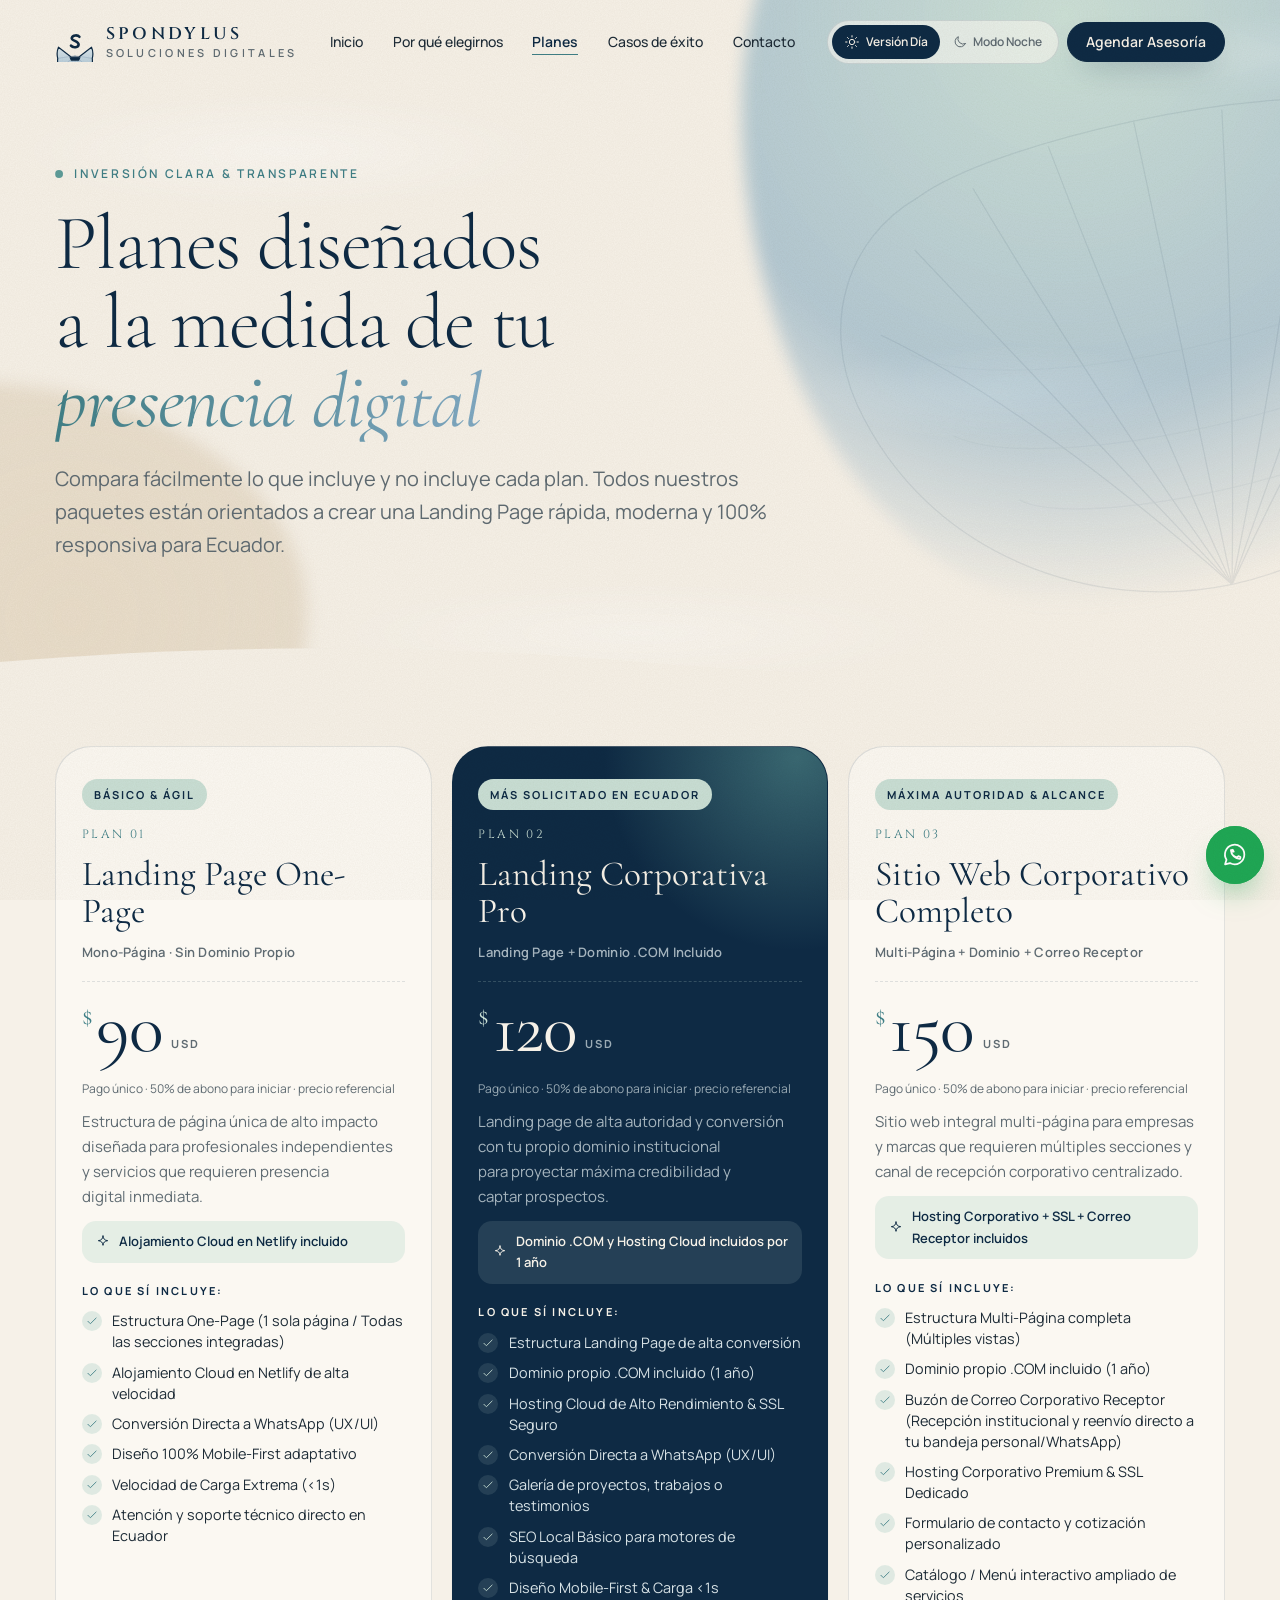
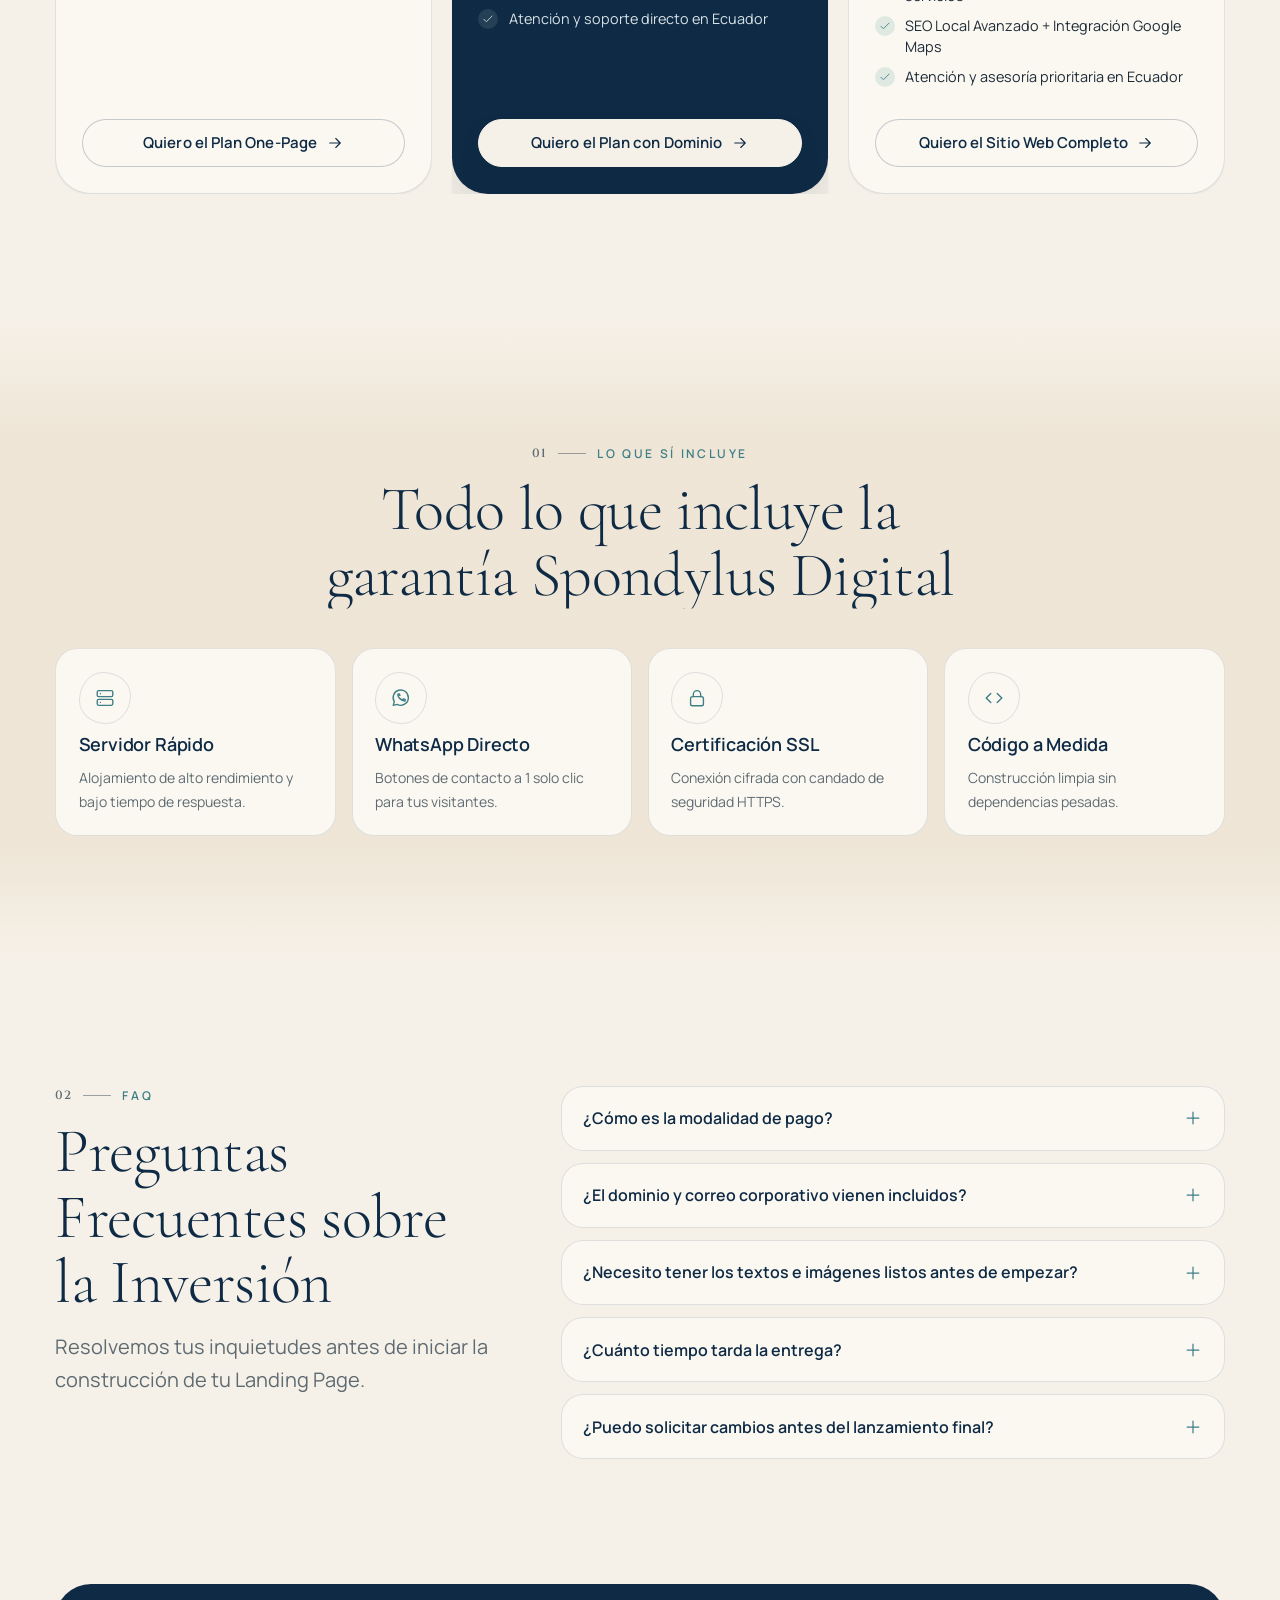
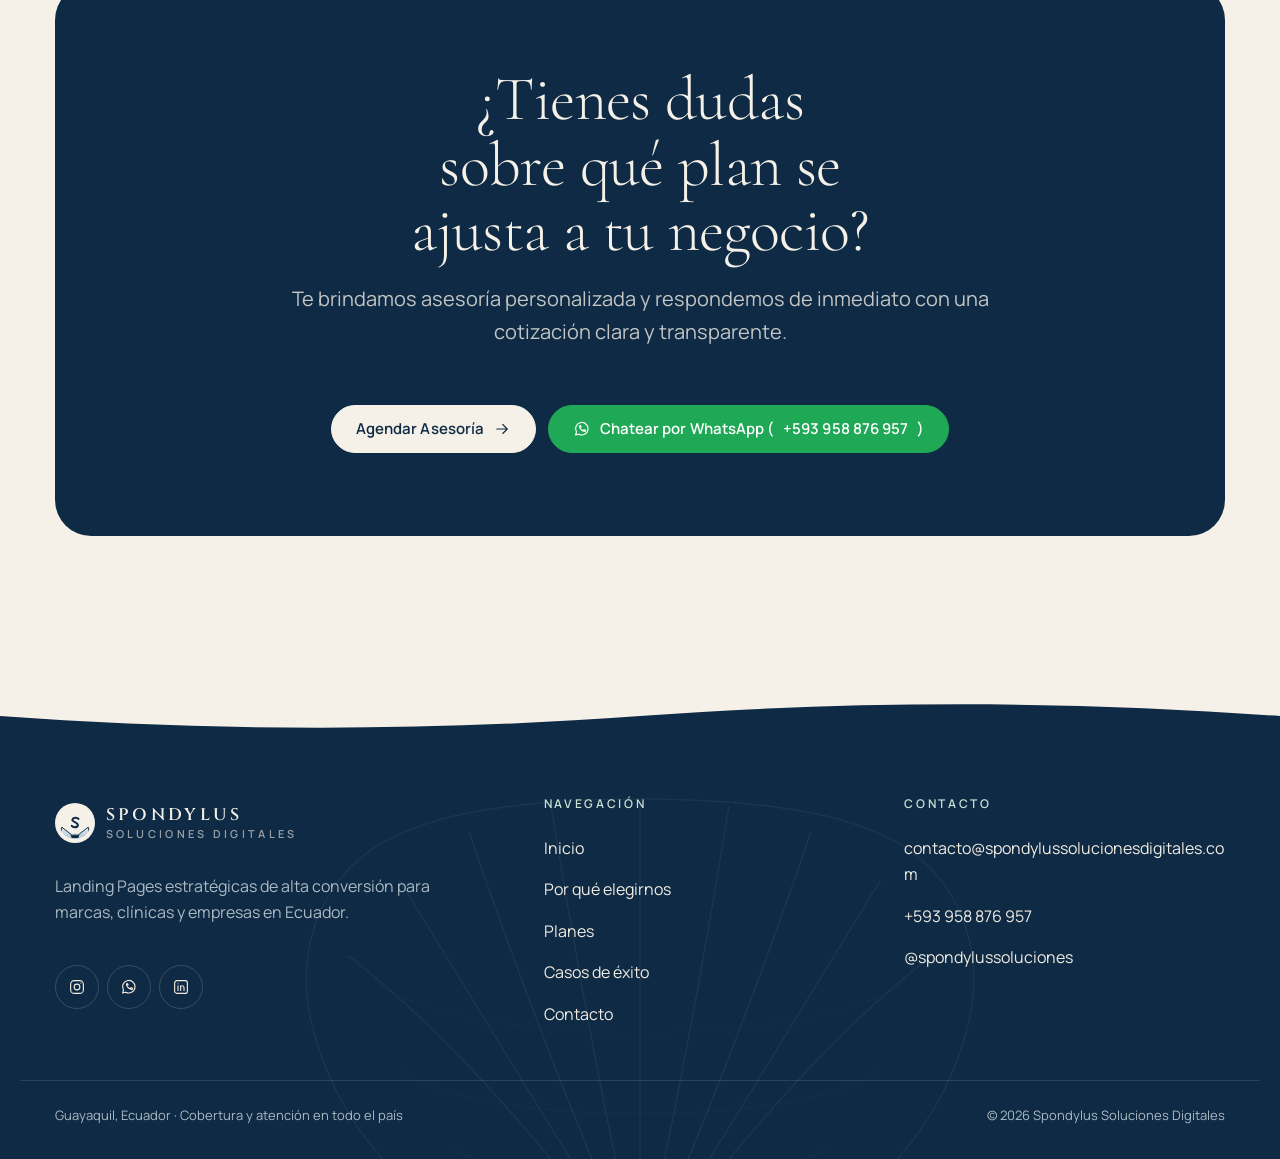
<file: pages/planes.html>
<!doctype html>
<html lang="es" class="no-js" data-base="../" data-theme="light">
<head>
<meta charset="utf-8">
<meta name="viewport" content="width=device-width, initial-scale=1, viewport-fit=cover">
<title>Planes &amp; Inversión | Spondylus Soluciones Digitales</title>
<meta name="description" content="Planes de landing pages en Ecuador: One-Page, Landing Corporativa Pro con dominio .COM y Sitio Web Corporativo Completo con correo receptor.">
<meta name="theme-color" content="#F6F1E8">
<link rel="canonical" href="https://spondylussolucionesdigitales.com/pages/planes.html">
<meta property="og:type" content="website">
<meta property="og:title" content="Planes &amp; Inversión | Spondylus Soluciones Digitales">
<meta property="og:description" content="Planes de landing pages en Ecuador: One-Page, Landing Corporativa Pro con dominio .COM y Sitio Web Corporativo Completo con correo receptor.">
<meta property="og:url" content="https://spondylussolucionesdigitales.com/pages/planes.html">
<meta property="og:image" content="https://spondylussolucionesdigitales.com/assets/images/og-image.jpg">
<meta property="og:locale" content="es_EC">
<meta name="twitter:card" content="summary_large_image">
<link rel="icon" href="../assets/icons/favicon.svg" type="image/svg+xml">
<link rel="preconnect" href="https://fonts.googleapis.com">
<link rel="preconnect" href="https://fonts.gstatic.com" crossorigin>
<link rel="stylesheet" href="https://fonts.googleapis.com/css2?family=Cormorant+Garamond:ital,wght@0,300;0,400;0,500;1,300;1,400&family=Manrope:wght@400;500;600;700&family=Cinzel:wght@500;600&display=swap">
<script>(function(d){d.classList.replace("no-js","js");try{var t=localStorage.getItem("spd-theme");if(t)d.dataset.theme=t;}catch(_){}})(document.documentElement);</script>
<link rel="stylesheet" href="../css/variables.css">
<link rel="stylesheet" href="../css/reset.css">
<link rel="stylesheet" href="../css/base.css">
<link rel="stylesheet" href="../css/components.css">
<link rel="stylesheet" href="../css/responsive.css">
<link rel="stylesheet" href="../css/motion.css">
<script type="application/ld+json">{"@context": "https://schema.org", "@type": "ProfessionalService", "name": "Spondylus Soluciones Digitales", "url": "https://spondylussolucionesdigitales.com/", "email": "contacto@spondylussolucionesdigitales.com", "telephone": "+593 958 876 957", "address": {"@type": "PostalAddress", "addressLocality": "Guayaquil", "addressCountry": "EC"}, "areaServed": "EC", "sameAs": ["https://www.instagram.com/spondylussoluciones/"]}</script>
</head>
<body>
<a class="skip-link" href="#main">Saltar al contenido</a>
<div class="grain" aria-hidden="true"></div>
<header class="site-header" data-header data-nav-breakpoint="1024">
  <div class="container site-header__inner">
    <a class="brand" href="../index.html" aria-label="Spondylus Soluciones Digitales — Inicio">
      <img class="brand__mark" data-asset="logo" src="../assets/images/logo.svg" alt="" width="44" height="44" decoding="async">
      <span class="brand__text"><span class="brand__name">Spondylus</span><span class="brand__sub">Soluciones Digitales</span></span>
    </a>
    <nav class="nav" aria-label="Principal">
      <ul class="nav__list" id="nav-menu" data-nav-menu><li><a href="../index.html">Inicio</a></li><li><a href="../pages/nosotros.html">Por qué elegirnos</a></li><li><a href="../pages/planes.html" aria-current="page">Planes</a></li><li><a href="../pages/casos.html">Casos de éxito</a></li><li><a href="../pages/contacto.html">Contacto</a></li>
        <li class="nav__cta-m"><a class="btn btn--primary" href="https://wa.me/593958876957" target="_blank" rel="noopener"><svg class="ico" viewBox="0 0 24 24" fill="none" stroke="currentColor" stroke-width="1.5" stroke-linecap="round" stroke-linejoin="round" aria-hidden="true"><path d="M20 11.6a8.3 8.3 0 0 1-12.3 7.3L3.5 20l1.2-4A8.3 8.3 0 1 1 20 11.6Z"/><path d="M8.6 8.4c.3 2.6 2.5 5 5.2 5.6l1.1-1.1 1.8.8-.3 1.6c-3.9.3-7.8-3.4-7.9-7.4l1.6-.4.8 1.7Z"/></svg> WhatsApp Directo</a></li>
      </ul>
    </nav>
    <div class="site-header__tools">
      <button class="theme-toggle" type="button" data-theme-toggle aria-label="Cambiar a Modo Noche">
        <span class="theme-toggle__opt theme-toggle__opt--day"><svg class="ico" viewBox="0 0 24 24" fill="none" stroke="currentColor" stroke-width="1.5" stroke-linecap="round" stroke-linejoin="round" aria-hidden="true"><circle cx="12" cy="12" r="4"/><path d="M12 2.5v2M12 19.5v2M2.5 12h2M19.5 12h2M5.3 5.3l1.4 1.4M17.3 17.3l1.4 1.4M5.3 18.7l1.4-1.4M17.3 6.7l1.4-1.4"/></svg><span>Versión Día</span></span>
        <span class="theme-toggle__opt theme-toggle__opt--night"><svg class="ico" viewBox="0 0 24 24" fill="none" stroke="currentColor" stroke-width="1.5" stroke-linecap="round" stroke-linejoin="round" aria-hidden="true"><path d="M20 14.5A8 8 0 0 1 9.5 4a8 8 0 1 0 10.5 10.5Z"/></svg><span>Modo Noche</span></span>
      </button>
      <a class="btn btn--primary btn--sm site-header__cta" href="../pages/contacto.html">Agendar Asesoría</a>
      <button class="nav-toggle" type="button" data-nav-toggle aria-controls="nav-menu" aria-expanded="false" aria-label="Abrir menú" data-label-open="Abrir menú" data-label-close="Cerrar menú"><span></span><span></span></button>
    </div>
  </div>
</header>
<main id="main">
<section class="page-hero" aria-labelledby="page-title">
  <div class="hero__water" aria-hidden="true"><span class="orb orb--1"></span><span class="orb orb--2"></span><span class="caustics"></span></div>
  <svg class="shell-lines" viewBox="0 0 600 420" fill="none" aria-hidden="true">
  <g stroke="currentColor" stroke-width="1" stroke-linecap="round">
    <path d="M300 400C190 400 70 330 40 200 25 130 60 70 120 50" />
    <path d="M300 400C410 400 530 330 560 200 575 130 540 70 480 50" />
    <path d="M120 50C190 18 410 18 480 50" />
    <path d="M300 400 Q 173.5 230 70 150" /><path d="M300 400 Q 195.5 230 110 90" /><path d="M300 400 Q 225.75 230 165 52" /><path d="M300 400 Q 261.5 230 230 32" /><path d="M300 400 Q 300.0 230 300 26" /><path d="M300 400 Q 338.5 230 370 32" /><path d="M300 400 Q 374.25 230 435 52" /><path d="M300 400 Q 404.5 230 490 90" /><path d="M300 400 Q 426.5 230 530 150" />
    <path d="M150 300c40 34 260 34 300 0" opacity=".5"/><path d="M110 240c60 46 320 46 380 0" opacity=".4"/><path d="M90 170c70 54 350 54 420 0" opacity=".3"/>
  </g></svg>
  <div class="container page-hero__inner">
    <p class="eyebrow" data-reveal="fade-up"><span class="eyebrow__dot"></span>Inversión Clara &amp; Transparente</p>
    <h1 id="page-title" class="h-display h-display--page" data-reveal="fade-up">Planes diseñados a la medida de tu <em>presencia digital</em></h1>
    <p class="lead" data-reveal="fade-up">Compara fácilmente lo que incluye y no incluye cada plan. Todos nuestros paquetes están orientados a crear una Landing Page rápida, moderna y 100% responsiva para Ecuador.</p>
    
  </div>
  <div class="tide tide--hero" aria-hidden="true"><svg viewBox="0 0 1440 80" preserveAspectRatio="none"><path d="M0 40c120-26 240-26 360 0s240 26 360 0 240-26 360 0 240 26 360 0v40H0Z"/></svg></div>
</section>
<section class="section section--tight" aria-label="Planes">
  <div class="container"><div class="plans plans--page" data-cms-plans data-reveal-group="fade-up" data-stagger="110"><article class="plan plan--tall">
  <span class="plan__badge">BÁSICO &amp; ÁGIL</span>
  <p class="plan__num">PLAN 01</p>
  <h3 class="plan__title">Landing Page One-Page</h3>
  <p class="plan__sub">Mono-Página · Sin Dominio Propio</p>
  <div class="plan__price"><span class="plan__currency">$</span><b>90</b><span class="plan__unit">USD</span></div><p class="plan__note">Pago único · 50% de abono para iniciar · precio referencial</p>
  <p class="plan__desc">Estructura de página única de alto impacto diseñada para profesionales independientes y servicios que requieren presencia digital inmediata.</p>
  <p class="plan__time"><svg class="ico" viewBox="0 0 24 24" fill="none" stroke="currentColor" stroke-width="1.5" stroke-linecap="round" stroke-linejoin="round" aria-hidden="true"><path d="M12 3c.6 4.6 2.4 6.4 7 7-4.6.6-6.4 2.4-7 7-.6-4.6-2.4-6.4-7-7 4.6-.6 6.4-2.4 7-7Z"/></svg><span>Alojamiento Cloud en Netlify incluido</span></p>
  <p class="plan__label">Lo que Sí Incluye:</p>
  <ul class="checklist"><li><svg class="ico" viewBox="0 0 24 24" fill="none" stroke="currentColor" stroke-width="1.5" stroke-linecap="round" stroke-linejoin="round" aria-hidden="true"><path d="m5 12.5 4.2 4.2L19 7"/></svg><span>Estructura One-Page (1 sola página / Todas las secciones integradas)</span></li><li><svg class="ico" viewBox="0 0 24 24" fill="none" stroke="currentColor" stroke-width="1.5" stroke-linecap="round" stroke-linejoin="round" aria-hidden="true"><path d="m5 12.5 4.2 4.2L19 7"/></svg><span>Alojamiento Cloud en Netlify de alta velocidad</span></li><li><svg class="ico" viewBox="0 0 24 24" fill="none" stroke="currentColor" stroke-width="1.5" stroke-linecap="round" stroke-linejoin="round" aria-hidden="true"><path d="m5 12.5 4.2 4.2L19 7"/></svg><span>Conversión Directa a WhatsApp (UX/UI)</span></li><li><svg class="ico" viewBox="0 0 24 24" fill="none" stroke="currentColor" stroke-width="1.5" stroke-linecap="round" stroke-linejoin="round" aria-hidden="true"><path d="m5 12.5 4.2 4.2L19 7"/></svg><span>Diseño 100% Mobile-First adaptativo</span></li><li><svg class="ico" viewBox="0 0 24 24" fill="none" stroke="currentColor" stroke-width="1.5" stroke-linecap="round" stroke-linejoin="round" aria-hidden="true"><path d="m5 12.5 4.2 4.2L19 7"/></svg><span>Velocidad de Carga Extrema (&lt;1s)</span></li><li><svg class="ico" viewBox="0 0 24 24" fill="none" stroke="currentColor" stroke-width="1.5" stroke-linecap="round" stroke-linejoin="round" aria-hidden="true"><path d="m5 12.5 4.2 4.2L19 7"/></svg><span>Atención y soporte técnico directo en Ecuador</span></li></ul>
  <a class="btn btn--ghost btn--block" href="../pages/contacto.html?plan=Landing%20Page%20One-Page%20%28Sin%20Dominio%29#formulario" data-plan="Landing Page One-Page (Sin Dominio)">Quiero el Plan One-Page <svg class="ico" viewBox="0 0 24 24" fill="none" stroke="currentColor" stroke-width="1.5" stroke-linecap="round" stroke-linejoin="round" aria-hidden="true"><path d="M5 12h14M13 6l6 6-6 6"/></svg></a>
</article><article class="plan plan--tall plan--featured">
  <span class="plan__badge">MÁS SOLICITADO EN ECUADOR</span>
  <p class="plan__num">PLAN 02</p>
  <h3 class="plan__title">Landing Corporativa Pro</h3>
  <p class="plan__sub">Landing Page + Dominio .COM Incluido</p>
  <div class="plan__price"><span class="plan__currency">$</span><b>120</b><span class="plan__unit">USD</span></div><p class="plan__note">Pago único · 50% de abono para iniciar · precio referencial</p>
  <p class="plan__desc">Landing page de alta autoridad y conversión con tu propio dominio institucional para proyectar máxima credibilidad y captar prospectos.</p>
  <p class="plan__time"><svg class="ico" viewBox="0 0 24 24" fill="none" stroke="currentColor" stroke-width="1.5" stroke-linecap="round" stroke-linejoin="round" aria-hidden="true"><path d="M12 3c.6 4.6 2.4 6.4 7 7-4.6.6-6.4 2.4-7 7-.6-4.6-2.4-6.4-7-7 4.6-.6 6.4-2.4 7-7Z"/></svg><span>Dominio .COM y Hosting Cloud incluidos por 1 año</span></p>
  <p class="plan__label">Lo que Sí Incluye:</p>
  <ul class="checklist"><li><svg class="ico" viewBox="0 0 24 24" fill="none" stroke="currentColor" stroke-width="1.5" stroke-linecap="round" stroke-linejoin="round" aria-hidden="true"><path d="m5 12.5 4.2 4.2L19 7"/></svg><span>Estructura Landing Page de alta conversión</span></li><li><svg class="ico" viewBox="0 0 24 24" fill="none" stroke="currentColor" stroke-width="1.5" stroke-linecap="round" stroke-linejoin="round" aria-hidden="true"><path d="m5 12.5 4.2 4.2L19 7"/></svg><span>Dominio propio .COM incluido (1 año)</span></li><li><svg class="ico" viewBox="0 0 24 24" fill="none" stroke="currentColor" stroke-width="1.5" stroke-linecap="round" stroke-linejoin="round" aria-hidden="true"><path d="m5 12.5 4.2 4.2L19 7"/></svg><span>Hosting Cloud de Alto Rendimiento &amp; SSL Seguro</span></li><li><svg class="ico" viewBox="0 0 24 24" fill="none" stroke="currentColor" stroke-width="1.5" stroke-linecap="round" stroke-linejoin="round" aria-hidden="true"><path d="m5 12.5 4.2 4.2L19 7"/></svg><span>Conversión Directa a WhatsApp (UX/UI)</span></li><li><svg class="ico" viewBox="0 0 24 24" fill="none" stroke="currentColor" stroke-width="1.5" stroke-linecap="round" stroke-linejoin="round" aria-hidden="true"><path d="m5 12.5 4.2 4.2L19 7"/></svg><span>Galería de proyectos, trabajos o testimonios</span></li><li><svg class="ico" viewBox="0 0 24 24" fill="none" stroke="currentColor" stroke-width="1.5" stroke-linecap="round" stroke-linejoin="round" aria-hidden="true"><path d="m5 12.5 4.2 4.2L19 7"/></svg><span>SEO Local Básico para motores de búsqueda</span></li><li><svg class="ico" viewBox="0 0 24 24" fill="none" stroke="currentColor" stroke-width="1.5" stroke-linecap="round" stroke-linejoin="round" aria-hidden="true"><path d="m5 12.5 4.2 4.2L19 7"/></svg><span>Diseño Mobile-First &amp; Carga &lt;1s</span></li><li><svg class="ico" viewBox="0 0 24 24" fill="none" stroke="currentColor" stroke-width="1.5" stroke-linecap="round" stroke-linejoin="round" aria-hidden="true"><path d="m5 12.5 4.2 4.2L19 7"/></svg><span>Atención y soporte directo en Ecuador</span></li></ul>
  <a class="btn btn--primary btn--block" href="../pages/contacto.html?plan=Landing%20Corporativa%20Pro%20%28Con%20Dominio%20.COM%29#formulario" data-plan="Landing Corporativa Pro (Con Dominio .COM)">Quiero el Plan con Dominio <svg class="ico" viewBox="0 0 24 24" fill="none" stroke="currentColor" stroke-width="1.5" stroke-linecap="round" stroke-linejoin="round" aria-hidden="true"><path d="M5 12h14M13 6l6 6-6 6"/></svg></a>
</article><article class="plan plan--tall">
  <span class="plan__badge">MÁXIMA AUTORIDAD &amp; ALCANCE</span>
  <p class="plan__num">PLAN 03</p>
  <h3 class="plan__title">Sitio Web Corporativo Completo</h3>
  <p class="plan__sub">Multi-Página + Dominio + Correo Receptor</p>
  <div class="plan__price"><span class="plan__currency">$</span><b>150</b><span class="plan__unit">USD</span></div><p class="plan__note">Pago único · 50% de abono para iniciar · precio referencial</p>
  <p class="plan__desc">Sitio web integral multi-página para empresas y marcas que requieren múltiples secciones y canal de recepción corporativo centralizado.</p>
  <p class="plan__time"><svg class="ico" viewBox="0 0 24 24" fill="none" stroke="currentColor" stroke-width="1.5" stroke-linecap="round" stroke-linejoin="round" aria-hidden="true"><path d="M12 3c.6 4.6 2.4 6.4 7 7-4.6.6-6.4 2.4-7 7-.6-4.6-2.4-6.4-7-7 4.6-.6 6.4-2.4 7-7Z"/></svg><span>Hosting Corporativo + SSL + Correo Receptor incluidos</span></p>
  <p class="plan__label">Lo que Sí Incluye:</p>
  <ul class="checklist"><li><svg class="ico" viewBox="0 0 24 24" fill="none" stroke="currentColor" stroke-width="1.5" stroke-linecap="round" stroke-linejoin="round" aria-hidden="true"><path d="m5 12.5 4.2 4.2L19 7"/></svg><span>Estructura Multi-Página completa (Múltiples vistas)</span></li><li><svg class="ico" viewBox="0 0 24 24" fill="none" stroke="currentColor" stroke-width="1.5" stroke-linecap="round" stroke-linejoin="round" aria-hidden="true"><path d="m5 12.5 4.2 4.2L19 7"/></svg><span>Dominio propio .COM incluido (1 año)</span></li><li><svg class="ico" viewBox="0 0 24 24" fill="none" stroke="currentColor" stroke-width="1.5" stroke-linecap="round" stroke-linejoin="round" aria-hidden="true"><path d="m5 12.5 4.2 4.2L19 7"/></svg><span>Buzón de Correo Corporativo Receptor (Recepción institucional y reenvío directo a tu bandeja personal/WhatsApp)</span></li><li><svg class="ico" viewBox="0 0 24 24" fill="none" stroke="currentColor" stroke-width="1.5" stroke-linecap="round" stroke-linejoin="round" aria-hidden="true"><path d="m5 12.5 4.2 4.2L19 7"/></svg><span>Hosting Corporativo Premium &amp; SSL Dedicado</span></li><li><svg class="ico" viewBox="0 0 24 24" fill="none" stroke="currentColor" stroke-width="1.5" stroke-linecap="round" stroke-linejoin="round" aria-hidden="true"><path d="m5 12.5 4.2 4.2L19 7"/></svg><span>Formulario de contacto y cotización personalizado</span></li><li><svg class="ico" viewBox="0 0 24 24" fill="none" stroke="currentColor" stroke-width="1.5" stroke-linecap="round" stroke-linejoin="round" aria-hidden="true"><path d="m5 12.5 4.2 4.2L19 7"/></svg><span>Catálogo / Menú interactivo ampliado de servicios</span></li><li><svg class="ico" viewBox="0 0 24 24" fill="none" stroke="currentColor" stroke-width="1.5" stroke-linecap="round" stroke-linejoin="round" aria-hidden="true"><path d="m5 12.5 4.2 4.2L19 7"/></svg><span>SEO Local Avanzado + Integración Google Maps</span></li><li><svg class="ico" viewBox="0 0 24 24" fill="none" stroke="currentColor" stroke-width="1.5" stroke-linecap="round" stroke-linejoin="round" aria-hidden="true"><path d="m5 12.5 4.2 4.2L19 7"/></svg><span>Atención y asesoría prioritaria en Ecuador</span></li></ul>
  <a class="btn btn--ghost btn--block" href="../pages/contacto.html?plan=Sitio%20Web%20Corporativo%20Completo%20%28Multi-P%C3%A1gina%20%2B%20Correo%20Receptor%29#formulario" data-plan="Sitio Web Corporativo Completo (Multi-Página + Correo Receptor)">Quiero el Sitio Web Completo <svg class="ico" viewBox="0 0 24 24" fill="none" stroke="currentColor" stroke-width="1.5" stroke-linecap="round" stroke-linejoin="round" aria-hidden="true"><path d="M5 12h14M13 6l6 6-6 6"/></svg></a>
</article></div></div>
</section>
<section class="section section--sand" aria-labelledby="g-title">
  <div class="container">
    <header class="section-head section-head--center" data-reveal="fade-up">
  <p class="eyebrow"><span class="eyebrow__num">01</span>Lo que Sí Incluye</p>
  <h2 id="g-title" class="h-section">Todo lo que incluye la garantía Spondylus Digital</h2>
  
</header>
    <div class="guarantee" data-reveal-group="fade-up" data-stagger="90"><div class="guarantee__item"><span class="pillar__icon"><svg class="ico" viewBox="0 0 24 24" fill="none" stroke="currentColor" stroke-width="1.5" stroke-linecap="round" stroke-linejoin="round" aria-hidden="true"><rect x="3.5" y="4" width="17" height="6.5" rx="1.6"/><rect x="3.5" y="13.5" width="17" height="6.5" rx="1.6"/><path d="M7 7.3h.01M7 16.8h.01"/></svg></span><h3 class="h-card">Servidor Rápido</h3><p>Alojamiento de alto rendimiento y bajo tiempo de respuesta.</p></div><div class="guarantee__item"><span class="pillar__icon"><svg class="ico" viewBox="0 0 24 24" fill="none" stroke="currentColor" stroke-width="1.5" stroke-linecap="round" stroke-linejoin="round" aria-hidden="true"><path d="M20 11.6a8.3 8.3 0 0 1-12.3 7.3L3.5 20l1.2-4A8.3 8.3 0 1 1 20 11.6Z"/><path d="M8.6 8.4c.3 2.6 2.5 5 5.2 5.6l1.1-1.1 1.8.8-.3 1.6c-3.9.3-7.8-3.4-7.9-7.4l1.6-.4.8 1.7Z"/></svg></span><h3 class="h-card">WhatsApp Directo</h3><p>Botones de contacto a 1 solo clic para tus visitantes.</p></div><div class="guarantee__item"><span class="pillar__icon"><svg class="ico" viewBox="0 0 24 24" fill="none" stroke="currentColor" stroke-width="1.5" stroke-linecap="round" stroke-linejoin="round" aria-hidden="true"><rect x="5" y="10.5" width="14" height="10" rx="2"/><path d="M8 10.5V8a4 4 0 0 1 8 0v2.5"/></svg></span><h3 class="h-card">Certificación SSL</h3><p>Conexión cifrada con candado de seguridad HTTPS.</p></div><div class="guarantee__item"><span class="pillar__icon"><svg class="ico" viewBox="0 0 24 24" fill="none" stroke="currentColor" stroke-width="1.5" stroke-linecap="round" stroke-linejoin="round" aria-hidden="true"><path d="m8.5 7-5 5 5 5M15.5 7l5 5-5 5"/></svg></span><h3 class="h-card">Código a Medida</h3><p>Construcción limpia sin dependencias pesadas.</p></div></div>
  </div>
</section>
<section class="section" aria-labelledby="faq-title">
  <div class="container faq">
    <div><header class="section-head" data-reveal="fade-up">
  <p class="eyebrow"><span class="eyebrow__num">02</span>FAQ</p>
  <h2 id="faq-title" class="h-section">Preguntas Frecuentes sobre la Inversión</h2>
  <p class="lead">Resolvemos tus inquietudes antes de iniciar la construcción de tu Landing Page.</p>
</header></div>
    <div class="faq__list" data-reveal="fade-up"><details class="faq__item"><summary><span>¿Cómo es la modalidad de pago?</span><svg class="ico" viewBox="0 0 24 24" fill="none" stroke="currentColor" stroke-width="1.5" stroke-linecap="round" stroke-linejoin="round" aria-hidden="true"><path d="M12 5v14M5 12h14"/></svg></summary><div class="faq__a"><p>Trabajamos con un anticipo inicial al comenzar el proyecto y el saldo restante contra entrega y revisión final de tu satisfacción.</p></div></details><details class="faq__item"><summary><span>¿El dominio y correo corporativo vienen incluidos?</span><svg class="ico" viewBox="0 0 24 24" fill="none" stroke="currentColor" stroke-width="1.5" stroke-linecap="round" stroke-linejoin="round" aria-hidden="true"><path d="M12 5v14M5 12h14"/></svg></summary><div class="faq__a"><p>El Plan Corporativo Pro incluye el registro de tu dominio propio .COM y hosting de alto rendimiento por 1 año. El Plan Sitio Web Corporativo Completo incluye además un buzón de correo corporativo institucional configurado como receptor para captar solicitudes y reenviarlas directamente a tu bandeja o WhatsApp. En el Plan One-Page, la web queda alojada en Netlify sin dominio propio.</p></div></details><details class="faq__item"><summary><span>¿Necesito tener los textos e imágenes listos antes de empezar?</span><svg class="ico" viewBox="0 0 24 24" fill="none" stroke="currentColor" stroke-width="1.5" stroke-linecap="round" stroke-linejoin="round" aria-hidden="true"><path d="M12 5v14M5 12h14"/></svg></summary><div class="faq__a"><p>Si los tienes, ¡excelente! Si no los tienes, nosotros te ayudamos a estructurar el texto persuasivo y seleccionar imágenes profesionales de alta calidad acordes a tu negocio.</p></div></details><details class="faq__item"><summary><span>¿Cuánto tiempo tarda la entrega?</span><svg class="ico" viewBox="0 0 24 24" fill="none" stroke="currentColor" stroke-width="1.5" stroke-linecap="round" stroke-linejoin="round" aria-hidden="true"><path d="M12 5v14M5 12h14"/></svg></summary><div class="faq__a"><p>Los tiempos de desarrollo son ágiles y oportunos, iniciando inmediatamente después de recibir la información básica de tu empresa.</p></div></details><details class="faq__item"><summary><span>¿Puedo solicitar cambios antes del lanzamiento final?</span><svg class="ico" viewBox="0 0 24 24" fill="none" stroke="currentColor" stroke-width="1.5" stroke-linecap="round" stroke-linejoin="round" aria-hidden="true"><path d="M12 5v14M5 12h14"/></svg></summary><div class="faq__a"><p>Por supuesto. Todos nuestros proyectos incluyen una fase de revisión para ajustar detalles visuales y textos según tus observaciones antes de publicar la web.</p></div></details></div>
  </div>
</section>
<section class="cta-band" aria-labelledby="cta-title">
  <div class="container"><div class="cta-band__inner" data-reveal="scale">
    <div class="cta-band__water" aria-hidden="true"><span></span><span></span><span></span></div>
    
    <h2 id="cta-title" class="h-section h-section--light">¿Tienes dudas sobre qué plan se ajusta a tu negocio?</h2>
    <p class="lead lead--light">Te brindamos asesoría personalizada y respondemos de inmediato con una cotización clara y transparente.</p>
    <div class="btn-row btn-row--center"><a class="btn btn--light" href="contacto.html">Agendar Asesoría <svg class="ico" viewBox="0 0 24 24" fill="none" stroke="currentColor" stroke-width="1.5" stroke-linecap="round" stroke-linejoin="round" aria-hidden="true"><path d="M5 12h14M13 6l6 6-6 6"/></svg></a><a class="btn btn--wa" href="https://wa.me/593958876957" target="_blank" rel="noopener"><svg class="ico" viewBox="0 0 24 24" fill="none" stroke="currentColor" stroke-width="1.5" stroke-linecap="round" stroke-linejoin="round" aria-hidden="true"><path d="M20 11.6a8.3 8.3 0 0 1-12.3 7.3L3.5 20l1.2-4A8.3 8.3 0 1 1 20 11.6Z"/><path d="M8.6 8.4c.3 2.6 2.5 5 5.2 5.6l1.1-1.1 1.8.8-.3 1.6c-3.9.3-7.8-3.4-7.9-7.4l1.6-.4.8 1.7Z"/></svg> Chatear por WhatsApp (<span data-cms="whatsapp_visible">+593 958 876 957</span>)</a></div>
  </div></div>
</section>
</main><footer class="site-footer">
  <div class="tide tide--top" aria-hidden="true"><svg viewBox="0 0 1440 80" preserveAspectRatio="none"><path d="M0 40c120-26 240-26 360 0s240 26 360 0 240-26 360 0 240 26 360 0v40H0Z"/></svg></div>
  <div class="container site-footer__grid">
    <div class="site-footer__brand">
      <a class="brand brand--light" href="../index.html"><img class="brand__mark" data-asset="logo" src="../assets/images/logo.svg" alt="" width="44" height="44" decoding="async"><span class="brand__text"><span class="brand__name">Spondylus</span><span class="brand__sub">Soluciones Digitales</span></span></a>
      <p>Landing Pages estratégicas de alta conversión para marcas, clínicas y empresas en Ecuador.</p>
      <div class="social">
        <a data-cms-ig href="https://www.instagram.com/spondylussoluciones/" target="_blank" rel="noopener" title="Instagram @spondylussoluciones" aria-label="Instagram @spondylussoluciones"><svg class="ico" viewBox="0 0 24 24" fill="none" stroke="currentColor" stroke-width="1.5" stroke-linecap="round" stroke-linejoin="round" aria-hidden="true"><rect x="3.5" y="3.5" width="17" height="17" rx="5"/><circle cx="12" cy="12" r="3.8"/><path d="M17.2 6.8h.01"/></svg></a>
        <a href="https://wa.me/593958876957" target="_blank" rel="noopener" title="WhatsApp +593 958 876 957" aria-label="WhatsApp +593 958 876 957"><svg class="ico" viewBox="0 0 24 24" fill="none" stroke="currentColor" stroke-width="1.5" stroke-linecap="round" stroke-linejoin="round" aria-hidden="true"><path d="M20 11.6a8.3 8.3 0 0 1-12.3 7.3L3.5 20l1.2-4A8.3 8.3 0 1 1 20 11.6Z"/><path d="M8.6 8.4c.3 2.6 2.5 5 5.2 5.6l1.1-1.1 1.8.8-.3 1.6c-3.9.3-7.8-3.4-7.9-7.4l1.6-.4.8 1.7Z"/></svg></a>
        <a data-cms-linkedin href="https://linkedin.com" target="_blank" rel="noopener" aria-label="LinkedIn"><svg class="ico" viewBox="0 0 24 24" fill="none" stroke="currentColor" stroke-width="1.5" stroke-linecap="round" stroke-linejoin="round" aria-hidden="true"><rect x="3.5" y="3.5" width="17" height="17" rx="3"/><path d="M8 10.5v6M8 7.6v.01M11.5 16.5v-6M11.5 13c0-1.6 1-2.6 2.4-2.6s2.1 1 2.1 2.6v3.5"/></svg></a>
      </div>
    </div>
    <nav aria-label="Pie de página"><p class="eyebrow eyebrow--light">Navegación</p><ul class="site-footer__links"><li><a href="../index.html">Inicio</a></li><li><a href="../pages/nosotros.html">Por qué elegirnos</a></li><li><a href="../pages/planes.html">Planes</a></li><li><a href="../pages/casos.html">Casos de éxito</a></li><li><a href="../pages/contacto.html">Contacto</a></li></ul></nav>
    <div><p class="eyebrow eyebrow--light">Contacto</p>
      <ul class="site-footer__links">
        <li><a data-cms-email href="mailto:contacto@spondylussolucionesdigitales.com">contacto@spondylussolucionesdigitales.com</a></li>
        <li><a href="https://wa.me/593958876957" target="_blank" rel="noopener"><span data-cms="whatsapp_visible">+593 958 876 957</span></a></li>
        <li><a data-cms-ig href="https://www.instagram.com/spondylussoluciones/" target="_blank" rel="noopener"><span data-cms="instagram_at">@spondylussoluciones</span></a></li>
      </ul></div>
  </div>
  <div class="container site-footer__bottom">
    <p>Guayaquil, Ecuador · Cobertura y atención en todo el país</p>
    <p>© <span data-year>2026</span> Spondylus Soluciones Digitales</p>
  </div>
  <svg class="shell-lines" viewBox="0 0 600 420" fill="none" aria-hidden="true">
  <g stroke="currentColor" stroke-width="1" stroke-linecap="round">
    <path d="M300 400C190 400 70 330 40 200 25 130 60 70 120 50" />
    <path d="M300 400C410 400 530 330 560 200 575 130 540 70 480 50" />
    <path d="M120 50C190 18 410 18 480 50" />
    <path d="M300 400 Q 173.5 230 70 150" /><path d="M300 400 Q 195.5 230 110 90" /><path d="M300 400 Q 225.75 230 165 52" /><path d="M300 400 Q 261.5 230 230 32" /><path d="M300 400 Q 300.0 230 300 26" /><path d="M300 400 Q 338.5 230 370 32" /><path d="M300 400 Q 374.25 230 435 52" /><path d="M300 400 Q 404.5 230 490 90" /><path d="M300 400 Q 426.5 230 530 150" />
    <path d="M150 300c40 34 260 34 300 0" opacity=".5"/><path d="M110 240c60 46 320 46 380 0" opacity=".4"/><path d="M90 170c70 54 350 54 420 0" opacity=".3"/>
  </g></svg>
</footer>
<div class="wa-float" data-wa-float>
  <div class="wa-float__bubble" data-wa-bubble hidden>
    <button class="wa-float__close" type="button" data-wa-close aria-label="Cerrar mensaje"><svg class="ico" viewBox="0 0 24 24" fill="none" stroke="currentColor" stroke-width="1.5" stroke-linecap="round" stroke-linejoin="round" aria-hidden="true"><path d="M7 7l10 10M17 7 7 17"/></svg></button>
    <p class="wa-float__name">Asesor Spondylus</p>
    <p data-cms="mensaje_whatsapp">👋 ¡Hola! ¿Buscas una página web de alta conversión o cotizar tu proyecto en Ecuador?</p>
  </div>
  <a class="wa-float__btn" href="https://wa.me/593958876957?text=%F0%9F%91%8B%20%C2%A1Hola%21%20%C2%BFBuscas%20una%20p%C3%A1gina%20web%20de%20alta%20conversi%C3%B3n%20o%20cotizar%20tu%20proyecto%20en%20Ecuador%3F" target="_blank" rel="noopener" aria-label="Chatear por WhatsApp con un Asesor Spondylus"><svg class="ico" viewBox="0 0 24 24" fill="none" stroke="currentColor" stroke-width="1.5" stroke-linecap="round" stroke-linejoin="round" aria-hidden="true"><path d="M20 11.6a8.3 8.3 0 0 1-12.3 7.3L3.5 20l1.2-4A8.3 8.3 0 1 1 20 11.6Z"/><path d="M8.6 8.4c.3 2.6 2.5 5 5.2 5.6l1.1-1.1 1.8.8-.3 1.6c-3.9.3-7.8-3.4-7.9-7.4l1.6-.4.8 1.7Z"/></svg></a>
</div>
<script type="module" src="../js/main.js"></script>
</body>
</html>
</file>
<file: css/variables.css>
/* variables.css — Dirección de arte "Sand & Digital" (con capa Soft Ocean).
   Paleta costera: arena, marfil, piedra, espuma, turquesa, océano y navy profundo. */
:root {
  /* — paleta base (HEX documentados en docs/DESIGN-ANALYSIS.md) — */
  --ivory: #F6F1E8;        /* Warm Ivory — fondo 60% */
  --sand: #E8DCC8;         /* Sand Beige — superficies cálidas */
  --sand-deep: #D6C5A8;    /* arena húmeda */
  --stone: #A89C8A;        /* Warm Stone — texto secundario / líneas */
  --seafoam: #C9DFD5;      /* Seafoam Green — aire, chips */
  --turquoise: #5E9C99;    /* Muted Turquoise — acento */
  --ocean: #7FA8C2;        /* Soft Ocean Blue */
  --navy: #0E2A44;         /* Deep Ocean Navy — tipografía y bloques */
  --abyss: #071827;        /* fondo nocturno */
  --ink: #1D2B36;          /* texto */

  /* color (tokens semánticos) */
  --color-bg: var(--ivory);
  --color-surface: #FBF8F2;
  --color-surface-2: var(--sand);
  --color-text: var(--ink);
  --color-heading: var(--navy);
  --color-primary: var(--navy);
  --color-on-primary: #F6F1E8;
  --color-secondary: var(--turquoise);
  --color-accent: #3F7F86;           /* turquesa con contraste AA sobre marfil */
  --color-border: rgba(14, 42, 68, .12);
  --color-muted: #5F6B72;
  --glass: rgba(255, 252, 246, .55);
  --glass-strong: rgba(255, 252, 246, .78);
  --glass-border: rgba(255, 255, 255, .7);
  --wa: #1FA855;

  /* type */
  --font-display: "Cormorant Garamond", "Cormorant", Georgia, "Times New Roman", serif;
  --font-body: "Manrope", "Segoe UI", system-ui, -apple-system, sans-serif;
  --font-mono: "Cinzel", Georgia, serif; /* reservado para wordmark y numerales */
  --text-xs: .75rem;
  --text-sm: .875rem;
  --text-md: 1rem;
  --text-lg: clamp(1.0625rem, .98rem + .35vw, 1.25rem);
  --text-xl: clamp(1.6rem, 1.2rem + 1.6vw, 2.5rem);
  --text-section: clamp(2.2rem, 1.5rem + 3vw, 4rem);
  --text-display: clamp(2.75rem, 1.6rem + 5.2vw, 6.25rem);
  --leading-tight: 1.02;
  --leading-body: 1.65;
  --tracking-display: -.015em;
  --tracking-label: .22em;

  /* space */
  --space-xs: .5rem;
  --space-sm: .875rem;
  --space-md: 1.5rem;
  --space-lg: 2.5rem;
  --space-xl: 4rem;
  --space-2xl: 6.5rem;
  --section-y: clamp(4.5rem, 3rem + 6vw, 9rem);

  /* shape — formas de canto rodado */
  --radius-sm: 12px;
  --radius-md: 22px;
  --radius-lg: 36px;
  --radius-pill: 999px;
  --shadow-sm: 0 1px 2px rgba(14, 42, 68, .06);
  --shadow-md: 0 18px 40px -22px rgba(14, 42, 68, .28);
  --shadow-lg: 0 40px 80px -40px rgba(14, 42, 68, .45);
  --border-w: 1px;

  /* layout */
  --container: 1240px;
  --gutter: clamp(1rem, .6rem + 2vw, 2.5rem);
  --grid-columns: 12;
  --header-h: 76px;

  /* motion — suave, como marea */
  --dur-reveal: .95s;
  --dur-nav: .45s;
  --ease-out: cubic-bezier(.22, .8, .24, 1);
  --ease-wave: cubic-bezier(.45, .05, .25, 1);
  --reveal-distance: 22px;
}

/* — Modo Noche: océano profundo con bioluminiscencia — */
:root[data-theme="dark"] {
  --color-bg: var(--abyss);
  --color-surface: #0C2234;
  --color-surface-2: #0B2031;
  --color-text: #D7E2E6;
  --color-heading: #F1ECE2;
  --color-primary: #CFE6DD;
  --color-on-primary: #071827;
  --color-secondary: #7FC4BC;
  --color-accent: #8FD0C6;
  --color-border: rgba(201, 223, 213, .14);
  --color-muted: #93A6AE;
  --glass: rgba(16, 44, 66, .5);
  --glass-strong: rgba(16, 44, 66, .78);
  --glass-border: rgba(201, 223, 213, .14);
  --shadow-md: 0 18px 40px -22px rgba(0, 0, 0, .6);
  --shadow-lg: 0 40px 80px -40px rgba(0, 0, 0, .7);
}
</file>
<file: css/base.css>
/* base.css — tipografía, superficies, textura de arena y utilidades (mobile-first) */
html { scroll-behavior: smooth; scroll-padding-top: calc(var(--header-h) + 12px); }
body {
  font-family: var(--font-body);
  font-size: var(--text-md);
  line-height: var(--leading-body);
  color: var(--color-text);
  background: var(--color-bg);
  -webkit-font-smoothing: antialiased;
  text-rendering: optimizeLegibility;
  overflow-x: clip;
  transition: background-color .6s var(--ease-out), color .6s var(--ease-out);
}
/* Textura de arena fina: ruido SVG fijo, muy sutil */
.grain {
  position: fixed; inset: 0; z-index: 100; pointer-events: none; opacity: .22; mix-blend-mode: multiply;
  background-image: url("data:image/svg+xml,%3Csvg xmlns='http://www.w3.org/2000/svg' width='220' height='220'%3E%3Cfilter id='n'%3E%3CfeTurbulence type='fractalNoise' baseFrequency='.85' numOctaves='3' stitchTiles='stitch'/%3E%3CfeColorMatrix values='0 0 0 0 .45 0 0 0 0 .38 0 0 0 0 .28 0 0 0 .55 0'/%3E%3C/filter%3E%3Crect width='100%25' height='100%25' filter='url(%23n)'/%3E%3C/svg%3E");
}
[data-theme="dark"] .grain { mix-blend-mode: screen; opacity: .07; }

[hidden] { display: none !important; }
ul, ol { list-style: none; padding: 0; }
a { text-decoration: none; }
.project__body a, .faq__a a { text-decoration: none; }

::selection { background: var(--seafoam); color: var(--navy); }
:focus-visible { outline: 2px solid var(--color-accent); outline-offset: 3px; border-radius: 6px; }

.container { width: 100%; max-width: var(--container); margin-inline: auto; padding-inline: var(--gutter); }
.skip-link { position: absolute; left: 1rem; top: -100px; z-index: 200; background: var(--navy); color: var(--ivory); padding: .75rem 1rem; border-radius: var(--radius-sm); }
.skip-link:focus { top: 1rem; }
.sr-only { position: absolute !important; width: 1px; height: 1px; overflow: hidden; clip: rect(0 0 0 0); white-space: nowrap; }

/* — tipografía — */
h1, h2, h3, h4 { color: var(--color-heading); font-weight: 400; }
.h-display {
  font-family: var(--font-display); font-weight: 300;
  font-size: var(--text-display); line-height: var(--leading-tight); letter-spacing: var(--tracking-display);
  overflow-wrap: break-word; text-wrap: balance;
}
.h-display em, .h-section em {
  font-style: italic; font-weight: 400;
  background: linear-gradient(100deg, var(--color-accent) 0%, var(--ocean) 45%, var(--turquoise) 70%, var(--color-accent) 100%);
  background-size: 220% 100%;
  -webkit-background-clip: text; background-clip: text; color: transparent;
  animation: nacre 9s var(--ease-wave) infinite alternate;
  padding-right: .06em;
}
@keyframes nacre { to { background-position: 100% 0; } }
.h-display--page { font-size: clamp(2.4rem, 1.5rem + 4.2vw, 5rem); max-width: 18ch; }
.h-section {
  font-family: var(--font-display); font-weight: 300; font-size: var(--text-section);
  line-height: 1.05; letter-spacing: -.01em; text-wrap: balance;
}
.h-section--light { color: #F6F1E8; }
.h-card { font-family: var(--font-body); font-weight: 600; font-size: 1.125rem; line-height: 1.3; letter-spacing: -.01em; }
.h-card--lg { font-family: var(--font-display); font-weight: 400; font-size: clamp(1.6rem, 1.2rem + 1.2vw, 2.25rem); line-height: 1.1; letter-spacing: -.005em; }
.lead { font-size: var(--text-lg); color: var(--color-muted); max-width: 60ch; }
.lead--light { color: rgba(246, 241, 232, .78); }
p { text-wrap: pretty; }

.eyebrow {
  display: inline-flex; align-items: center; gap: .7rem;
  font-size: var(--text-xs); font-weight: 600; letter-spacing: var(--tracking-label); text-transform: uppercase;
  color: var(--color-accent);
}
.eyebrow--light { color: var(--seafoam); }
.eyebrow__num { font-family: var(--font-mono); letter-spacing: .08em; color: var(--color-muted); }
.eyebrow__num::after { content: ""; display: inline-block; width: 28px; height: 1px; background: currentColor; vertical-align: middle; margin-left: .7rem; opacity: .6; }
.eyebrow--light .eyebrow__num { color: rgba(201, 223, 213, .7); }
.eyebrow__dot { width: 8px; height: 8px; border-radius: 50%; background: var(--turquoise); box-shadow: 0 0 0 0 rgba(94, 156, 153, .5); animation: ping 2.8s var(--ease-out) infinite; }
@keyframes ping { 0% { box-shadow: 0 0 0 0 rgba(94, 156, 153, .5); } 80%, 100% { box-shadow: 0 0 0 12px rgba(94, 156, 153, 0); } }

/* — superficies — */
.glass {
  background: var(--glass);
  border: var(--border-w) solid var(--glass-border);
  -webkit-backdrop-filter: blur(18px) saturate(140%);
  backdrop-filter: blur(18px) saturate(140%);
  box-shadow: var(--shadow-md), inset 0 1px 0 rgba(255, 255, 255, .55);
  border-radius: var(--radius-md);
}
[data-theme="dark"] .glass { box-shadow: var(--shadow-md), inset 0 1px 0 rgba(255, 255, 255, .06); }
.glass--dark { background: rgba(10, 34, 54, .55); border-color: rgba(201, 223, 213, .14); color: #D7E2E6; box-shadow: 0 30px 60px -30px rgba(0,0,0,.5), inset 0 1px 0 rgba(255,255,255,.08); }

/* — secciones — */
.section { position: relative; padding-block: var(--section-y); }
.section--tight { padding-top: clamp(2.5rem, 2rem + 2vw, 4rem); }
.section--sand { background: linear-gradient(180deg, transparent, color-mix(in srgb, var(--sand) 55%, transparent) 18%, color-mix(in srgb, var(--sand) 55%, transparent) 82%, transparent); }
[data-theme="dark"] .section--sand { background: linear-gradient(180deg, transparent, rgba(12, 34, 52, .9) 18%, rgba(12, 34, 52, .9) 82%, transparent); }
.section--deep { background: var(--navy); color: #D7E2E6; overflow: hidden; isolation: isolate; }
[data-theme="dark"] .section--deep { background: #04121E; }
.section-head { display: grid; gap: var(--space-sm); margin-bottom: var(--space-lg); max-width: 52rem; }
.section-head--center { margin-inline: auto; text-align: center; justify-items: center; }
.section-head--center .lead { margin-inline: auto; }

/* — botones minimalistas — */
.btn {
  --btn-bg: transparent; --btn-fg: var(--color-heading); --btn-bd: var(--color-border);
  position: relative; isolation: isolate; overflow: hidden;
  display: inline-flex; align-items: center; justify-content: center; gap: .55rem;
  min-height: 48px; padding: .8rem 1.5rem; border-radius: var(--radius-pill);
  font-family: var(--font-body); font-size: .9375rem; font-weight: 600; letter-spacing: .005em; line-height: 1.2;
  color: var(--btn-fg); background: var(--btn-bg); border: 1px solid var(--btn-bd);
  cursor: pointer; text-align: center;
  transition: color .45s var(--ease-out), border-color .45s var(--ease-out), transform .45s var(--ease-out), box-shadow .45s var(--ease-out);
}
.btn .ico { width: 18px; height: 18px; flex: none; transition: transform .45s var(--ease-out); }
.btn::before { /* ola que sube al hover */
  content: ""; position: absolute; z-index: -1; left: -10%; right: -10%; bottom: -120%; height: 120%;
  background: var(--btn-wave, var(--seafoam)); border-radius: 45% 45% 0 0 / 30% 30% 0 0;
  transition: bottom .6s var(--ease-out), border-radius .6s var(--ease-out);
}
.btn:hover::before, .btn:focus-visible::before { bottom: 0; border-radius: 0; }
.btn:hover .ico:last-child { transform: translateX(3px); }
.btn:active { transform: scale(.98); }
.btn--primary { --btn-bg: var(--color-primary); --btn-fg: var(--color-on-primary); --btn-bd: var(--color-primary); --btn-wave: #1D4A6B; box-shadow: 0 14px 30px -16px rgba(14, 42, 68, .6); }
[data-theme="dark"] .btn--primary { --btn-wave: #E8F3EE; }
.btn--ghost { --btn-bg: color-mix(in srgb, var(--color-surface) 50%, transparent); --btn-bd: color-mix(in srgb, var(--color-heading) 22%, transparent); }
.btn--ghost:hover { --btn-fg: var(--navy); border-color: var(--seafoam); }
.btn--light { --btn-bg: #F6F1E8; --btn-fg: var(--navy); --btn-bd: #F6F1E8; --btn-wave: var(--seafoam); }
.btn--wa { --btn-bg: var(--wa); --btn-fg: #fff; --btn-bd: var(--wa); --btn-wave: #168A45; }
.btn--sm { min-height: 40px; padding: .55rem 1.1rem; font-size: .875rem; }
.btn--lg { min-height: 54px; padding: .95rem 1.75rem; }
.btn--block { width: 100%; }
.btn--chip { min-height: 38px; padding: .45rem .95rem; font-size: .8125rem; --btn-bd: rgba(201, 223, 213, .25); --btn-fg: inherit; --btn-wave: rgba(201, 223, 213, .2); }
.btn-row { display: flex; flex-wrap: wrap; gap: .75rem; }
.btn-row--center { justify-content: center; margin-top: var(--space-lg); }
.round-btn { display: inline-grid; place-items: center; width: 44px; height: 44px; border-radius: 50%; border: 1px solid var(--color-border); background: var(--glass); color: var(--color-heading); cursor: pointer; transition: background .3s, transform .3s var(--ease-out); }
.round-btn:hover { background: var(--seafoam); color: var(--navy); }
.round-btn .ico { width: 18px; height: 18px; }
[data-carousel-prev] .ico { transform: rotate(180deg); }
.link-arrow { display: inline-flex; align-items: center; gap: .4rem; font-weight: 600; font-size: .9rem; color: var(--color-accent); min-height: 44px; }
.link-arrow .ico { width: 16px; height: 16px; transition: transform .4s var(--ease-out); }
.link-arrow:hover .ico { transform: translateX(4px); }

.tag { display: inline-flex; align-items: center; gap: .4rem; font-size: .6875rem; font-weight: 600; letter-spacing: .14em; text-transform: uppercase; padding: .35rem .7rem; border-radius: var(--radius-pill); background: color-mix(in srgb, var(--seafoam) 60%, transparent); color: var(--color-heading); }
[data-theme="dark"] .tag { background: rgba(127, 196, 188, .14); color: var(--seafoam); }
.tag--lg { font-size: .75rem; padding: .5rem .9rem; margin-top: .5rem; }
.tag .ico { width: 14px; height: 14px; }
.ico { width: 22px; height: 22px; }
.pulse { width: 8px; height: 8px; border-radius: 50%; background: var(--wa); display: inline-block; animation: ping 2.4s infinite; flex: none; }

/* — divisor de marea — */
.tide { position: absolute; left: 0; right: 0; height: 56px; pointer-events: none; color: var(--color-bg); }
.tide svg { max-width: none; width: 200%; height: 100%; fill: currentColor; animation: drift 18s linear infinite; }
.tide--hero { bottom: -1px; }
@keyframes drift { to { transform: translateX(-50%); } }

/* — conchas: líneas finas decorativas — */
.shell-lines { position: absolute; pointer-events: none; color: var(--color-heading); opacity: .08; width: min(760px, 120%); }
</file>
<file: css/components.css>
/* components.css — componentes (estilos base = móvil) */

/* ========== Header ========== */
.site-header { position: fixed; inset: 0 0 auto; z-index: 60; height: var(--header-h); display: flex; align-items: center; }
.site-header::before { content: ""; position: absolute; inset: 0; z-index: -1; background: transparent; transition: background .5s var(--ease-out), box-shadow .5s, backdrop-filter .5s; }
[data-scrolled="true"] .site-header::before, .menu-open .site-header::before {
  background: color-mix(in srgb, var(--color-bg) 78%, transparent);
  -webkit-backdrop-filter: blur(16px) saturate(140%); backdrop-filter: blur(16px) saturate(140%);
  box-shadow: 0 1px 0 var(--color-border);
}
.site-header__inner { display: flex; align-items: center; justify-content: space-between; gap: 1rem; }
.brand { display: inline-flex; align-items: center; gap: .65rem; color: var(--color-heading); min-height: 44px; position: relative; z-index: 2; }
.brand__mark { width: 40px; height: 40px; }
.brand__text { display: grid; line-height: 1; }
.brand__name { font-family: var(--font-mono); font-weight: 600; font-size: 1.05rem; letter-spacing: .2em; text-transform: uppercase; }
.brand__sub { font-size: .625rem; font-weight: 600; letter-spacing: .3em; text-transform: uppercase; color: var(--color-muted); margin-top: .3rem; }
.brand--light { color: #F6F1E8; }
.brand--light .brand__sub { color: rgba(246, 241, 232, .6); }

.nav__list {
  position: fixed; inset: 0; z-index: 1; display: flex; flex-direction: column; justify-content: center; gap: .25rem;
  padding: calc(var(--header-h) + 1rem) var(--gutter) 2rem;
  background: var(--color-bg);
  opacity: 0; visibility: hidden; transform: translateY(-8px);
  transition: opacity .45s var(--ease-out), transform .45s var(--ease-out), visibility .45s;
}
.no-js .nav__list { position: static; opacity: 1; visibility: visible; transform: none; flex-direction: row; flex-wrap: wrap; padding: 0; background: none; }
[data-menu-open="true"] .nav__list { opacity: 1; visibility: visible; transform: none; }
.nav__list a:not(.btn) { display: block; padding: .55rem 0; font-family: var(--font-display); font-size: clamp(2rem, 8vw, 2.75rem); font-weight: 300; color: var(--color-heading); line-height: 1.15; }
.nav__list a[aria-current="page"]:not(.btn) { font-style: italic; color: var(--color-accent); }
.nav__cta-m { margin-top: 1.5rem; }
.site-header__tools { display: flex; align-items: center; gap: .5rem; position: relative; z-index: 2; }
.site-header__cta { display: none; }

.nav-toggle { width: 44px; height: 44px; border-radius: 50%; border: 1px solid var(--color-border); background: var(--glass); display: grid; place-content: center; gap: 6px; cursor: pointer; }
.nav-toggle span { display: block; width: 18px; height: 1.5px; background: var(--color-heading); transition: transform .4s var(--ease-out); }
[data-menu-open="true"] .nav-toggle span:first-child { transform: translateY(3.75px) rotate(45deg); }
[data-menu-open="true"] .nav-toggle span:last-child { transform: translateY(-3.75px) rotate(-45deg); }
.no-js .nav-toggle { display: none; }

.theme-toggle { display: inline-flex; align-items: center; height: 44px; padding: 4px; border-radius: var(--radius-pill); border: 1px solid var(--color-border); background: var(--glass); cursor: pointer; color: var(--color-muted); position: relative; }
.theme-toggle__opt { display: inline-flex; align-items: center; gap: .35rem; height: 34px; padding: 0 .55rem; border-radius: var(--radius-pill); font-size: .75rem; font-weight: 600; transition: background .4s, color .4s; }
.theme-toggle__opt .ico { width: 16px; height: 16px; }
.theme-toggle__opt span { display: none; }
[data-theme="light"] .theme-toggle__opt--day, [data-theme="dark"] .theme-toggle__opt--night { background: var(--color-primary); color: var(--color-on-primary); }

/* ========== Hero ========== */
.hero { position: relative; padding: calc(var(--header-h) + 2.5rem) 0 6rem; min-height: 100svh; display: flex; align-items: center; overflow: hidden; isolation: isolate; }
.hero > .shell-lines, .page-hero > .shell-lines { right: -22%; top: 12%; transform: rotate(-12deg); }
.hero__water { position: absolute; inset: 0; z-index: -1; overflow: hidden; }
.orb { position: absolute; border-radius: 42% 58% 61% 39% / 45% 39% 61% 55%; filter: blur(8px); animation: morph 18s var(--ease-wave) infinite alternate, float 22s var(--ease-wave) infinite alternate; }
.orb--1 { width: 72vmax; height: 72vmax; right: -30vmax; top: -24vmax; background: radial-gradient(circle at 35% 35%, rgba(201, 223, 213, .95), rgba(127, 168, 194, .55) 45%, rgba(94, 156, 153, 0) 70%); }
.orb--2 { width: 46vmax; height: 46vmax; left: -22vmax; bottom: -22vmax; background: radial-gradient(circle at 60% 40%, rgba(232, 220, 200, .95), rgba(214, 197, 168, .4) 50%, transparent 70%); animation-delay: -6s; }
.orb--3 { width: 26vmax; height: 26vmax; right: 18%; bottom: 6%; background: radial-gradient(circle at 40% 40%, rgba(127, 168, 194, .5), transparent 65%); animation-delay: -11s; }
[data-theme="dark"] .orb--1 { background: radial-gradient(circle at 35% 35%, rgba(46, 120, 128, .55), rgba(14, 42, 68, .5) 50%, transparent 72%); }
[data-theme="dark"] .orb--2 { background: radial-gradient(circle at 60% 40%, rgba(31, 78, 104, .55), transparent 70%); }
[data-theme="dark"] .orb--3 { background: radial-gradient(circle at 40% 40%, rgba(143, 208, 198, .25), transparent 65%); }
@keyframes morph { 50% { border-radius: 58% 42% 38% 62% / 52% 61% 39% 48%; } 100% { border-radius: 39% 61% 47% 53% / 61% 44% 56% 39%; } }
@keyframes float { to { transform: translate3d(-3%, 4%, 0) rotate(14deg); } }
/* reflejos acuáticos (cáusticas) */
.caustics { position: absolute; inset: -20%; opacity: .45; mix-blend-mode: soft-light;
  background:
    radial-gradient(ellipse 22% 9% at 30% 30%, rgba(255,255,255,.9), transparent 70%),
    radial-gradient(ellipse 16% 7% at 70% 55%, rgba(255,255,255,.8), transparent 70%),
    radial-gradient(ellipse 26% 8% at 50% 80%, rgba(255,255,255,.7), transparent 70%),
    radial-gradient(ellipse 14% 6% at 85% 20%, rgba(255,255,255,.8), transparent 70%);
  animation: caustics 14s var(--ease-wave) infinite alternate; }
@keyframes caustics { to { transform: translate3d(4%, -3%, 0) scale(1.08) rotate(3deg); } }

.hero__grid { display: grid; gap: 3.5rem; align-items: center; }
.hero__copy { display: grid; gap: 1.5rem; justify-items: start; }
.hero__copy .h-display { max-width: 13ch; }
.hero__stats { display: grid; grid-template-columns: repeat(3, 1fr); gap: 1rem; width: 100%; padding-top: 1.5rem; margin-top: .5rem; border-top: 1px solid var(--color-border); }
.hero__stats dt { font-family: var(--font-display); font-size: clamp(1.25rem, 1rem + 1vw, 1.75rem); font-style: italic; color: var(--color-heading); line-height: 1.1; }
.hero__stats dd { font-size: .75rem; color: var(--color-muted); margin-top: .2rem; }

.hero__visual { position: relative; max-width: 520px; width: 100%; justify-self: center; perspective: 1200px; }
.device { border-radius: var(--radius-lg); overflow: hidden; transform-style: preserve-3d; transition: transform .8s var(--ease-out); }
.device__bar, .cover__bar { display: flex; align-items: center; gap: 6px; padding: .8rem 1rem; border-bottom: 1px solid var(--color-border); }
.device__bar span, .cover__bar span { width: 9px; height: 9px; border-radius: 50%; background: color-mix(in srgb, var(--color-heading) 18%, transparent); }
.device__bar em, .cover__bar em { font-style: normal; font-size: .72rem; color: var(--color-muted); margin-left: .5rem; padding: .2rem .7rem; border-radius: var(--radius-pill); background: color-mix(in srgb, var(--color-surface) 70%, transparent); white-space: nowrap; overflow: hidden; text-overflow: ellipsis; }
.device__screen { position: relative; padding: 2.4rem 1.75rem 2rem; min-height: 340px; display: grid; align-content: end; gap: .85rem; overflow: hidden;
  background: linear-gradient(160deg, rgba(201,223,213,.55), rgba(127,168,194,.35) 55%, rgba(14,42,68,.08)); }
[data-theme="dark"] .device__screen { background: linear-gradient(160deg, rgba(46,120,128,.35), rgba(14,42,68,.4)); }
.device__ripple { position: absolute; width: 380px; height: 380px; right: -110px; top: -120px; border-radius: 50%;
  background: repeating-radial-gradient(circle, transparent 0 26px, rgba(255,255,255,.35) 27px 28px); animation: ripple 9s linear infinite; }
@keyframes ripple { from { transform: scale(.9); opacity: .9; } to { transform: scale(1.25); opacity: .35; } }
.device__kicker { font-size: .7rem; letter-spacing: .22em; text-transform: uppercase; font-weight: 600; color: var(--color-accent); }
.device__title { font-family: var(--font-display); font-size: clamp(1.8rem, 1.3rem + 1.6vw, 2.5rem); line-height: 1.05; color: var(--color-heading); max-width: 12ch; }
.device__lines { display: grid; gap: 7px; }
.device__lines span { height: 7px; border-radius: 4px; background: color-mix(in srgb, var(--color-heading) 12%, transparent); }
.device__lines span:nth-child(1) { width: 80%; } .device__lines span:nth-child(2) { width: 62%; } .device__lines span:nth-child(3) { width: 40%; }
.device__live { display: inline-flex; align-items: center; gap: .5rem; justify-self: start; font-size: .75rem; font-weight: 600; padding: .5rem .85rem; border-radius: var(--radius-pill); background: var(--color-primary); color: var(--color-on-primary); }
.float-chip { position: absolute; z-index: 3; padding: .8rem 1.05rem; border-radius: 18px; animation: bob 7s var(--ease-wave) infinite alternate; }
.float-chip--a { left: -6%; bottom: -10%; }
.float-chip--b { right: -3%; top: 18%; animation-delay: -3s; }
.float-chip__k { font-size: .62rem; letter-spacing: .2em; text-transform: uppercase; font-weight: 700; color: var(--color-muted); }
.float-chip__v { font-family: var(--font-display); font-size: 1.35rem; color: var(--color-heading); line-height: 1.1; }
@keyframes bob { to { transform: translate3d(0, -12px, 0); } }

/* ========== Marquee (marea de palabras) ========== */
.marquee { overflow: hidden; border-block: 1px solid var(--color-border); padding-block: 1.1rem; }
.marquee__track { display: flex; width: max-content; gap: 2rem; align-items: center; animation: drift 42s linear infinite; }
.marquee__track span { font-family: var(--font-display); font-style: italic; font-size: clamp(1.25rem, 1rem + 1vw, 1.75rem); color: var(--color-heading); white-space: nowrap; }
.marquee__dot { color: var(--turquoise) !important; display: inline-flex; }
.marquee__dot .ico { width: 16px; height: 16px; }

/* ========== Split head ========== */
.split-head { display: grid; gap: 1rem; margin-bottom: var(--space-lg); }
.split-head .section-head { margin-bottom: 0; }

/* ========== Pilares ========== */
.pillars { display: grid; gap: 1rem; }
.pillar { position: relative; padding: 1.75rem; display: grid; gap: .85rem; align-content: start; overflow: hidden; transition: transform .6s var(--ease-out), box-shadow .6s; }
.pillar::after { content: ""; position: absolute; width: 220px; height: 220px; right: -90px; bottom: -110px; border-radius: 50%; background: radial-gradient(circle, rgba(201,223,213,.7), transparent 70%); transition: transform .8s var(--ease-out); }
.pillar:hover { transform: translateY(-6px); box-shadow: var(--shadow-lg); }
.pillar:hover::after { transform: scale(1.4); }
.pillar__top { display: flex; align-items: center; justify-content: space-between; gap: .75rem; }
.pillar__icon { display: grid; place-items: center; width: 52px; height: 52px; border-radius: 46% 54% 48% 52% / 55% 45% 55% 45%; background: var(--color-surface); color: var(--color-accent); border: 1px solid var(--color-border); }
.pillar__num { font-family: var(--font-display); font-style: italic; font-size: 3rem; line-height: 1; color: color-mix(in srgb, var(--color-heading) 18%, transparent); }
.pillar p { color: var(--color-muted); font-size: .9375rem; position: relative; z-index: 1; }
.pillar__detail { display: flex; gap: .5rem; align-items: flex-start; padding-top: .85rem; border-top: 1px dashed var(--color-border); color: var(--color-heading) !important; font-weight: 500; }
.pillar__detail .ico { width: 18px; height: 18px; color: var(--color-accent); flex: none; margin-top: .2rem; }

/* ========== Planes ========== */
.plans { display: grid; gap: 1.25rem; align-items: stretch; }
.plan { position: relative; display: flex; flex-direction: column; gap: .7rem; padding: 2rem 1.6rem 1.6rem; border-radius: var(--radius-lg); background: var(--color-surface); border: 1px solid var(--color-border); box-shadow: var(--shadow-sm); transition: transform .6s var(--ease-out), box-shadow .6s; }
.plan:hover { transform: translateY(-6px); box-shadow: var(--shadow-lg); }
.plan--featured { background: var(--navy); color: #D7E2E6; border-color: transparent; box-shadow: var(--shadow-lg); overflow: hidden; isolation: isolate; }
.plan--featured::before { content: ""; position: absolute; z-index: -1; width: 420px; height: 420px; right: -180px; top: -200px; border-radius: 50%; background: radial-gradient(circle, rgba(94,156,153,.55), transparent 65%); }
[data-theme="dark"] .plan--featured { background: linear-gradient(160deg, #10364F, #0A2236); border: 1px solid rgba(143,208,198,.25); }
.plan--featured .plan__title, .plan--featured .plan__label { color: #F6F1E8; }
.plan--featured .plan__sub, .plan--featured .plan__desc { color: rgba(215,226,230,.75); }
.plan--featured .plan__num { color: var(--seafoam); }
.plan--featured .checklist .ico { color: var(--seafoam); background: rgba(201,223,213,.12); }
.plan--featured .btn--primary { --btn-bg: #F6F1E8; --btn-fg: var(--navy); --btn-bd: #F6F1E8; --btn-wave: var(--seafoam); }
.plan__badge { align-self: flex-start; font-size: .625rem; font-weight: 700; letter-spacing: .18em; padding: .4rem .75rem; border-radius: var(--radius-pill); background: var(--seafoam); color: var(--navy); }
.plan__num { font-family: var(--font-mono); font-size: .75rem; letter-spacing: .2em; color: var(--color-accent); margin-top: .25rem; }
.plan__title { font-family: var(--font-display); font-size: clamp(1.75rem, 1.4rem + 1vw, 2.25rem); line-height: 1.05; font-weight: 400; }
.plan__sub { font-size: .8125rem; font-weight: 600; color: var(--color-muted); letter-spacing: .02em; }
.plan__desc { font-size: .9375rem; color: var(--color-muted); }
.plan__time { display: flex; gap: .5rem; align-items: center; font-size: .8125rem; font-weight: 600; padding: .65rem .85rem; border-radius: 14px; background: color-mix(in srgb, var(--seafoam) 45%, transparent); color: var(--color-heading); }
.plan--featured .plan__time { background: rgba(201,223,213,.12); color: #F6F1E8; }
.plan__time .ico { width: 16px; height: 16px; flex: none; }
.plan__label { font-size: .6875rem; font-weight: 700; letter-spacing: .2em; text-transform: uppercase; color: var(--color-heading); margin-top: .5rem; }
.plan .btn { margin-top: auto; }
.plan .checklist { margin-bottom: 1.25rem; }
.checklist { display: grid; gap: .6rem; }
.checklist li { display: flex; gap: .65rem; align-items: flex-start; font-size: .9rem; line-height: 1.45; }
.checklist .ico { width: 20px; height: 20px; flex: none; padding: 3px; border-radius: 50%; color: var(--color-accent); background: color-mix(in srgb, var(--seafoam) 55%, transparent); }
.checklist .is-off { color: var(--color-muted); opacity: .75; }
.checklist .is-off .ico { color: #B4654A; background: rgba(180, 101, 74, .12); }

/* ========== Filtros ========== */
.filters { display: flex; flex-wrap: wrap; justify-content: center; gap: .5rem; margin-bottom: var(--space-lg); }
.filter { display: inline-flex; align-items: center; gap: .45rem; min-height: 44px; padding: .55rem 1.05rem; border-radius: var(--radius-pill); border: 1px solid var(--color-border); background: var(--glass); color: var(--color-heading); font-size: .8125rem; font-weight: 600; cursor: pointer; transition: background .4s var(--ease-out), color .4s, border-color .4s; }
.filter span { font-size: .6875rem; opacity: .65; }
.filter:hover { border-color: var(--turquoise); }
.filter.is-active { background: var(--color-primary); color: var(--color-on-primary); border-color: var(--color-primary); }
.filters--light .filter { background: rgba(201,223,213,.06); border-color: rgba(201,223,213,.2); color: #D7E2E6; }
.filters--light .filter.is-active { background: #F6F1E8; color: var(--navy); border-color: #F6F1E8; }

/* ========== Simulador WhatsApp ========== */
.deep-water { position: absolute; inset: 0; z-index: -1; pointer-events: none; }
.deep-water span { position: absolute; border-radius: 50%; filter: blur(30px); }
.deep-water span:first-child { width: 60vmax; height: 60vmax; left: -20vmax; top: -30vmax; background: radial-gradient(circle, rgba(94,156,153,.35), transparent 65%); animation: float 20s var(--ease-wave) infinite alternate; }
.deep-water span:last-child { width: 50vmax; height: 50vmax; right: -20vmax; bottom: -25vmax; background: radial-gradient(circle, rgba(127,168,194,.3), transparent 65%); animation: float 26s var(--ease-wave) infinite alternate-reverse; }
.section--deep .section-head .lead { color: rgba(215,226,230,.75); }
.sim { display: grid; gap: 2rem; align-items: center; max-width: 64rem; margin-inline: auto; }
.sim__info { padding: 1.6rem; display: grid; gap: .9rem; }
.sim__k { font-size: .6875rem; font-weight: 700; letter-spacing: .2em; text-transform: uppercase; color: var(--seafoam); }
.sim__name { font-family: var(--font-display); font-size: clamp(1.75rem, 1.4rem + 1vw, 2.25rem); color: #F6F1E8; line-height: 1.05; }
.sim__tip { color: rgba(215,226,230,.8); font-size: .9375rem; }
.sim__msg-head { display: flex; align-items: center; justify-content: space-between; gap: .75rem; margin-top: .5rem; }
.sim__msg-head .btn--chip .ico { width: 15px; height: 15px; }
.sim__msg { white-space: pre-wrap; font-family: var(--font-body); font-size: .8125rem; line-height: 1.6; padding: 1rem; border-radius: 16px; background: rgba(4, 18, 30, .5); border: 1px solid rgba(201,223,213,.12); color: #D7E2E6; margin: 0; }
.sim__benefits { display: grid; gap: .9rem; grid-template-columns: 1fr 1fr; padding-top: .9rem; border-top: 1px solid rgba(201,223,213,.12); font-size: .8125rem; color: rgba(215,226,230,.75); }
.sim__bt { font-weight: 700; color: #F6F1E8; font-size: .875rem; }
.phone { justify-self: center; width: min(330px, 100%); }
.phone__frame { border-radius: 44px; padding: 14px; background: linear-gradient(160deg, #1A3A55, #0A1F31); border: 1px solid rgba(201,223,213,.18); box-shadow: 0 50px 80px -40px rgba(0,0,0,.7), inset 0 1px 0 rgba(255,255,255,.1); display: grid; gap: .75rem; }
.phone__status { display: flex; justify-content: space-between; font-size: .7rem; font-weight: 600; padding: .25rem .9rem 0; color: #D7E2E6; }
.phone__head { display: flex; align-items: center; gap: .6rem; padding: .55rem .75rem; border-radius: 18px; background: rgba(255,255,255,.06); }
.phone__head strong { display: block; font-size: .85rem; color: #F6F1E8; }
.phone__head small { font-size: .7rem; color: var(--seafoam); }
.phone__chat { min-height: 300px; border-radius: 26px; padding: 1rem .8rem; display: grid; align-content: start; gap: .6rem;
  background: radial-gradient(circle at 20% 10%, rgba(201,223,213,.18), transparent 50%), #E9E2D3; }
.phone__day { justify-self: center; font-size: .625rem; font-weight: 700; letter-spacing: .12em; color: #6A6A5E; padding: .2rem .6rem; background: rgba(255,255,255,.6); border-radius: 8px; }
.bubble { justify-self: end; max-width: 92%; padding: .65rem .8rem .4rem; border-radius: 16px 4px 16px 16px; background: #D7F1DE; color: #1D2B36; font-size: .75rem; line-height: 1.5; box-shadow: 0 1px 1px rgba(0,0,0,.08); transform-origin: top right; }
.bubble.is-new { animation: bubble .7s var(--ease-out); }
@keyframes bubble { from { opacity: 0; transform: scale(.85) translateY(8px); } }
.bubble__time { display: block; text-align: right; font-size: .625rem; color: #5E7F6A; margin-top: .2rem; }
.phone__ok { text-align: center; font-size: .75rem; color: var(--seafoam); }
.avatar { display: inline-grid; place-items: center; flex: none; width: 42px; height: 42px; border-radius: 50%; font-weight: 700; font-size: .8rem; letter-spacing: .04em; color: var(--navy); background: linear-gradient(140deg, var(--seafoam), var(--sand)); }
.avatar--wa { width: 36px; height: 36px; background: var(--wa); color: #fff; }

/* ========== Carrusel + proyectos ========== */
.carousel__meta { display: flex; align-items: center; gap: .6rem; font-size: .75rem; color: var(--color-muted); margin-bottom: 1rem; }
.carousel__nav { margin-left: auto; display: flex; gap: .5rem; }
.carousel__track { display: grid; grid-auto-flow: column; grid-auto-columns: 86%; gap: 1rem; overflow-x: auto; scroll-snap-type: x mandatory; scroll-behavior: smooth; padding-bottom: 1rem; scrollbar-width: none; overscroll-behavior-x: contain; }
.carousel__track::-webkit-scrollbar { display: none; }
.carousel__item { scroll-snap-align: start; display: flex; }
.carousel__item[hidden] { display: none; }
.project { display: flex; flex-direction: column; width: 100%; border-radius: var(--radius-lg); overflow: hidden; background: var(--color-surface); border: 1px solid var(--color-border); transition: transform .6s var(--ease-out), box-shadow .6s; }
.project:hover { transform: translateY(-6px); box-shadow: var(--shadow-lg); }
.project__body { padding: 1.4rem 1.4rem 1.2rem; display: grid; gap: .6rem; align-content: start; flex: 1; }
.project__body > p:not(.project__meta) { font-size: .9rem; color: var(--color-muted); }
.project__meta { display: flex; flex-wrap: wrap; justify-content: space-between; gap: .4rem; font-size: .6875rem; font-weight: 700; letter-spacing: .14em; text-transform: uppercase; color: var(--color-accent); }
.project__meta span:last-child { color: var(--color-muted); letter-spacing: .06em; font-weight: 600; }
.chips { display: flex; flex-wrap: wrap; gap: .4rem; }
.chips li { font-size: .75rem; padding: .3rem .65rem; border-radius: var(--radius-pill); background: color-mix(in srgb, var(--sand) 70%, transparent); color: var(--color-heading); }
[data-theme="dark"] .chips li { background: rgba(201,223,213,.08); }
.chips--mono li { font-family: ui-monospace, SFMono-Regular, Menlo, monospace; font-size: .7rem; }

/* portada generada: "pantalla líquida" por proyecto */
.cover { --c1: #C9DFD5; --c2: #7FA8C2; --c3: #F6F1E8; position: relative; background: var(--c3); }
.cover--ocean { --c1: #7FA8C2; --c2: #0E2A44; --c3: #E4EDF1; }
.cover--sand { --c1: #E8DCC8; --c2: #B08D57; --c3: #F6F1E8; }
.cover--sky { --c1: #BFD7E6; --c2: #5C86A8; --c3: #EEF4F7; }
.cover--teal { --c1: #A9D3CD; --c2: #2F7C7A; --c3: #EAF3F1; }
.cover--stone { --c1: #D9CDBB; --c2: #8B7B66; --c3: #F4EFE6; }
.cover--navy { --c1: #8FA7BD; --c2: #0E2A44; --c3: #E6EBF0; }
.cover--seafoam { --c1: #C9DFD5; --c2: #4E7D6E; --c3: #F0F5F1; }
.cover--coral { --c1: #F2C6B4; --c2: #C46F5A; --c3: #FAF1EC; }
[data-theme="dark"] .cover { --c3: #0E2638; }
.cover__bar { background: color-mix(in srgb, var(--c3) 85%, white); }
[data-theme="dark"] .cover__bar { background: #0C2234; }
.cover__body { position: relative; aspect-ratio: 16 / 10; overflow: hidden; padding: 1.25rem; display: flex; flex-direction: column; justify-content: flex-end; gap: .2rem; isolation: isolate; }
.cover__blob { position: absolute; z-index: -1; border-radius: 42% 58% 61% 39% / 45% 39% 61% 55%; animation: morph 16s var(--ease-wave) infinite alternate; }
.cover__blob--a { width: 85%; aspect-ratio: 1; right: -22%; top: -40%; background: radial-gradient(circle at 35% 35%, var(--c1), color-mix(in srgb, var(--c2) 55%, transparent) 70%); }
.cover__blob--b { width: 55%; aspect-ratio: 1; left: -18%; bottom: -35%; background: radial-gradient(circle at 60% 40%, color-mix(in srgb, var(--c1) 80%, white), transparent 70%); animation-delay: -7s; }
.cover__lines { position: absolute; z-index: -1; inset: 0; background: repeating-radial-gradient(circle at 110% -10%, transparent 0 22px, rgba(255,255,255,.35) 23px 24px); opacity: .6; }
.cover__cat { font-size: .625rem; font-weight: 700; letter-spacing: .2em; text-transform: uppercase; color: var(--c2); }
[data-theme="dark"] .cover__cat { color: var(--c1); }
.cover__metric { font-family: var(--font-display); font-size: clamp(1.6rem, 1.2rem + 1.5vw, 2.4rem); line-height: 1; color: var(--navy); max-width: 14ch; }
[data-theme="dark"] .cover__metric { color: #F1ECE2; }
.cover--big .cover__metric { font-size: clamp(2rem, 1.4rem + 2.4vw, 3.4rem); }
.cover img { position: absolute; inset: 0; width: 100%; height: 100%; object-fit: cover; z-index: -1; }

/* ========== Testimonios ========== */
.quotes { display: grid; gap: 1rem; }
.quote { padding: 1.75rem; display: grid; gap: 1.25rem; align-content: space-between; margin: 0; }
.quote blockquote p { font-family: var(--font-display); font-size: clamp(1.2rem, 1.05rem + .5vw, 1.45rem); line-height: 1.35; color: var(--color-heading); font-style: italic; }
.quote figcaption { display: flex; gap: .8rem; align-items: center; font-size: .8125rem; color: var(--color-muted); line-height: 1.4; }
.quote figcaption strong { color: var(--color-heading); font-size: .875rem; }
.quote--inline { padding: 1.4rem 0 0; border-top: 1px solid var(--color-border); }

/* ========== Contacto / formulario ========== */
.contact { display: grid; gap: 2.5rem; align-items: start; }
.contact__info .section-head { margin-bottom: 1.75rem; }
.channels { display: grid; gap: .5rem; }
.channel { display: flex; gap: .9rem; align-items: center; padding: .85rem 0; border-bottom: 1px solid var(--color-border); }
.channel__icon { display: grid; place-items: center; flex: none; width: 46px; height: 46px; border-radius: 46% 54% 48% 52% / 55% 45% 55% 45%; background: color-mix(in srgb, var(--seafoam) 55%, transparent); color: var(--color-heading); }
.channel__icon .ico { width: 20px; height: 20px; }
.channel__label { display: block; font-size: .6875rem; font-weight: 700; letter-spacing: .16em; text-transform: uppercase; color: var(--color-muted); }
.channel a, .channel span > span:last-child { font-weight: 600; color: var(--color-heading); overflow-wrap: anywhere; }
.form { padding: 1.5rem; display: grid; gap: 1.25rem; border-radius: var(--radius-lg); background: var(--glass-strong); }
.form__title { font-family: var(--font-display); font-size: 1.75rem; color: var(--color-heading); line-height: 1.1; }
.form__grid { display: grid; gap: 1rem; }
.field { display: grid; gap: .4rem; }
.field label { font-size: .6875rem; font-weight: 700; letter-spacing: .16em; text-transform: uppercase; color: var(--color-muted); }
.field input, .field select, .field textarea {
  width: 100%; min-height: 50px; padding: .8rem 1rem; border-radius: 16px; font: inherit; font-size: 1rem; color: var(--color-text);
  background: color-mix(in srgb, var(--color-surface) 85%, transparent); border: 1px solid var(--color-border);
  transition: border-color .3s, box-shadow .3s, background .3s; appearance: none;
}
.field textarea { min-height: 120px; resize: vertical; }
.field input::placeholder, .field textarea::placeholder { color: color-mix(in srgb, var(--color-muted) 70%, transparent); }
.field input:focus, .field select:focus, .field textarea:focus { outline: none; border-color: var(--turquoise); box-shadow: 0 0 0 4px rgba(94,156,153,.18); background: var(--color-surface); }
.select { position: relative; }
.select::after { content: ""; position: absolute; right: 1.1rem; top: 50%; width: 8px; height: 8px; border-right: 1.5px solid var(--color-muted); border-bottom: 1.5px solid var(--color-muted); transform: translateY(-70%) rotate(45deg); pointer-events: none; }
.form__success { padding: .9rem 1rem; border-radius: 14px; background: color-mix(in srgb, var(--seafoam) 60%, transparent); color: var(--color-heading); font-weight: 600; font-size: .9rem; }
.channel-cards { display: grid; gap: .75rem; margin-top: 1.25rem; }
.channel-card { display: flex; gap: 1rem; align-items: flex-start; padding: 1.1rem 1.2rem; transition: transform .5s var(--ease-out); }
a.channel-card:hover { transform: translateY(-3px); }
.channel-card strong { display: block; color: var(--color-heading); }
.channel-card small { display: block; font-size: .8125rem; color: var(--color-muted); }
.channel-card__val { display: block; font-weight: 600; color: var(--color-heading); overflow-wrap: anywhere; margin-top: .15rem; }
.channel-card__go { display: block; font-size: .8125rem; color: var(--color-accent); font-weight: 600; margin-top: .3rem; }
.channel-card--wa .channel__icon { background: var(--wa); color: #fff; }

/* ========== Page hero ========== */
.page-hero { position: relative; padding: calc(var(--header-h) + 3.5rem) 0 6rem; overflow: hidden; isolation: isolate; }
.page-hero__inner { display: grid; gap: 1.25rem; justify-items: start; }

/* ========== Comparativa ========== */
.compare { padding: .5rem; overflow-x: auto; }
.compare table { width: 100%; border-collapse: collapse; min-width: 560px; }
.compare th, .compare td { padding: 1rem; text-align: left; vertical-align: top; font-size: .9rem; border-bottom: 1px solid var(--color-border); }
.compare tr:last-child th, .compare tr:last-child td { border-bottom: 0; }
.compare thead th { font-size: .6875rem; letter-spacing: .18em; text-transform: uppercase; color: var(--color-muted); }
.compare thead .is-brand { color: var(--color-accent); }
.compare tbody th { font-weight: 600; color: var(--color-heading); width: 28%; }
.compare td { width: 36%; }
.compare td > * { vertical-align: middle; }
.compare td .ico { width: 18px; height: 18px; margin-right: .4rem; }
.compare .is-yes { color: var(--color-heading); background: color-mix(in srgb, var(--seafoam) 25%, transparent); }
.compare .is-yes .ico { color: var(--color-accent); }
.compare .is-no { color: var(--color-muted); }
.compare .is-no .ico { color: #B4654A; }

/* ========== Ruta de desarrollo ========== */
.route { position: relative; max-width: 46rem; margin-inline: auto; }
.route__controls { display: flex; justify-content: center; gap: .5rem; margin-bottom: 2rem; }
.route__controls .btn--chip { --btn-bd: var(--color-border); --btn-fg: var(--color-heading); --btn-wave: var(--seafoam); }
.route__controls .ico { width: 15px; height: 15px; }
.route__rail { position: absolute; left: 22px; top: 6.2rem; bottom: 4rem; width: 2px; background: var(--color-border); border-radius: 2px; overflow: hidden; }
.route__fill { position: absolute; inset: 0 0 auto; height: 0%; background: linear-gradient(var(--turquoise), var(--ocean)); transition: height 1s var(--ease-out); }
.no-js .route__fill { height: 100%; }
.route__list { display: grid; gap: 1.25rem; }
.route__step { display: grid; grid-template-columns: 46px 1fr; gap: 1rem; align-items: start; }
.route__btn { position: relative; z-index: 1; width: 46px; height: 46px; border-radius: 50%; border: 1px solid var(--color-border); background: var(--color-bg); cursor: pointer; transition: background .5s, color .5s, transform .5s var(--ease-out); color: var(--color-muted); }
.route__num { font-family: var(--font-mono); font-size: .8rem; }
.route__step.is-active .route__btn, .route__step.is-done .route__btn { background: var(--color-primary); color: var(--color-on-primary); border-color: var(--color-primary); }
.route__step.is-active .route__btn { transform: scale(1.1); box-shadow: 0 0 0 8px rgba(94,156,153,.18); }
.route__card { padding: 1.3rem 1.4rem; display: grid; gap: .5rem; transition: transform .6s var(--ease-out), opacity .6s; }
.js .route__step:not(.is-active):not(.is-done) .route__card { opacity: .55; }
.route__step.is-active .route__card { transform: translateX(6px); }
.route__card p { color: var(--color-muted); font-size: .9375rem; }
.route__card .tag { justify-self: start; }
.route__hint { text-align: center; font-size: .8125rem; color: var(--color-muted); margin-top: 1.5rem; }

/* ========== Garantía / FAQ ========== */
.guarantee { display: grid; gap: 1rem; grid-template-columns: 1fr 1fr; }
.guarantee__item { padding: 1.4rem; border-radius: var(--radius-md); background: var(--color-surface); border: 1px solid var(--color-border); display: grid; gap: .6rem; align-content: start; }
.guarantee__item p { font-size: .875rem; color: var(--color-muted); }
.faq { display: grid; gap: 1.5rem; }
.faq__list { display: grid; gap: .75rem; }
.faq__item { border-radius: var(--radius-md); background: var(--color-surface); border: 1px solid var(--color-border); overflow: hidden; transition: box-shadow .4s; }
.faq__item[open] { box-shadow: var(--shadow-md); }
.faq__item summary { list-style: none; display: flex; justify-content: space-between; align-items: center; gap: 1rem; padding: 1.15rem 1.3rem; cursor: pointer; font-weight: 600; color: var(--color-heading); min-height: 56px; }
.faq__item summary::-webkit-details-marker { display: none; }
.faq__item summary .ico { width: 20px; height: 20px; flex: none; color: var(--color-accent); transition: transform .45s var(--ease-out); }
.faq__item[open] summary .ico { transform: rotate(45deg); }
.faq__a { padding: 0 1.3rem 1.2rem; color: var(--color-muted); font-size: .9375rem; }

/* ========== Casos (galería completa) ========== */
.gallery-tools { display: grid; gap: 1rem; margin-bottom: var(--space-lg); }
.gallery-tools .filters { margin-bottom: 0; }
.search { position: relative; display: block; max-width: 28rem; width: 100%; justify-self: center; }
.search .ico { position: absolute; left: 1rem; top: 50%; transform: translateY(-50%); width: 18px; height: 18px; color: var(--color-muted); }
.search input { width: 100%; min-height: 50px; padding: .8rem 1rem .8rem 2.8rem; border-radius: var(--radius-pill); border: 1px solid var(--color-border); background: var(--glass-strong); font: inherit; color: var(--color-text); }
.search input:focus { outline: none; border-color: var(--turquoise); box-shadow: 0 0 0 4px rgba(94,156,153,.18); }
.cases { display: grid; gap: clamp(2.5rem, 2rem + 3vw, 5rem); }
.case { display: grid; gap: 1.5rem; align-items: start; scroll-margin-top: calc(var(--header-h) + 20px); }
.case[hidden] { display: none; }
.case__visual .cover { border-radius: var(--radius-lg); overflow: hidden; border: 1px solid var(--color-border); box-shadow: var(--shadow-md); }
.case__summary { display: grid; gap: .8rem; align-content: start; }
.case__summary > p { color: var(--color-muted); }
.case__subtitle { font-weight: 600; color: var(--color-heading) !important; }
.case__details { margin-top: .5rem; }
.case__details > summary { list-style: none; width: fit-content; }
.case__details > summary::-webkit-details-marker { display: none; }
.case__details[open] > summary .ico { transform: rotate(45deg); }
.case__content { display: grid; gap: 1.1rem; margin-top: 1.25rem; padding: 1.4rem; border-radius: var(--radius-md); background: var(--color-surface); border: 1px solid var(--color-border); }
.case__content h4 { font-size: .6875rem; font-weight: 700; letter-spacing: .16em; text-transform: uppercase; color: var(--color-accent); margin-bottom: .35rem; }
.case__content p { font-size: .9375rem; color: var(--color-muted); }
.case__cols { display: grid; gap: 1rem; }
.case__stats { display: grid; grid-template-columns: repeat(3, 1fr); gap: .5rem; }
.stat { padding: .9rem .6rem; border-radius: 16px; background: color-mix(in srgb, var(--seafoam) 35%, transparent); text-align: center; }
.stat__value { font-family: var(--font-display); font-size: clamp(1.25rem, 1rem + 1vw, 1.75rem); color: var(--color-heading) !important; line-height: 1.05; }
.stat__label { font-size: .6875rem !important; letter-spacing: .04em; margin-top: .2rem; }
.case__gallery { display: grid; gap: .5rem; }
.case__hint { font-size: .75rem !important; }
.case__thumbs { display: grid; grid-template-columns: repeat(2, 1fr); gap: .5rem; }
.thumb { display: flex; align-items: flex-end; aspect-ratio: 4/3; padding: .6rem; border-radius: 12px; font-size: .6875rem; font-weight: 600; color: var(--navy); background: radial-gradient(circle at 80% 10%, #F2C6B4, transparent 60%), #FAF1EC; }
.case__cta { display: grid; gap: 1rem; padding-top: 1.2rem; border-top: 1px solid var(--color-border); }
.empty { text-align: center; display: grid; gap: 1rem; justify-items: center; padding: 3rem 0; }

/* modal de caso (mejora progresiva sobre <details>) */
.case-modal { width: min(980px, calc(100% - 2rem)); max-height: calc(100dvh - 2rem); padding: 0; border: 0; border-radius: var(--radius-lg); background: var(--color-bg); color: var(--color-text); box-shadow: var(--shadow-lg); }
.case-modal::backdrop { background: rgba(7, 24, 39, .55); -webkit-backdrop-filter: blur(6px); backdrop-filter: blur(6px); }
.case-modal[open] { animation: modal .6s var(--ease-out); }
@keyframes modal { from { opacity: 0; transform: translateY(24px) scale(.98); } }
.case-modal__inner { padding: 1.25rem; display: grid; gap: 1.25rem; }
.case-modal__close { position: sticky; top: .75rem; justify-self: end; z-index: 2; }

/* ========== CTA banda ========== */
.cta-band { padding-block: 0 var(--section-y); }
.cta-band__inner { position: relative; overflow: hidden; isolation: isolate; border-radius: var(--radius-lg); padding: clamp(2.5rem, 2rem + 4vw, 5.5rem) clamp(1.5rem, 1rem + 4vw, 5rem); background: var(--navy); color: #D7E2E6; display: grid; gap: 1.1rem; justify-items: center; text-align: center; }
[data-theme="dark"] .cta-band__inner { background: linear-gradient(160deg, #10364F, #071827); border: 1px solid rgba(143,208,198,.18); }
.cta-band__inner .h-section { max-width: 20ch; }
.cta-band__water { position: absolute; inset: 0; z-index: -1; }
.cta-band__water span { position: absolute; left: 50%; top: 115%; width: 900px; height: 900px; margin-left: -450px; border-radius: 43%; background: rgba(94, 156, 153, .16); animation: spin 24s linear infinite; }
.cta-band__water span:nth-child(2) { top: 122%; border-radius: 40%; background: rgba(127, 168, 194, .14); animation-duration: 30s; }
.cta-band__water span:nth-child(3) { top: 128%; border-radius: 45%; background: rgba(201, 223, 213, .1); animation-duration: 38s; }
@keyframes spin { to { transform: rotate(360deg); } }

/* ========== Footer ========== */
.site-footer { position: relative; overflow: hidden; isolation: isolate; background: var(--navy); color: rgba(215, 226, 230, .78); padding: 6rem 0 2rem; margin-top: 2rem; }
[data-theme="dark"] .site-footer { background: #04121E; }
.site-footer .tide--top { top: -1px; height: 48px; transform: scaleY(-1); }
.site-footer > .shell-lines { color: #F6F1E8; opacity: .06; left: 50%; bottom: -30%; transform: translateX(-50%); }
.site-footer__grid { display: grid; gap: 2.5rem; }
.site-footer__brand { display: grid; gap: 1rem; max-width: 26rem; }
.site-footer__links { display: grid; gap: .35rem; margin-top: .9rem; }
.site-footer__links a { display: inline-block; padding: .3rem 0; color: #F1ECE2; overflow-wrap: anywhere; transition: color .3s; }
.site-footer__links a:hover { color: var(--seafoam); }
.social { display: flex; gap: .5rem; }
.social a { display: grid; place-items: center; width: 44px; height: 44px; border-radius: 50%; border: 1px solid rgba(201, 223, 213, .2); color: #F1ECE2; transition: background .3s, color .3s; }
.social a:hover { background: var(--seafoam); color: var(--navy); }
.social .ico { width: 18px; height: 18px; }
.site-footer__bottom { display: grid; gap: .5rem; margin-top: 3rem; padding-top: 1.5rem; border-top: 1px solid rgba(201, 223, 213, .14); font-size: .8125rem; }

/* ========== WhatsApp flotante ========== */
.wa-float { position: fixed; right: max(1rem, env(safe-area-inset-right)); bottom: max(1rem, env(safe-area-inset-bottom)); z-index: 70; display: grid; justify-items: end; gap: .6rem; }
.wa-float__btn { display: grid; place-items: center; width: 58px; height: 58px; border-radius: 50%; background: var(--wa); color: #fff; box-shadow: 0 16px 30px -12px rgba(31, 168, 85, .6); transition: transform .4s var(--ease-out); }
.wa-float__btn:hover { transform: scale(1.06); }
.wa-float__btn .ico { width: 28px; height: 28px; }
.wa-float__btn::after { content: ""; position: absolute; width: 58px; height: 58px; border-radius: 50%; border: 1px solid var(--wa); animation: ring 3s var(--ease-out) infinite; pointer-events: none; }
@keyframes ring { from { transform: scale(1); opacity: .7; } to { transform: scale(1.6); opacity: 0; } }
.wa-float__bubble { position: relative; max-width: 260px; padding: .9rem 2.2rem .9rem 1rem; border-radius: 18px 18px 4px 18px; background: var(--glass-strong); border: 1px solid var(--glass-border); -webkit-backdrop-filter: blur(14px); backdrop-filter: blur(14px); box-shadow: var(--shadow-md); font-size: .8125rem; color: var(--color-text); animation: bubble .6s var(--ease-out); }
.wa-float__name { font-weight: 700; color: var(--color-heading); font-size: .75rem; }
.wa-float__close { position: absolute; right: .35rem; top: .35rem; width: 32px; height: 32px; border: 0; background: none; color: var(--color-muted); cursor: pointer; display: grid; place-items: center; }
.wa-float__close .ico { width: 16px; height: 16px; }

/* ajustes de contraste en secciones profundas */
.section--deep .h-section { color: #F6F1E8; }
.section--deep .eyebrow__num { color: rgba(201, 223, 213, .7); }
.brand--light .brand__mark { filter: drop-shadow(0 0 0 transparent); background: #F6F1E8; border-radius: 50%; padding: 4px; }
/* móvil: chips flotantes dentro del viewport y filtros deslizables */
.float-chip--a { left: .5rem; bottom: -1.5rem; }
.float-chip--b { right: .5rem; top: 3.6rem; }
.filters { flex-wrap: nowrap; overflow-x: auto; justify-content: flex-start; scrollbar-width: none; margin-inline: calc(var(--gutter) * -1); padding: 2px var(--gutter); scroll-snap-type: x proximity; }
.filters::-webkit-scrollbar { display: none; }
.filter { flex: none; scroll-snap-align: start; }
/* legibilidad mínima y objetivos táctiles */
.channel a { display: inline-flex; align-items: center; min-height: 44px; }
.cover__cat, .plan__badge, .float-chip__k, .phone__day, .bubble__time, .brand__sub { font-size: .6875rem; }
.device__kicker { font-size: .6875rem; }

/* ===== Precios de planes ===== */
.plan__price { display: flex; align-items: flex-start; gap: .2rem; margin-top: .4rem; padding: .9rem 0 .7rem; border-top: 1px dashed var(--color-border); }
.plan__currency { font-family: var(--font-display); font-size: 1.6rem; line-height: 1; margin-top: .45rem; color: var(--color-accent); }
.plan__price b { font-family: var(--font-display); font-weight: 400; font-size: clamp(3.4rem, 2.6rem + 2.4vw, 4.6rem); line-height: .9; color: var(--color-heading); letter-spacing: -.02em; }
.plan__unit { align-self: flex-end; margin: 0 0 .45rem .35rem; font-size: .7rem; font-weight: 700; letter-spacing: .18em; color: var(--color-muted); }
.plan__note { font-size: .75rem; color: var(--color-muted); margin-top: -.25rem; }
.plan--featured .plan__price { border-color: rgba(201,223,213,.2); }
.plan--featured .plan__price b { color: #F6F1E8; }
.plan--featured .plan__currency { color: var(--seafoam); }
.plan--featured .plan__unit, .plan--featured .plan__note { color: rgba(215,226,230,.7); }

/* ===== Portadas con foto real (desde el Google Sheet) ===== */
.cover--photo .cover__blob, .cover--photo .cover__lines { display: none; }
.cover--photo .cover__body > img { position: absolute; inset: 0; width: 100%; height: 100%; object-fit: cover; z-index: -2; transition: transform 1s var(--ease-out); }
.cover--photo .cover__body::after { content: ""; position: absolute; inset: 0; z-index: -1; background: linear-gradient(180deg, transparent 35%, rgba(7,24,39,.72)); }
.cover--photo .cover__cat { color: var(--seafoam); }
.cover--photo .cover__metric { color: #F6F1E8; }
.project:hover .cover--photo img { transform: scale(1.05); }
.case__visual[data-lightbox] { cursor: zoom-in; }
.case__thumbs--photos { grid-template-columns: repeat(2, 1fr); }
@media (min-width: 30em) { .case__thumbs--photos { grid-template-columns: repeat(3, 1fr); } }
.photo { position: relative; display: block; width: 100%; aspect-ratio: 4 / 3; padding: 0; border: 0; border-radius: 14px; overflow: hidden; cursor: zoom-in; background: var(--sand); }
.photo img { width: 100%; height: 100%; object-fit: cover; transition: transform .8s var(--ease-out); }
.photo:hover img { transform: scale(1.06); }
.photo span { position: absolute; left: 0; right: 0; bottom: 0; padding: 1.2rem .6rem .45rem; font-size: .6875rem; font-weight: 600; text-align: left; color: #F6F1E8; background: linear-gradient(transparent, rgba(7,24,39,.7)); }

/* ===== Visor de imágenes ===== */
.lightbox { position: fixed; inset: 0; z-index: 200; display: grid; place-items: center; padding: 4rem 1rem 2rem; background: rgba(7, 24, 39, .9); -webkit-backdrop-filter: blur(6px); backdrop-filter: blur(6px); animation: bubble .4s var(--ease-out); }
.lightbox figure { margin: 0; display: grid; gap: .8rem; justify-items: center; max-width: min(1200px, 100%); }
.lightbox img { max-width: 100%; max-height: 78vh; border-radius: 18px; box-shadow: 0 40px 80px rgba(0,0,0,.5); }
.lightbox figcaption { color: #E6EEF0; font-size: .875rem; text-align: center; }
.lightbox .round-btn { position: absolute; background: rgba(246,241,232,.12); color: #F6F1E8; border-color: rgba(246,241,232,.25); }
.lightbox__close { top: max(1rem, env(safe-area-inset-top)); right: 1rem; }
.lightbox__prev, .lightbox__next { top: 50%; transform: translateY(-50%); }
.lightbox__prev { left: 1rem; } .lightbox__prev .ico { transform: rotate(180deg); }
.lightbox__next { right: 1rem; }
</file>
<file: css/responsive.css>
/* responsive.css — se sube desde móvil con min-width */
@media (min-width: 30em) {
  .theme-toggle__opt span { display: inline; }
  .theme-toggle__opt { padding: 0 .75rem; }
  .carousel__track { grid-auto-columns: 70%; }
  .case__thumbs { grid-template-columns: repeat(4, 1fr); }
}

@media (min-width: 48em) {
  .filters { flex-wrap: wrap; justify-content: center; overflow: visible; margin-inline: 0; padding: 0; }
  .form { padding: 2.25rem; }
  .form__grid { grid-template-columns: 1fr 1fr; }
  .field--full { grid-column: 1 / -1; }
  .pillars { grid-template-columns: 1fr 1fr; }
  .quotes { grid-template-columns: 1fr 1fr; }
  .guarantee { grid-template-columns: repeat(4, 1fr); }
  .carousel__track { grid-auto-columns: calc((100% - 1rem) / 2); }
  .case__cols { grid-template-columns: 1fr 1fr; }
  .case__cta { grid-template-columns: 1fr auto; align-items: center; }
  .site-footer__grid { grid-template-columns: 1.4fr 1fr 1fr; }
  .site-footer__bottom { grid-template-columns: 1fr auto; }
  .split-head { grid-template-columns: 1.1fr .9fr; align-items: end; gap: 3rem; }
  .split-head__lead { padding-bottom: .4rem; }
  .route__rail { left: 50%; margin-left: -1px; }
  .route__step { grid-template-columns: 1fr 46px 1fr; gap: 1.5rem; }
  .route__btn { grid-column: 2; grid-row: 1; }
  .route__card { grid-row: 1; }
  .route__step:nth-child(odd) .route__card { grid-column: 1; text-align: right; }
  .route__step:nth-child(odd) .route__card .tag { justify-self: end; }
  .route__step:nth-child(even) .route__card { grid-column: 3; }
  .route__step:nth-child(odd).is-active .route__card { transform: translateX(-6px); }
  .channel-cards { grid-template-columns: 1fr 1fr; }
  .channel-card--wa { grid-column: 1 / -1; }
  .case-modal__inner { padding: 2rem; }
}

@media (min-width: 64em) {
  :root { --header-h: 84px; }
  .nav__list { position: static; flex-direction: row; gap: .25rem; padding: 0; background: none; opacity: 1; visibility: visible; transform: none; }
  .nav__list a:not(.btn) { position: relative; font-family: var(--font-body); font-size: .875rem; font-weight: 500; padding: .6rem .8rem; color: var(--color-text); }
  .nav__list a:not(.btn)::after { content: ""; position: absolute; left: .8rem; right: .8rem; bottom: .3rem; height: 1px; background: var(--color-accent); transform: scaleX(0); transform-origin: left; transition: transform .5s var(--ease-out); }
  .nav__list a:not(.btn):hover::after, .nav__list a[aria-current="page"]:not(.btn)::after { transform: scaleX(1); }
  .nav__list a[aria-current="page"]:not(.btn) { font-style: normal; color: var(--color-heading); font-weight: 600; }
  .nav__cta-m { display: none; }
  .nav-toggle { display: none; }
  .site-header__cta { display: inline-flex; }
  .hero__grid { grid-template-columns: 1.08fr .92fr; gap: 4rem; }
  .hero__visual { justify-self: end; }
  .float-chip--a { left: -6%; bottom: -10%; }
  .float-chip--b { right: -4%; top: 18%; }
  .pillars { grid-template-columns: repeat(4, 1fr); }
  .pillar:nth-child(even) { transform: translateY(2.5rem); }
  .pillar:nth-child(even):hover { transform: translateY(calc(2.5rem - 6px)); }
  .pillars + * , .section:has(.pillars) { padding-bottom: calc(var(--section-y) + 2.5rem); }
  .plans { grid-template-columns: repeat(3, 1fr); }
  .plan--featured { transform: translateY(-1.25rem); }
  .plan--featured:hover { transform: translateY(calc(-1.25rem - 6px)); }
  .sim { grid-template-columns: 1.15fr .85fr; gap: 3.5rem; }
  .carousel__track { grid-auto-columns: calc((100% - 2rem) / 3); }
  .quotes { grid-template-columns: repeat(3, 1fr); }
  .quotes .quote:nth-child(3n+2) { transform: translateY(2rem); }
  .contact { grid-template-columns: .9fr 1.1fr; gap: 4rem; }
  .contact--page { grid-template-columns: 1fr 1fr; }
  .faq { grid-template-columns: .8fr 1.2fr; gap: 4rem; align-items: start; }
  .faq > div:first-child { position: sticky; top: calc(var(--header-h) + 2rem); }
  .case { grid-template-columns: 1fr 1fr; gap: 3rem; }
  .case:nth-child(even) .case__visual { order: 2; }
  .case__visual { position: sticky; top: calc(var(--header-h) + 1.5rem); }
  .gallery-tools { grid-template-columns: 1fr auto; align-items: center; }
  .gallery-tools .filters { justify-content: flex-start; }
  .search { width: 20rem; }
  .page-hero { padding: calc(var(--header-h) + 5rem) 0 8rem; }
}

@media (min-width: 90em) {
  :root { --container: 1360px; }
}
</file>
<file: css/motion.css>
/* motion.css — reveals y scroll-direction. Ajusta duración/easing en variables.css (--dur-*, --ease-*).
   Regla 8: el contenido NUNCA se oculta sin JS; solo se oculta bajo html.js. */
.js [data-reveal] {
  opacity: 0;
  transition: opacity var(--dur-reveal, .8s) var(--ease-out, cubic-bezier(.2, .7, .2, 1)) var(--reveal-delay, 0s),
              transform var(--dur-reveal, .8s) var(--ease-out, cubic-bezier(.2, .7, .2, 1)) var(--reveal-delay, 0s),
              clip-path calc(var(--dur-reveal, .8s) * 1.2) var(--ease-out, cubic-bezier(.2, .7, .2, 1)) var(--reveal-delay, 0s);
  will-change: opacity, transform;
}
.js [data-reveal="fade-up"]    { transform: translate3d(0, var(--reveal-distance, 24px), 0); }
.js [data-reveal="fade-down"]  { transform: translate3d(0, calc(var(--reveal-distance, 24px) * -1), 0); }
.js [data-reveal="fade-left"]  { transform: translate3d(var(--reveal-distance, 24px), 0, 0); }
.js [data-reveal="fade-right"] { transform: translate3d(calc(var(--reveal-distance, 24px) * -1), 0, 0); }
.js [data-reveal="scale"]      { transform: scale(.96); }
.js [data-reveal="image"]      { opacity: 1; clip-path: inset(0 0 100% 0); }          /* cortina vertical */
.js [data-reveal="image-x"]    { opacity: 1; clip-path: inset(0 100% 0 0); }          /* cortina horizontal */
.js [data-reveal="text"]       { clip-path: inset(0 0 100% 0); transform: translate3d(0, 40%, 0); }

.js [data-reveal].is-visible { opacity: 1; transform: none; clip-path: inset(0 0 0 0); will-change: auto; }

/* Header que se oculta al bajar y reaparece al subir (el header es fixed/sticky: no hay salto de layout) */
[data-header] { transition: transform var(--dur-nav, .35s) var(--ease-out, cubic-bezier(.2, .7, .2, 1)); }
[data-header].is-hidden { transform: translateY(-100%); }
html.menu-open { overflow: hidden; }

[data-parallax] { will-change: transform; }

@media (prefers-reduced-motion: reduce) {
  *, *::before, *::after { animation-duration: 0.01ms !important; animation-iteration-count: 1 !important; transition-duration: 0.01ms !important; scroll-behavior: auto !important; }
  .js [data-reveal] { opacity: 1 !important; transform: none !important; clip-path: none !important; }
  [data-header].is-hidden { transform: none; }
  [data-parallax] { transform: none !important; }
}
</file>
